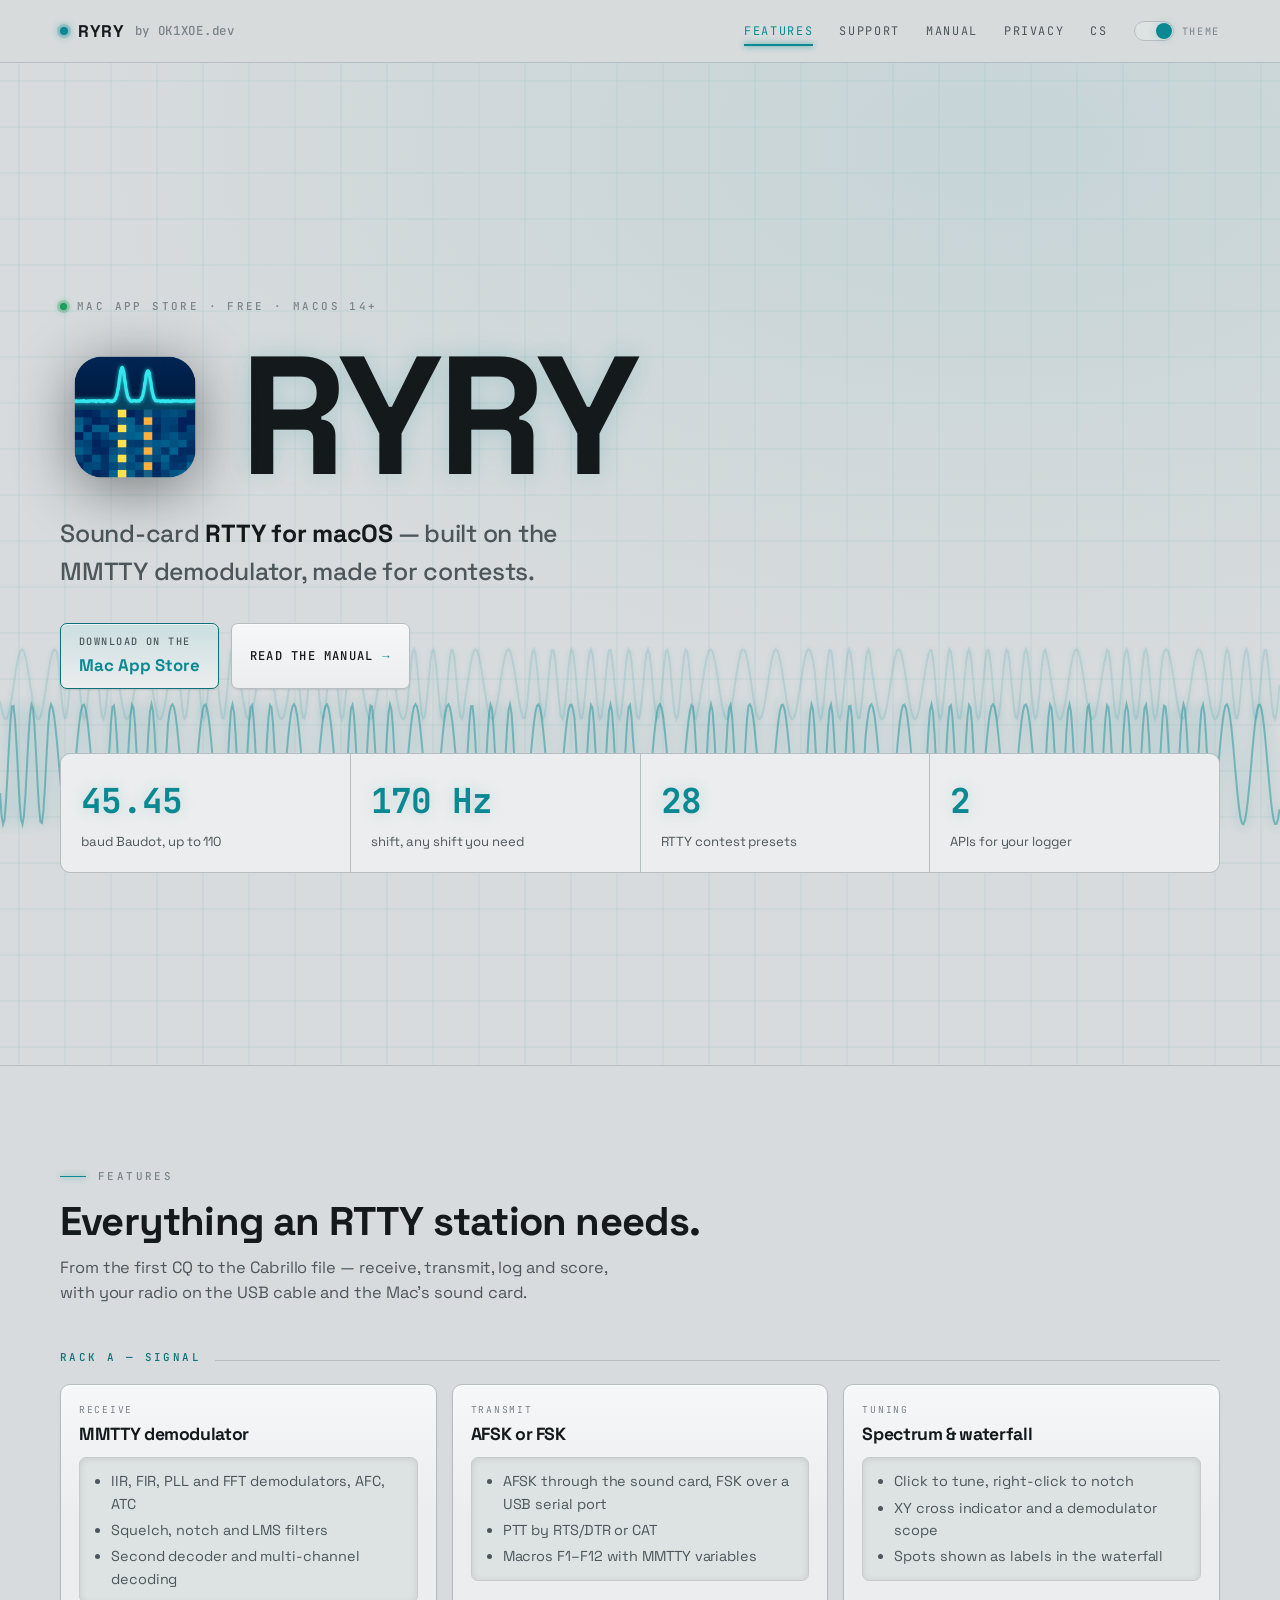
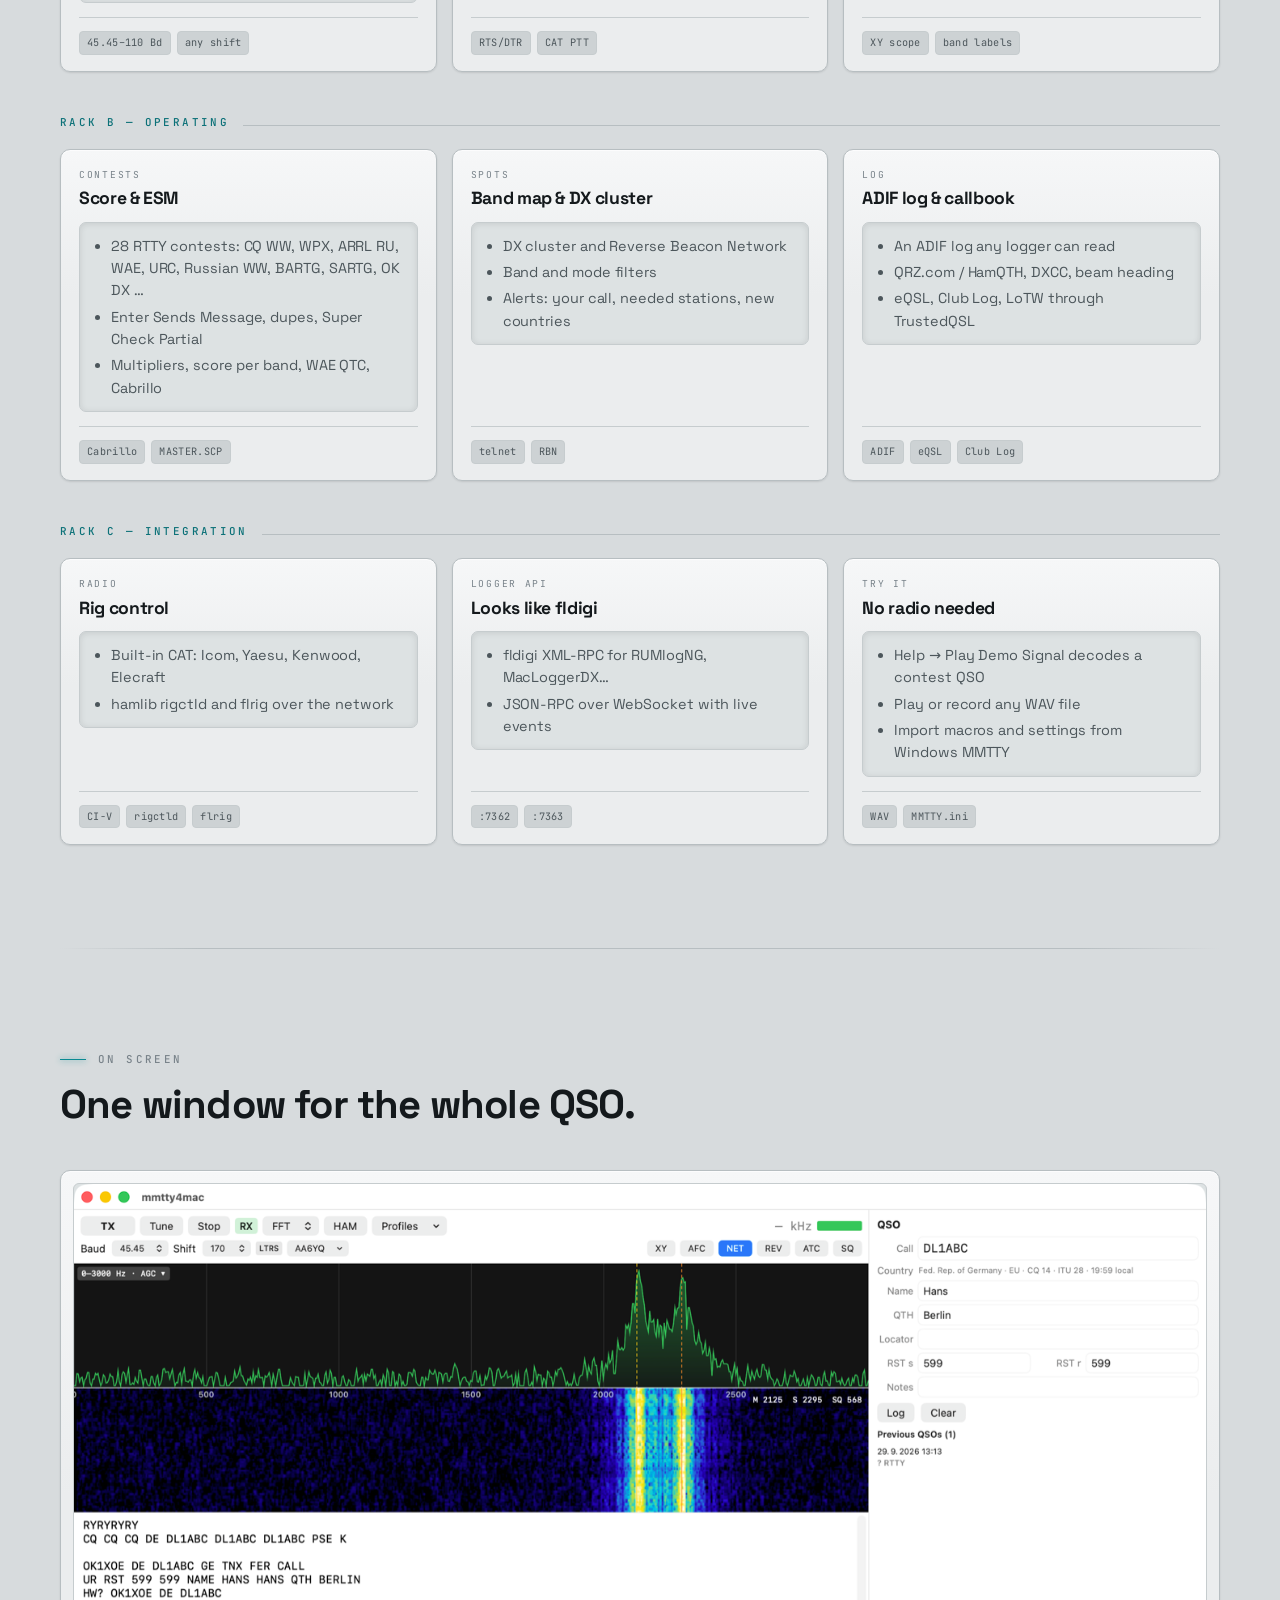
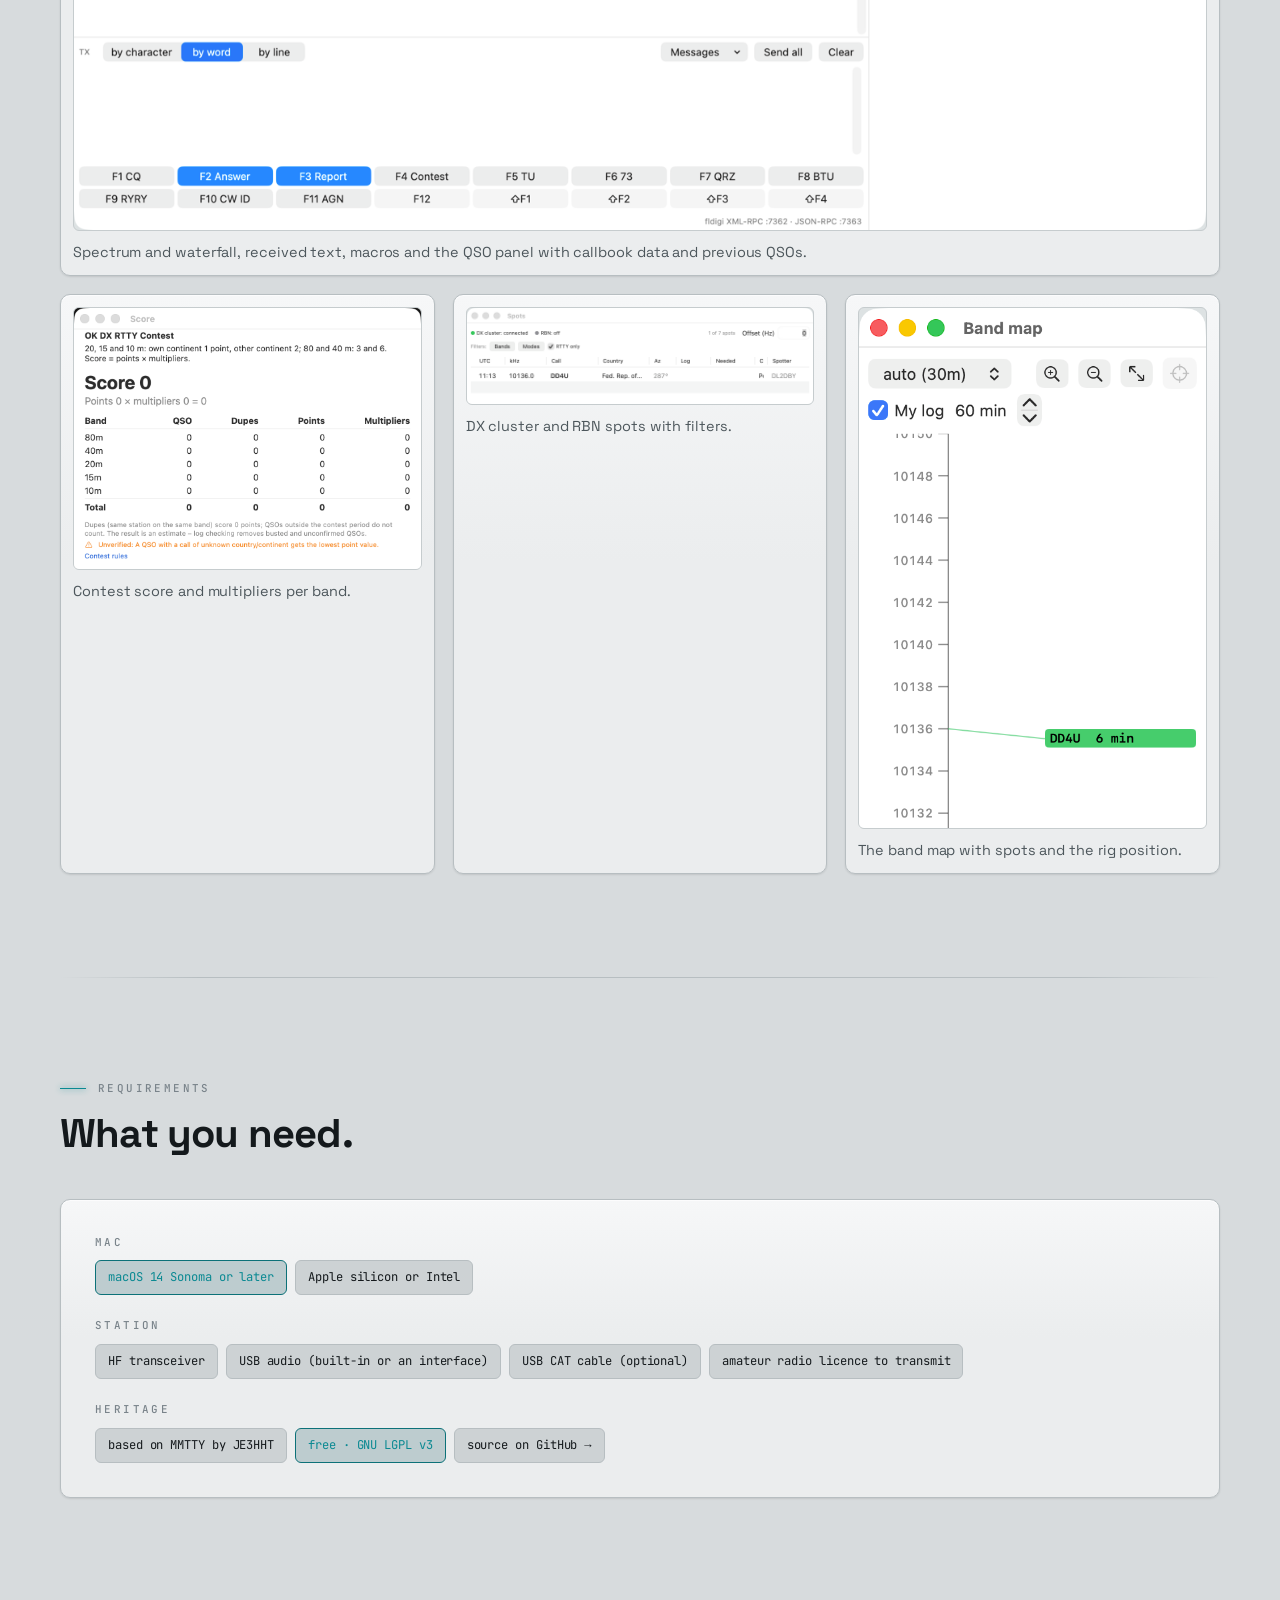
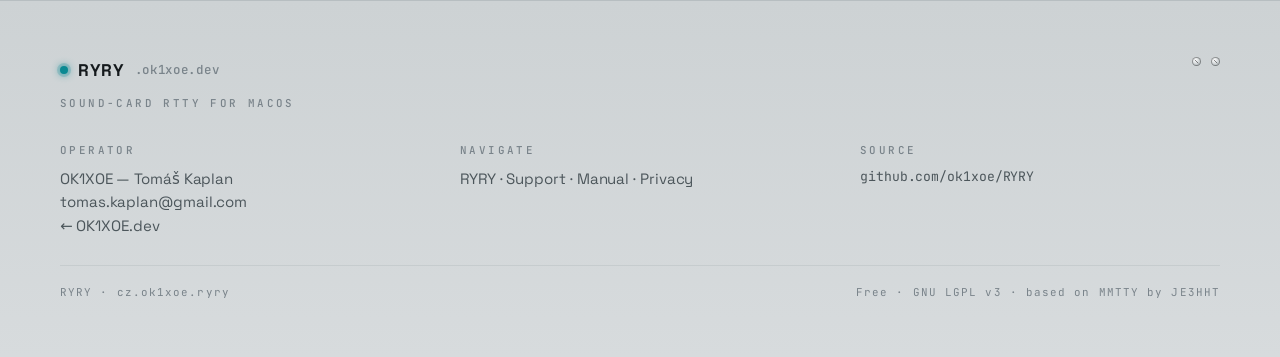
<file: site/index.html>
<!doctype html>
<html lang="en">
<head>
<meta charset="utf-8">
<meta name="viewport" content="width=device-width, initial-scale=1">
<title>RYRY — sound-card RTTY for macOS</title>
<meta name="description" content="RYRY decodes and sends RTTY with your Mac's sound card: MMTTY's demodulator, contest scoring, band map, DX cluster and an fldigi-compatible API. Free on the Mac App Store.">
<meta name="theme-color" content="#0A0C0E">
<link rel="icon" href="img/icon-64.png">
<link rel="alternate" hreflang="cs" href="https://ryry.ok1xoe.dev/cs/">
<link rel="stylesheet" href="css/site.css">
<link rel="stylesheet" href="css/ryry.css">
</head>
<body data-page="index" data-lang="en" data-root=".">
<div id="site-head"></div>

<section class="hero">
  <canvas id="scope" aria-hidden="true"></canvas>
  <div class="shell">
    <div class="kick"><span class="led" aria-hidden="true"></span><span class="silk">Mac App Store · Free · macOS 14+</span></div>
    <div class="brand">
      <img src="img/icon-512.png" alt="RYRY app icon" width="150" height="150">
      <h1 class="wordmark">RYRY</h1>
    </div>
    <p class="claim">Sound-card <b>RTTY for macOS</b> — built on the MMTTY demodulator, made for contests.</p>
    <div class="ctas">
      <!-- replace #appstore with https://apps.apple.com/app/id<number> once the app is approved (site/README.md) -->
      <a class="btn btn-accent btn-store" href="#appstore" id="appstore"><span class="small">Download on the</span><span class="big">Mac App Store</span></a>
      <a class="btn" href="manual/en/index.html">Read the manual <span class="arw" aria-hidden="true">→</span></a>
    </div>
    <div class="readout">
      <div class="cell"><div class="n">45.45</div><div class="k">baud Baudot, up to 110</div></div>
      <div class="cell"><div class="n">170 Hz</div><div class="k">shift, any shift you need</div></div>
      <div class="cell"><div class="n">28</div><div class="k">RTTY contest presets</div></div>
      <div class="cell"><div class="n">2</div><div class="k">APIs for your logger</div></div>
    </div>
  </div>
</section>

<section id="features">
  <div class="shell">
    <div class="sec-head">
      <div class="eyebrow"><span class="silk">Features</span></div>
      <h2>Everything an RTTY station needs.</h2>
      <p class="sub">From the first CQ to the Cabrillo file — receive, transmit, log and score, with your radio on the USB cable and the Mac's sound card.</p>
    </div>
    <div class="rack-label"><span class="silk silk-sig">Rack A — Signal</span><span class="ln"></span></div>
    <div class="rack">
      <div class="module static"><div><div class="cat">Receive</div><div class="head"><h3>MMTTY demodulator</h3></div></div>
        <div class="screen"><ul><li>IIR, FIR, PLL and FFT demodulators, AFC, ATC</li><li>Squelch, notch and LMS filters</li><li>Second decoder and multi-channel decoding</li></ul></div>
        <div class="foot"><span class="connectors"><span class="conn">45.45–110 Bd</span><span class="conn">any shift</span></span></div></div>
      <div class="module static"><div><div class="cat">Transmit</div><div class="head"><h3>AFSK or FSK</h3></div></div>
        <div class="screen"><ul><li>AFSK through the sound card, FSK over a USB serial port</li><li>PTT by RTS/DTR or CAT</li><li>Macros F1–F12 with MMTTY variables</li></ul></div>
        <div class="foot"><span class="connectors"><span class="conn">RTS/DTR</span><span class="conn">CAT PTT</span></span></div></div>
      <div class="module static"><div><div class="cat">Tuning</div><div class="head"><h3>Spectrum &amp; waterfall</h3></div></div>
        <div class="screen"><ul><li>Click to tune, right-click to notch</li><li>XY cross indicator and a demodulator scope</li><li>Spots shown as labels in the waterfall</li></ul></div>
        <div class="foot"><span class="connectors"><span class="conn">XY scope</span><span class="conn">band labels</span></span></div></div>
    </div>
    <div class="rack-label"><span class="silk silk-sig">Rack B — Operating</span><span class="ln"></span></div>
    <div class="rack">
      <div class="module static"><div><div class="cat">Contests</div><div class="head"><h3>Score &amp; ESM</h3></div></div>
        <div class="screen"><ul><li>28 RTTY contests: CQ WW, WPX, ARRL RU, WAE, URC, Russian WW, BARTG, SARTG, OK DX …</li><li>Enter Sends Message, dupes, Super Check Partial</li><li>Multipliers, score per band, WAE QTC, Cabrillo</li></ul></div>
        <div class="foot"><span class="connectors"><span class="conn">Cabrillo</span><span class="conn">MASTER.SCP</span></span></div></div>
      <div class="module static"><div><div class="cat">Spots</div><div class="head"><h3>Band map &amp; DX cluster</h3></div></div>
        <div class="screen"><ul><li>DX cluster and Reverse Beacon Network</li><li>Band and mode filters</li><li>Alerts: your call, needed stations, new countries</li></ul></div>
        <div class="foot"><span class="connectors"><span class="conn">telnet</span><span class="conn">RBN</span></span></div></div>
      <div class="module static"><div><div class="cat">Log</div><div class="head"><h3>ADIF log &amp; callbook</h3></div></div>
        <div class="screen"><ul><li>An ADIF log any logger can read</li><li>QRZ.com / HamQTH, DXCC, beam heading</li><li>eQSL, Club Log, LoTW through TrustedQSL</li></ul></div>
        <div class="foot"><span class="connectors"><span class="conn">ADIF</span><span class="conn">eQSL</span><span class="conn">Club Log</span></span></div></div>
    </div>
    <div class="rack-label"><span class="silk silk-sig">Rack C — Integration</span><span class="ln"></span></div>
    <div class="rack">
      <div class="module static"><div><div class="cat">Radio</div><div class="head"><h3>Rig control</h3></div></div>
        <div class="screen"><ul><li>Built-in CAT: Icom, Yaesu, Kenwood, Elecraft</li><li>hamlib rigctld and flrig over the network</li></ul></div>
        <div class="foot"><span class="connectors"><span class="conn">CI-V</span><span class="conn">rigctld</span><span class="conn">flrig</span></span></div></div>
      <div class="module static"><div><div class="cat">Logger API</div><div class="head"><h3>Looks like fldigi</h3></div></div>
        <div class="screen"><ul><li>fldigi XML-RPC for RUMlogNG, MacLoggerDX…</li><li>JSON-RPC over WebSocket with live events</li></ul></div>
        <div class="foot"><span class="connectors"><span class="conn">:7362</span><span class="conn">:7363</span></span></div></div>
      <div class="module static"><div><div class="cat">Try it</div><div class="head"><h3>No radio needed</h3></div></div>
        <div class="screen"><ul><li>Help → Play Demo Signal decodes a contest QSO</li><li>Play or record any WAV file</li><li>Import macros and settings from Windows MMTTY</li></ul></div>
        <div class="foot"><span class="connectors"><span class="conn">WAV</span><span class="conn">MMTTY.ini</span></span></div></div>
    </div>
  </div>
</section>

<div class="shell"><hr class="divider"></div>

<section id="screens">
  <div class="shell">
    <div class="sec-head">
      <div class="eyebrow"><span class="silk">On screen</span></div>
      <h2>One window for the whole QSO.</h2>
    </div>
    <div class="screens">
      <figure class="faceplate shot"><img src="manual/img/en-main.png" alt="RYRY main window: spectrum, waterfall, received text, macros and the QSO panel" loading="lazy">
        <figcaption>Spectrum and waterfall, received text, macros and the QSO panel with callbook data and previous QSOs.</figcaption></figure>
      <div class="row3">
        <figure class="faceplate shot"><img src="manual/img/en-score.png" alt="Contest score window" loading="lazy"><figcaption>Contest score and multipliers per band.</figcaption></figure>
        <figure class="faceplate shot"><img src="manual/img/en-spots.png" alt="DX cluster spots window" loading="lazy"><figcaption>DX cluster and RBN spots with filters.</figcaption></figure>
        <figure class="faceplate shot"><img src="manual/img/en-bandmap.png" alt="Band map window" loading="lazy"><figcaption>The band map with spots and the rig position.</figcaption></figure>
      </div>
    </div>
  </div>
</section>

<div class="shell"><hr class="divider"></div>

<section id="requirements">
  <div class="shell">
    <div class="sec-head">
      <div class="eyebrow"><span class="silk">Requirements</span></div>
      <h2>What you need.</h2>
    </div>
    <div class="faceplate patchbay">
      <div class="grp"><div class="silk">Mac</div><div class="chips"><span class="chip key">macOS 14 Sonoma or later</span><span class="chip">Apple silicon or Intel</span></div></div>
      <div class="grp"><div class="silk">Station</div><div class="chips"><span class="chip">HF transceiver</span><span class="chip">USB audio (built-in or an interface)</span><span class="chip">USB CAT cable (optional)</span><span class="chip">amateur radio licence to transmit</span></div></div>
      <div class="grp"><div class="silk">Heritage</div><div class="chips"><span class="chip">based on MMTTY by JE3HHT</span><span class="chip key">free · GNU LGPL v3</span><a class="chip" href="https://github.com/ok1xoe/RYRY">source on GitHub →</a></div></div>
    </div>
  </div>
</section>

<div id="site-foot"></div>
<script src="js/site.js"></script>
</body>
</html>
</file>
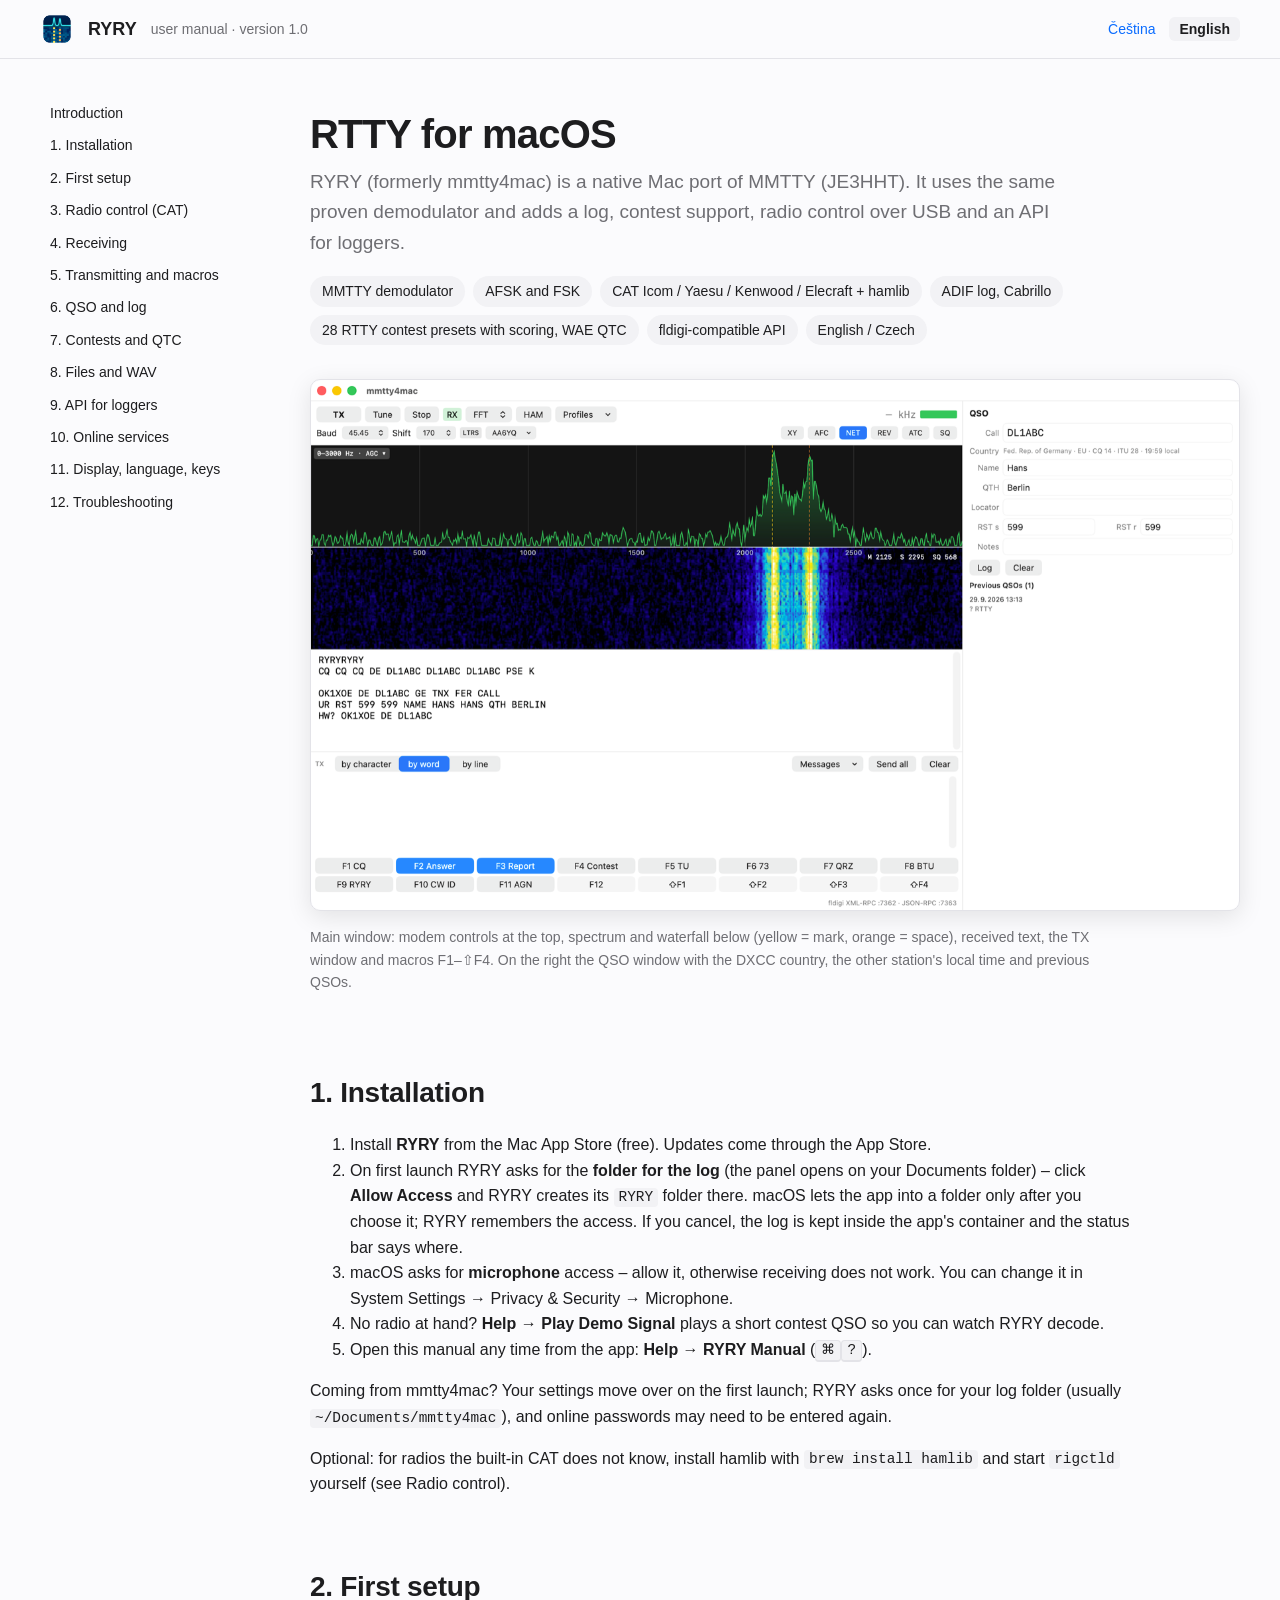
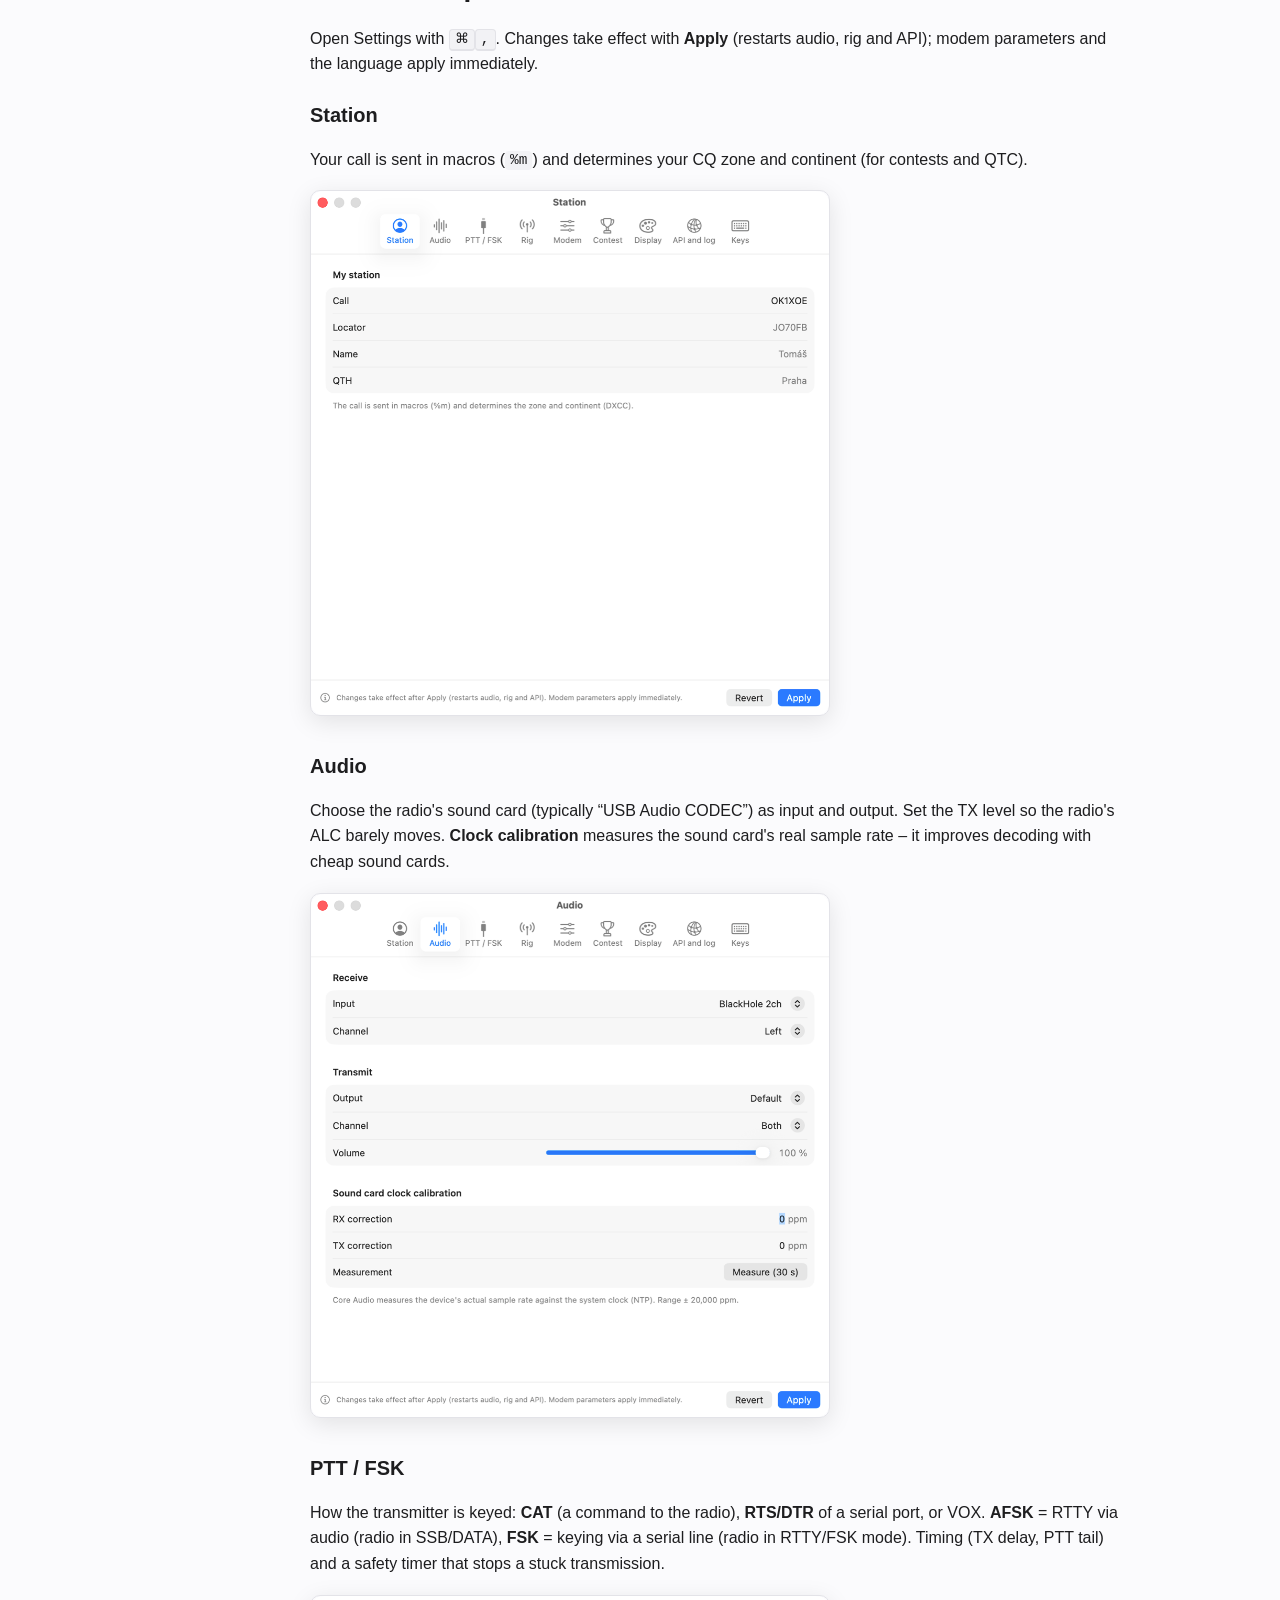
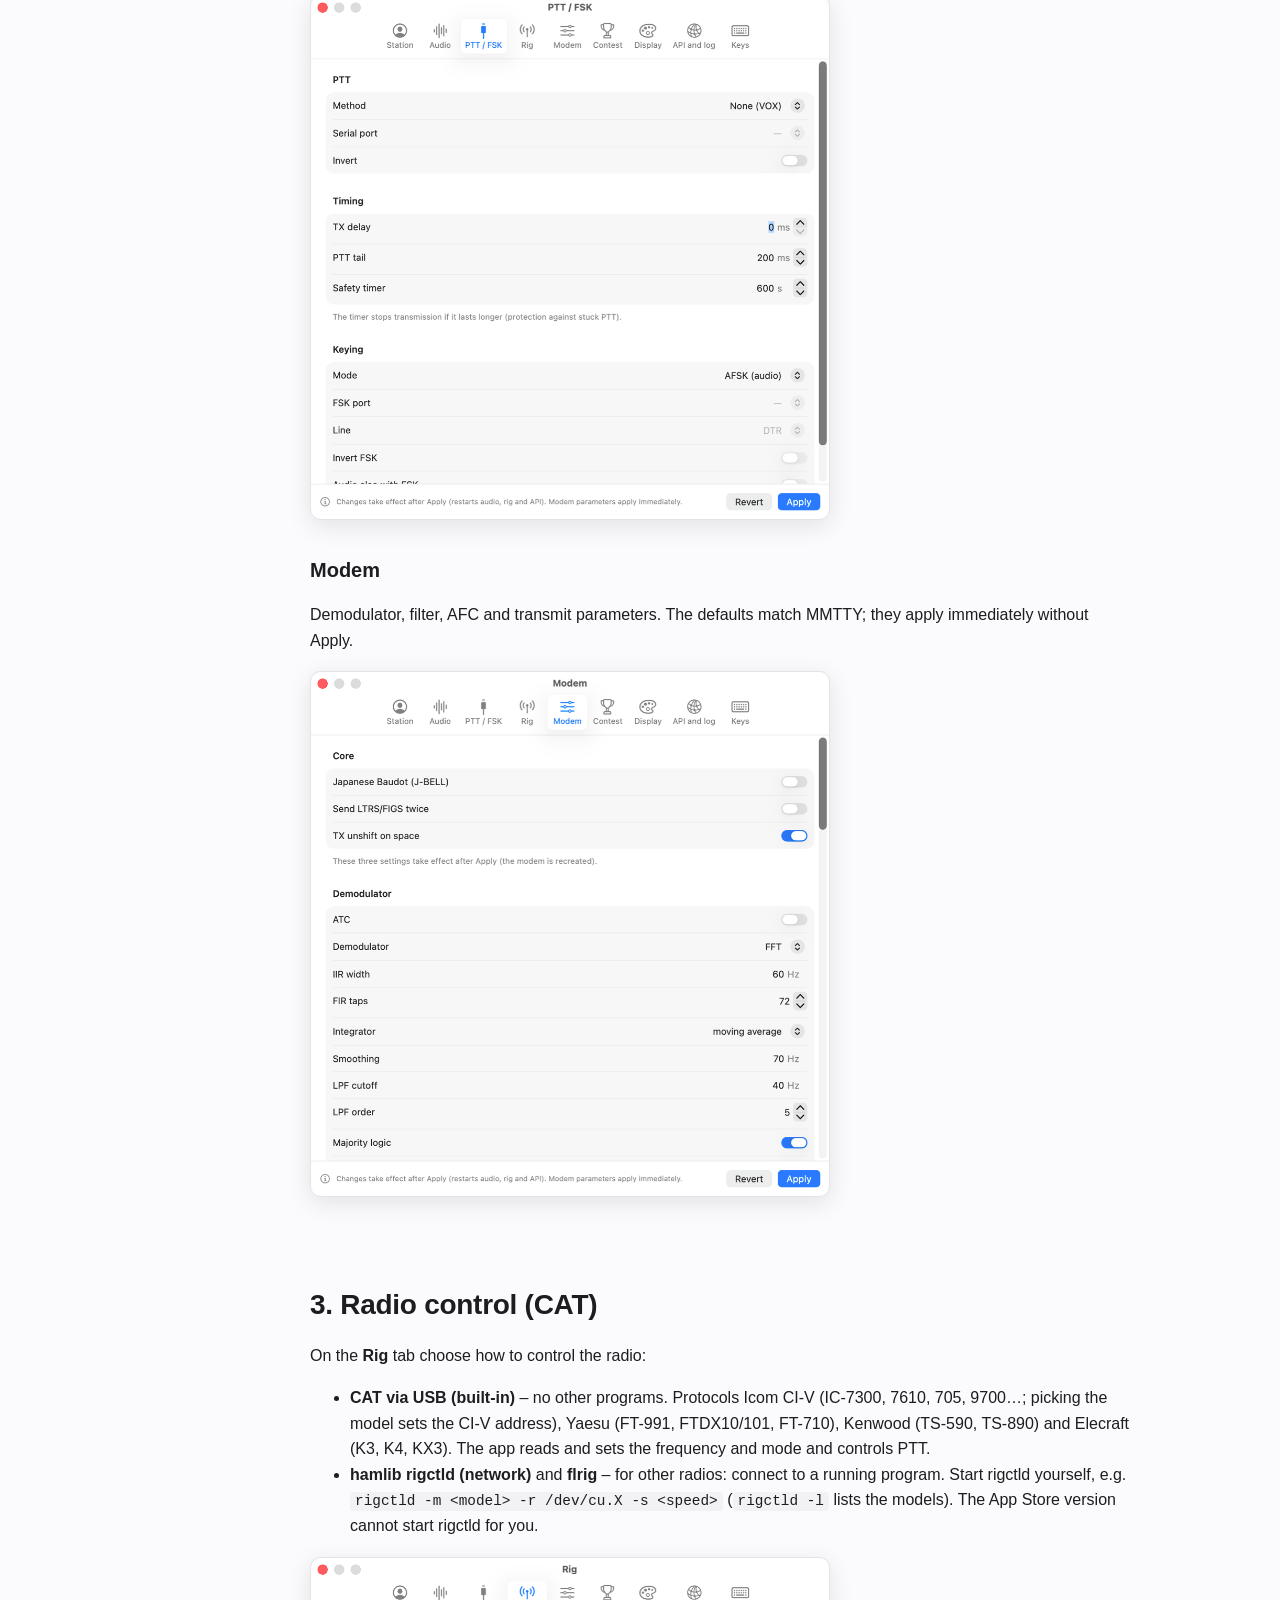
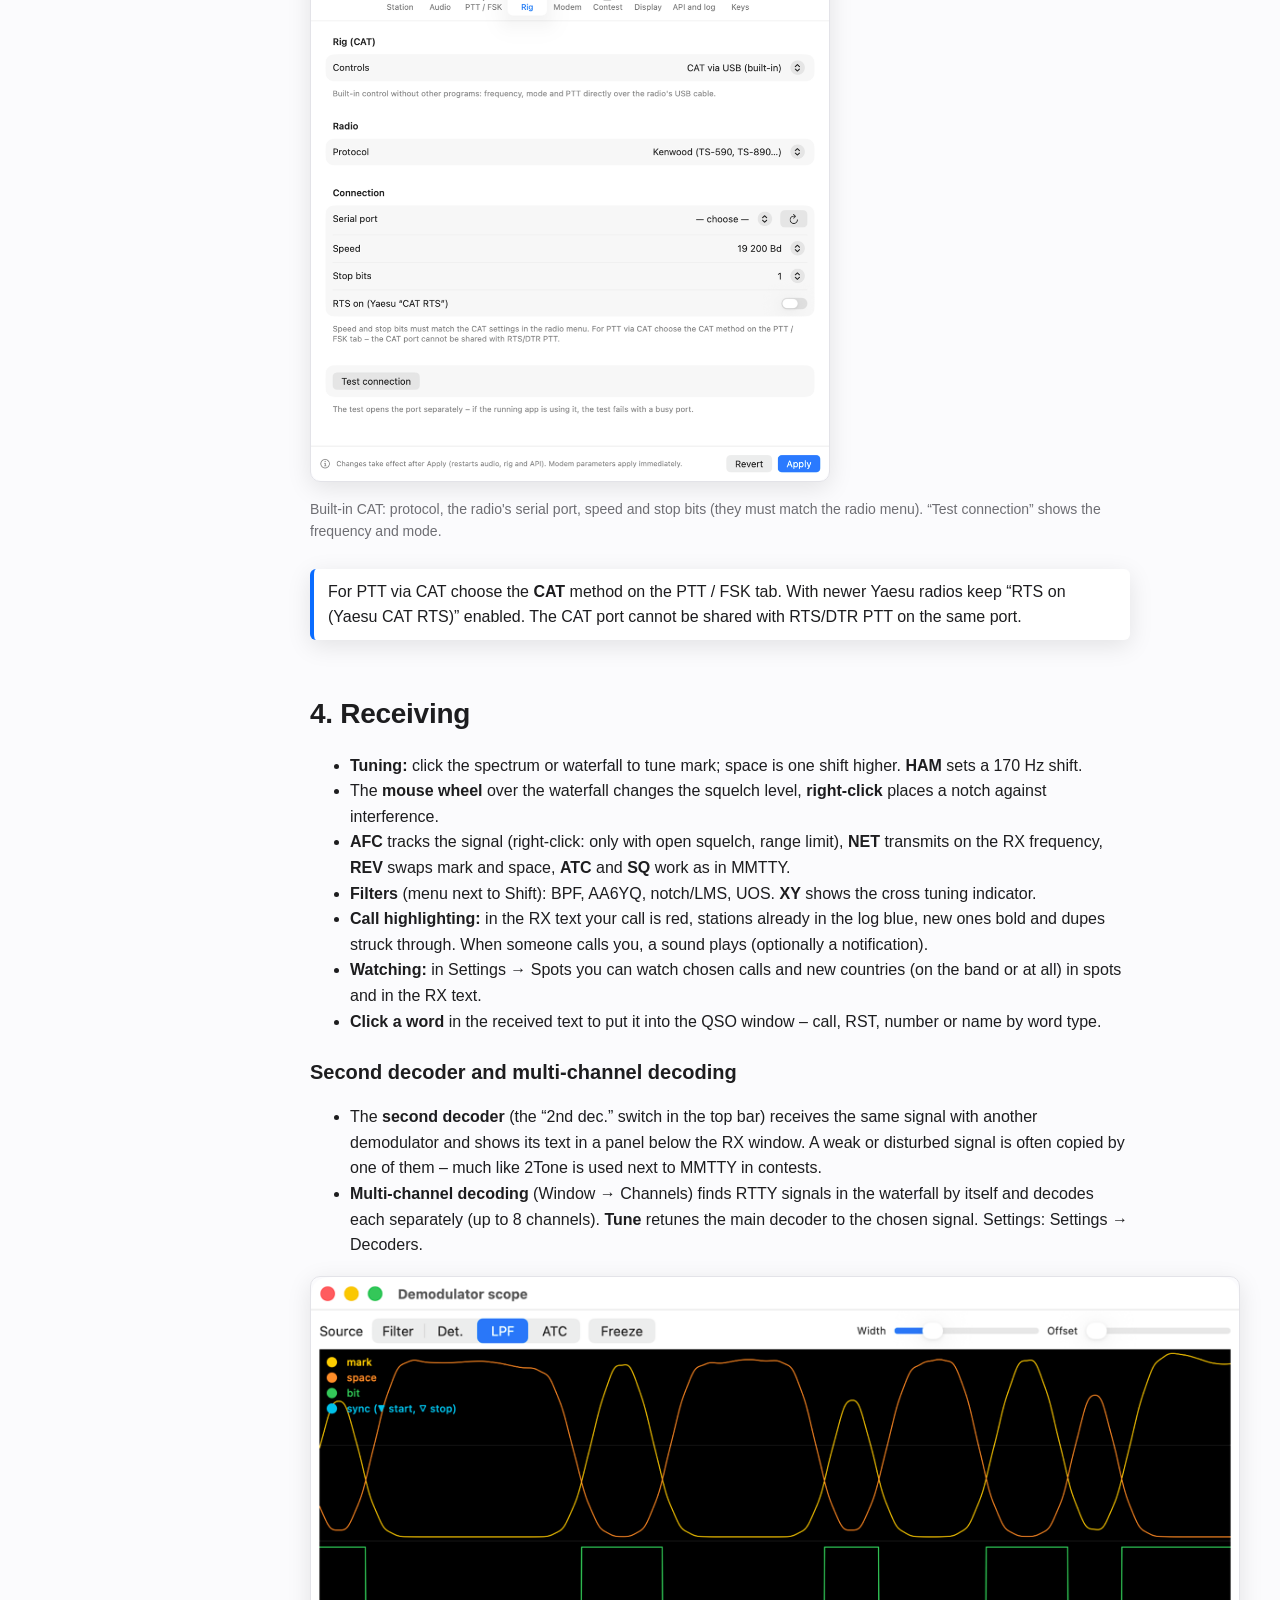
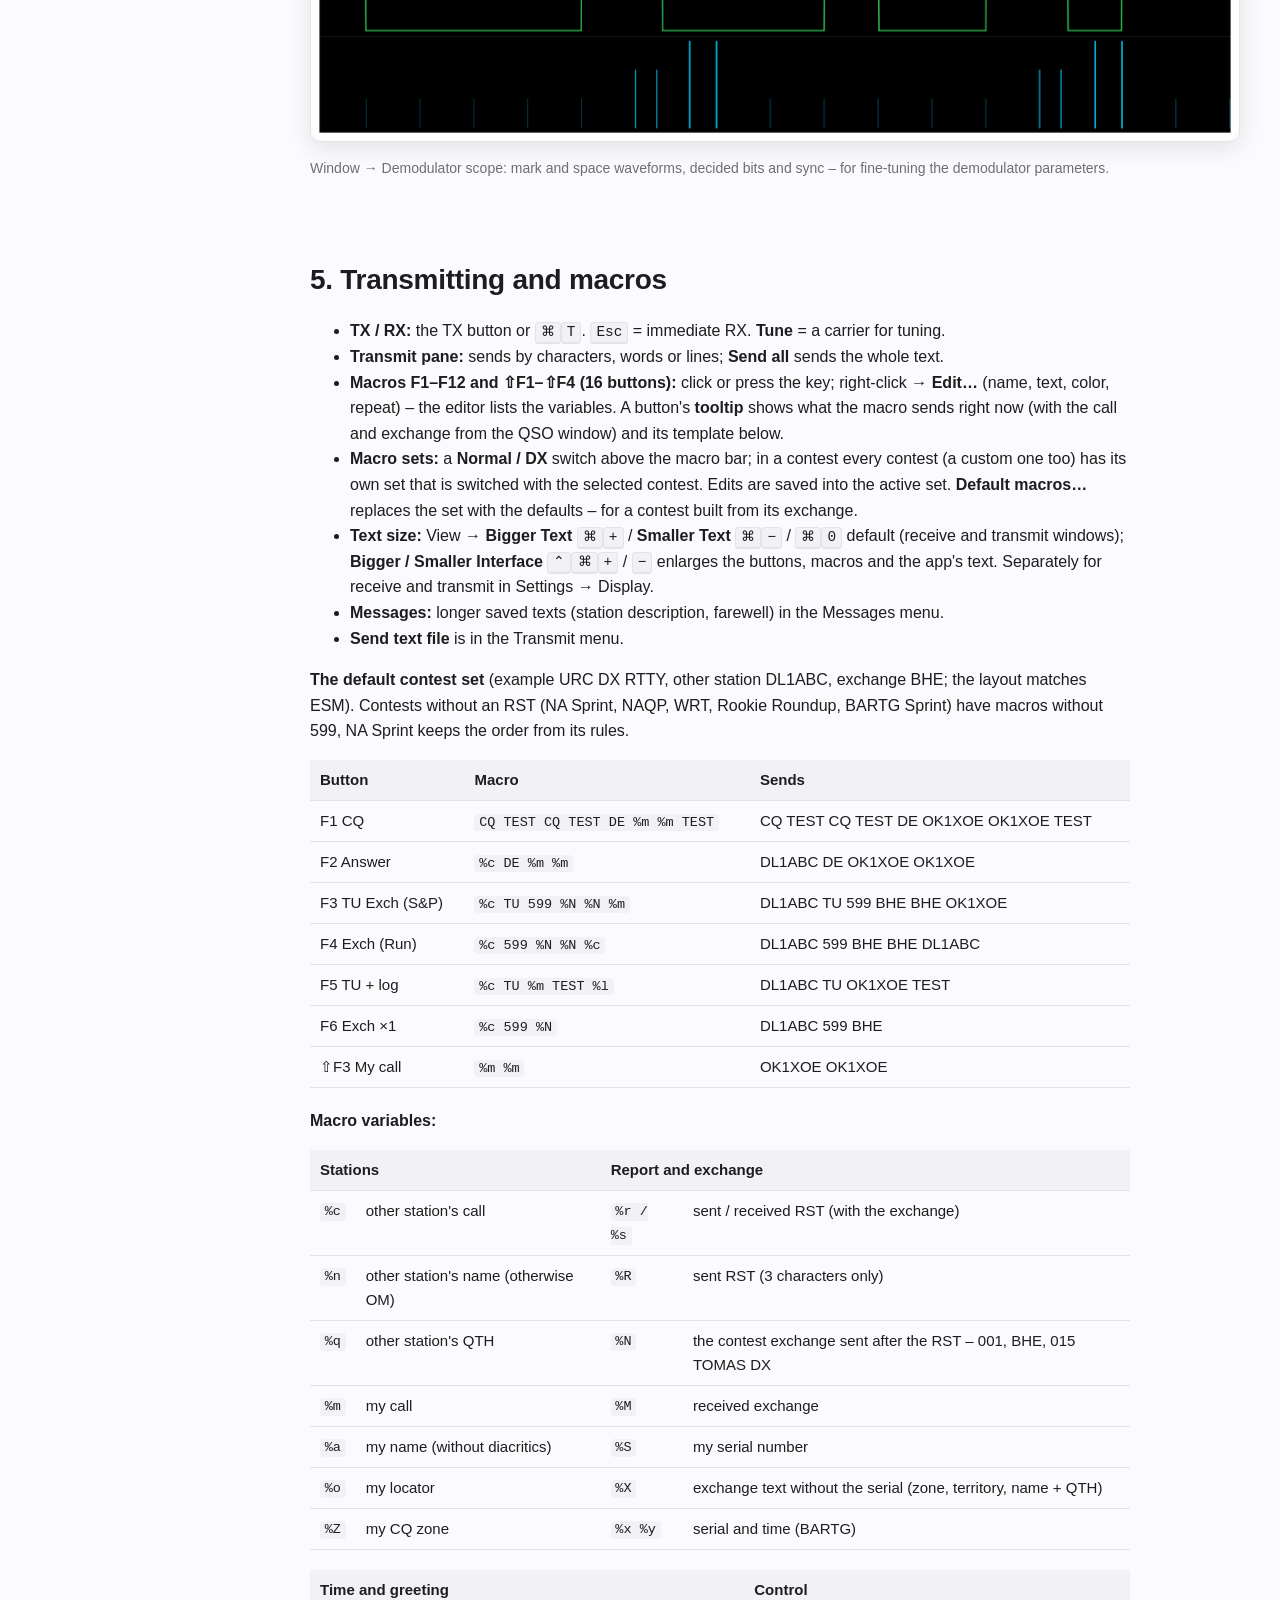
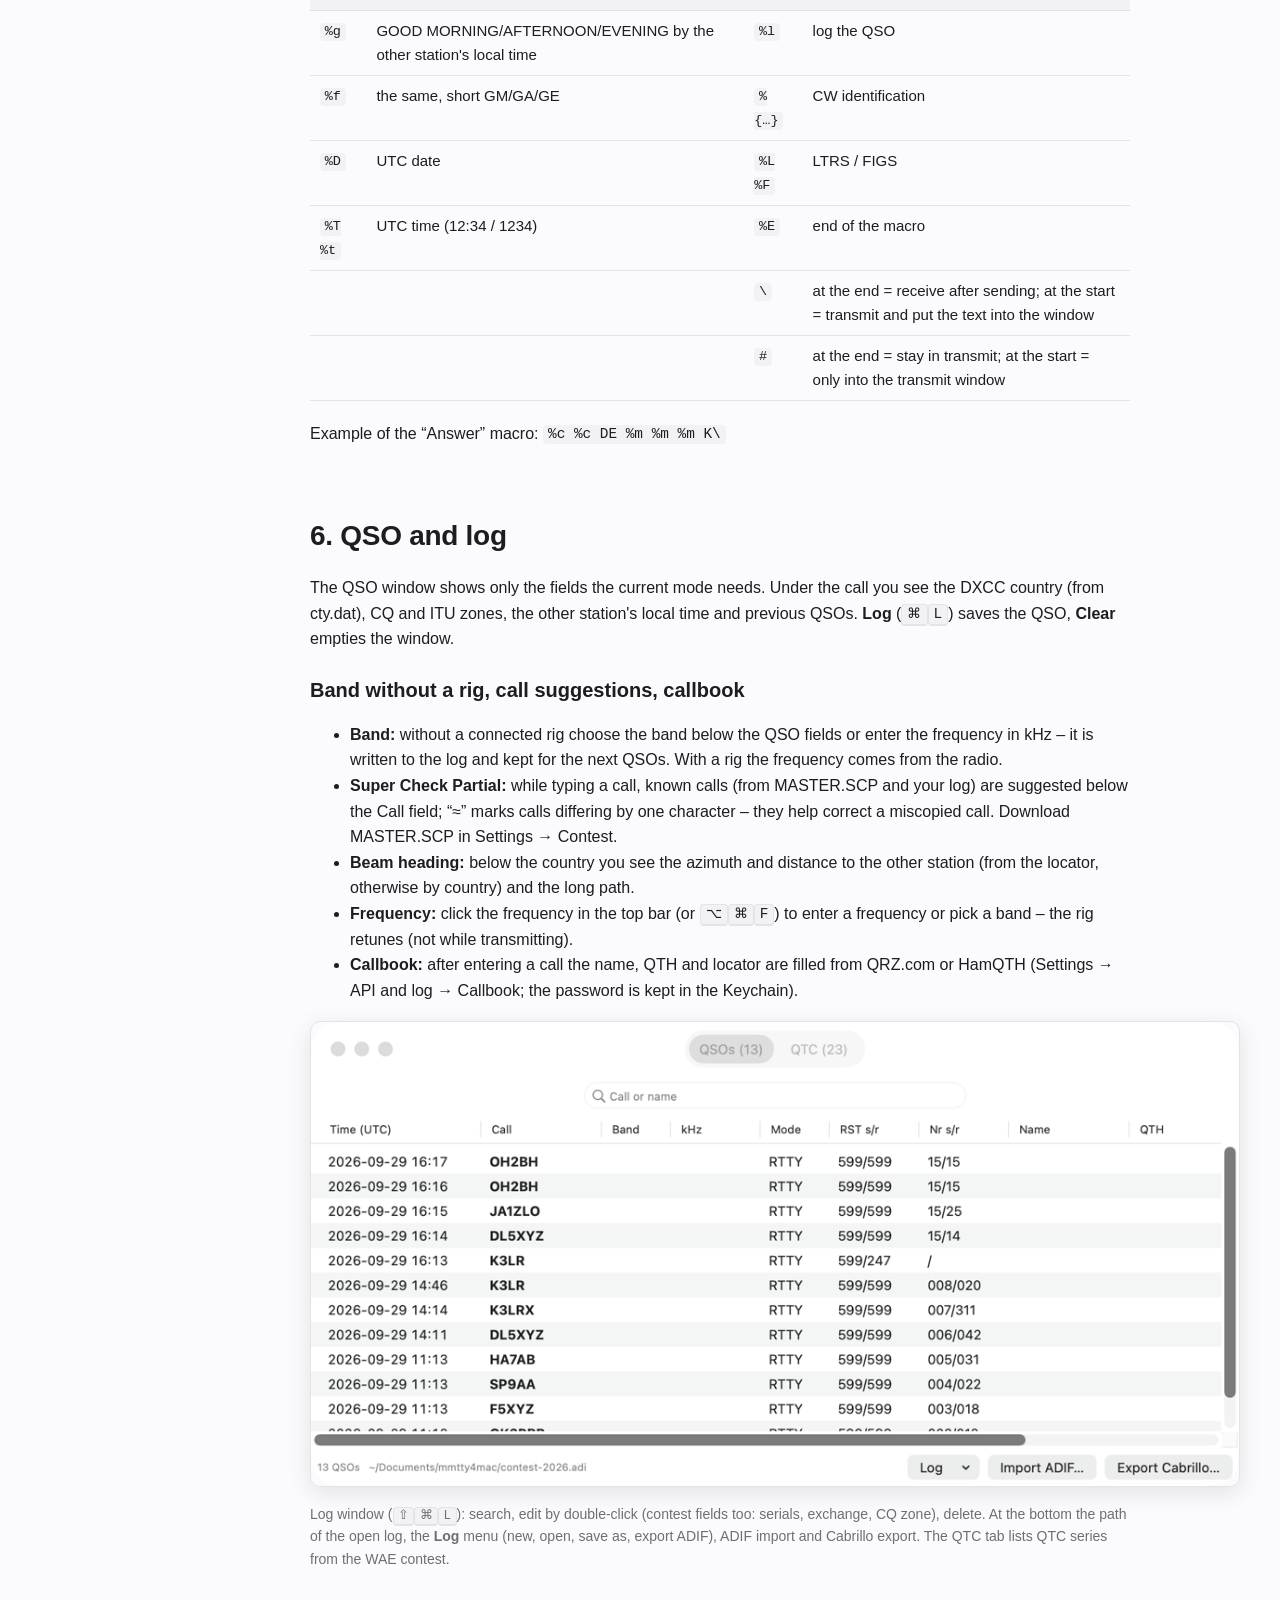
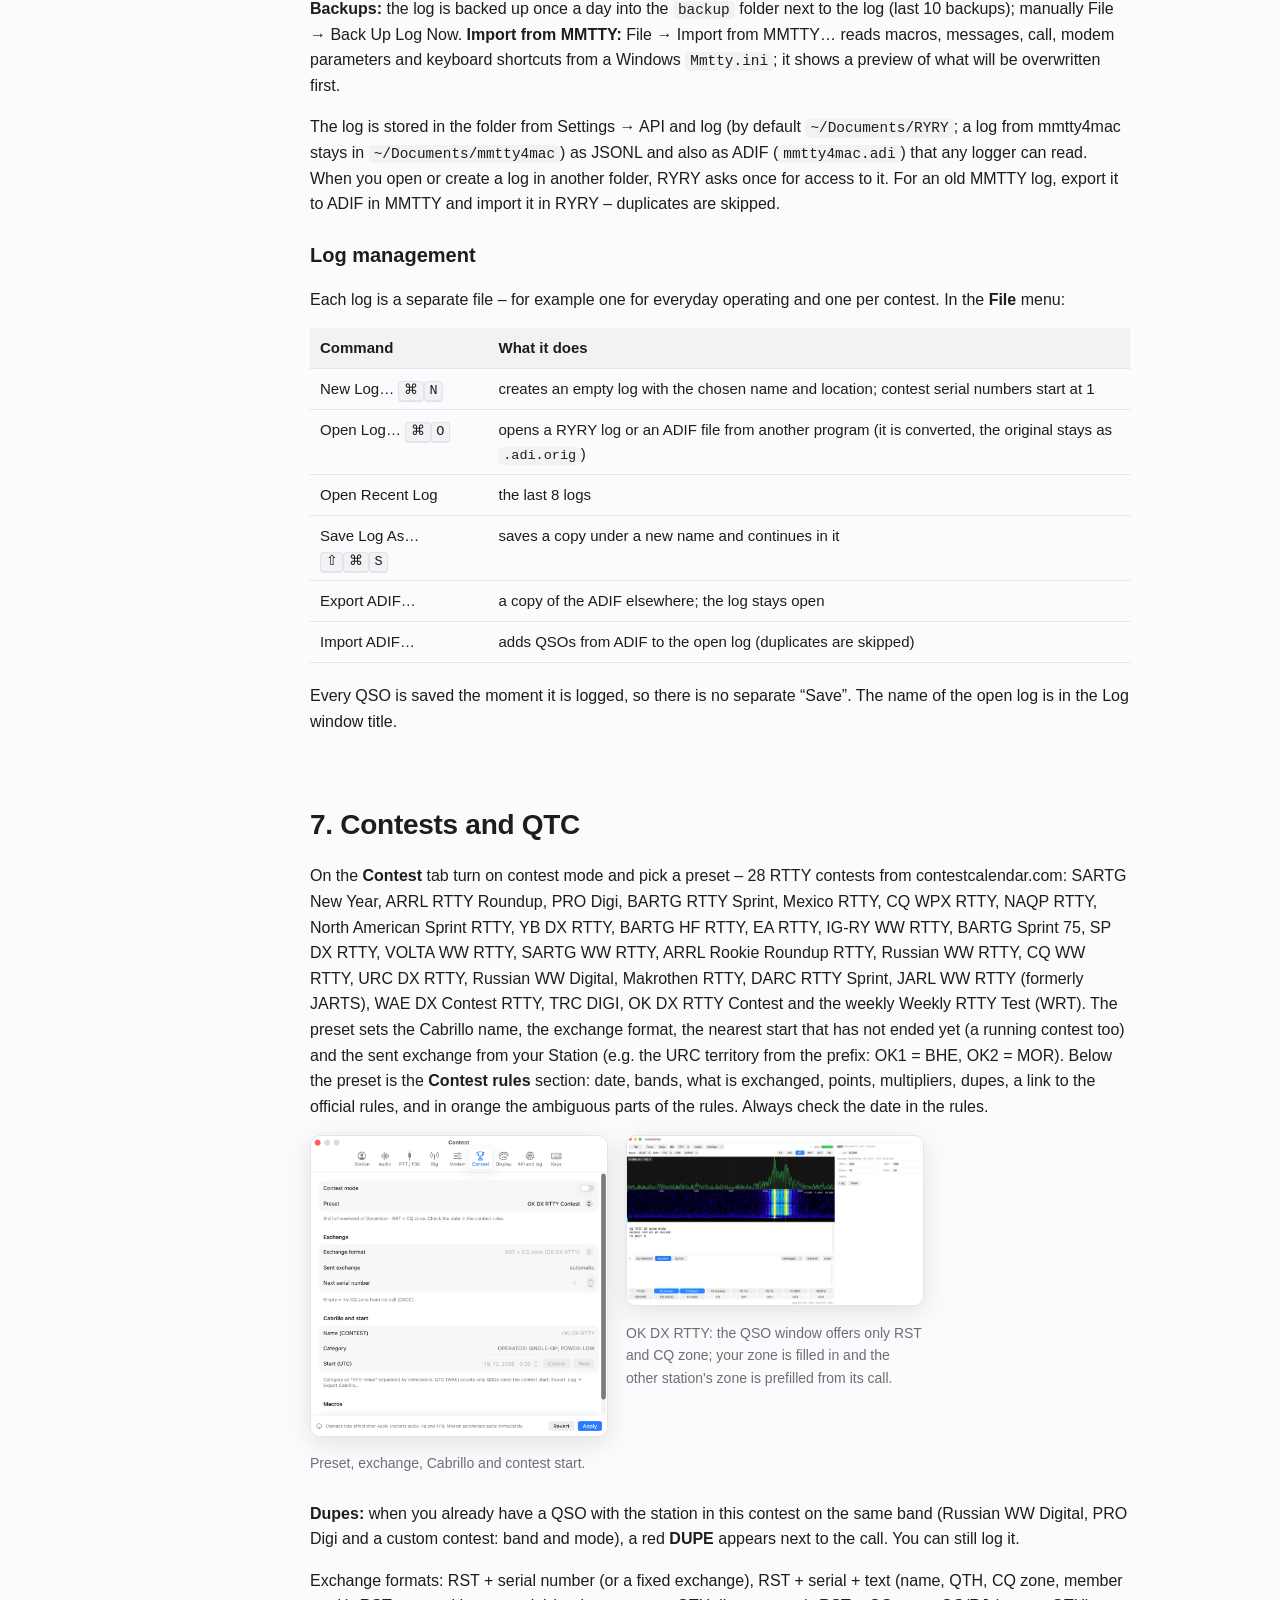
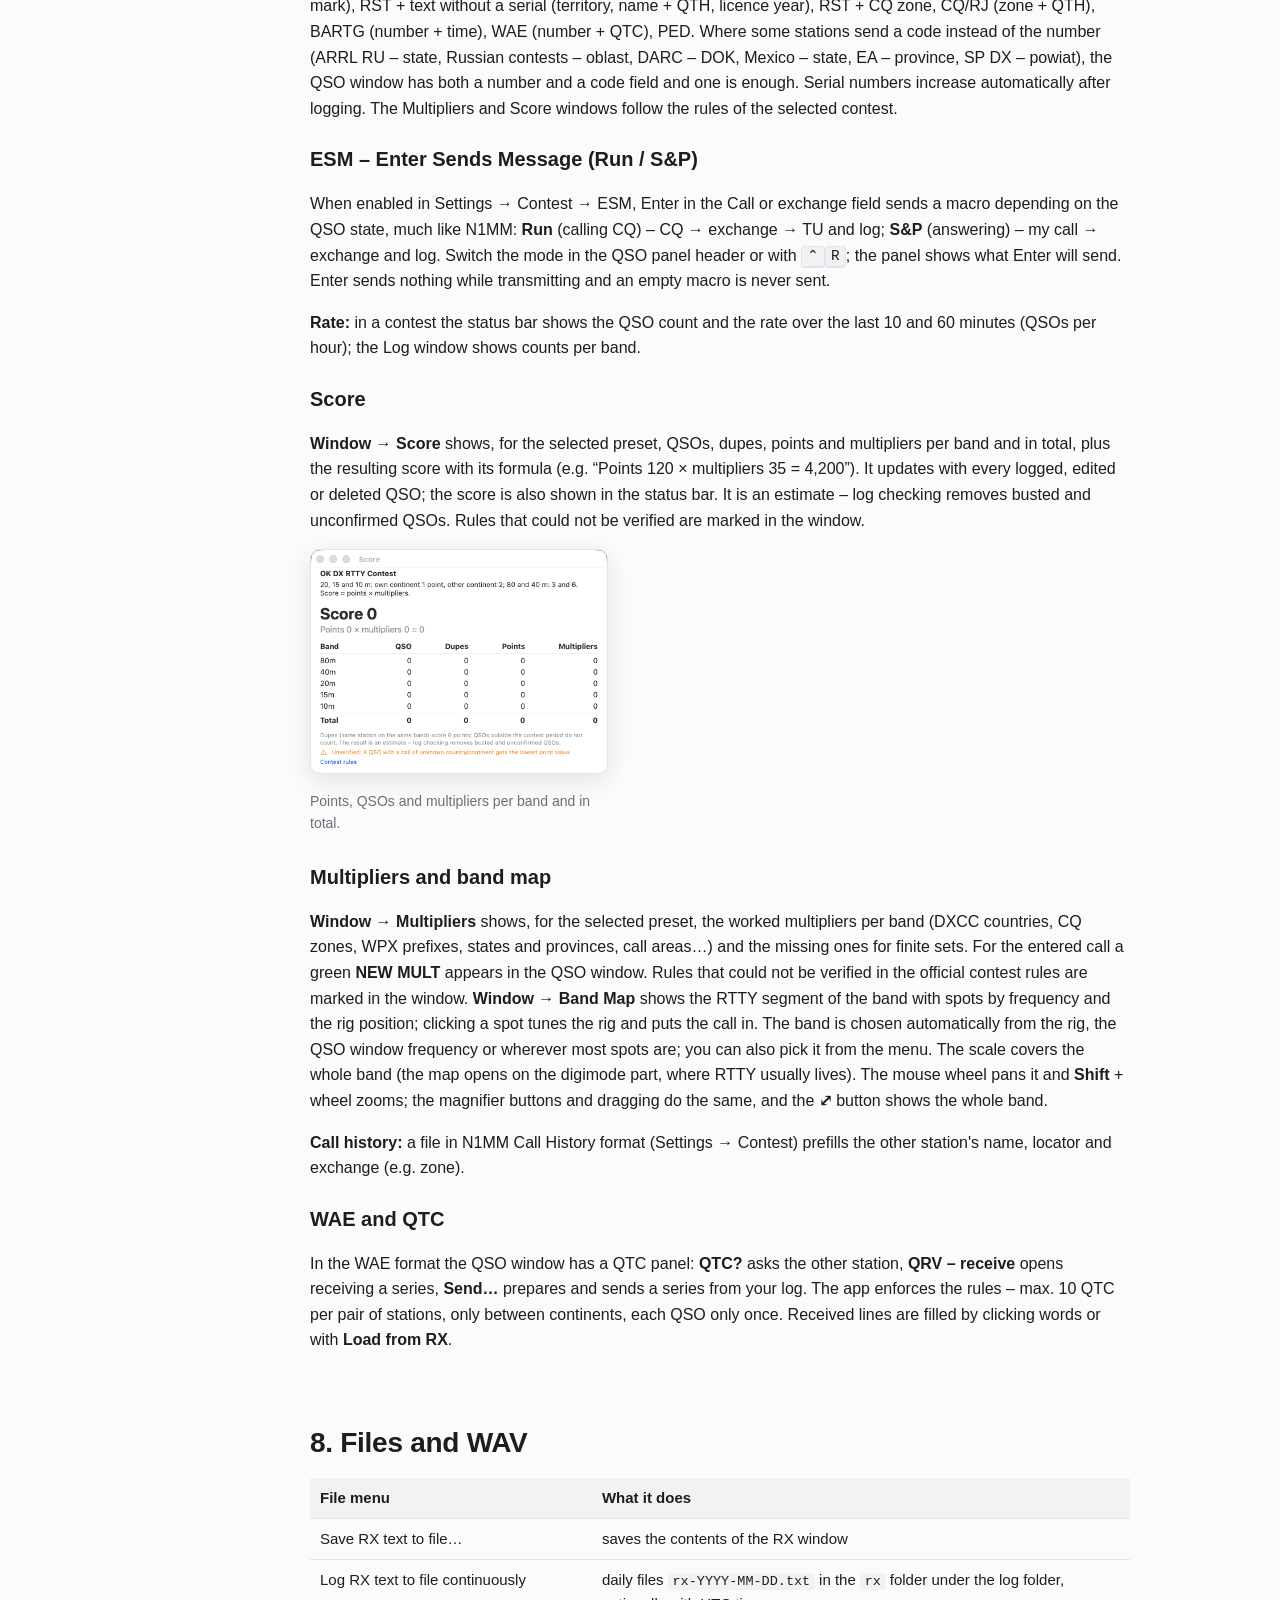
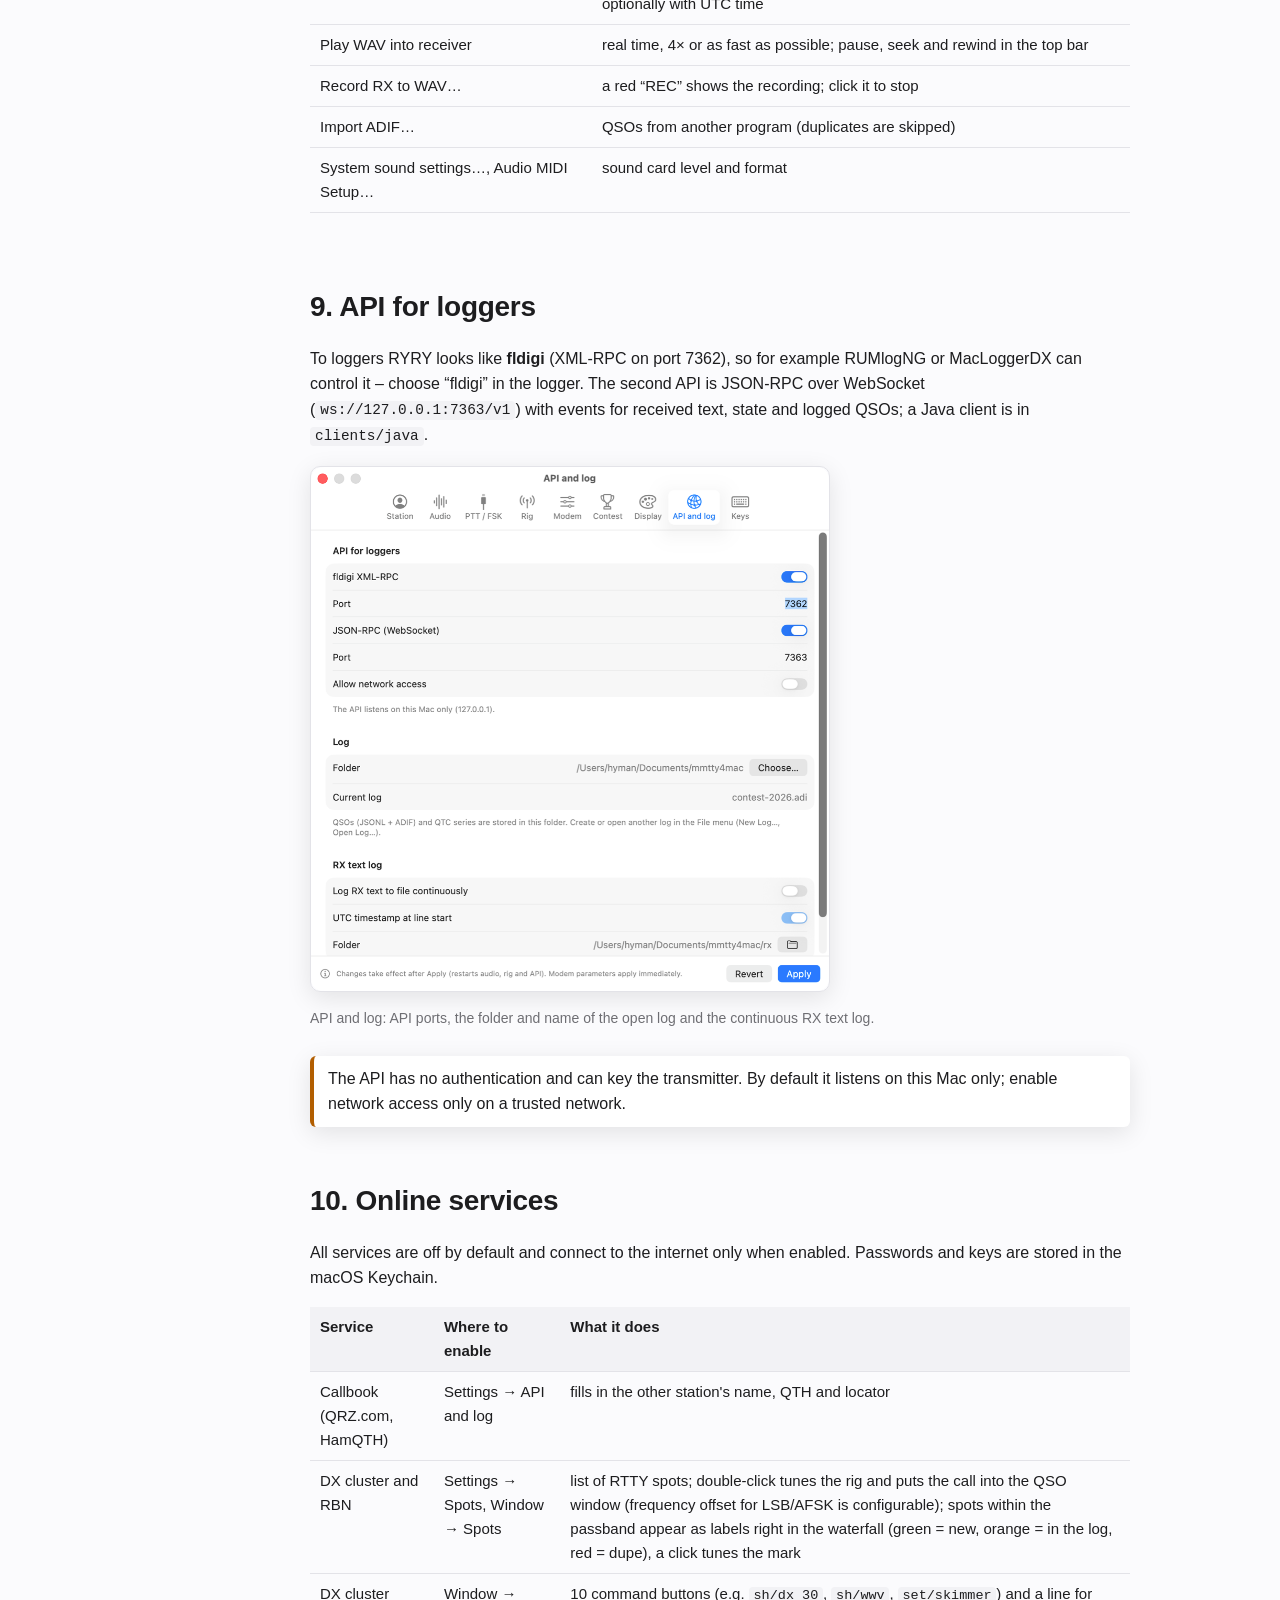
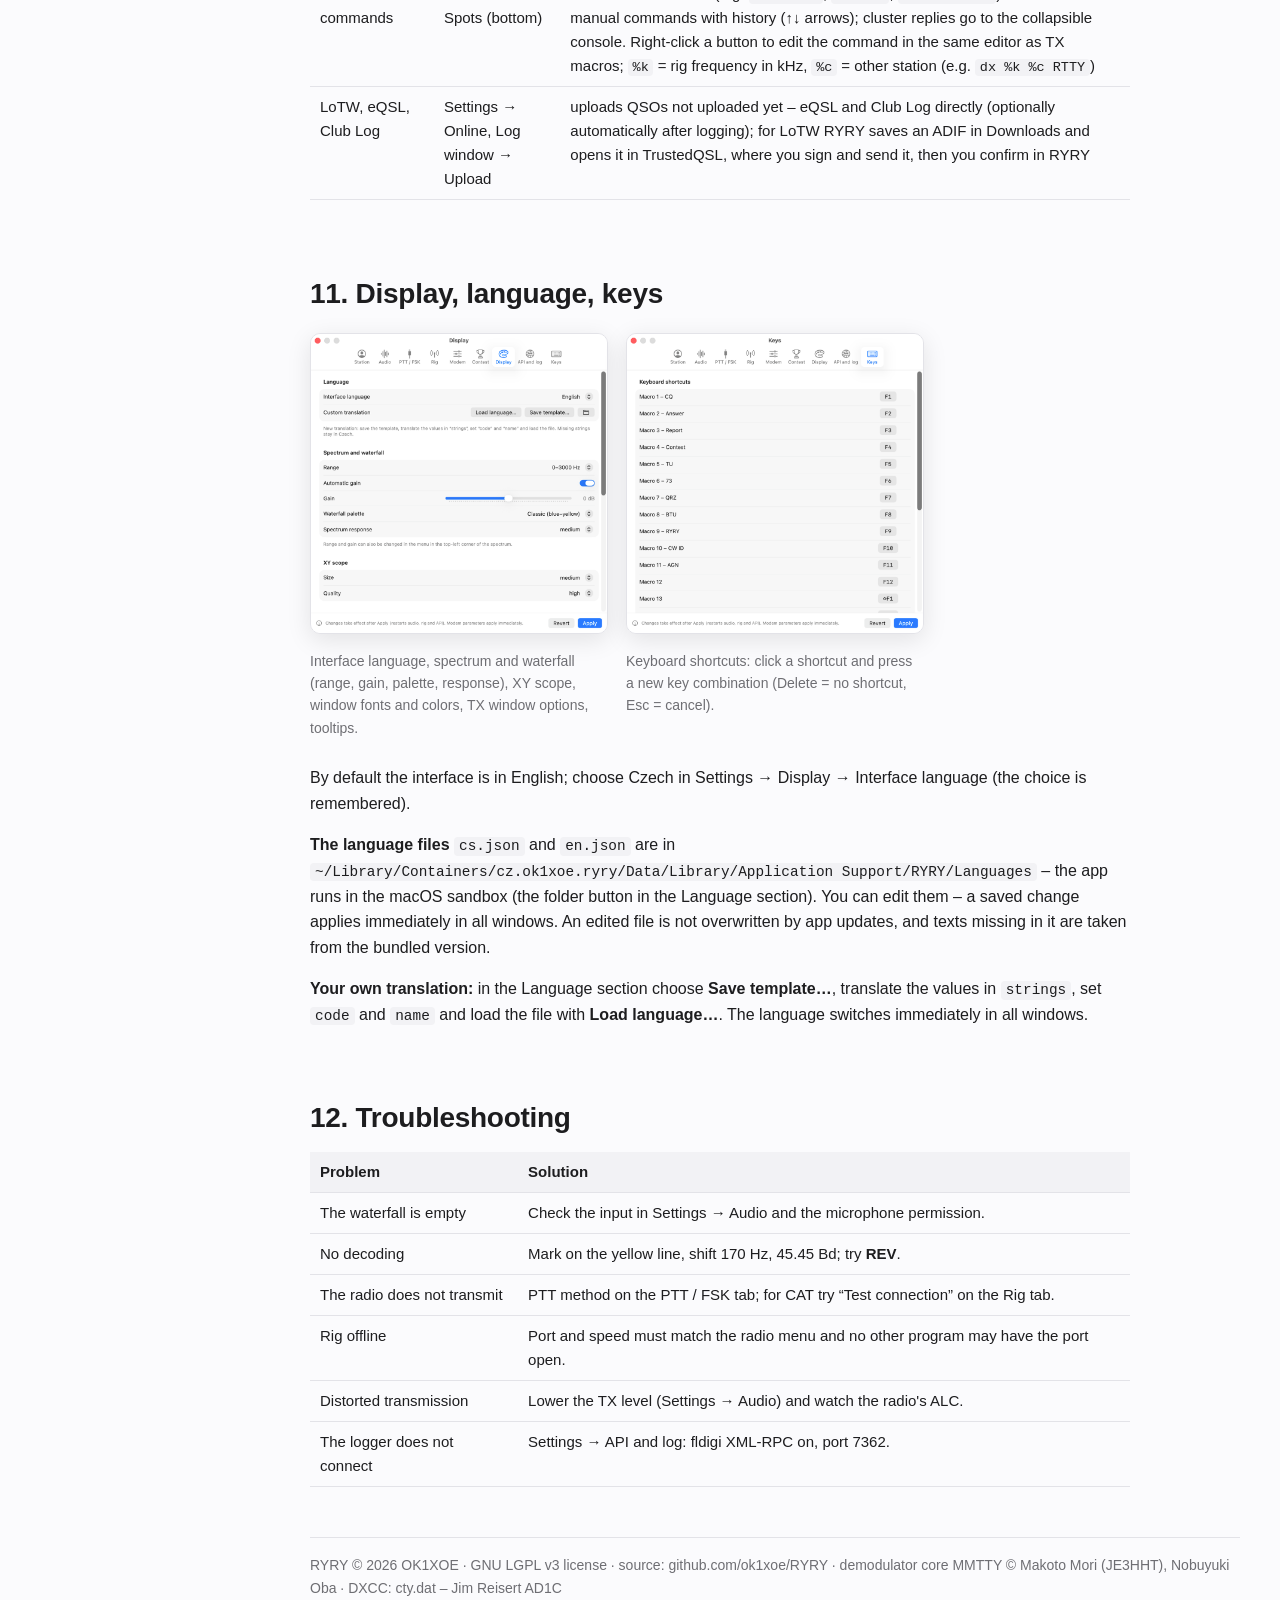
<file: docs/html/index.html>
<!doctype html>
<html lang="en">
<head>
<meta charset="utf-8">
<meta name="viewport" content="width=device-width, initial-scale=1">
<title>RYRY – documentation / dokumentace</title>
<link rel="stylesheet" href="style.css">
<link rel="icon" href="img/icon.png">
<script>
  // English by default; Czech and Slovak browsers get the Czech manual / angličtina výchozí, česky pro cs a sk
  var cs = (navigator.languages || [navigator.language]).some(function (l) { return /^(cs|sk)/i.test(l); });
  location.replace(cs ? "cs/index.html" : "en/index.html");
</script>
</head>
<body>
<main style="max-width:600px;margin:80px auto;padding:0 20px;text-align:center">
  <img src="img/icon.png" alt="" width="96" height="96">
  <h1>RYRY</h1>
  <p><a href="en/index.html">User manual in English</a> · <a href="cs/index.html">Příručka česky</a></p>
</main>
</body>
</html>
</file>
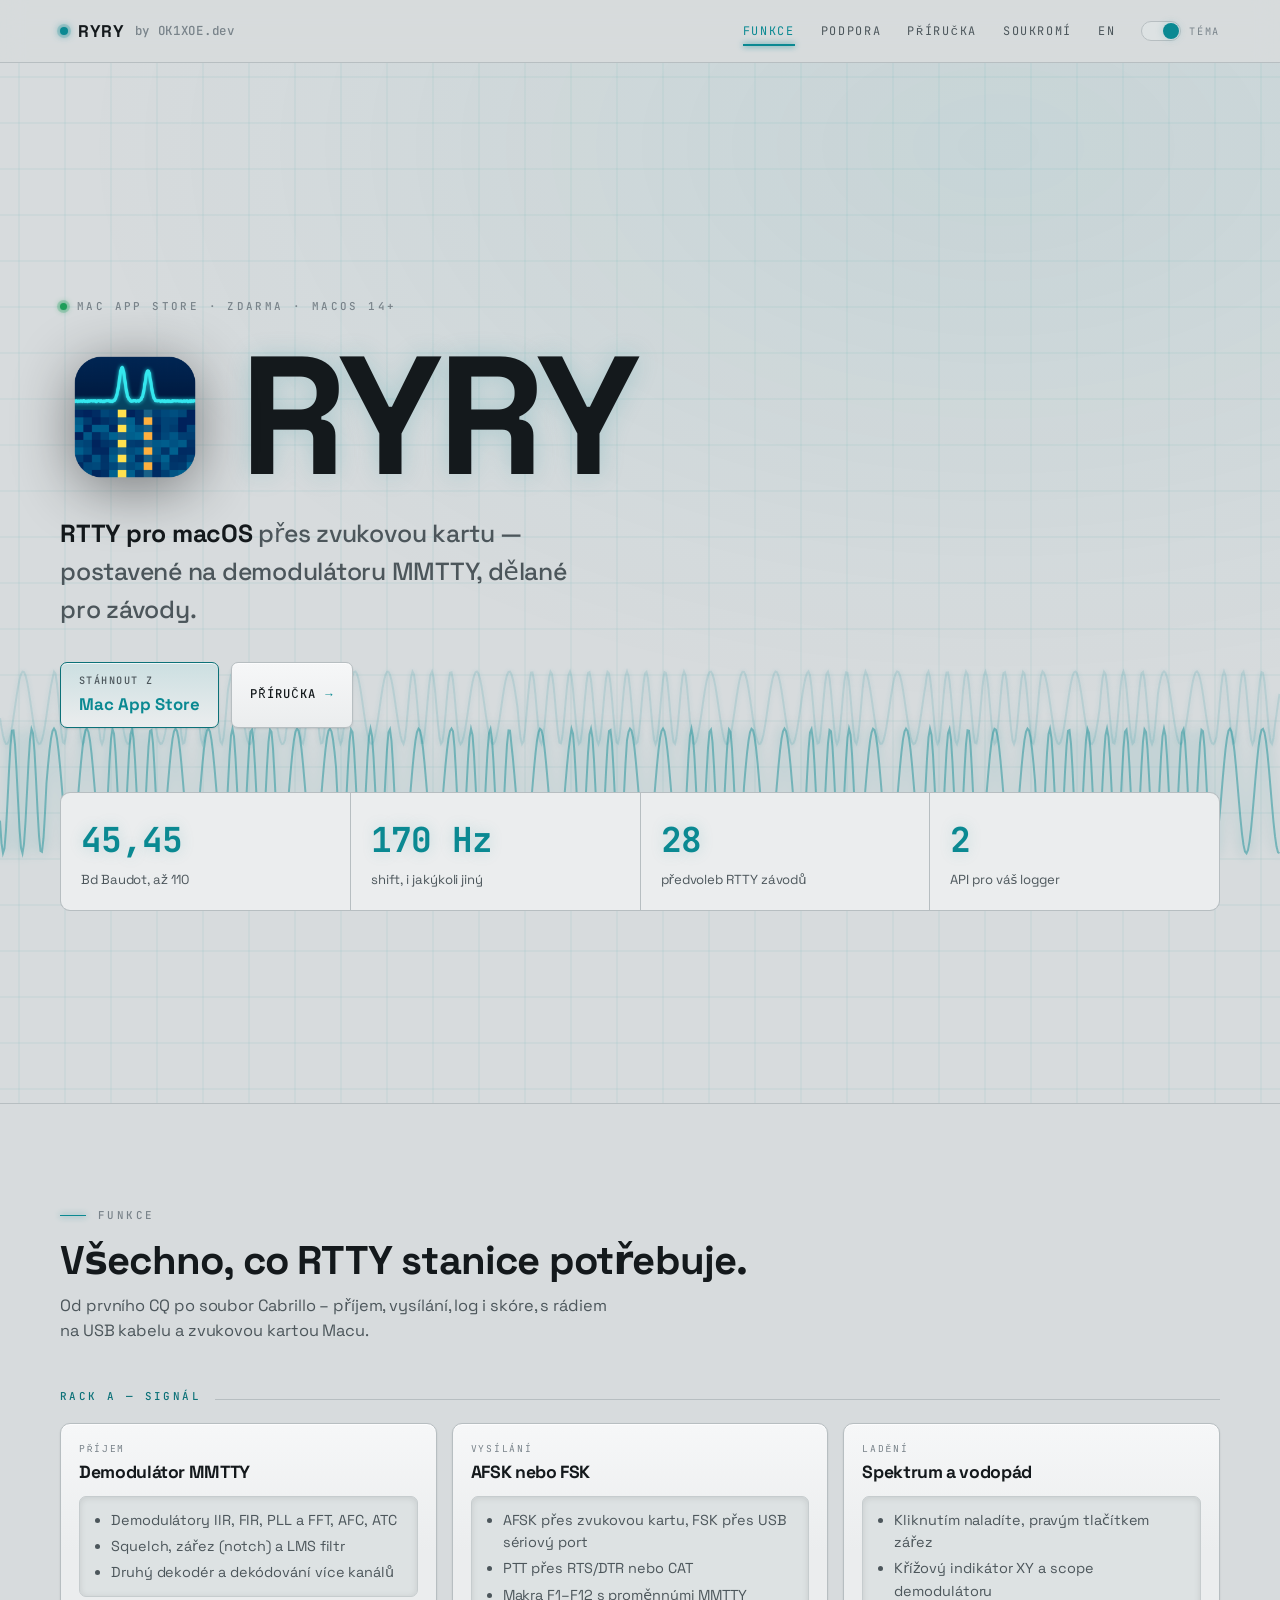
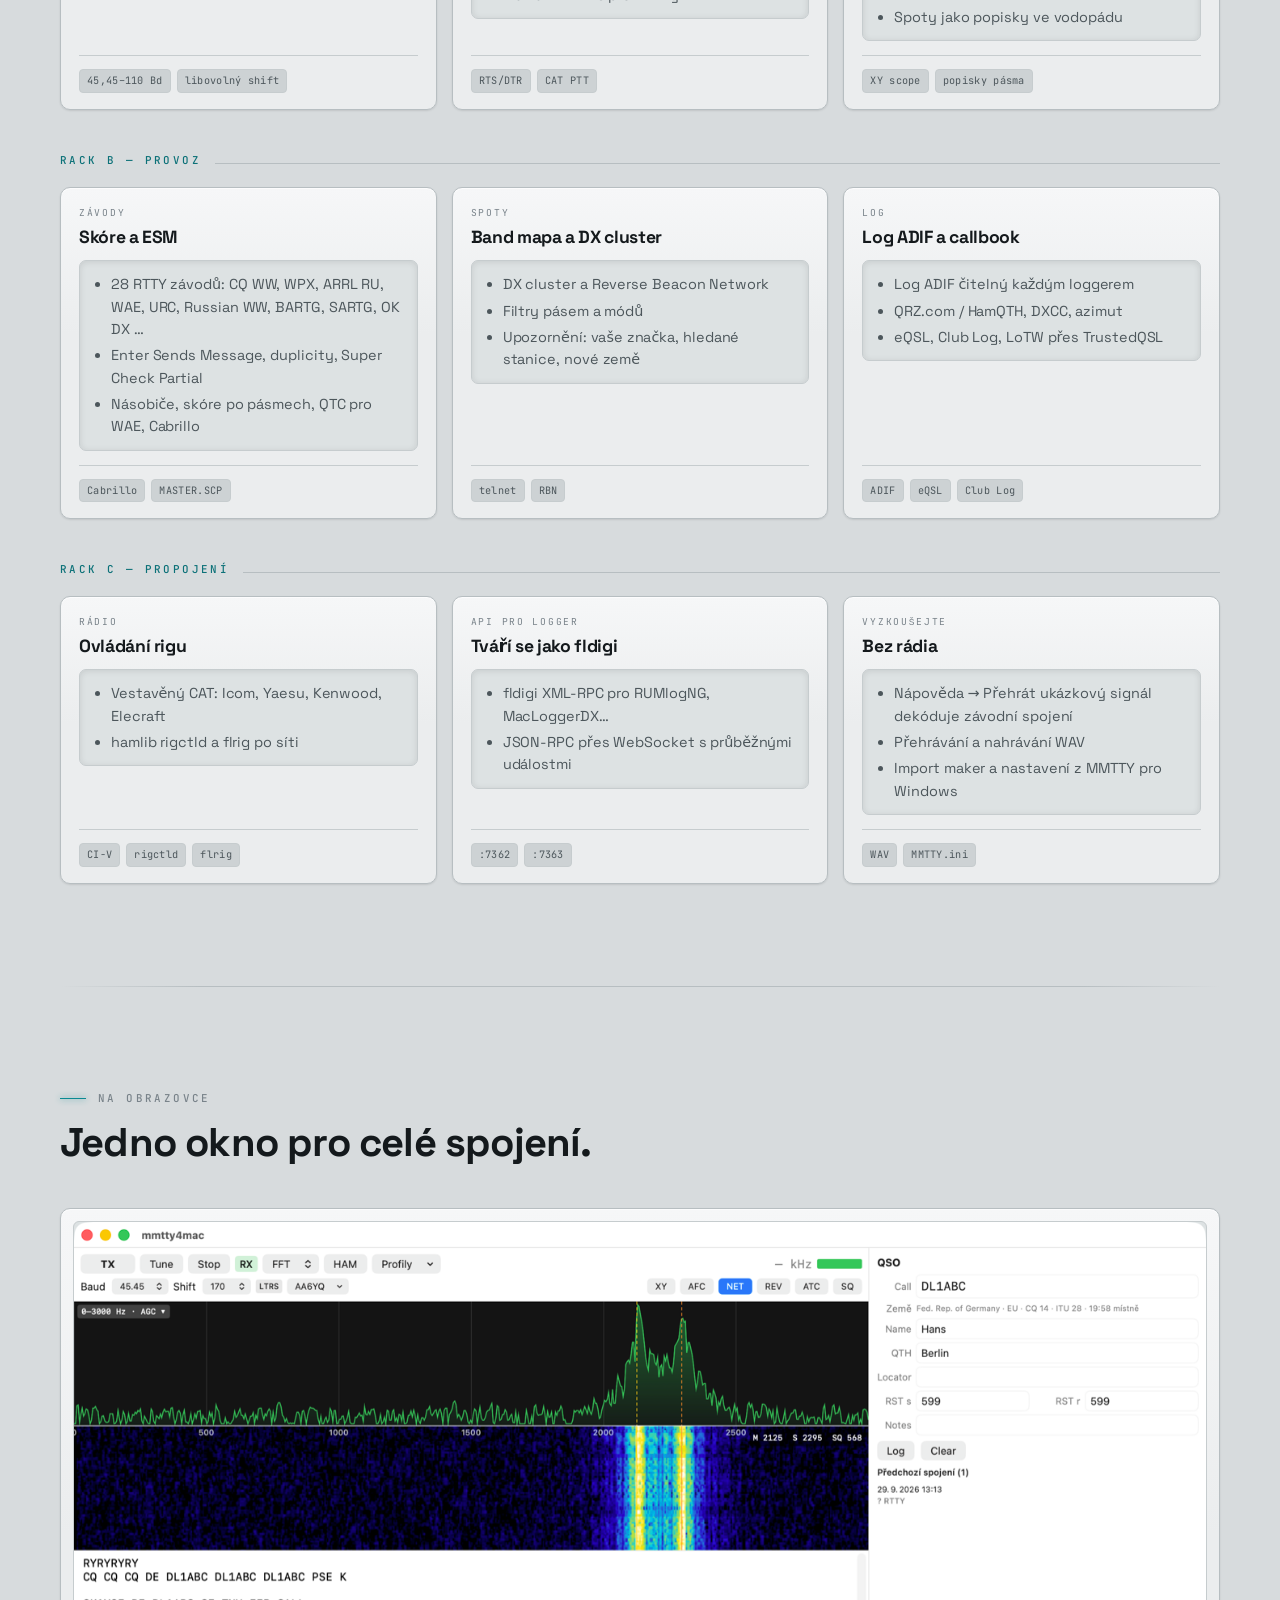
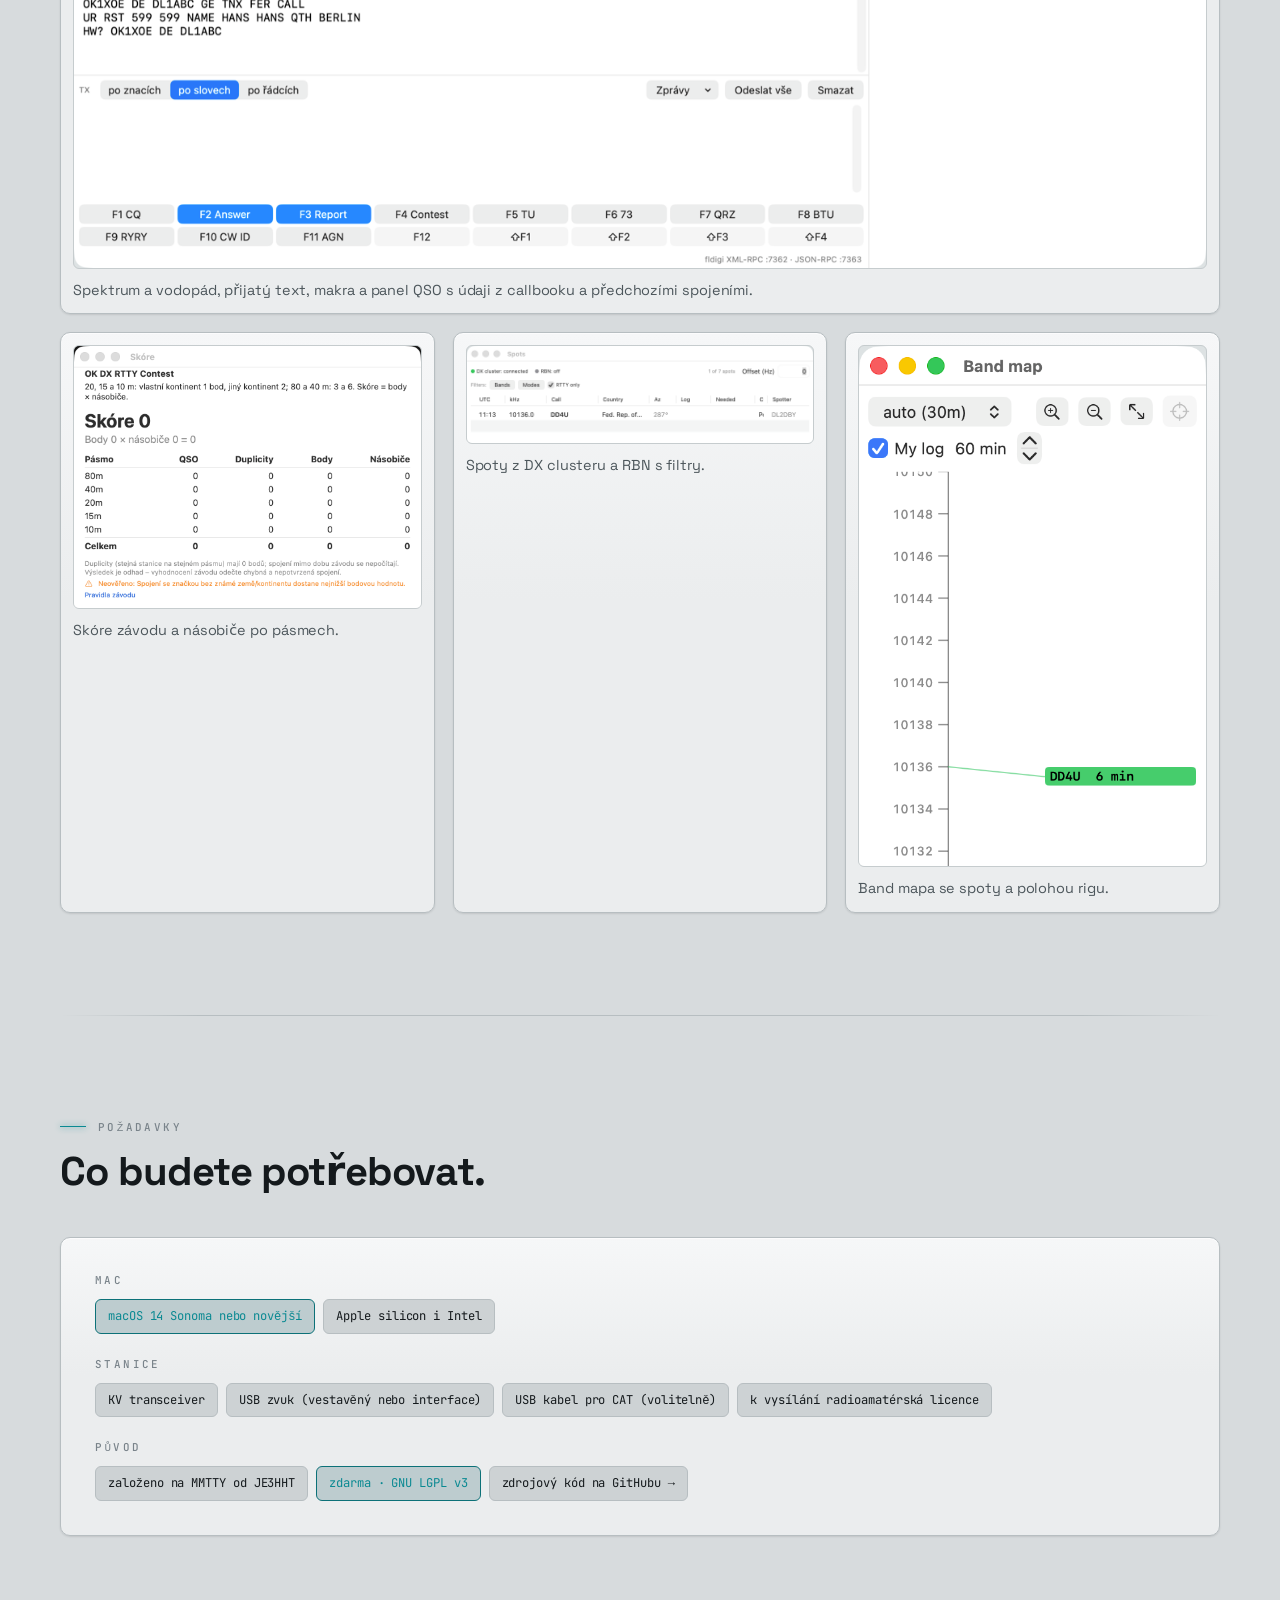
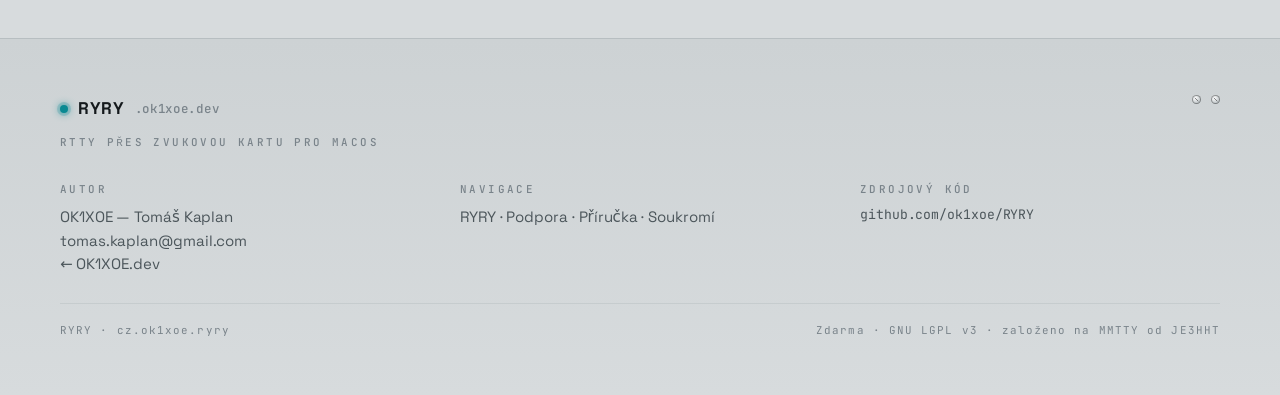
<file: site/cs/index.html>
<!doctype html>
<html lang="cs">
<head>
<meta charset="utf-8">
<meta name="viewport" content="width=device-width, initial-scale=1">
<title>RYRY — RTTY přes zvukovou kartu pro macOS</title>
<meta name="description" content="RYRY přijímá a vysílá RTTY přes zvukovou kartu Macu: demodulátor MMTTY, bodování závodů, band mapa, DX cluster a API kompatibilní s fldigi. Zdarma v Mac App Store.">
<meta name="theme-color" content="#0A0C0E">
<link rel="icon" href="../img/icon-64.png">
<link rel="alternate" hreflang="en" href="https://ryry.ok1xoe.dev/">
<link rel="stylesheet" href="../css/site.css">
<link rel="stylesheet" href="../css/ryry.css">
</head>
<body data-page="index" data-lang="cs" data-root="..">
<div id="site-head"></div>

<section class="hero">
  <canvas id="scope" aria-hidden="true"></canvas>
  <div class="shell">
    <div class="kick"><span class="led" aria-hidden="true"></span><span class="silk">Mac App Store · Zdarma · macOS 14+</span></div>
    <div class="brand">
      <img src="../img/icon-512.png" alt="Ikona aplikace RYRY" width="150" height="150">
      <h1 class="wordmark">RYRY</h1>
    </div>
    <p class="claim"><b>RTTY pro macOS</b> přes zvukovou kartu — postavené na demodulátoru MMTTY, dělané pro závody.</p>
    <div class="ctas">
      <!-- po schválení nahraď #appstore adresou https://apps.apple.com/app/id<číslo> (site/README.md) -->
      <a class="btn btn-accent btn-store" href="#appstore" id="appstore"><span class="small">Stáhnout z</span><span class="big">Mac App Store</span></a>
      <a class="btn" href="../manual/cs/index.html">Příručka <span class="arw" aria-hidden="true">→</span></a>
    </div>
    <div class="readout">
      <div class="cell"><div class="n">45,45</div><div class="k">Bd Baudot, až 110</div></div>
      <div class="cell"><div class="n">170 Hz</div><div class="k">shift, i jakýkoli jiný</div></div>
      <div class="cell"><div class="n">28</div><div class="k">předvoleb RTTY závodů</div></div>
      <div class="cell"><div class="n">2</div><div class="k">API pro váš logger</div></div>
    </div>
  </div>
</section>

<section id="features">
  <div class="shell">
    <div class="sec-head">
      <div class="eyebrow"><span class="silk">Funkce</span></div>
      <h2>Všechno, co RTTY stanice potřebuje.</h2>
      <p class="sub">Od prvního CQ po soubor Cabrillo – příjem, vysílání, log i skóre, s rádiem na USB kabelu a zvukovou kartou Macu.</p>
    </div>
    <div class="rack-label"><span class="silk silk-sig">Rack A — Signál</span><span class="ln"></span></div>
    <div class="rack">
      <div class="module static"><div><div class="cat">Příjem</div><div class="head"><h3>Demodulátor MMTTY</h3></div></div>
        <div class="screen"><ul><li>Demodulátory IIR, FIR, PLL a FFT, AFC, ATC</li><li>Squelch, zářez (notch) a LMS filtr</li><li>Druhý dekodér a dekódování více kanálů</li></ul></div>
        <div class="foot"><span class="connectors"><span class="conn">45,45–110 Bd</span><span class="conn">libovolný shift</span></span></div></div>
      <div class="module static"><div><div class="cat">Vysílání</div><div class="head"><h3>AFSK nebo FSK</h3></div></div>
        <div class="screen"><ul><li>AFSK přes zvukovou kartu, FSK přes USB sériový port</li><li>PTT přes RTS/DTR nebo CAT</li><li>Makra F1–F12 s proměnnými MMTTY</li></ul></div>
        <div class="foot"><span class="connectors"><span class="conn">RTS/DTR</span><span class="conn">CAT PTT</span></span></div></div>
      <div class="module static"><div><div class="cat">Ladění</div><div class="head"><h3>Spektrum a vodopád</h3></div></div>
        <div class="screen"><ul><li>Kliknutím naladíte, pravým tlačítkem zářez</li><li>Křížový indikátor XY a scope demodulátoru</li><li>Spoty jako popisky ve vodopádu</li></ul></div>
        <div class="foot"><span class="connectors"><span class="conn">XY scope</span><span class="conn">popisky pásma</span></span></div></div>
    </div>
    <div class="rack-label"><span class="silk silk-sig">Rack B — Provoz</span><span class="ln"></span></div>
    <div class="rack">
      <div class="module static"><div><div class="cat">Závody</div><div class="head"><h3>Skóre a ESM</h3></div></div>
        <div class="screen"><ul><li>28 RTTY závodů: CQ WW, WPX, ARRL RU, WAE, URC, Russian WW, BARTG, SARTG, OK DX …</li><li>Enter Sends Message, duplicity, Super Check Partial</li><li>Násobiče, skóre po pásmech, QTC pro WAE, Cabrillo</li></ul></div>
        <div class="foot"><span class="connectors"><span class="conn">Cabrillo</span><span class="conn">MASTER.SCP</span></span></div></div>
      <div class="module static"><div><div class="cat">Spoty</div><div class="head"><h3>Band mapa a DX cluster</h3></div></div>
        <div class="screen"><ul><li>DX cluster a Reverse Beacon Network</li><li>Filtry pásem a módů</li><li>Upozornění: vaše značka, hledané stanice, nové země</li></ul></div>
        <div class="foot"><span class="connectors"><span class="conn">telnet</span><span class="conn">RBN</span></span></div></div>
      <div class="module static"><div><div class="cat">Log</div><div class="head"><h3>Log ADIF a callbook</h3></div></div>
        <div class="screen"><ul><li>Log ADIF čitelný každým loggerem</li><li>QRZ.com / HamQTH, DXCC, azimut</li><li>eQSL, Club Log, LoTW přes TrustedQSL</li></ul></div>
        <div class="foot"><span class="connectors"><span class="conn">ADIF</span><span class="conn">eQSL</span><span class="conn">Club Log</span></span></div></div>
    </div>
    <div class="rack-label"><span class="silk silk-sig">Rack C — Propojení</span><span class="ln"></span></div>
    <div class="rack">
      <div class="module static"><div><div class="cat">Rádio</div><div class="head"><h3>Ovládání rigu</h3></div></div>
        <div class="screen"><ul><li>Vestavěný CAT: Icom, Yaesu, Kenwood, Elecraft</li><li>hamlib rigctld a flrig po síti</li></ul></div>
        <div class="foot"><span class="connectors"><span class="conn">CI-V</span><span class="conn">rigctld</span><span class="conn">flrig</span></span></div></div>
      <div class="module static"><div><div class="cat">API pro logger</div><div class="head"><h3>Tváří se jako fldigi</h3></div></div>
        <div class="screen"><ul><li>fldigi XML-RPC pro RUMlogNG, MacLoggerDX…</li><li>JSON-RPC přes WebSocket s průběžnými událostmi</li></ul></div>
        <div class="foot"><span class="connectors"><span class="conn">:7362</span><span class="conn">:7363</span></span></div></div>
      <div class="module static"><div><div class="cat">Vyzkoušejte</div><div class="head"><h3>Bez rádia</h3></div></div>
        <div class="screen"><ul><li>Nápověda → Přehrát ukázkový signál dekóduje závodní spojení</li><li>Přehrávání a nahrávání WAV</li><li>Import maker a nastavení z MMTTY pro Windows</li></ul></div>
        <div class="foot"><span class="connectors"><span class="conn">WAV</span><span class="conn">MMTTY.ini</span></span></div></div>
    </div>
  </div>
</section>

<div class="shell"><hr class="divider"></div>

<section id="screens">
  <div class="shell">
    <div class="sec-head">
      <div class="eyebrow"><span class="silk">Na obrazovce</span></div>
      <h2>Jedno okno pro celé spojení.</h2>
    </div>
    <div class="screens">
      <figure class="faceplate shot"><img src="../manual/img/cs-main.png" alt="Hlavní okno RYRY: spektrum, vodopád, příjem, makra a panel QSO" loading="lazy">
        <figcaption>Spektrum a vodopád, přijatý text, makra a panel QSO s údaji z callbooku a předchozími spojeními.</figcaption></figure>
      <div class="row3">
        <figure class="faceplate shot"><img src="../manual/img/cs-score.png" alt="Okno skóre závodu" loading="lazy"><figcaption>Skóre závodu a násobiče po pásmech.</figcaption></figure>
        <figure class="faceplate shot"><img src="../manual/img/en-spots.png" alt="Okno spotů z DX clusteru" loading="lazy"><figcaption>Spoty z DX clusteru a RBN s filtry.</figcaption></figure>
        <figure class="faceplate shot"><img src="../manual/img/en-bandmap.png" alt="Band mapa" loading="lazy"><figcaption>Band mapa se spoty a polohou rigu.</figcaption></figure>
      </div>
    </div>
  </div>
</section>

<div class="shell"><hr class="divider"></div>

<section id="requirements">
  <div class="shell">
    <div class="sec-head">
      <div class="eyebrow"><span class="silk">Požadavky</span></div>
      <h2>Co budete potřebovat.</h2>
    </div>
    <div class="faceplate patchbay">
      <div class="grp"><div class="silk">Mac</div><div class="chips"><span class="chip key">macOS 14 Sonoma nebo novější</span><span class="chip">Apple silicon i Intel</span></div></div>
      <div class="grp"><div class="silk">Stanice</div><div class="chips"><span class="chip">KV transceiver</span><span class="chip">USB zvuk (vestavěný nebo interface)</span><span class="chip">USB kabel pro CAT (volitelně)</span><span class="chip">k vysílání radioamatérská licence</span></div></div>
      <div class="grp"><div class="silk">Původ</div><div class="chips"><span class="chip">založeno na MMTTY od JE3HHT</span><span class="chip key">zdarma · GNU LGPL v3</span><a class="chip" href="https://github.com/ok1xoe/RYRY">zdrojový kód na GitHubu →</a></div></div>
    </div>
  </div>
</section>

<div id="site-foot"></div>
<script src="../js/site.js"></script>
</body>
</html>
</file>
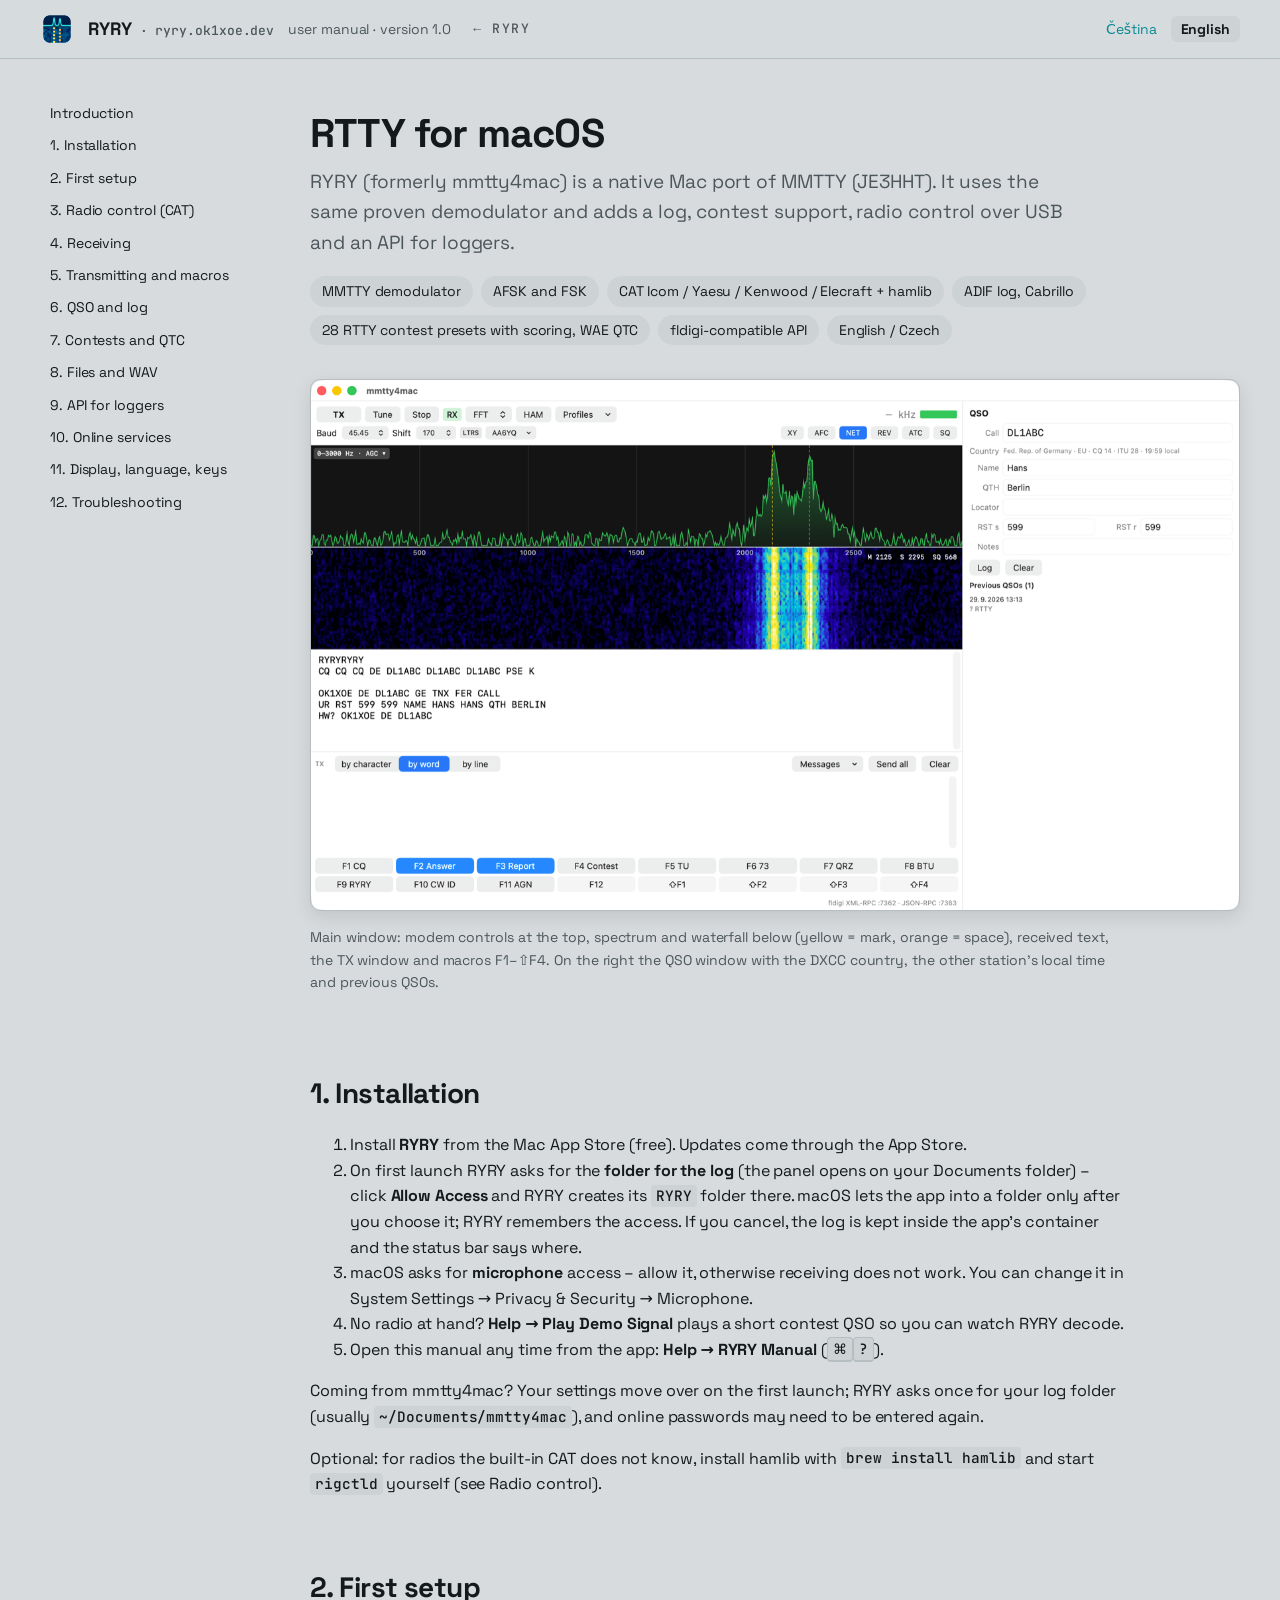
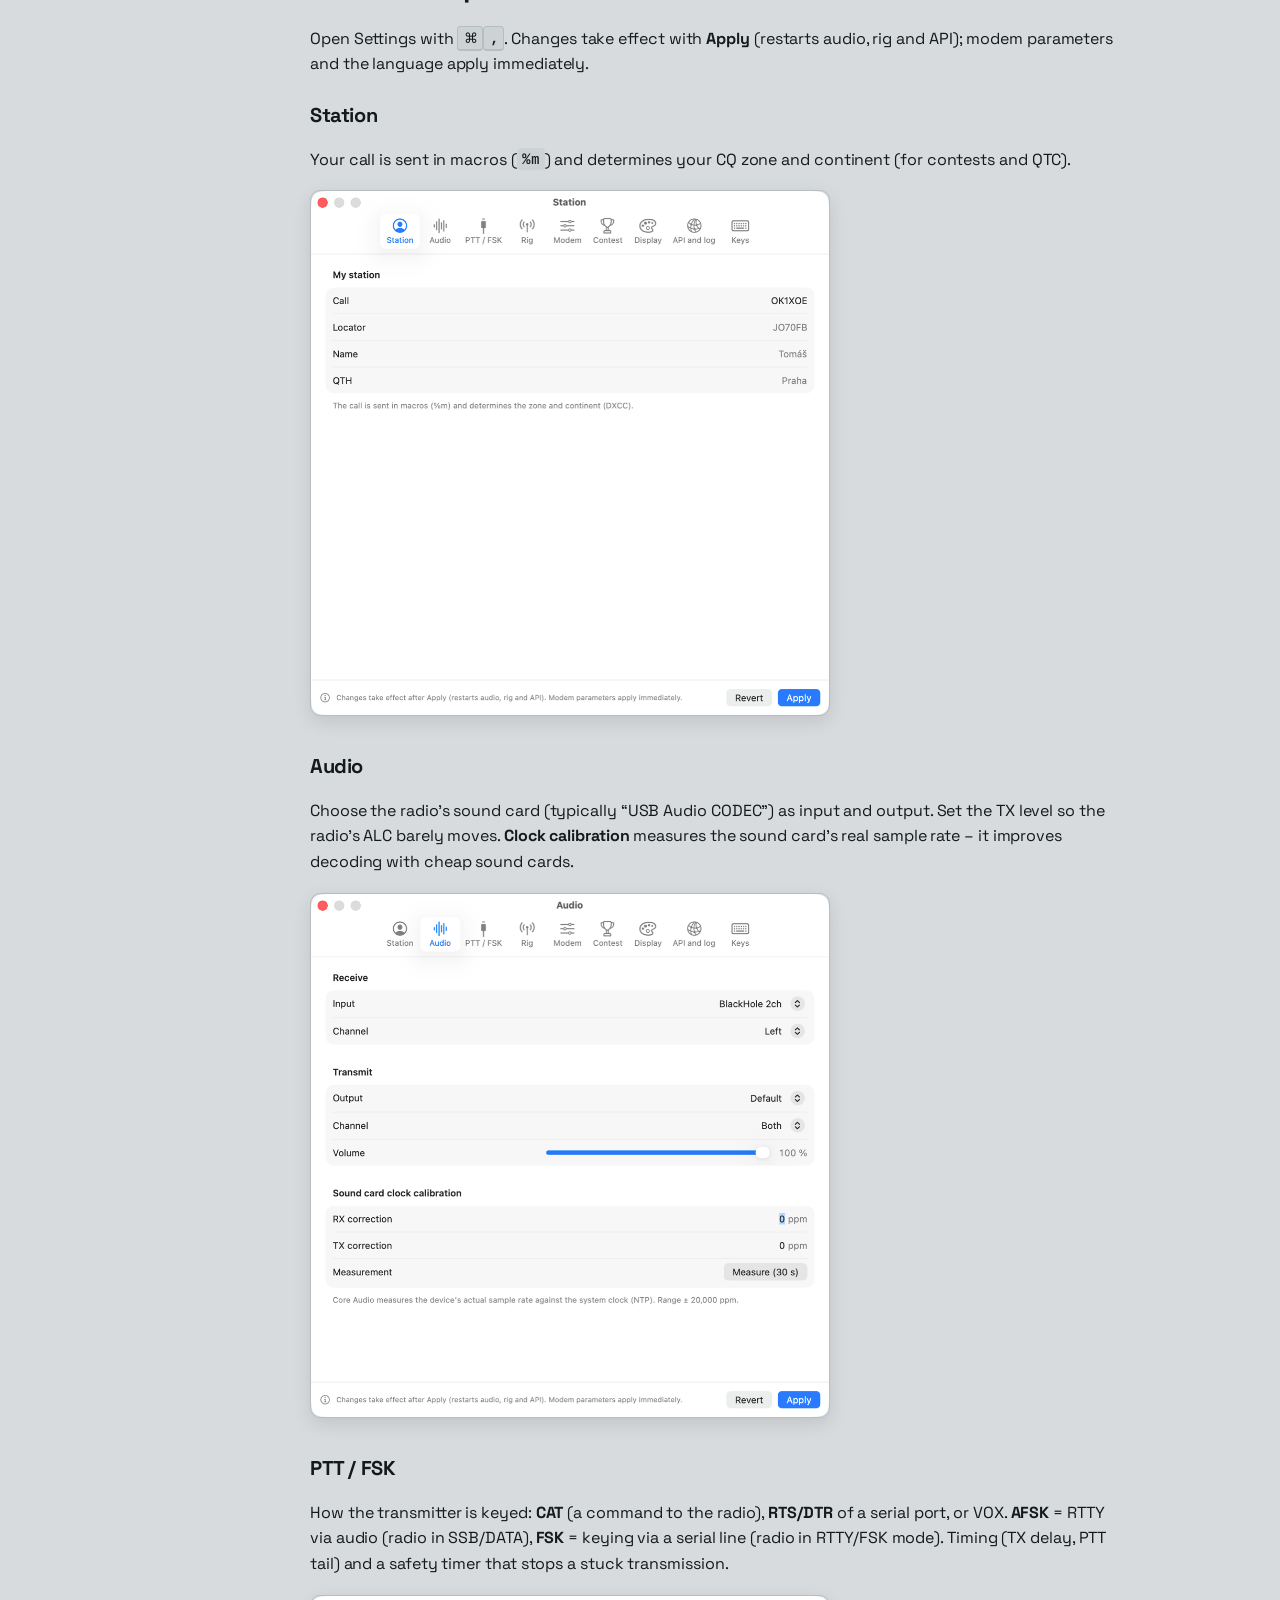
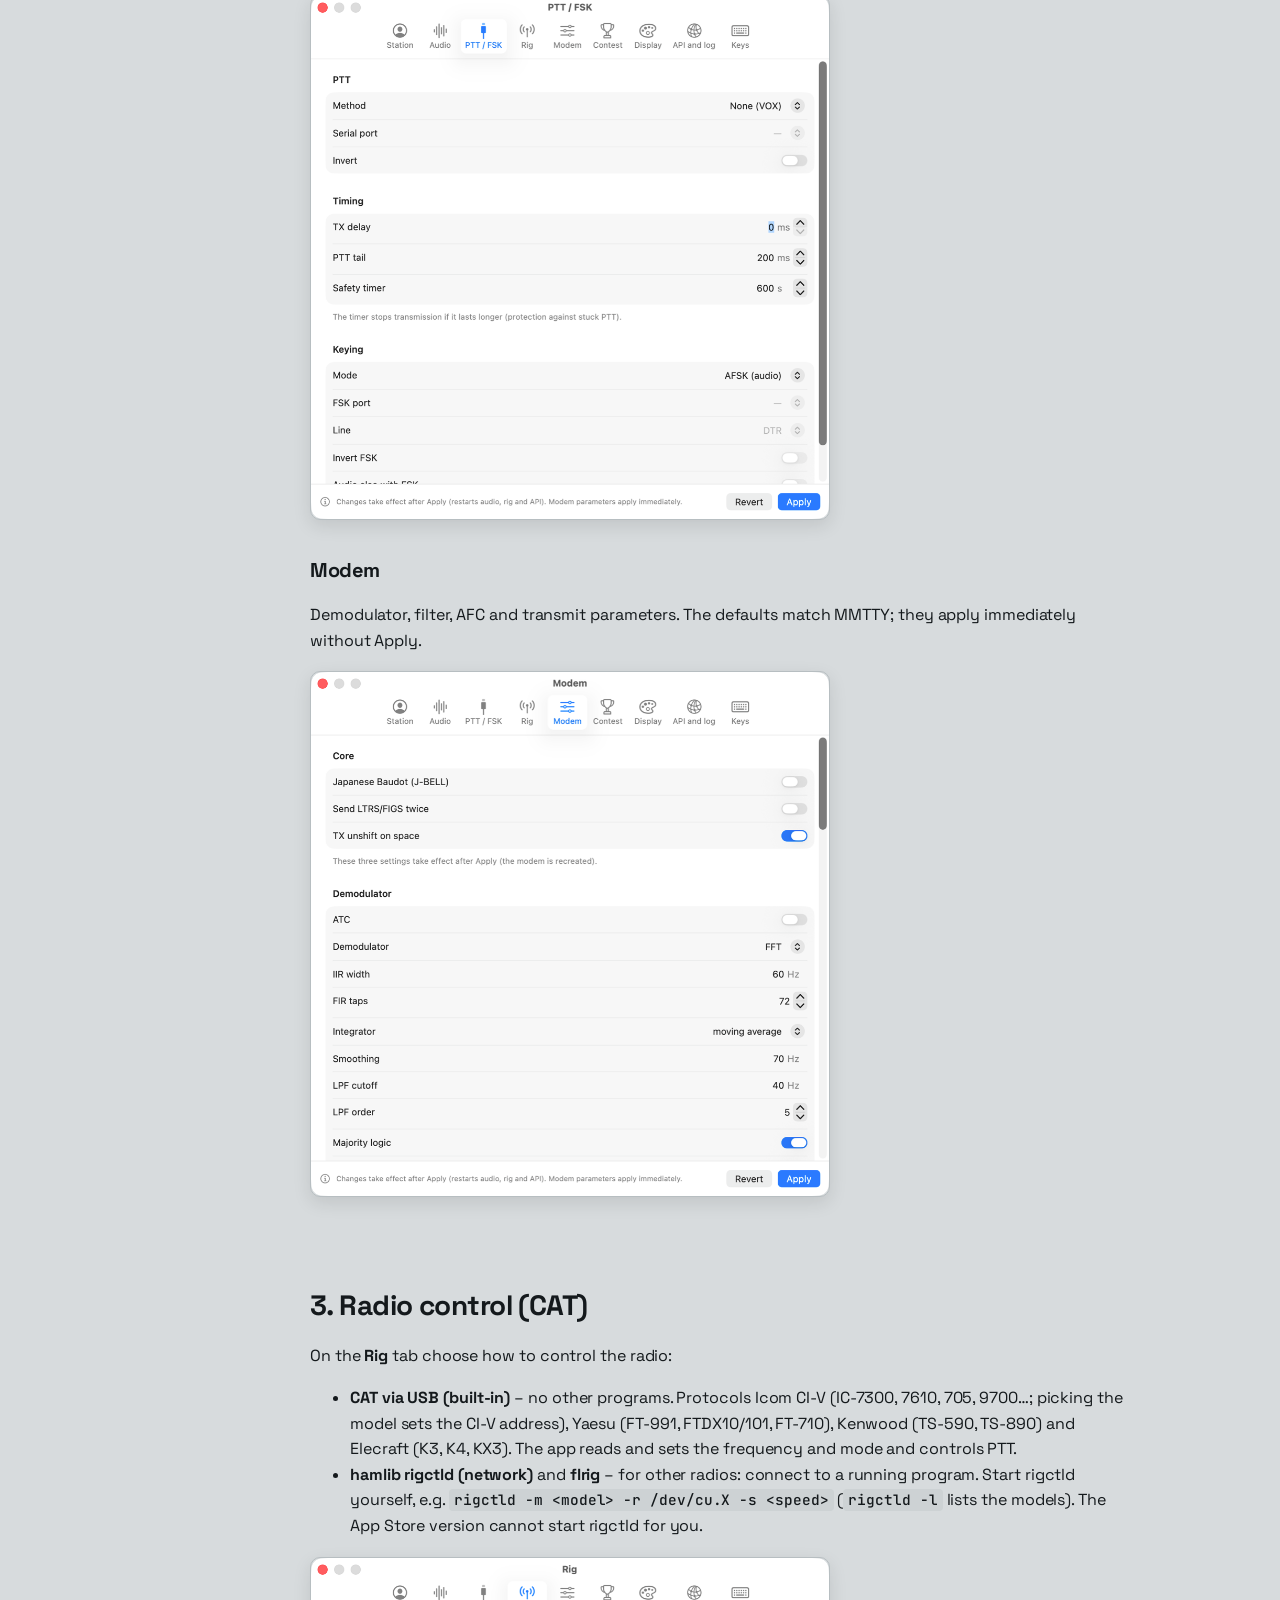
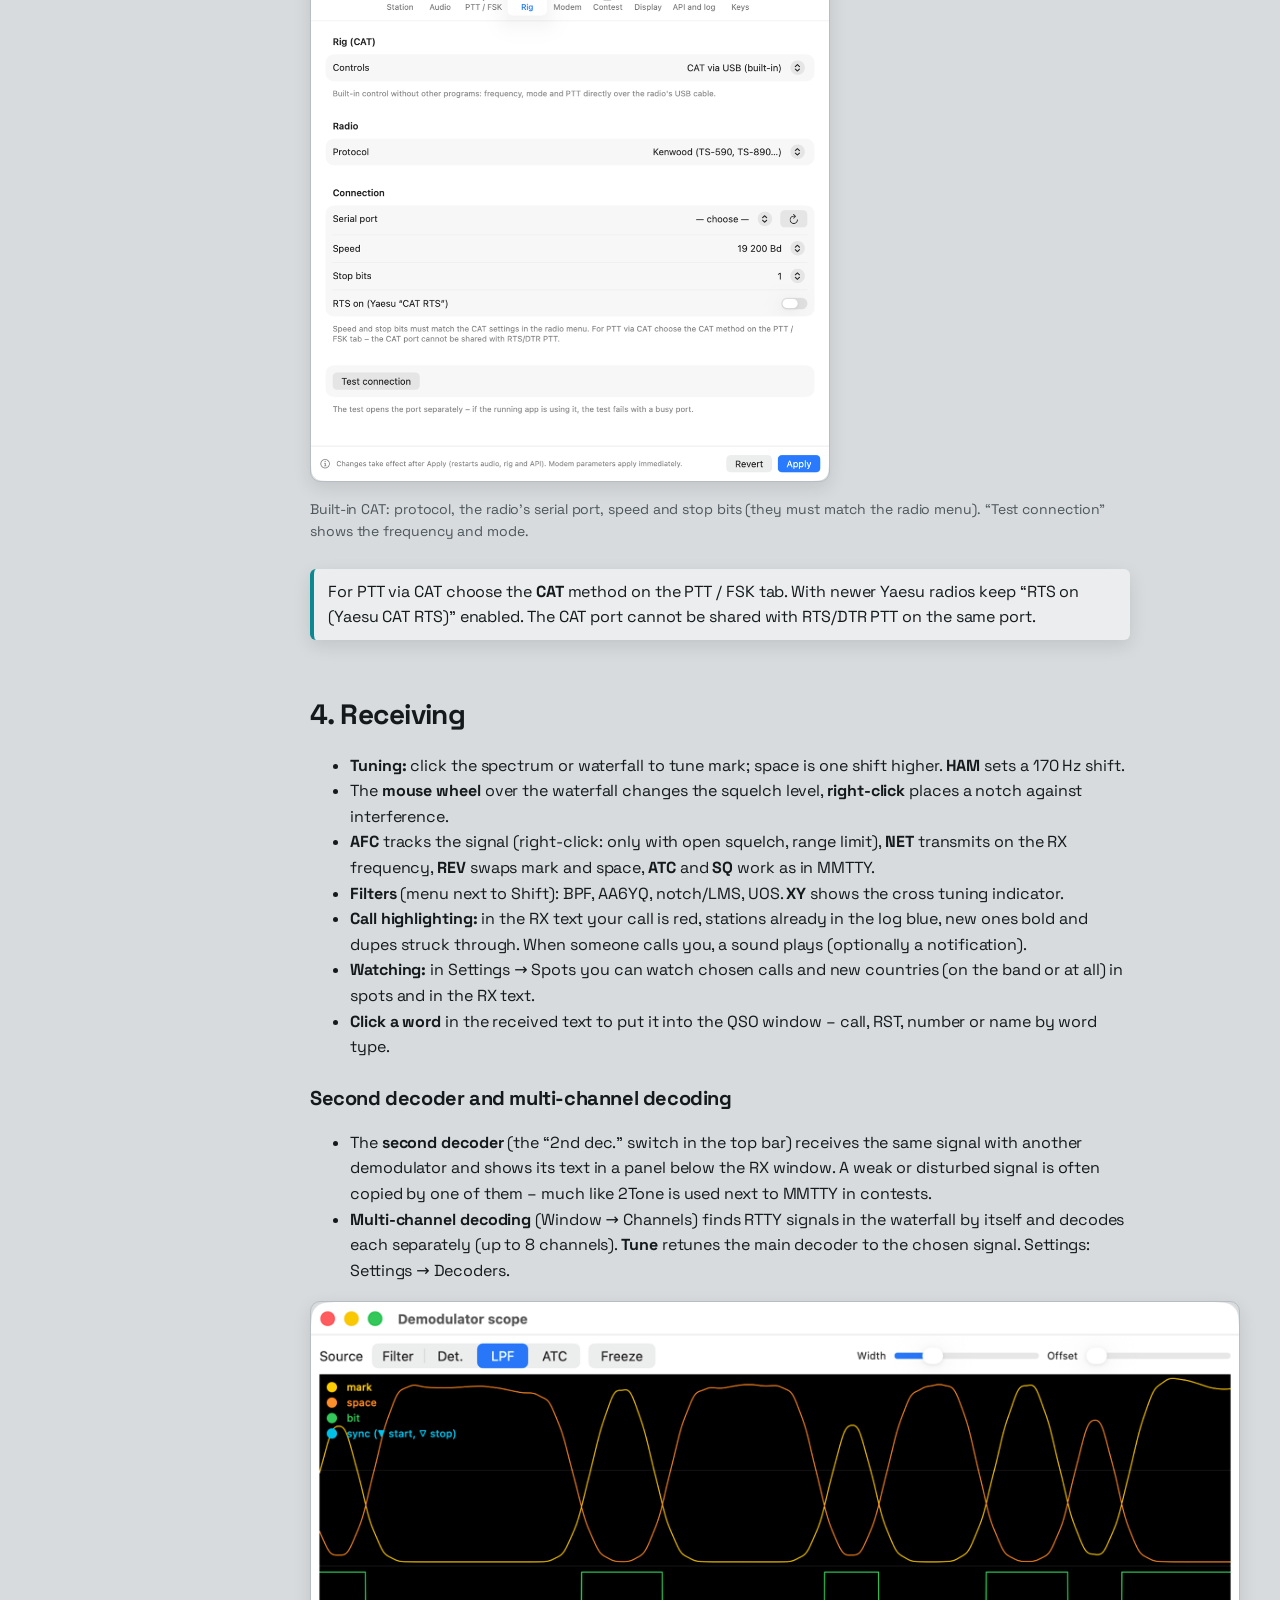
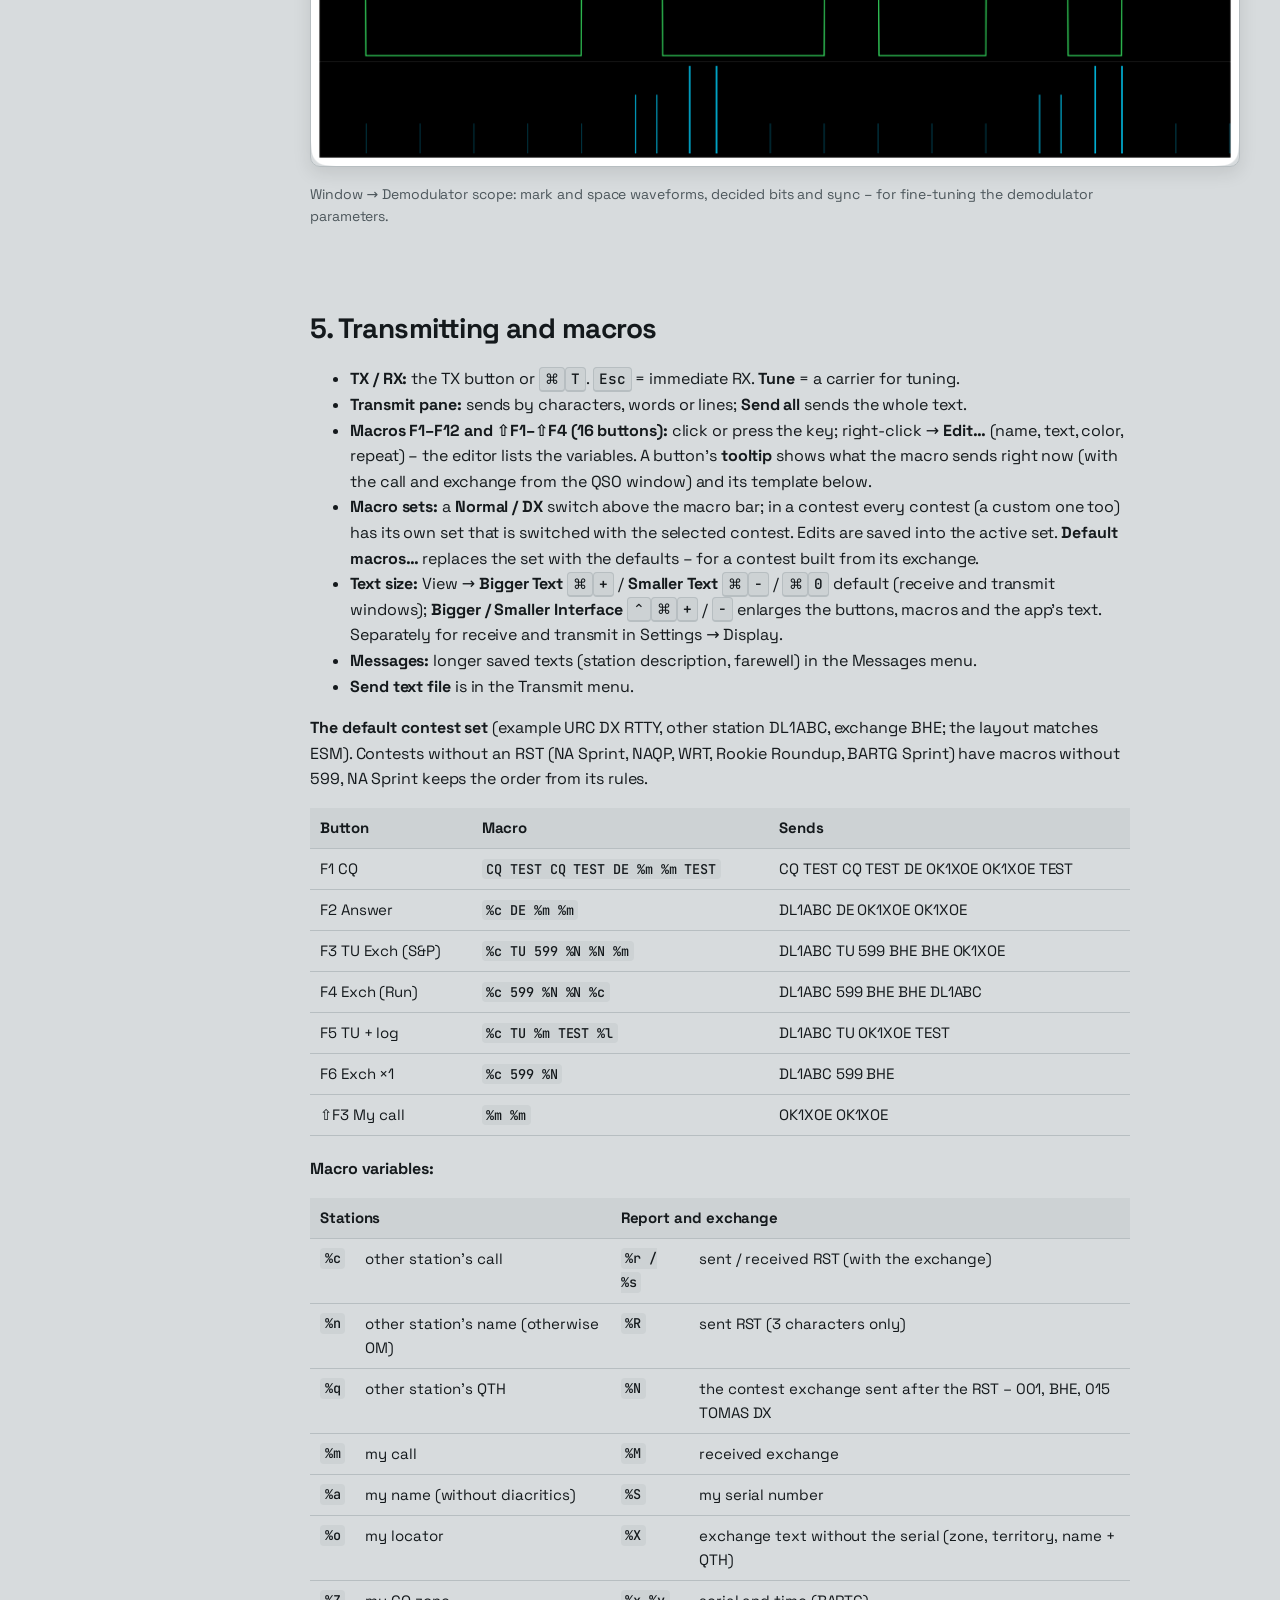
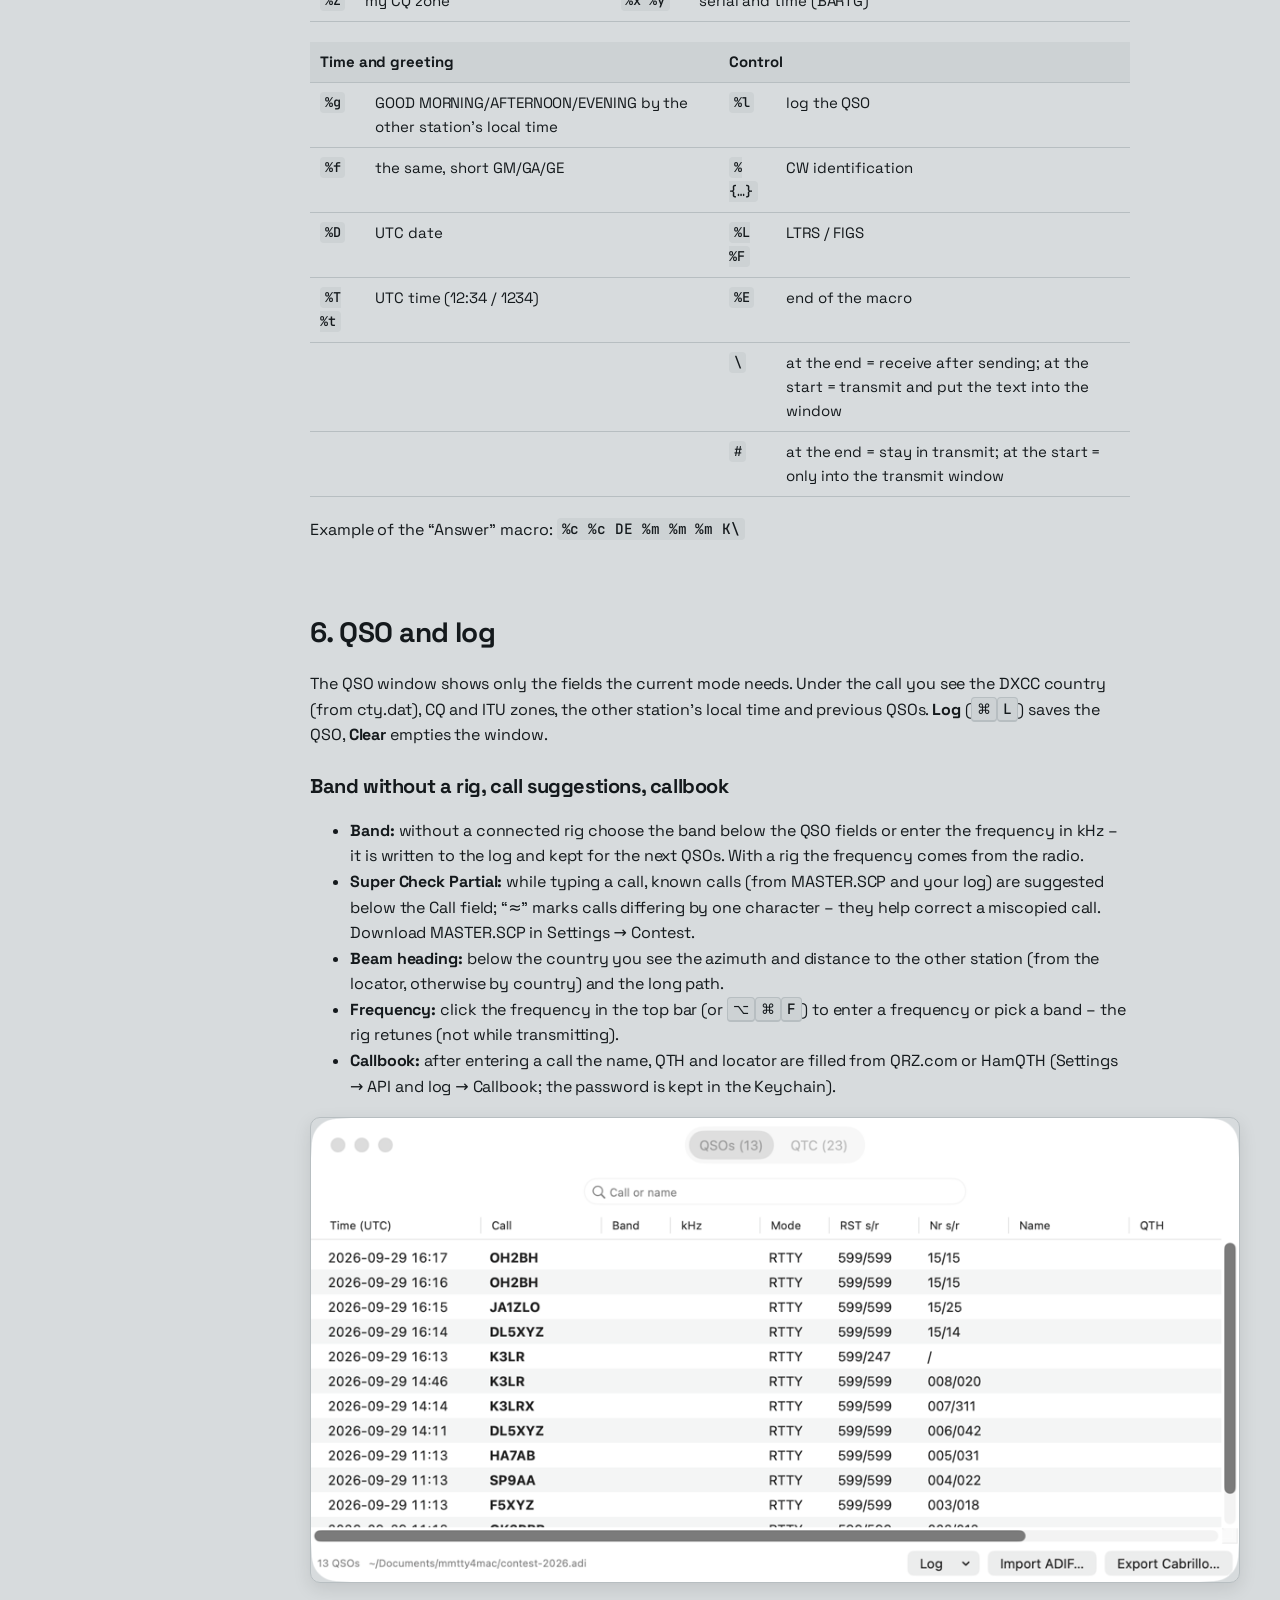
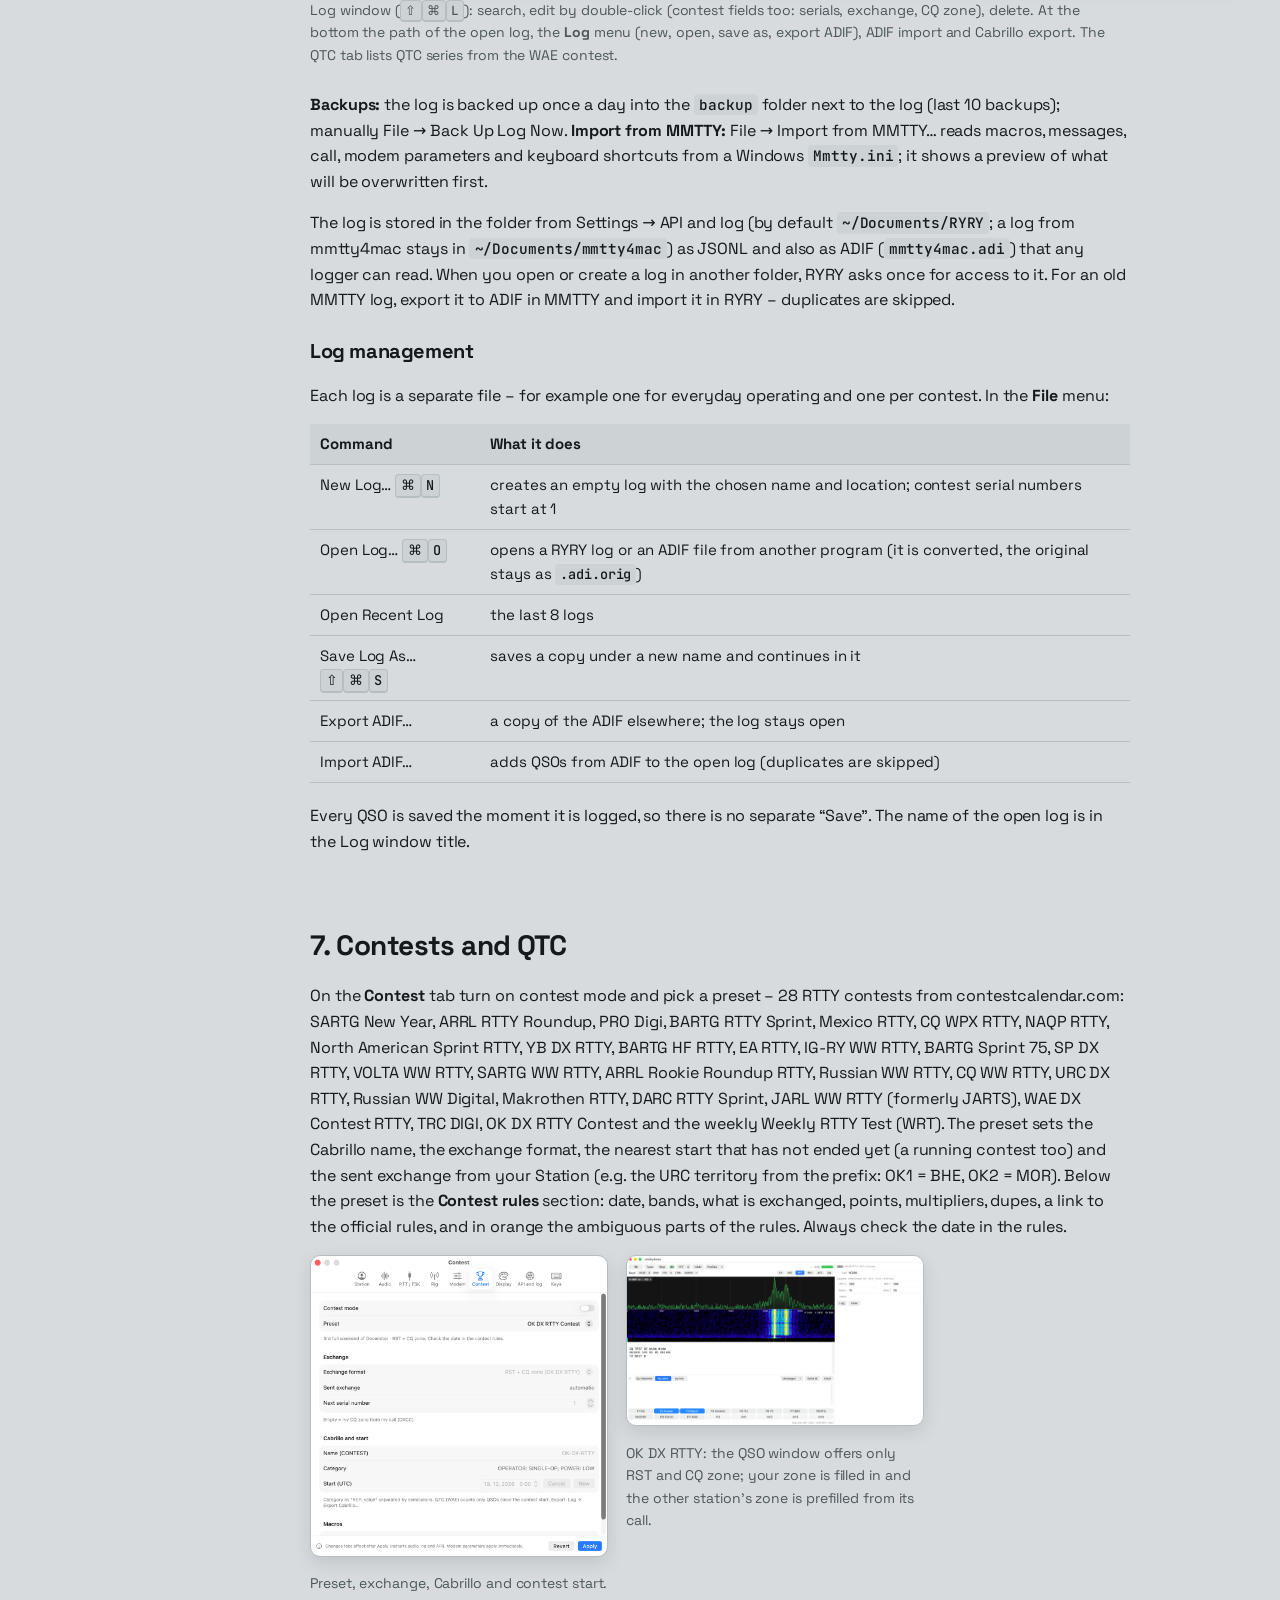
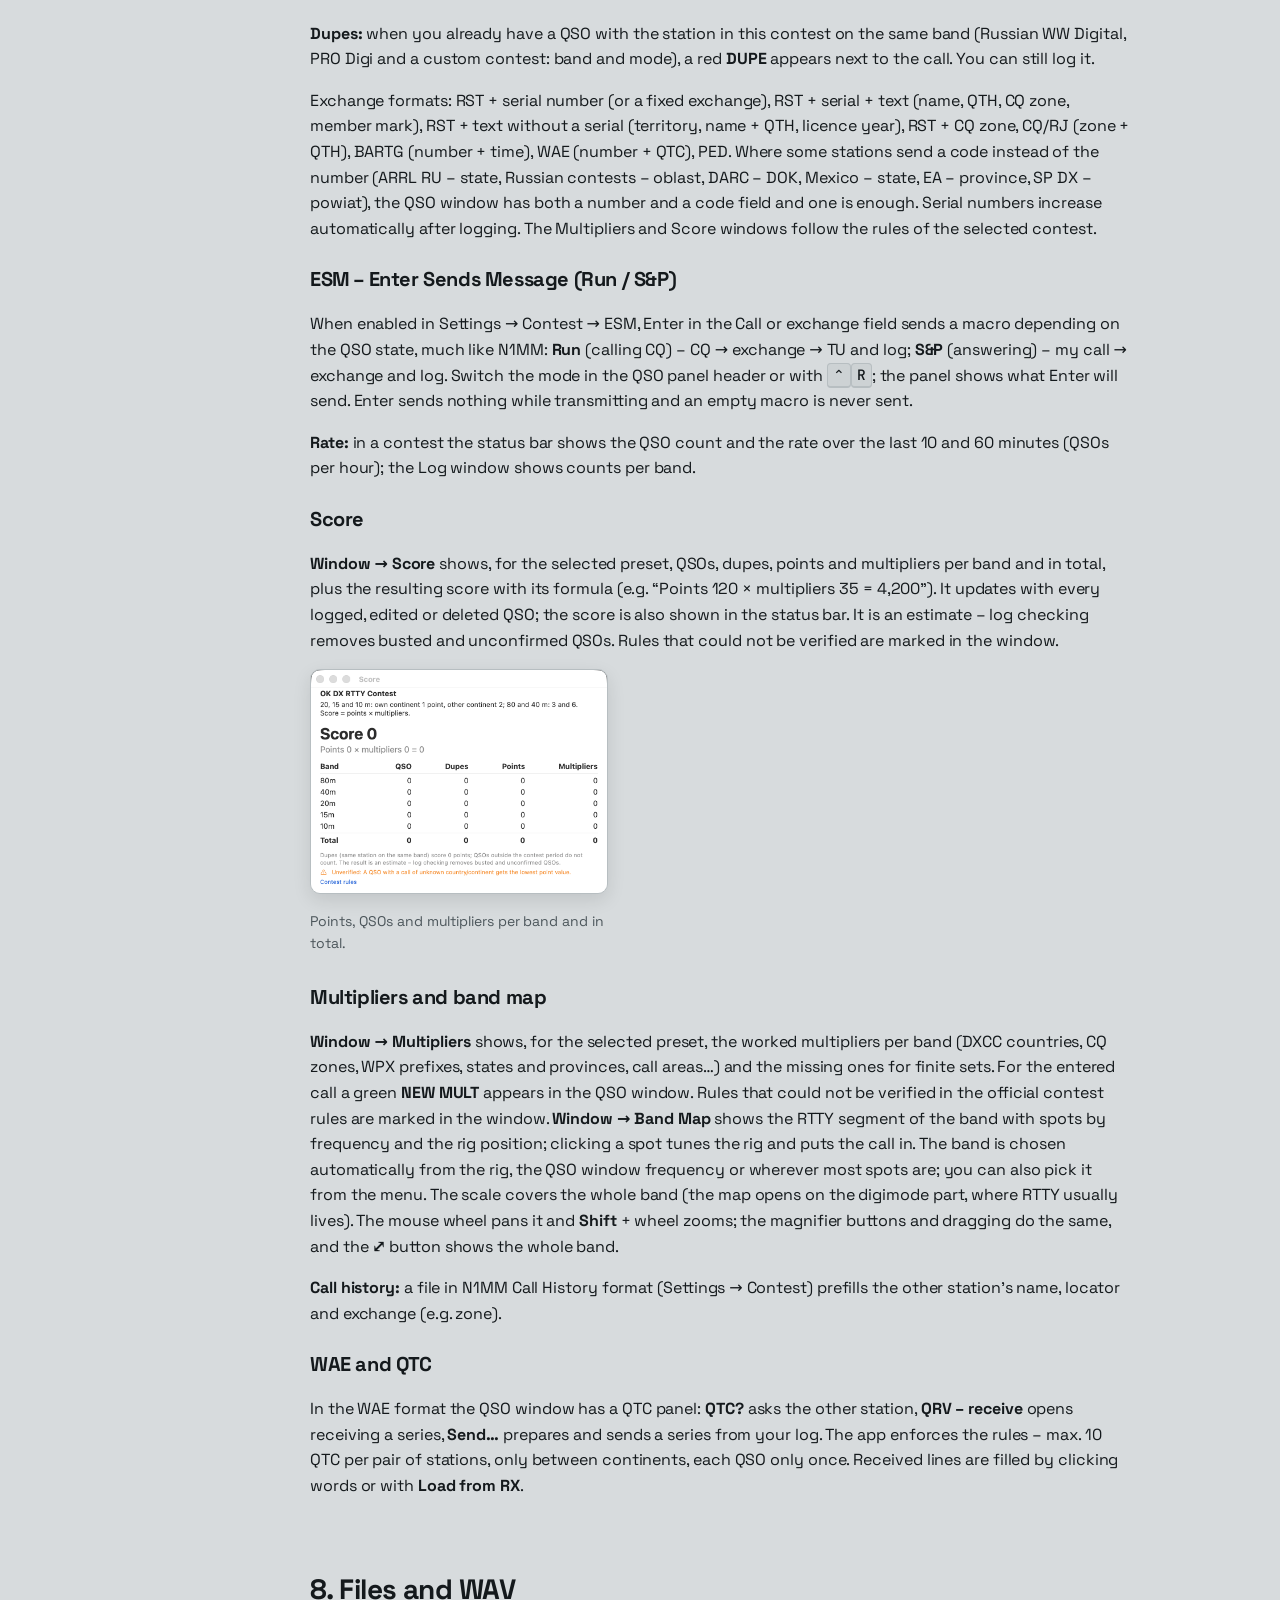
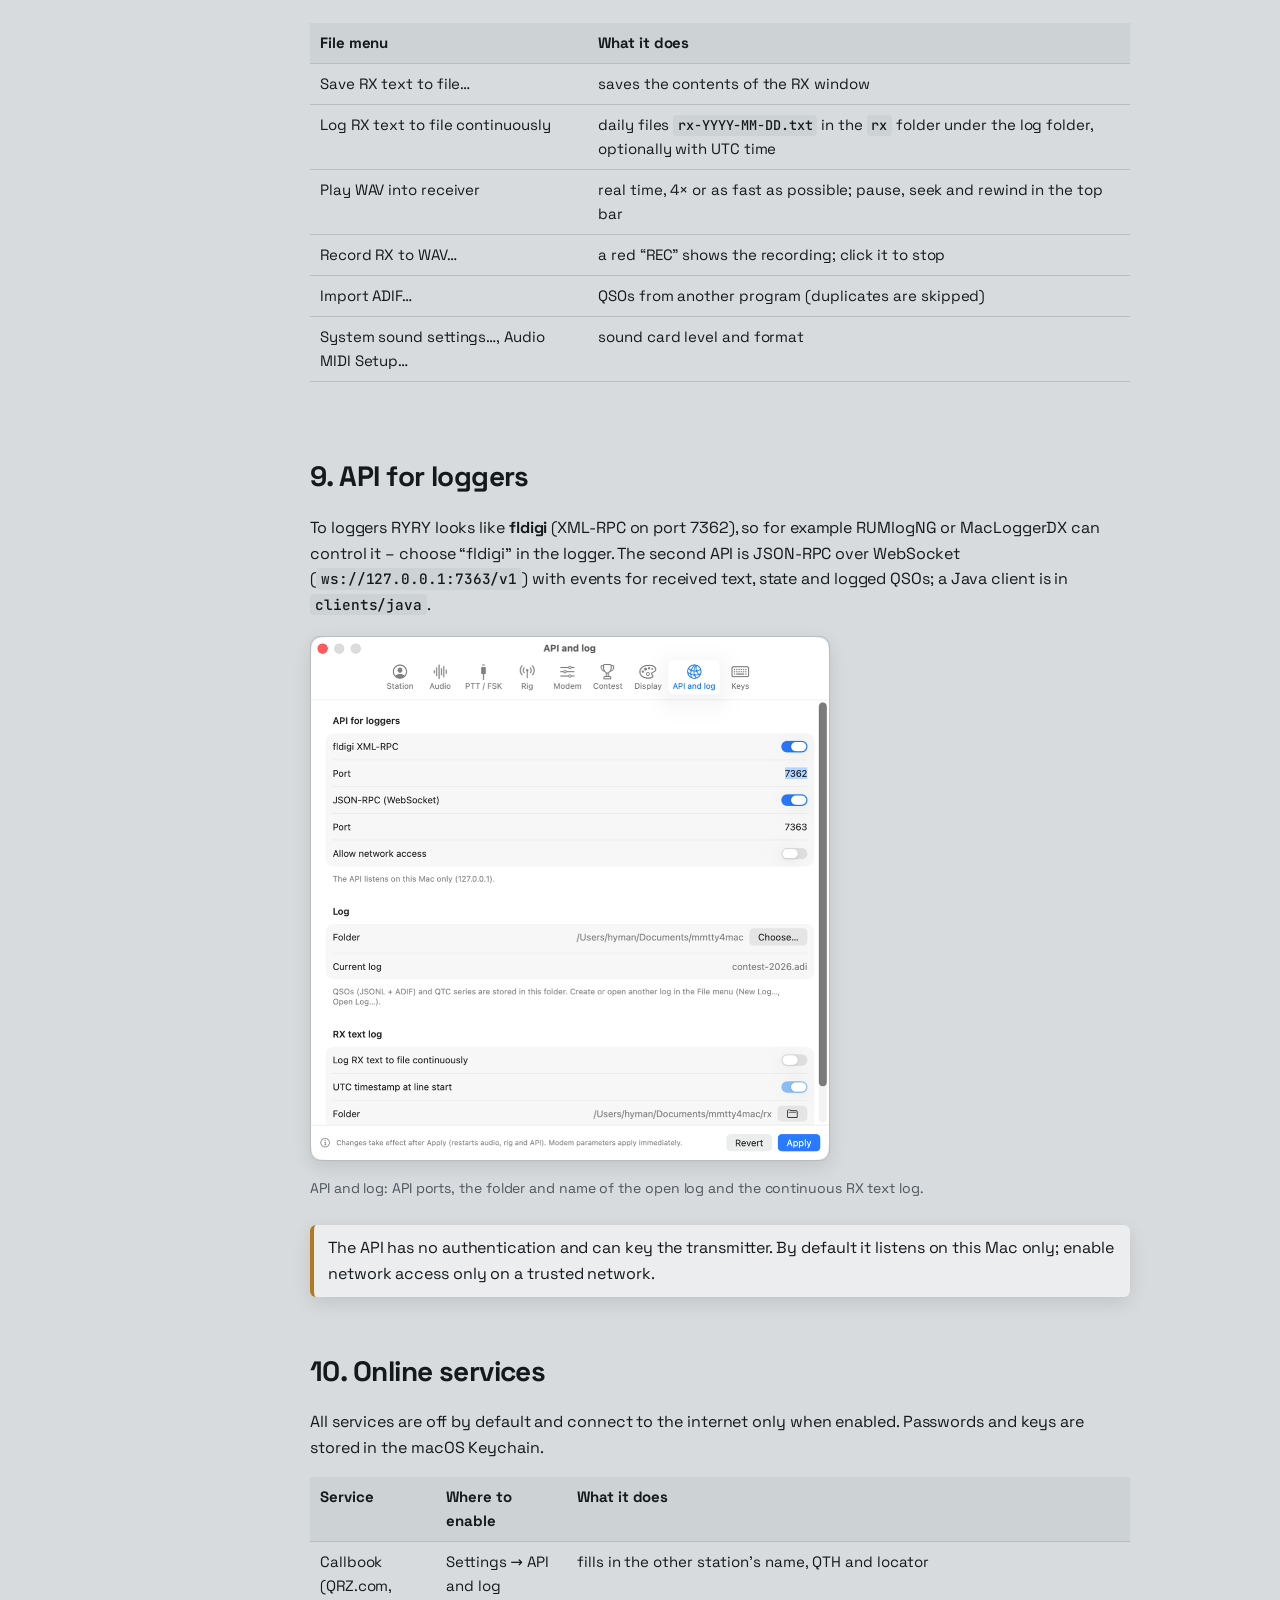
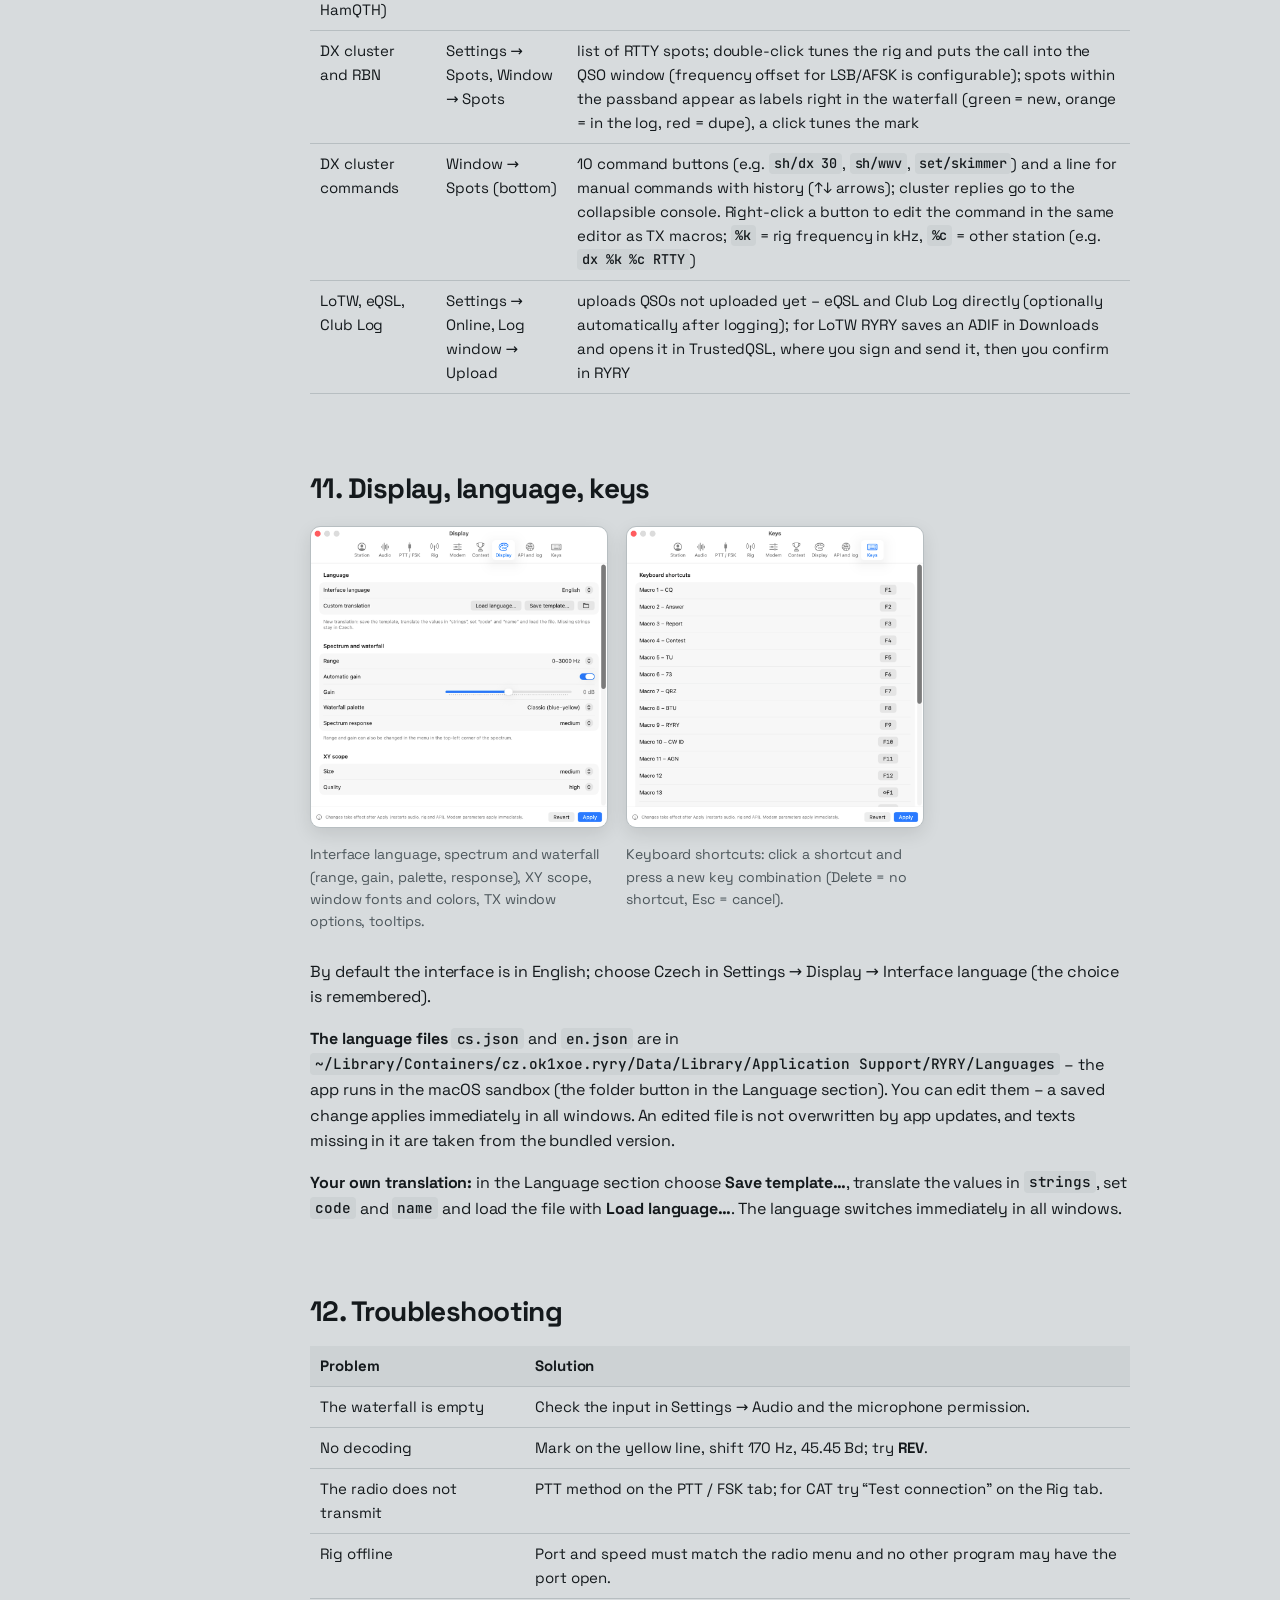
<file: site/manual/index.html>
<!doctype html>
<html lang="en">
<head>
<meta charset="utf-8">
<meta name="viewport" content="width=device-width, initial-scale=1">
<title>RYRY – documentation / dokumentace</title>
<link rel="stylesheet" href="style.css">
<link rel="stylesheet" href="bridge.css">
<link rel="icon" href="img/icon.png">
<script>
  // English by default; Czech and Slovak browsers get the Czech manual / angličtina výchozí, česky pro cs a sk
  var cs = (navigator.languages || [navigator.language]).some(function (l) { return /^(cs|sk)/i.test(l); });
  location.replace(cs ? "cs/index.html" : "en/index.html");
</script>
</head>
<body>
<main style="max-width:600px;margin:80px auto;padding:0 20px;text-align:center">
  <img src="img/icon.png" alt="" width="96" height="96">
  <h1>RYRY</h1>
  <p><a href="en/index.html">User manual in English</a> · <a href="cs/index.html">Příručka česky</a></p>
</main>
</body>
</html>
</file>
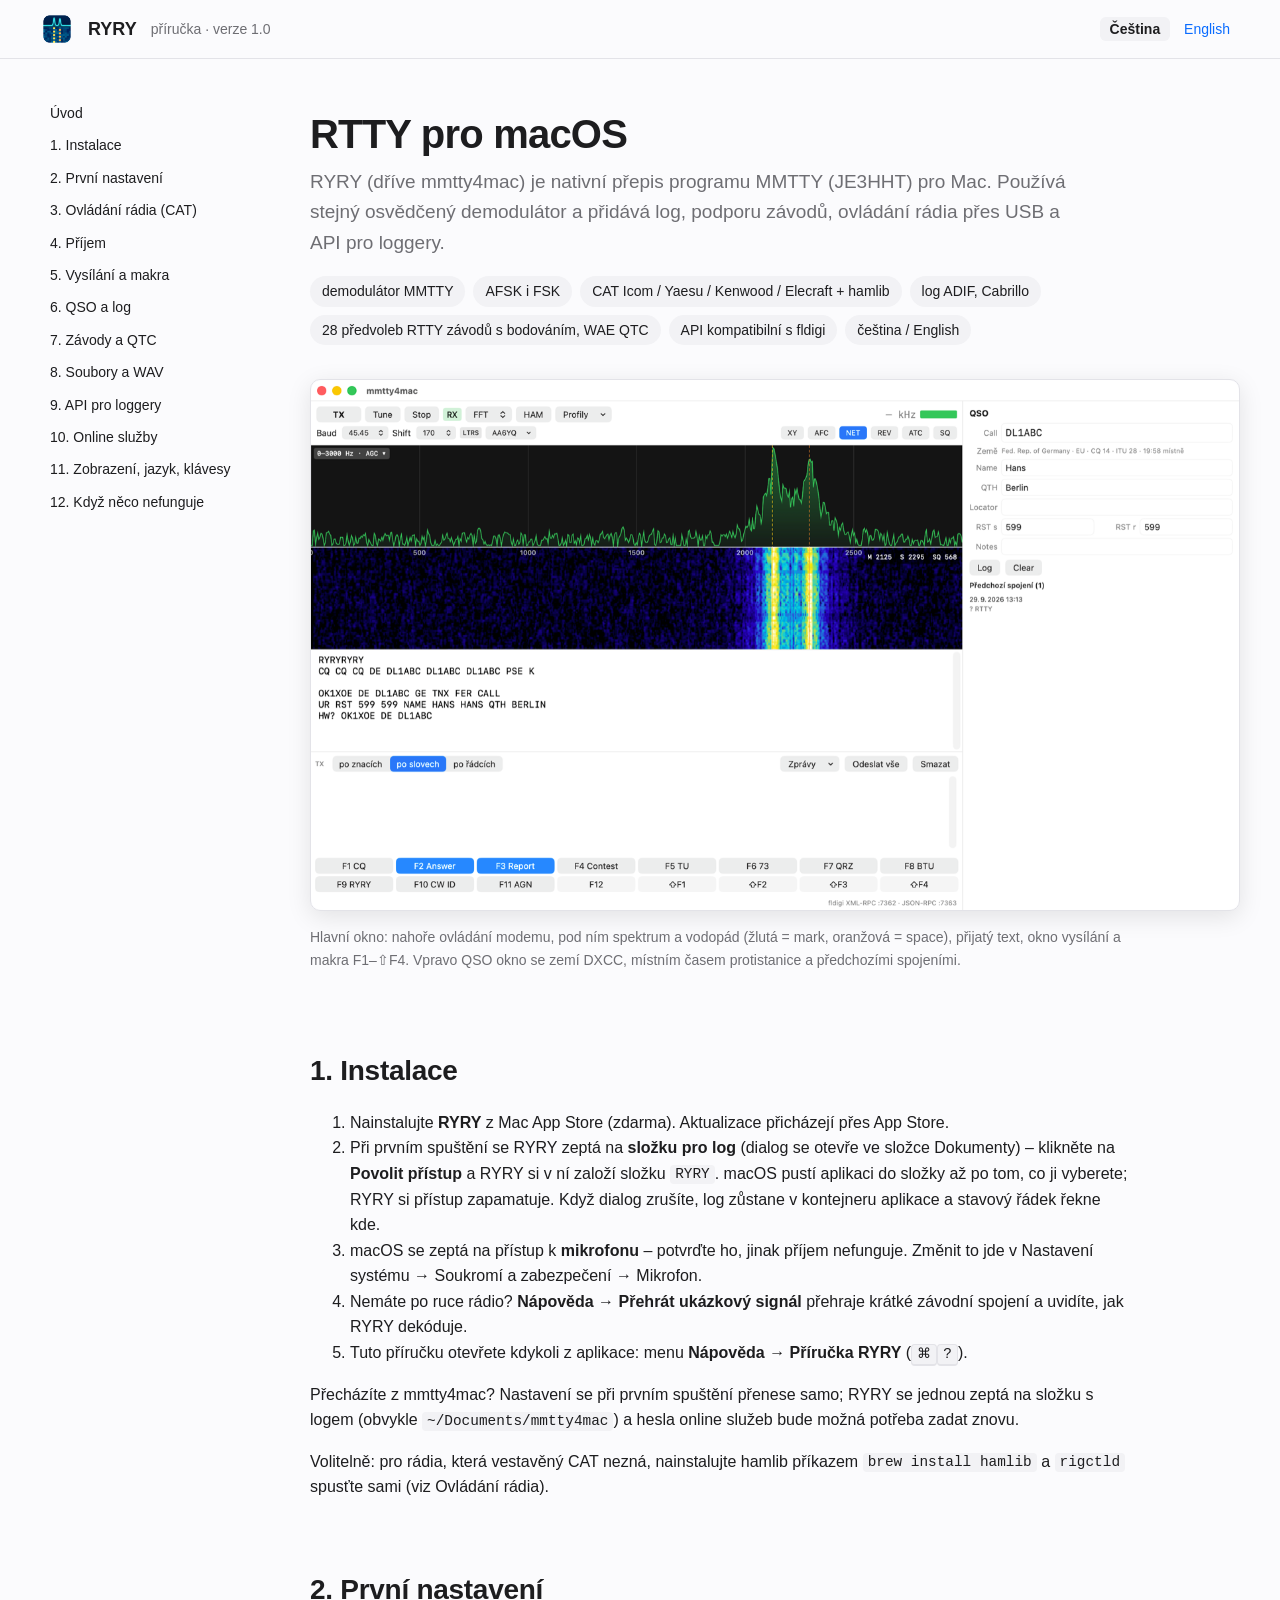
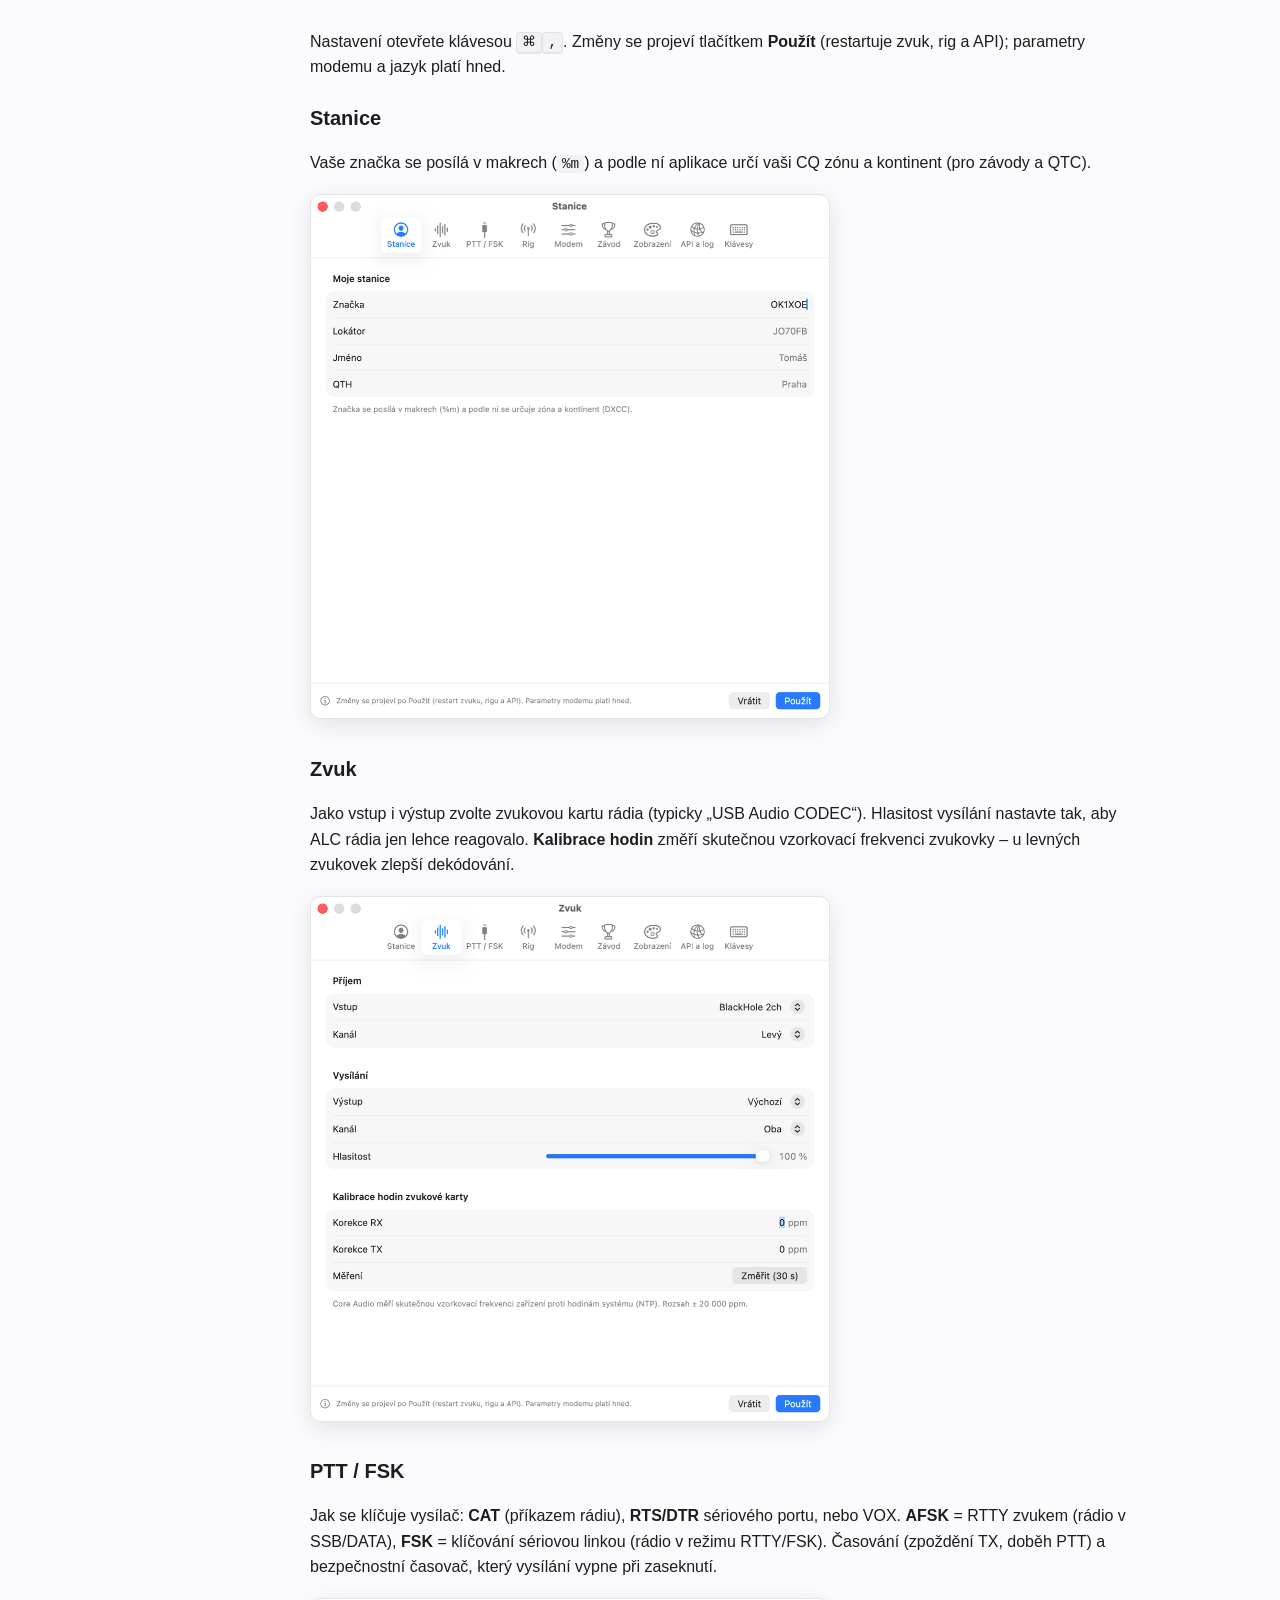
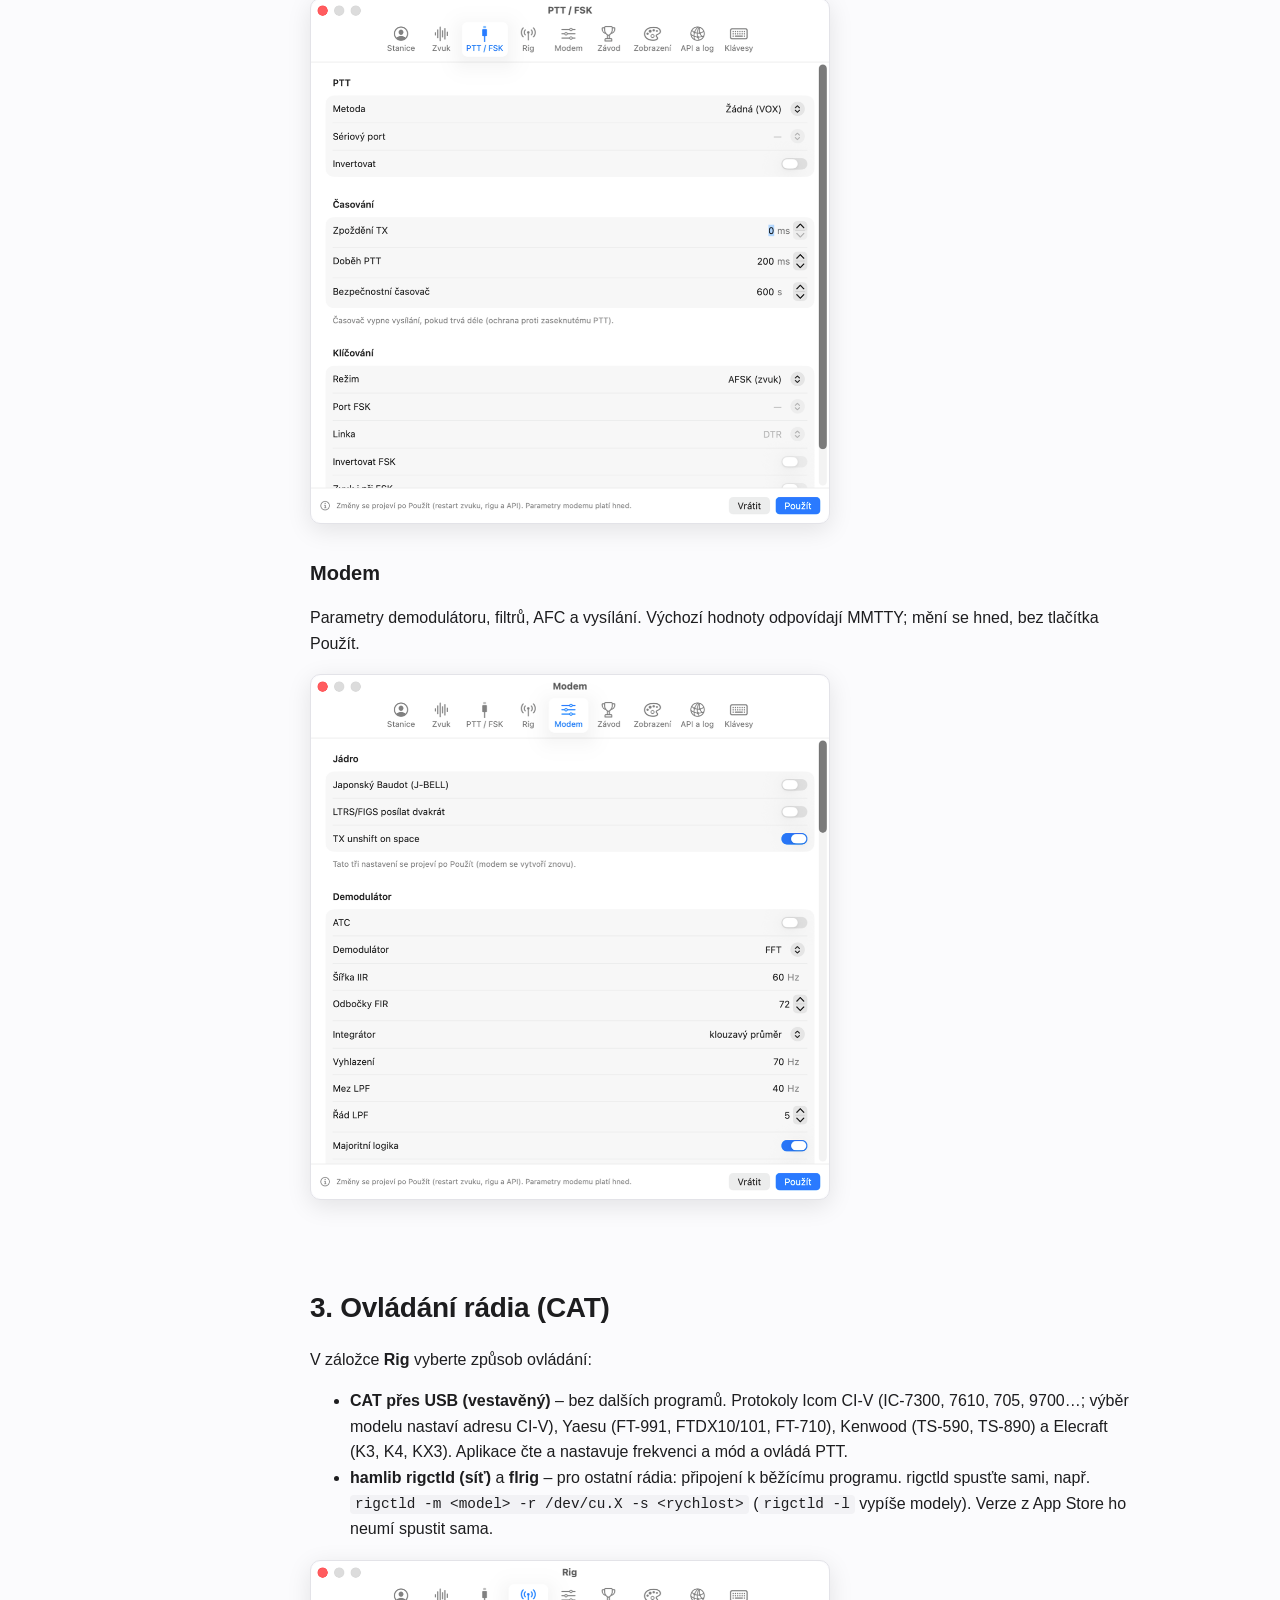
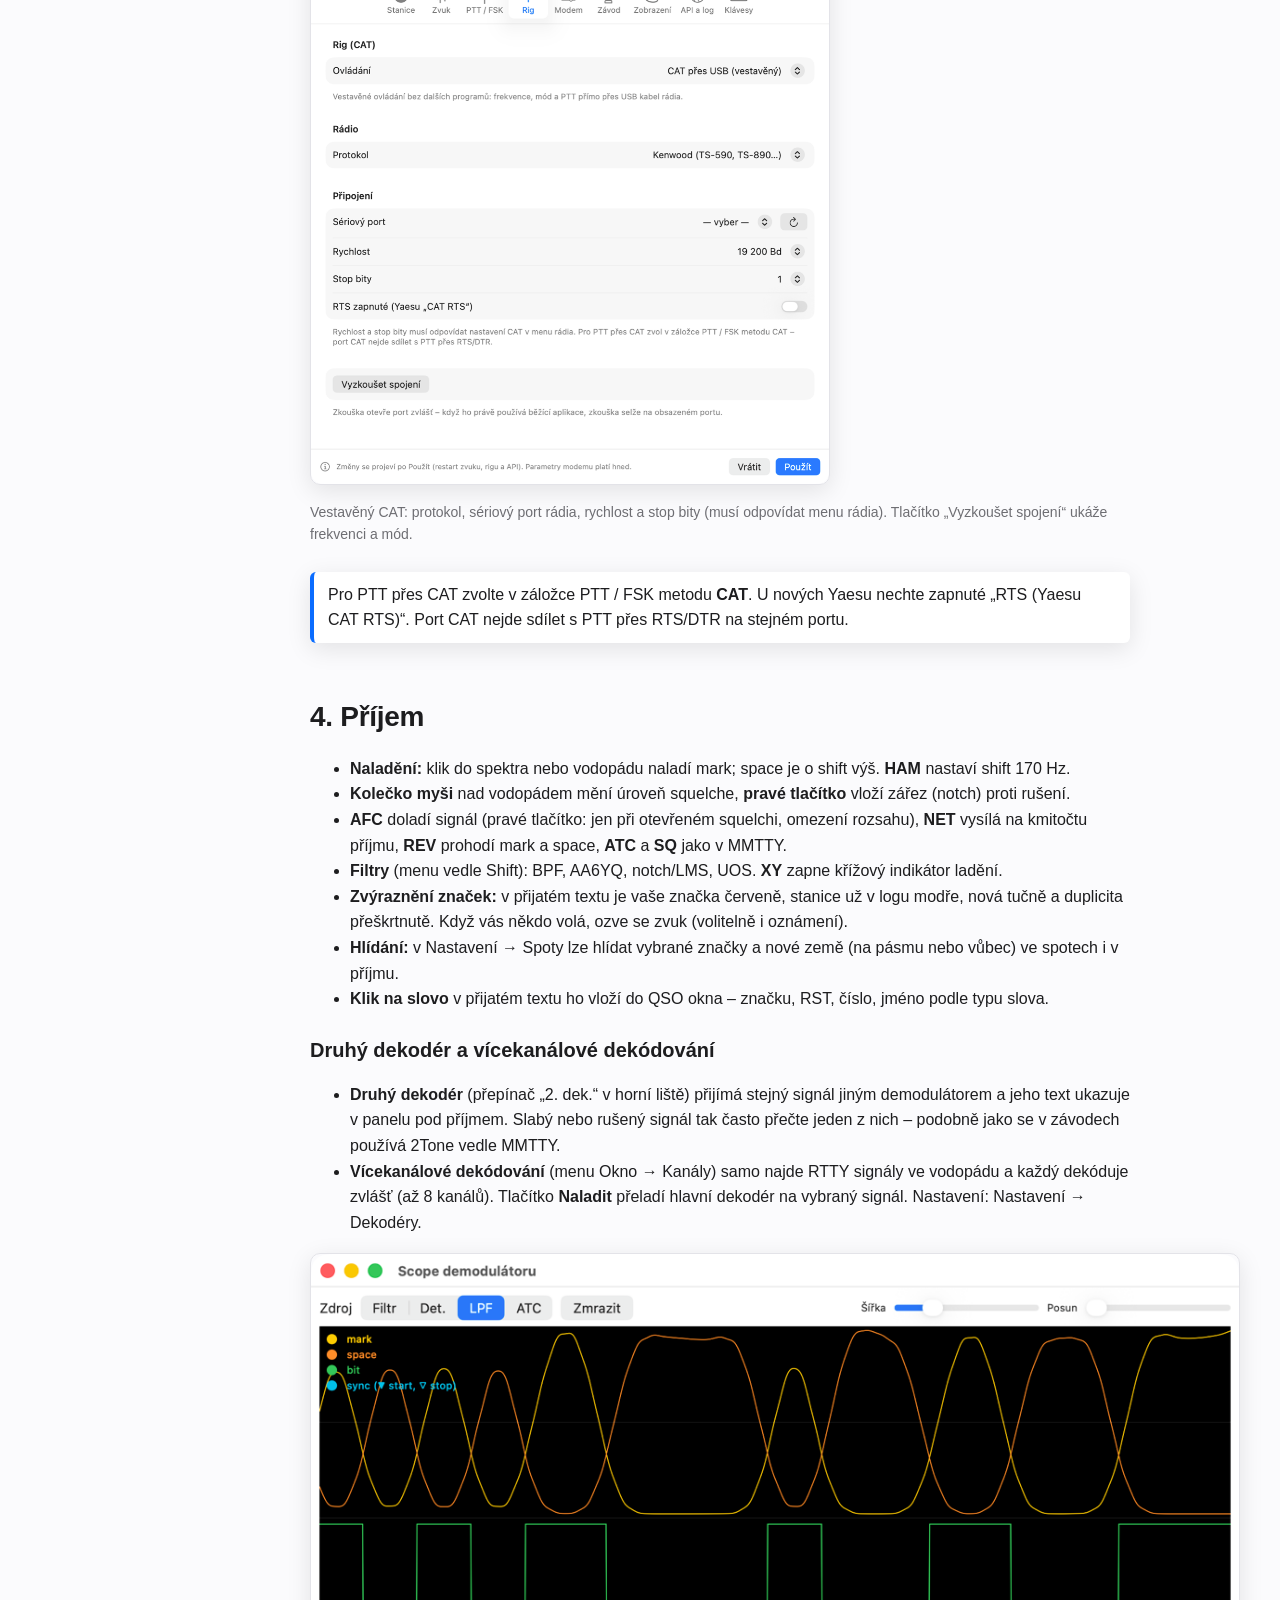
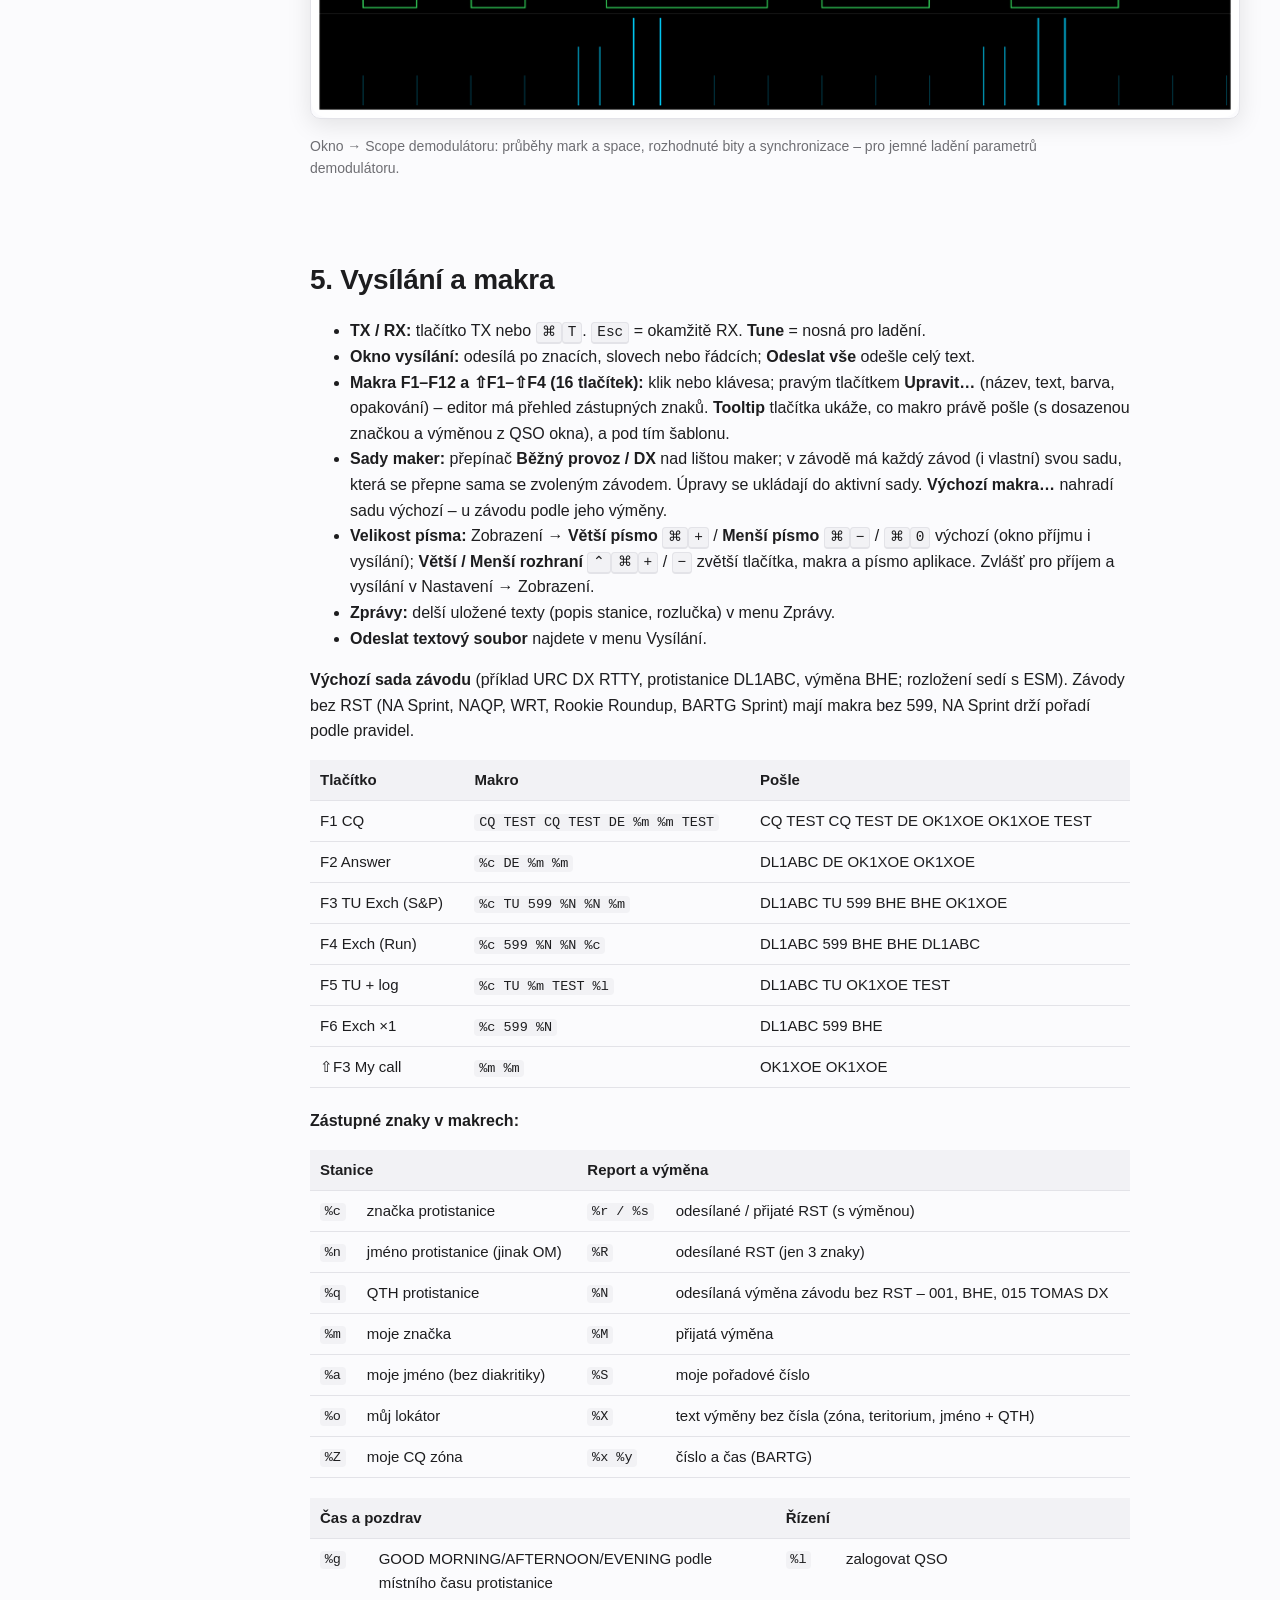
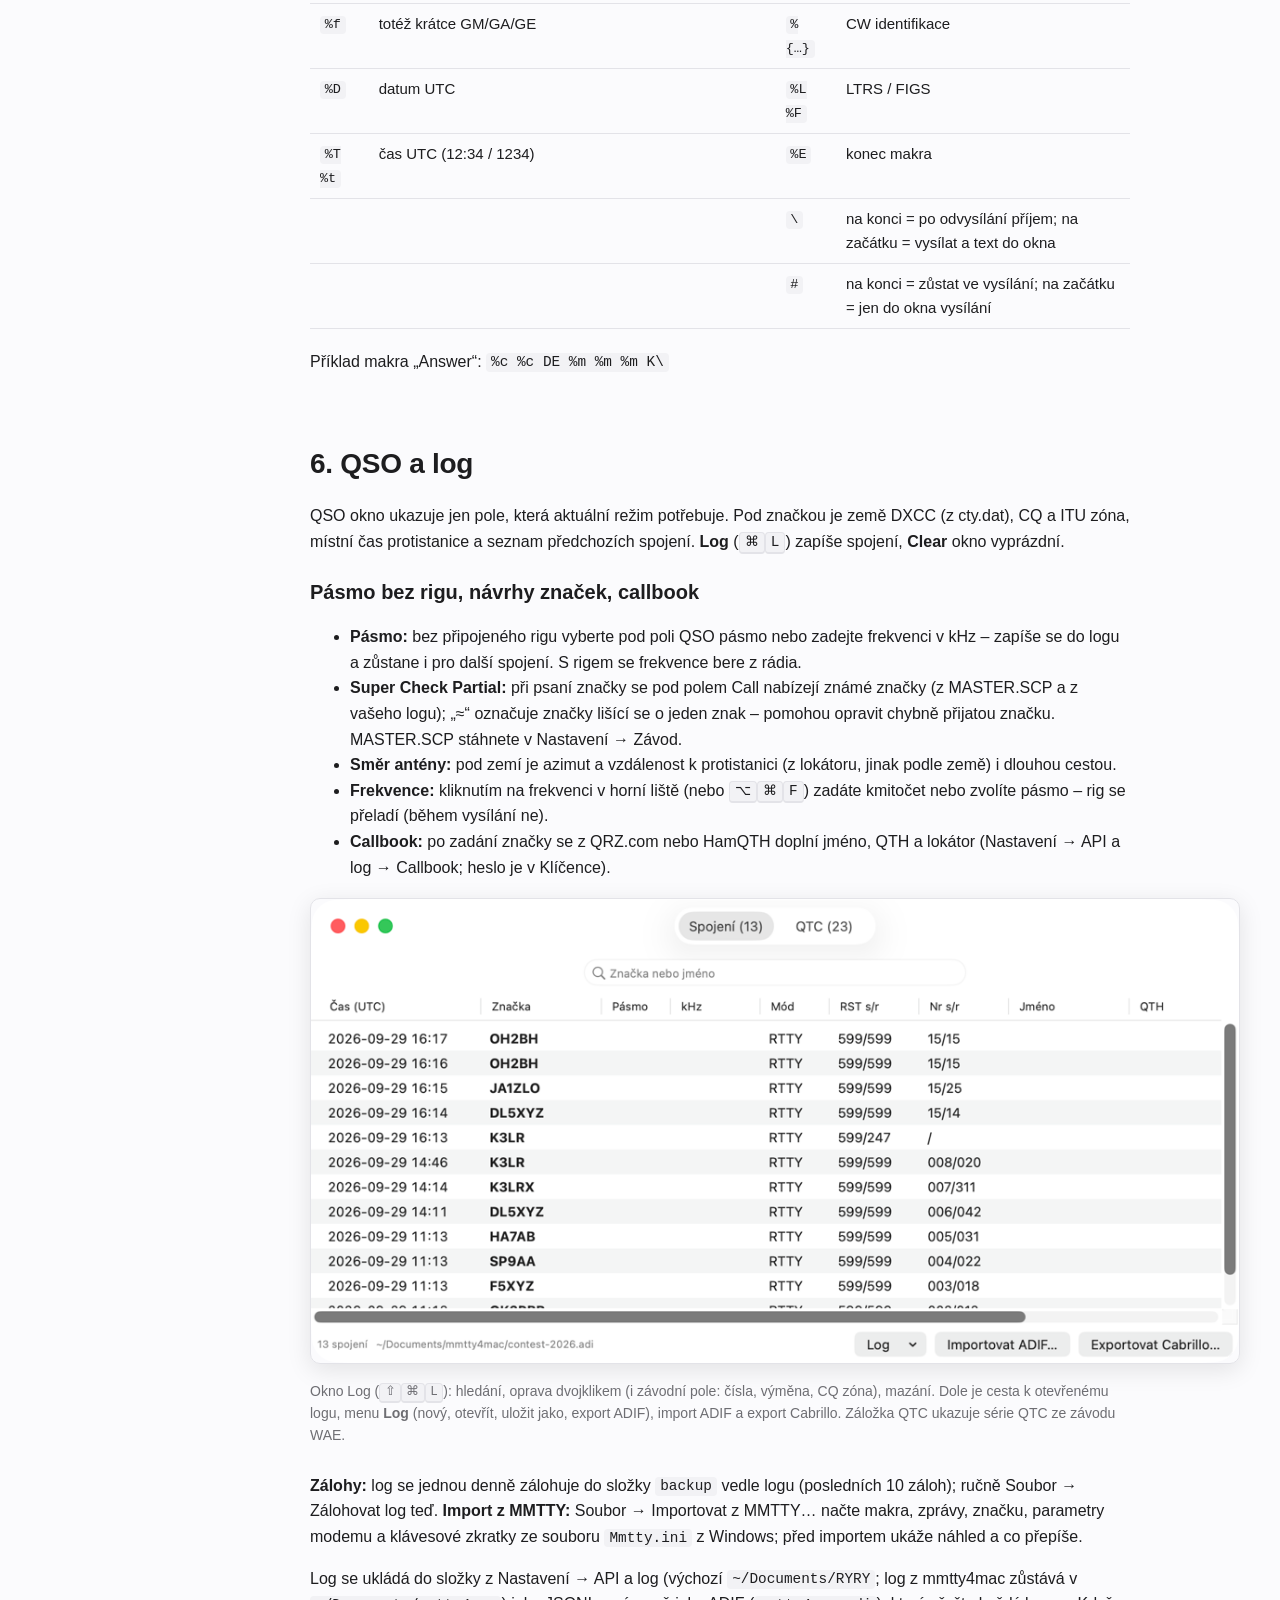
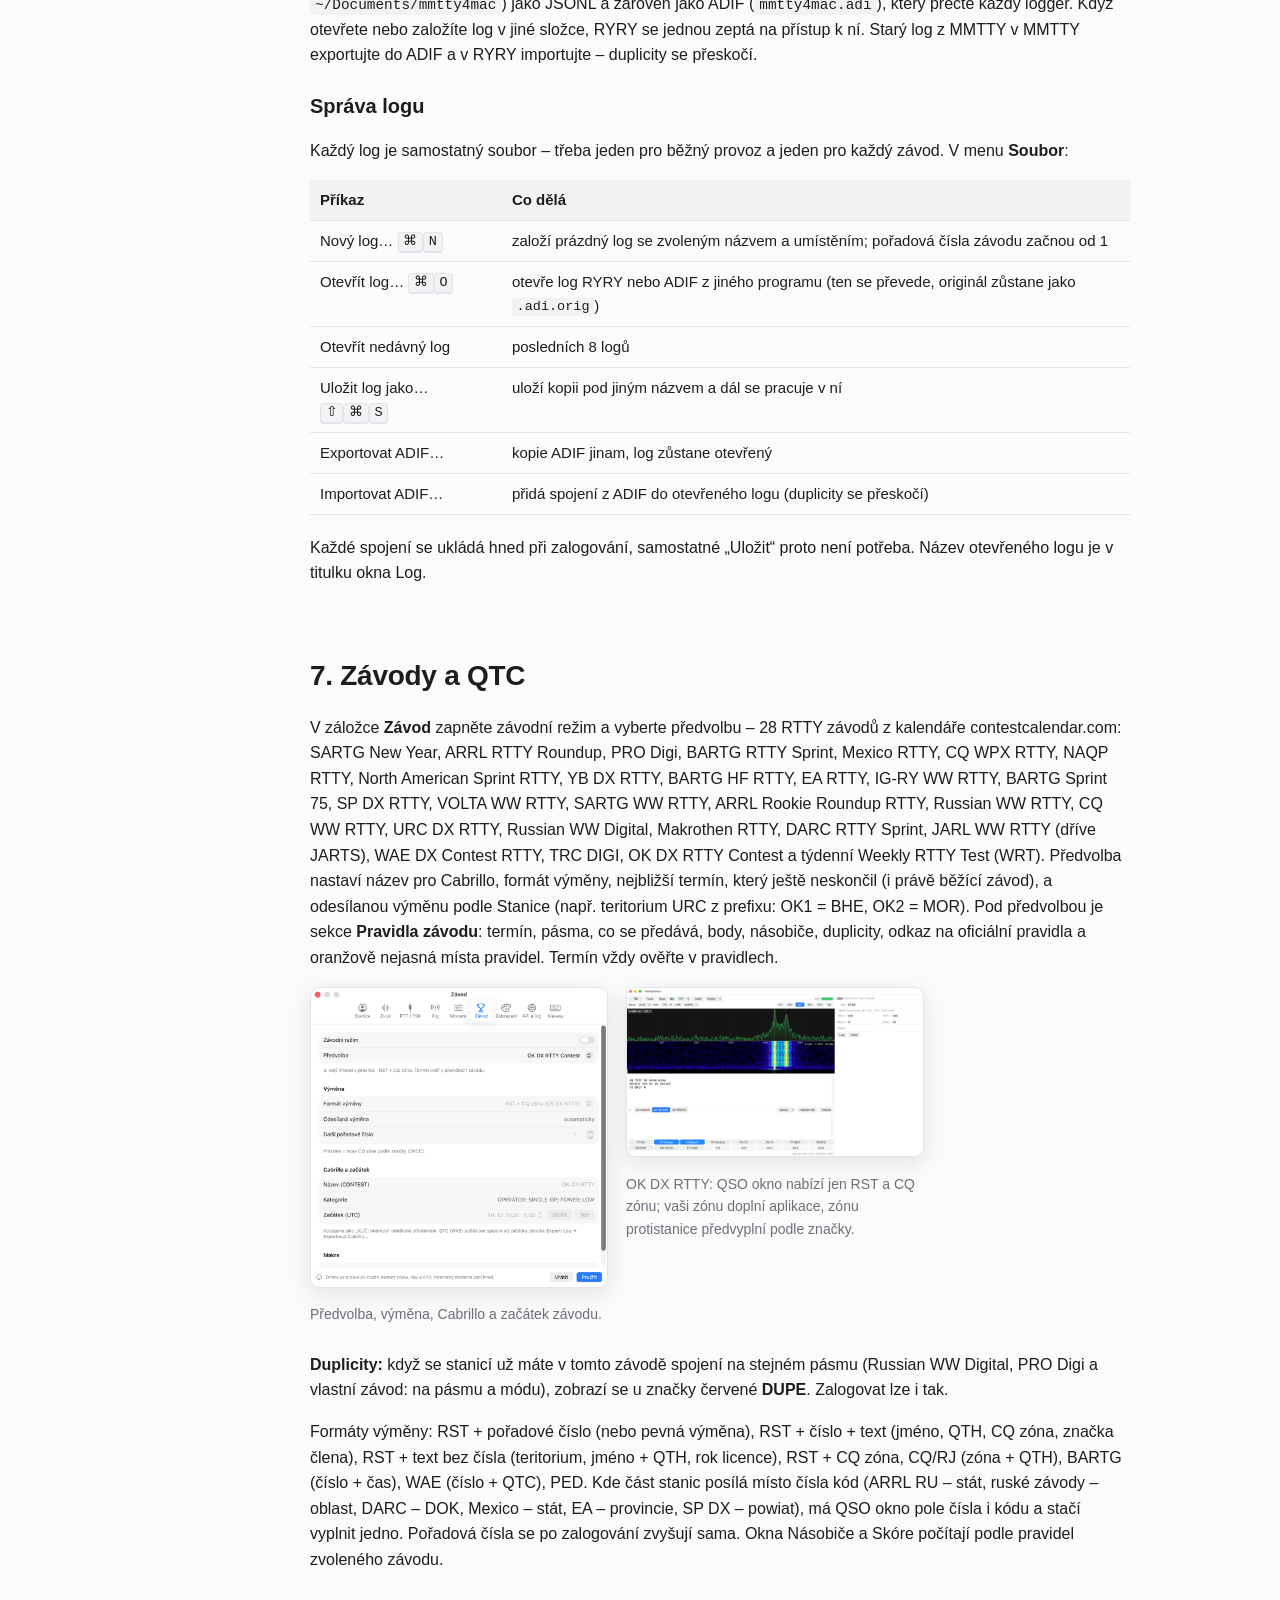
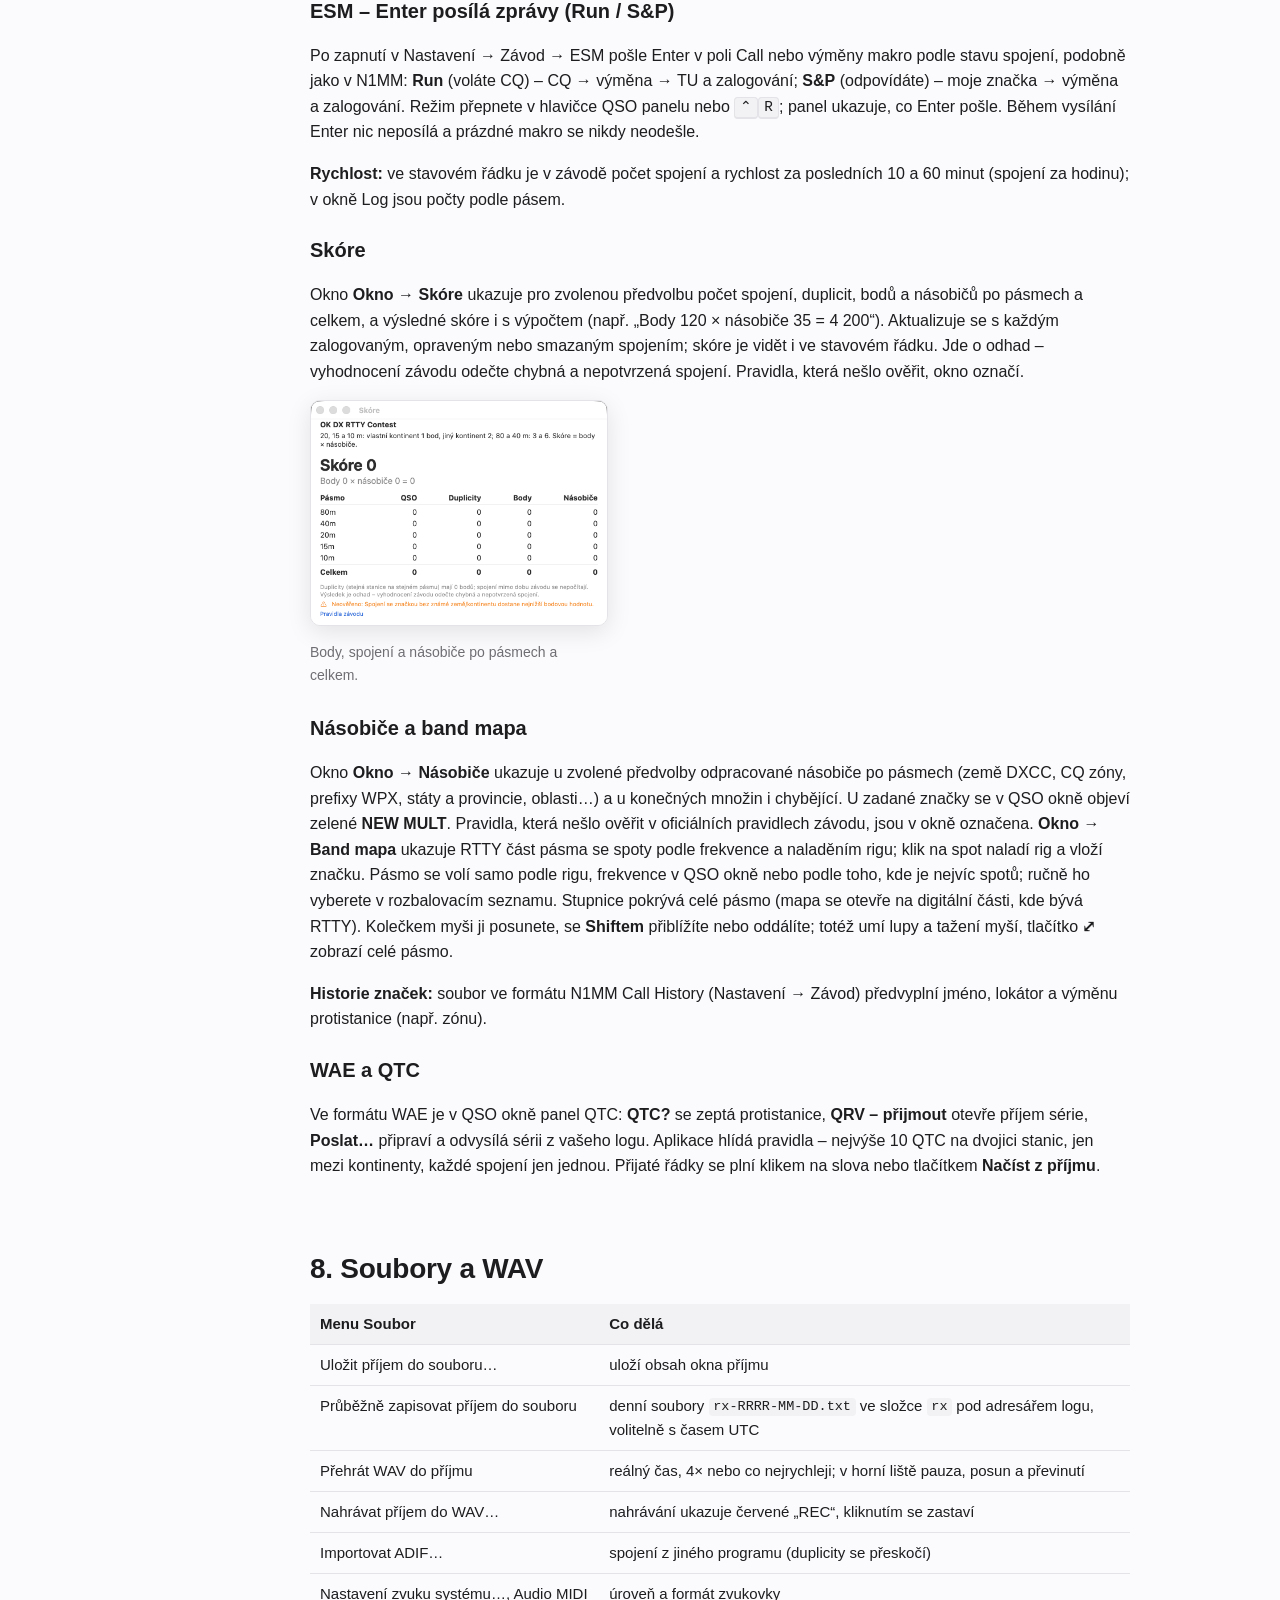
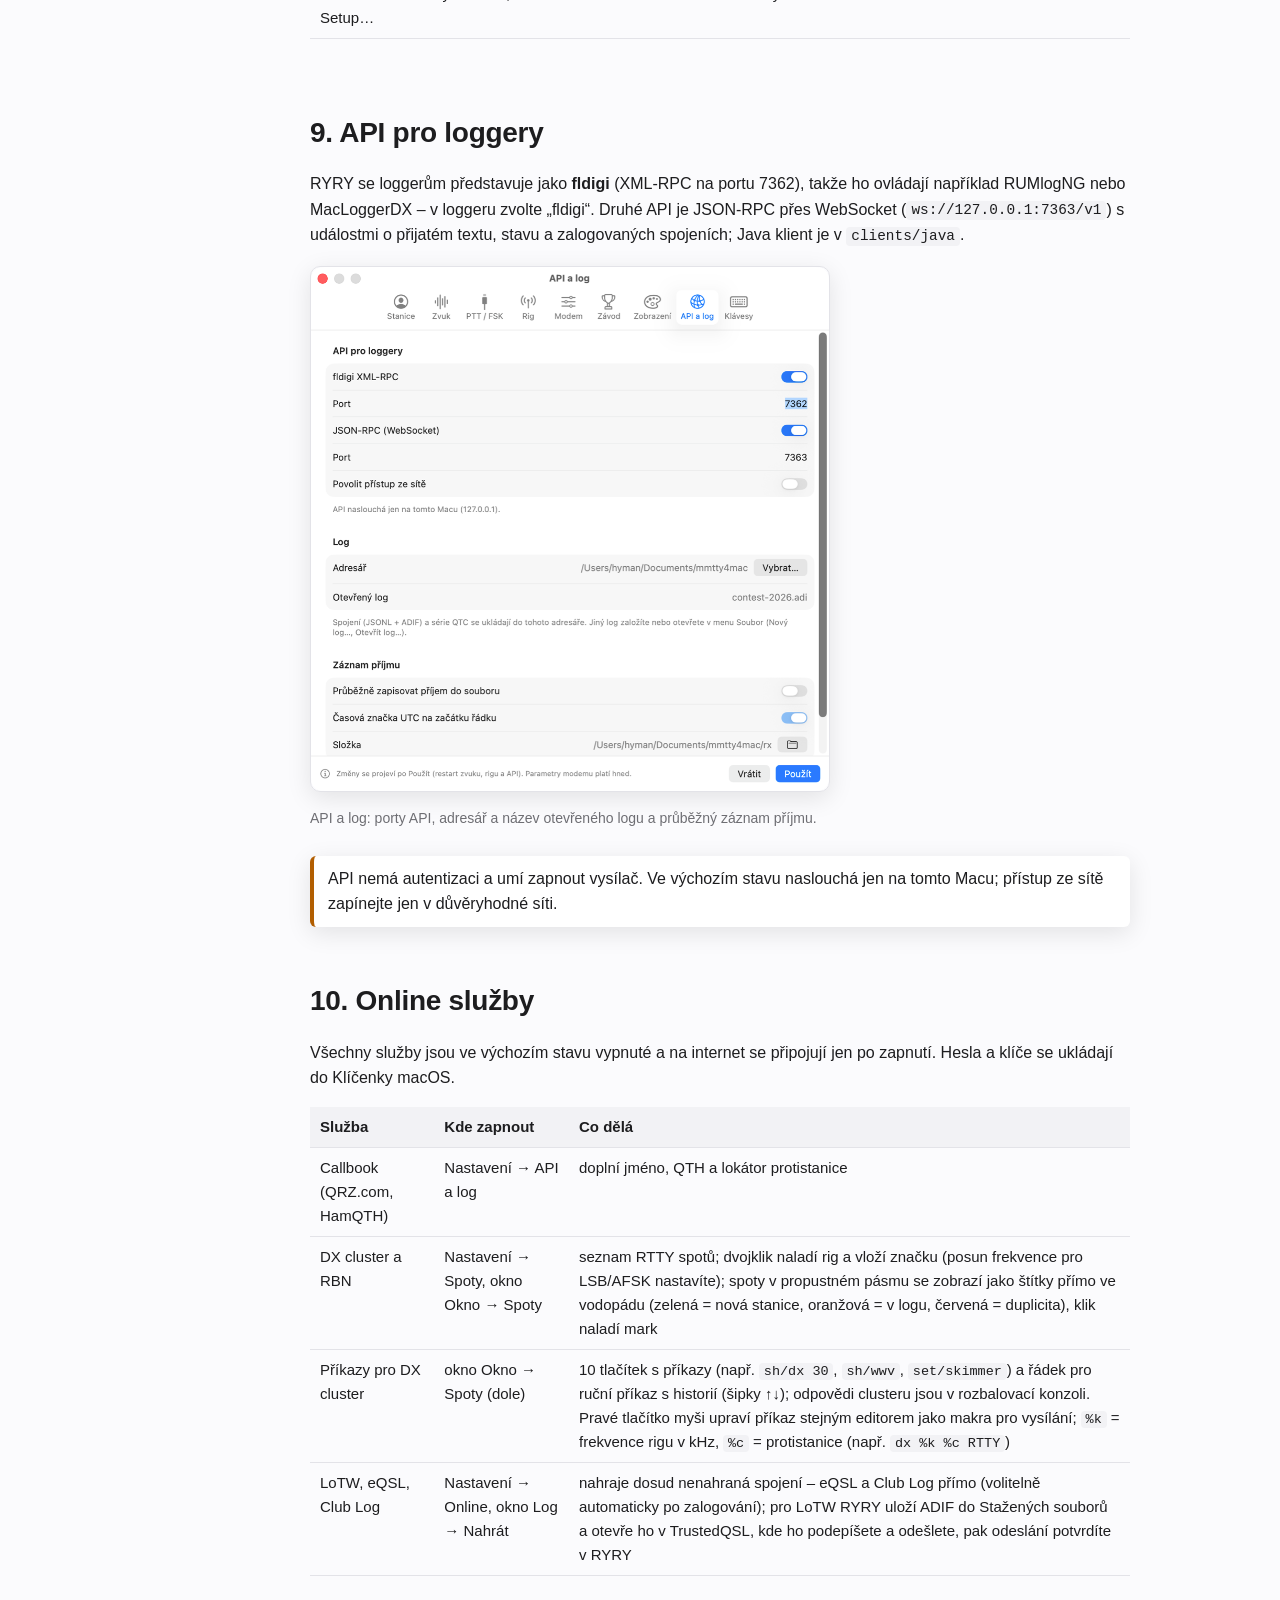
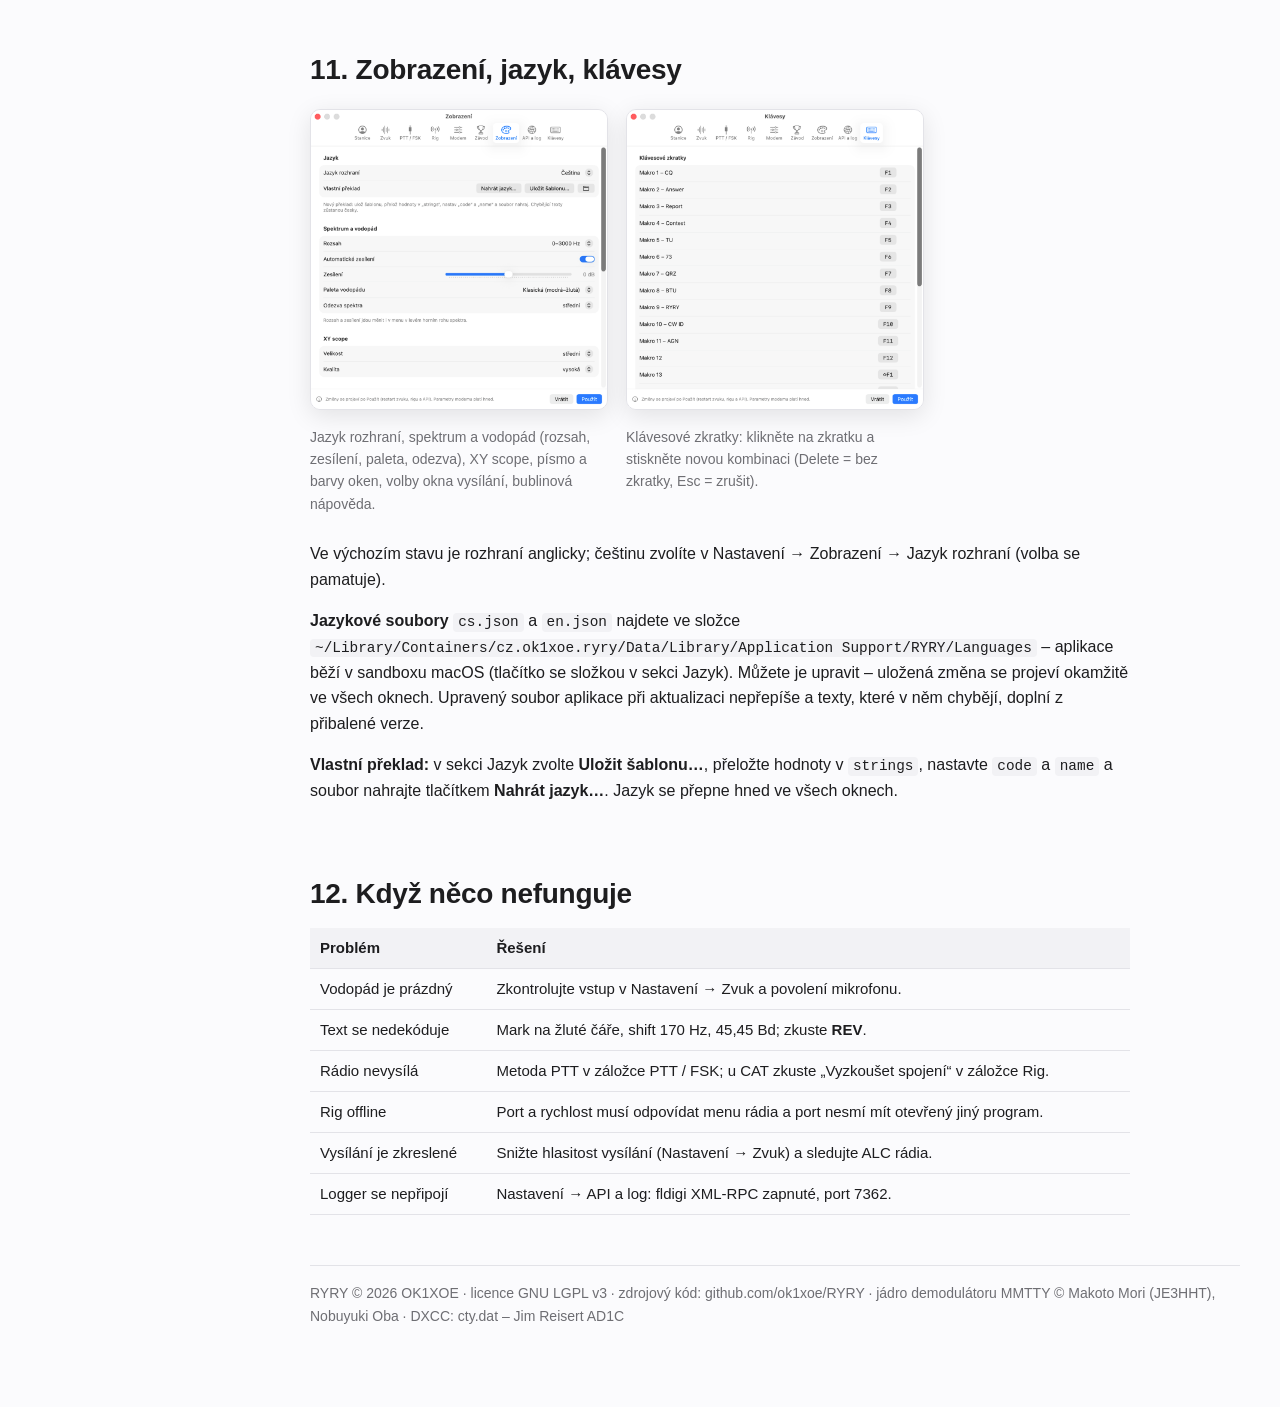
<file: docs/html/cs/index.html>
<!doctype html>
<html lang="cs">
<head>
<meta charset="utf-8">
<meta name="viewport" content="width=device-width, initial-scale=1">
<title>RYRY – příručka</title>
<meta name="description" content="Uživatelská příručka programu RYRY – RTTY pro macOS založené na MMTTY.">
<link rel="stylesheet" href="../style.css">
<link rel="icon" href="../img/icon.png">
</head>
<body>
<header class="top"><div class="in">
  <img class="icon" src="../img/icon.png" alt="">
  <span class="brand">RYRY</span><span class="ver">příručka · verze 1.0</span>
  <span class="lang"><span>Čeština</span> <a href="../en/index.html">English</a></span>
</div></header>

<div class="wrap">
<nav class="toc" aria-label="Obsah">
  <ol>
    <li><a href="#uvod">Úvod</a></li>
    <li><a href="#instalace">1. Instalace</a></li>
    <li><a href="#nastaveni">2. První nastavení</a></li>
    <li><a href="#cat">3. Ovládání rádia (CAT)</a></li>
    <li><a href="#prijem">4. Příjem</a></li>
    <li><a href="#vysilani">5. Vysílání a makra</a></li>
    <li><a href="#log">6. QSO a log</a></li>
    <li><a href="#zavody">7. Závody a QTC</a></li>
    <li><a href="#soubory">8. Soubory a WAV</a></li>
    <li><a href="#api">9. API pro loggery</a></li>
    <li><a href="#online">10. Online služby</a></li>
    <li><a href="#zobrazeni">11. Zobrazení, jazyk, klávesy</a></li>
    <li><a href="#problemy">12. Když něco nefunguje</a></li>
  </ol>
</nav>

<main>
<div class="hero" id="uvod">
  <h1>RTTY pro macOS</h1>
  <p class="lead">RYRY (dříve mmtty4mac) je nativní přepis programu MMTTY (JE3HHT) pro Mac. Používá stejný osvědčený demodulátor a přidává log, podporu závodů, ovládání rádia přes USB a API pro loggery.</p>
  <ul class="pills">
    <li>demodulátor MMTTY</li><li>AFSK i FSK</li><li>CAT Icom / Yaesu / Kenwood / Elecraft + hamlib</li>
    <li>log ADIF, Cabrillo</li><li>28 předvoleb RTTY závodů s bodováním, WAE QTC</li><li>API kompatibilní s fldigi</li><li>čeština / English</li>
  </ul>
</div>
<figure>
  <a href="../img/cs-main.png"><img src="../img/cs-main.png" alt="Hlavní okno RYRY při příjmu" loading="lazy"></a>
  <figcaption>Hlavní okno: nahoře ovládání modemu, pod ním spektrum a vodopád (žlutá = mark, oranžová = space), přijatý text, okno vysílání a makra F1–⇧F4. Vpravo QSO okno se zemí DXCC, místním časem protistanice a předchozími spojeními.</figcaption>
</figure>

<section id="instalace">
<h2>1. Instalace</h2>
<ol>
  <li>Nainstalujte <b>RYRY</b> z Mac App Store (zdarma). Aktualizace přicházejí přes App Store.</li>
  <li>Při prvním spuštění se RYRY zeptá na <b>složku pro log</b> (dialog se otevře ve složce Dokumenty) – klikněte na <b>Povolit přístup</b> a RYRY si v ní založí složku <code>RYRY</code>. macOS pustí aplikaci do složky až po tom, co ji vyberete; RYRY si přístup zapamatuje. Když dialog zrušíte, log zůstane v kontejneru aplikace a stavový řádek řekne kde.</li>
  <li>macOS se zeptá na přístup k <b>mikrofonu</b> – potvrďte ho, jinak příjem nefunguje. Změnit to jde v Nastavení systému → Soukromí a zabezpečení → Mikrofon.</li>
  <li>Nemáte po ruce rádio? <b>Nápověda → Přehrát ukázkový signál</b> přehraje krátké závodní spojení a uvidíte, jak RYRY dekóduje.</li>
  <li>Tuto příručku otevřete kdykoli z aplikace: menu <b>Nápověda → Příručka RYRY</b> (<kbd>⌘</kbd><kbd>?</kbd>).</li>
</ol>
<p>Přecházíte z mmtty4mac? Nastavení se při prvním spuštění přenese samo; RYRY se jednou zeptá na složku s logem (obvykle <code>~/Documents/mmtty4mac</code>) a hesla online služeb bude možná potřeba zadat znovu.</p>
<p>Volitelně: pro rádia, která vestavěný CAT nezná, nainstalujte hamlib příkazem <code>brew install hamlib</code> a <code>rigctld</code> spusťte sami (viz Ovládání rádia).</p>
</section>

<section id="nastaveni">
<h2>2. První nastavení</h2>
<p>Nastavení otevřete klávesou <kbd>⌘</kbd><kbd>,</kbd>. Změny se projeví tlačítkem <b>Použít</b> (restartuje zvuk, rig a API); parametry modemu a jazyk platí hned.</p>

<h3>Stanice</h3>
<p>Vaše značka se posílá v makrech (<code>%m</code>) a podle ní aplikace určí vaši CQ zónu a kontinent (pro závody a QTC).</p>
<figure class="half"><a href="../img/cs-settings-0.png"><img src="../img/cs-settings-0.png" alt="Nastavení – Stanice" loading="lazy"></a></figure>

<h3>Zvuk</h3>
<p>Jako vstup i výstup zvolte zvukovou kartu rádia (typicky „USB Audio CODEC“). Hlasitost vysílání nastavte tak, aby ALC rádia jen lehce reagovalo. <b>Kalibrace hodin</b> změří skutečnou vzorkovací frekvenci zvukovky – u levných zvukovek zlepší dekódování.</p>
<figure class="half"><a href="../img/cs-settings-1.png"><img src="../img/cs-settings-1.png" alt="Nastavení – Zvuk" loading="lazy"></a></figure>

<h3>PTT / FSK</h3>
<p>Jak se klíčuje vysílač: <b>CAT</b> (příkazem rádiu), <b>RTS/DTR</b> sériového portu, nebo VOX. <b>AFSK</b> = RTTY zvukem (rádio v SSB/DATA), <b>FSK</b> = klíčování sériovou linkou (rádio v režimu RTTY/FSK). Časování (zpoždění TX, doběh PTT) a bezpečnostní časovač, který vysílání vypne při zaseknutí.</p>
<figure class="half"><a href="../img/cs-settings-2.png"><img src="../img/cs-settings-2.png" alt="Nastavení – PTT / FSK" loading="lazy"></a></figure>

<h3>Modem</h3>
<p>Parametry demodulátoru, filtrů, AFC a vysílání. Výchozí hodnoty odpovídají MMTTY; mění se hned, bez tlačítka Použít.</p>
<figure class="half"><a href="../img/cs-settings-4.png"><img src="../img/cs-settings-4.png" alt="Nastavení – Modem" loading="lazy"></a></figure>
</section>

<section id="cat">
<h2>3. Ovládání rádia (CAT)</h2>
<p>V záložce <b>Rig</b> vyberte způsob ovládání:</p>
<ul>
  <li><b>CAT přes USB (vestavěný)</b> – bez dalších programů. Protokoly Icom CI-V (IC-7300, 7610, 705, 9700…; výběr modelu nastaví adresu CI-V), Yaesu (FT-991, FTDX10/101, FT-710), Kenwood (TS-590, TS-890) a Elecraft (K3, K4, KX3). Aplikace čte a nastavuje frekvenci a mód a ovládá PTT.</li>
  <li><b>hamlib rigctld (síť)</b> a <b>flrig</b> – pro ostatní rádia: připojení k běžícímu programu. rigctld spusťte sami, např. <code>rigctld -m &lt;model&gt; -r /dev/cu.X -s &lt;rychlost&gt;</code> (<code>rigctld -l</code> vypíše modely). Verze z App Store ho neumí spustit sama.</li>
</ul>
<figure class="half"><a href="../img/cs-settings-3.png"><img src="../img/cs-settings-3.png" alt="Nastavení – Rig" loading="lazy"></a>
  <figcaption>Vestavěný CAT: protokol, sériový port rádia, rychlost a stop bity (musí odpovídat menu rádia). Tlačítko „Vyzkoušet spojení“ ukáže frekvenci a mód.</figcaption></figure>
<div class="note">Pro PTT přes CAT zvolte v záložce PTT / FSK metodu <b>CAT</b>. U nových Yaesu nechte zapnuté „RTS (Yaesu CAT RTS)“. Port CAT nejde sdílet s PTT přes RTS/DTR na stejném portu.</div>
</section>

<section id="prijem">
<h2>4. Příjem</h2>
<ul>
  <li><b>Naladění:</b> klik do spektra nebo vodopádu naladí mark; space je o shift výš. <b>HAM</b> nastaví shift 170 Hz.</li>
  <li><b>Kolečko myši</b> nad vodopádem mění úroveň squelche, <b>pravé tlačítko</b> vloží zářez (notch) proti rušení.</li>
  <li><b>AFC</b> doladí signál (pravé tlačítko: jen při otevřeném squelchi, omezení rozsahu), <b>NET</b> vysílá na kmitočtu příjmu, <b>REV</b> prohodí mark a space, <b>ATC</b> a <b>SQ</b> jako v MMTTY.</li>
  <li><b>Filtry</b> (menu vedle Shift): BPF, AA6YQ, notch/LMS, UOS. <b>XY</b> zapne křížový indikátor ladění.</li>
  <li><b>Zvýraznění značek:</b> v přijatém textu je vaše značka červeně, stanice už v logu modře, nová tučně a duplicita přeškrtnutě. Když vás někdo volá, ozve se zvuk (volitelně i oznámení).</li>
  <li><b>Hlídání:</b> v Nastavení → Spoty lze hlídat vybrané značky a nové země (na pásmu nebo vůbec) ve spotech i v příjmu.</li>
  <li><b>Klik na slovo</b> v přijatém textu ho vloží do QSO okna – značku, RST, číslo, jméno podle typu slova.</li>
</ul>
<h3>Druhý dekodér a vícekanálové dekódování</h3>
<ul>
  <li><b>Druhý dekodér</b> (přepínač „2. dek.“ v horní liště) přijímá stejný signál jiným demodulátorem a jeho text ukazuje v panelu pod příjmem. Slabý nebo rušený signál tak často přečte jeden z nich – podobně jako se v závodech používá 2Tone vedle MMTTY.</li>
  <li><b>Vícekanálové dekódování</b> (menu Okno → Kanály) samo najde RTTY signály ve vodopádu a každý dekóduje zvlášť (až 8 kanálů). Tlačítko <b>Naladit</b> přeladí hlavní dekodér na vybraný signál. Nastavení: Nastavení → Dekodéry.</li>
</ul>
<figure><a href="../img/cs-scope.png"><img src="../img/cs-scope.png" alt="Scope demodulátoru" loading="lazy"></a>
  <figcaption>Okno → Scope demodulátoru: průběhy mark a space, rozhodnuté bity a synchronizace – pro jemné ladění parametrů demodulátoru.</figcaption></figure>
</section>

<section id="vysilani">
<h2>5. Vysílání a makra</h2>
<ul>
  <li><b>TX / RX:</b> tlačítko TX nebo <kbd>⌘</kbd><kbd>T</kbd>. <kbd>Esc</kbd> = okamžitě RX. <b>Tune</b> = nosná pro ladění.</li>
  <li><b>Okno vysílání:</b> odesílá po znacích, slovech nebo řádcích; <b>Odeslat vše</b> odešle celý text.</li>
  <li><b>Makra F1–F12 a ⇧F1–⇧F4 (16 tlačítek):</b> klik nebo klávesa; pravým tlačítkem <b>Upravit…</b> (název, text, barva, opakování) – editor má přehled zástupných znaků. <b>Tooltip</b> tlačítka ukáže, co makro právě pošle (s dosazenou značkou a výměnou z QSO okna), a pod tím šablonu.</li>
  <li><b>Sady maker:</b> přepínač <b>Běžný provoz / DX</b> nad lištou maker; v závodě má každý závod (i vlastní) svou sadu, která se přepne sama se zvoleným závodem. Úpravy se ukládají do aktivní sady. <b>Výchozí makra…</b> nahradí sadu výchozí – u závodu podle jeho výměny.</li>
  <li><b>Velikost písma:</b> Zobrazení → <b>Větší písmo</b> <kbd>⌘</kbd><kbd>+</kbd> / <b>Menší písmo</b> <kbd>⌘</kbd><kbd>−</kbd> / <kbd>⌘</kbd><kbd>0</kbd> výchozí (okno příjmu i vysílání); <b>Větší / Menší rozhraní</b> <kbd>⌃</kbd><kbd>⌘</kbd><kbd>+</kbd> / <kbd>−</kbd> zvětší tlačítka, makra a písmo aplikace. Zvlášť pro příjem a vysílání v Nastavení → Zobrazení.</li>
  <li><b>Zprávy:</b> delší uložené texty (popis stanice, rozlučka) v menu Zprávy.</li>
  <li><b>Odeslat textový soubor</b> najdete v menu Vysílání.</li>
</ul>
<p><b>Výchozí sada závodu</b> (příklad URC DX RTTY, protistanice DL1ABC, výměna BHE; rozložení sedí s ESM). Závody bez RST (NA Sprint, NAQP, WRT, Rookie Roundup, BARTG Sprint) mají makra bez 599, NA Sprint drží pořadí podle pravidel.</p>
<table>
  <tr><th>Tlačítko</th><th>Makro</th><th>Pošle</th></tr>
  <tr><td>F1 CQ</td><td><code>CQ TEST CQ TEST DE %m %m TEST</code></td><td>CQ TEST CQ TEST DE OK1XOE OK1XOE TEST</td></tr>
  <tr><td>F2 Answer</td><td><code>%c DE %m %m</code></td><td>DL1ABC DE OK1XOE OK1XOE</td></tr>
  <tr><td>F3 TU Exch (S&amp;P)</td><td><code>%c TU 599 %N %N %m</code></td><td>DL1ABC TU 599 BHE BHE OK1XOE</td></tr>
  <tr><td>F4 Exch (Run)</td><td><code>%c 599 %N %N %c</code></td><td>DL1ABC 599 BHE BHE DL1ABC</td></tr>
  <tr><td>F5 TU + log</td><td><code>%c TU %m TEST %l</code></td><td>DL1ABC TU OK1XOE TEST</td></tr>
  <tr><td>F6 Exch ×1</td><td><code>%c 599 %N</code></td><td>DL1ABC 599 BHE</td></tr>
  <tr><td>⇧F3 My call</td><td><code>%m %m</code></td><td>OK1XOE OK1XOE</td></tr>
</table>
<p><b>Zástupné znaky v makrech:</b></p>
<table class="vars">
  <tr><th colspan="2">Stanice</th><th colspan="2">Report a výměna</th></tr>
  <tr><td><code>%c</code></td><td>značka protistanice</td><td><code>%r / %s</code></td><td>odesílané / přijaté RST (s výměnou)</td></tr>
  <tr><td><code>%n</code></td><td>jméno protistanice (jinak OM)</td><td><code>%R</code></td><td>odesílané RST (jen 3 znaky)</td></tr>
  <tr><td><code>%q</code></td><td>QTH protistanice</td><td><code>%N</code></td><td>odesílaná výměna závodu bez RST – 001, BHE, 015 TOMAS DX</td></tr>
  <tr><td><code>%m</code></td><td>moje značka</td><td><code>%M</code></td><td>přijatá výměna</td></tr>
  <tr><td><code>%a</code></td><td>moje jméno (bez diakritiky)</td><td><code>%S</code></td><td>moje pořadové číslo</td></tr>
  <tr><td><code>%o</code></td><td>můj lokátor</td><td><code>%X</code></td><td>text výměny bez čísla (zóna, teritorium, jméno + QTH)</td></tr>
  <tr><td><code>%Z</code></td><td>moje CQ zóna</td><td><code>%x %y</code></td><td>číslo a čas (BARTG)</td></tr>
</table>
<table class="vars">
  <tr><th colspan="2">Čas a pozdrav</th><th colspan="2">Řízení</th></tr>
  <tr><td><code>%g</code></td><td>GOOD MORNING/AFTERNOON/EVENING podle místního času protistanice</td><td><code>%l</code></td><td>zalogovat QSO</td></tr>
  <tr><td><code>%f</code></td><td>totéž krátce GM/GA/GE</td><td><code>%{…}</code></td><td>CW identifikace</td></tr>
  <tr><td><code>%D</code></td><td>datum UTC</td><td><code>%L %F</code></td><td>LTRS / FIGS</td></tr>
  <tr><td><code>%T %t</code></td><td>čas UTC (12:34 / 1234)</td><td><code>%E</code></td><td>konec makra</td></tr>
  <tr><td></td><td></td><td><code>\</code></td><td>na konci = po odvysílání příjem; na začátku = vysílat a text do okna</td></tr>
  <tr><td></td><td></td><td><code>#</code></td><td>na konci = zůstat ve vysílání; na začátku = jen do okna vysílání</td></tr>
</table>
<p>Příklad makra „Answer“: <code>%c %c DE %m %m %m K\</code></p>
</section>

<section id="log">
<h2>6. QSO a log</h2>
<p>QSO okno ukazuje jen pole, která aktuální režim potřebuje. Pod značkou je země DXCC (z cty.dat), CQ a ITU zóna, místní čas protistanice a seznam předchozích spojení. <b>Log</b> (<kbd>⌘</kbd><kbd>L</kbd>) zapíše spojení, <b>Clear</b> okno vyprázdní.</p>
<h3>Pásmo bez rigu, návrhy značek, callbook</h3>
<ul>
  <li><b>Pásmo:</b> bez připojeného rigu vyberte pod poli QSO pásmo nebo zadejte frekvenci v kHz – zapíše se do logu a zůstane i pro další spojení. S rigem se frekvence bere z rádia.</li>
  <li><b>Super Check Partial:</b> při psaní značky se pod polem Call nabízejí známé značky (z MASTER.SCP a z vašeho logu); „≈“ označuje značky lišící se o jeden znak – pomohou opravit chybně přijatou značku. MASTER.SCP stáhnete v Nastavení → Závod.</li>
  <li><b>Směr antény:</b> pod zemí je azimut a vzdálenost k protistanici (z lokátoru, jinak podle země) i dlouhou cestou.</li>
  <li><b>Frekvence:</b> kliknutím na frekvenci v horní liště (nebo <kbd>⌥</kbd><kbd>⌘</kbd><kbd>F</kbd>) zadáte kmitočet nebo zvolíte pásmo – rig se přeladí (během vysílání ne).</li>
  <li><b>Callbook:</b> po zadání značky se z QRZ.com nebo HamQTH doplní jméno, QTH a lokátor (Nastavení → API a log → Callbook; heslo je v Klíčence).</li>
</ul>
<figure><a href="../img/cs-log.png"><img src="../img/cs-log.png" alt="Okno Log" loading="lazy"></a>
  <figcaption>Okno Log (<kbd>⇧</kbd><kbd>⌘</kbd><kbd>L</kbd>): hledání, oprava dvojklikem (i závodní pole: čísla, výměna, CQ zóna), mazání. Dole je cesta k otevřenému logu, menu <b>Log</b> (nový, otevřít, uložit jako, export ADIF), import ADIF a export Cabrillo. Záložka QTC ukazuje série QTC ze závodu WAE.</figcaption></figure>
<p><b>Zálohy:</b> log se jednou denně zálohuje do složky <code>backup</code> vedle logu (posledních 10 záloh); ručně Soubor → Zálohovat log teď. <b>Import z MMTTY:</b> Soubor → Importovat z MMTTY… načte makra, zprávy, značku, parametry modemu a klávesové zkratky ze souboru <code>Mmtty.ini</code> z Windows; před importem ukáže náhled a co přepíše.</p>
<p>Log se ukládá do složky z Nastavení → API a log (výchozí <code>~/Documents/RYRY</code>; log z mmtty4mac zůstává v <code>~/Documents/mmtty4mac</code>) jako JSONL a zároveň jako ADIF (<code>mmtty4mac.adi</code>), který přečte každý logger. Když otevřete nebo založíte log v jiné složce, RYRY se jednou zeptá na přístup k ní. Starý log z MMTTY v MMTTY exportujte do ADIF a v RYRY importujte – duplicity se přeskočí.</p>
<h3>Správa logu</h3>
<p>Každý log je samostatný soubor – třeba jeden pro běžný provoz a jeden pro každý závod. V menu <b>Soubor</b>:</p>
<table>
  <tr><th>Příkaz</th><th>Co dělá</th></tr>
  <tr><td>Nový log… <kbd>⌘</kbd><kbd>N</kbd></td><td>založí prázdný log se zvoleným názvem a umístěním; pořadová čísla závodu začnou od 1</td></tr>
  <tr><td>Otevřít log… <kbd>⌘</kbd><kbd>O</kbd></td><td>otevře log RYRY nebo ADIF z jiného programu (ten se převede, originál zůstane jako <code>.adi.orig</code>)</td></tr>
  <tr><td>Otevřít nedávný log</td><td>posledních 8 logů</td></tr>
  <tr><td>Uložit log jako… <kbd>⇧</kbd><kbd>⌘</kbd><kbd>S</kbd></td><td>uloží kopii pod jiným názvem a dál se pracuje v ní</td></tr>
  <tr><td>Exportovat ADIF…</td><td>kopie ADIF jinam, log zůstane otevřený</td></tr>
  <tr><td>Importovat ADIF…</td><td>přidá spojení z ADIF do otevřeného logu (duplicity se přeskočí)</td></tr>
</table>
<p>Každé spojení se ukládá hned při zalogování, samostatné „Uložit“ proto není potřeba. Název otevřeného logu je v titulku okna Log.</p>
</section>

<section id="zavody">
<h2>7. Závody a QTC</h2>
<p>V záložce <b>Závod</b> zapněte závodní režim a vyberte předvolbu – 28 RTTY závodů z kalendáře contestcalendar.com: SARTG New Year, ARRL RTTY Roundup, PRO Digi, BARTG RTTY Sprint, Mexico RTTY, CQ WPX RTTY, NAQP RTTY, North American Sprint RTTY, YB DX RTTY, BARTG HF RTTY, EA RTTY, IG-RY WW RTTY, BARTG Sprint 75, SP DX RTTY, VOLTA WW RTTY, SARTG WW RTTY, ARRL Rookie Roundup RTTY, Russian WW RTTY, CQ WW RTTY, URC DX RTTY, Russian WW Digital, Makrothen RTTY, DARC RTTY Sprint, JARL WW RTTY (dříve JARTS), WAE DX Contest RTTY, TRC DIGI, OK DX RTTY Contest a týdenní Weekly RTTY Test (WRT). Předvolba nastaví název pro Cabrillo, formát výměny, nejbližší termín, který ještě neskončil (i právě běžící závod), a odesílanou výměnu podle Stanice (např. teritorium URC z prefixu: OK1 = BHE, OK2 = MOR). Pod předvolbou je sekce <b>Pravidla závodu</b>: termín, pásma, co se předává, body, násobiče, duplicity, odkaz na oficiální pravidla a oranžově nejasná místa pravidel. Termín vždy ověřte v pravidlech.</p>
<div class="gallery">
  <figure><a href="../img/cs-settings-5.png"><img src="../img/cs-settings-5.png" alt="Nastavení – Závod" loading="lazy"></a><figcaption>Předvolba, výměna, Cabrillo a začátek závodu.</figcaption></figure>
  <figure><a href="../img/cs-contest.png"><img src="../img/cs-contest.png" alt="OK DX RTTY Contest v hlavním okně" loading="lazy"></a><figcaption>OK DX RTTY: QSO okno nabízí jen RST a CQ zónu; vaši zónu doplní aplikace, zónu protistanice předvyplní podle značky.</figcaption></figure>
</div>
<p><b>Duplicity:</b> když se stanicí už máte v tomto závodě spojení na stejném pásmu (Russian WW Digital, PRO Digi a vlastní závod: na pásmu a módu), zobrazí se u značky červené <b>DUPE</b>. Zalogovat lze i tak.</p>
<p>Formáty výměny: RST + pořadové číslo (nebo pevná výměna), RST + číslo + text (jméno, QTH, CQ zóna, značka člena), RST + text bez čísla (teritorium, jméno + QTH, rok licence), RST + CQ zóna, CQ/RJ (zóna + QTH), BARTG (číslo + čas), WAE (číslo + QTC), PED. Kde část stanic posílá místo čísla kód (ARRL RU – stát, ruské závody – oblast, DARC – DOK, Mexico – stát, EA – provincie, SP DX – powiat), má QSO okno pole čísla i kódu a stačí vyplnit jedno. Pořadová čísla se po zalogování zvyšují sama. Okna Násobiče a Skóre počítají podle pravidel zvoleného závodu.</p>
<h3>ESM – Enter posílá zprávy (Run / S&amp;P)</h3>
<p>Po zapnutí v Nastavení → Závod → ESM pošle Enter v poli Call nebo výměny makro podle stavu spojení, podobně jako v N1MM: <b>Run</b> (voláte CQ) – CQ → výměna → TU a zalogování; <b>S&amp;P</b> (odpovídáte) – moje značka → výměna a zalogování. Režim přepnete v hlavičce QSO panelu nebo <kbd>⌃</kbd><kbd>R</kbd>; panel ukazuje, co Enter pošle. Během vysílání Enter nic neposílá a prázdné makro se nikdy neodešle.</p>
<p><b>Rychlost:</b> ve stavovém řádku je v závodě počet spojení a rychlost za posledních 10 a 60 minut (spojení za hodinu); v okně Log jsou počty podle pásem.</p>
<h3>Skóre</h3>
<p>Okno <b>Okno → Skóre</b> ukazuje pro zvolenou předvolbu počet spojení, duplicit, bodů a násobičů po pásmech a celkem, a výsledné skóre i s výpočtem (např. „Body 120 × násobiče 35 = 4 200“). Aktualizuje se s každým zalogovaným, opraveným nebo smazaným spojením; skóre je vidět i ve stavovém řádku. Jde o odhad – vyhodnocení závodu odečte chybná a nepotvrzená spojení. Pravidla, která nešlo ověřit, okno označí.</p>
<div class="gallery">
  <figure><a href="../img/cs-score.png"><img src="../img/cs-score.png" alt="Okno Skóre" loading="lazy"></a><figcaption>Body, spojení a násobiče po pásmech a celkem.</figcaption></figure>
</div>
<h3>Násobiče a band mapa</h3>
<p>Okno <b>Okno → Násobiče</b> ukazuje u zvolené předvolby odpracované násobiče po pásmech (země DXCC, CQ zóny, prefixy WPX, státy a provincie, oblasti…) a u konečných množin i chybějící. U zadané značky se v QSO okně objeví zelené <b>NEW MULT</b>. Pravidla, která nešlo ověřit v oficiálních pravidlech závodu, jsou v okně označena. <b>Okno → Band mapa</b> ukazuje RTTY část pásma se spoty podle frekvence a naladěním rigu; klik na spot naladí rig a vloží značku. Pásmo se volí samo podle rigu, frekvence v QSO okně nebo podle toho, kde je nejvíc spotů; ručně ho vyberete v rozbalovacím seznamu. Stupnice pokrývá celé pásmo (mapa se otevře na digitální části, kde bývá RTTY). Kolečkem myši ji posunete, se <b>Shiftem</b> přiblížíte nebo oddálíte; totéž umí lupy a tažení myší, tlačítko <b>⤢</b> zobrazí celé pásmo.</p>
<p><b>Historie značek:</b> soubor ve formátu N1MM Call History (Nastavení → Závod) předvyplní jméno, lokátor a výměnu protistanice (např. zónu).</p>
<h3>WAE a QTC</h3>
<p>Ve formátu WAE je v QSO okně panel QTC: <b>QTC?</b> se zeptá protistanice, <b>QRV – přijmout</b> otevře příjem série, <b>Poslat…</b> připraví a odvysílá sérii z vašeho logu. Aplikace hlídá pravidla – nejvýše 10 QTC na dvojici stanic, jen mezi kontinenty, každé spojení jen jednou. Přijaté řádky se plní klikem na slova nebo tlačítkem <b>Načíst z příjmu</b>.</p>
</section>

<section id="soubory">
<h2>8. Soubory a WAV</h2>
<table>
  <tr><th>Menu Soubor</th><th>Co dělá</th></tr>
  <tr><td>Uložit příjem do souboru…</td><td>uloží obsah okna příjmu</td></tr>
  <tr><td>Průběžně zapisovat příjem do souboru</td><td>denní soubory <code>rx-RRRR-MM-DD.txt</code> ve složce <code>rx</code> pod adresářem logu, volitelně s časem UTC</td></tr>
  <tr><td>Přehrát WAV do příjmu</td><td>reálný čas, 4× nebo co nejrychleji; v horní liště pauza, posun a převinutí</td></tr>
  <tr><td>Nahrávat příjem do WAV…</td><td>nahrávání ukazuje červené „REC“, kliknutím se zastaví</td></tr>
  <tr><td>Importovat ADIF…</td><td>spojení z jiného programu (duplicity se přeskočí)</td></tr>
  <tr><td>Nastavení zvuku systému…, Audio MIDI Setup…</td><td>úroveň a formát zvukovky</td></tr>
</table>
</section>

<section id="api">
<h2>9. API pro loggery</h2>
<p>RYRY se loggerům představuje jako <b>fldigi</b> (XML-RPC na portu 7362), takže ho ovládají například RUMlogNG nebo MacLoggerDX – v loggeru zvolte „fldigi“. Druhé API je JSON-RPC přes WebSocket (<code>ws://127.0.0.1:7363/v1</code>) s událostmi o přijatém textu, stavu a zalogovaných spojeních; Java klient je v <code>clients/java</code>.</p>
<figure class="half"><a href="../img/cs-settings-7.png"><img src="../img/cs-settings-7.png" alt="Nastavení – API a log" loading="lazy"></a>
  <figcaption>API a log: porty API, adresář a název otevřeného logu a průběžný záznam příjmu.</figcaption></figure>
<div class="note warn">API nemá autentizaci a umí zapnout vysílač. Ve výchozím stavu naslouchá jen na tomto Macu; přístup ze sítě zapínejte jen v důvěryhodné síti.</div>
</section>

<section id="online">
<h2>10. Online služby</h2>
<p>Všechny služby jsou ve výchozím stavu vypnuté a na internet se připojují jen po zapnutí. Hesla a klíče se ukládají do Klíčenky macOS.</p>
<table>
  <tr><th>Služba</th><th>Kde zapnout</th><th>Co dělá</th></tr>
  <tr><td>Callbook (QRZ.com, HamQTH)</td><td>Nastavení → API a log</td><td>doplní jméno, QTH a lokátor protistanice</td></tr>
  <tr><td>DX cluster a RBN</td><td>Nastavení → Spoty, okno Okno → Spoty</td><td>seznam RTTY spotů; dvojklik naladí rig a vloží značku (posun frekvence pro LSB/AFSK nastavíte); spoty v propustném pásmu se zobrazí jako štítky přímo ve vodopádu (zelená = nová stanice, oranžová = v logu, červená = duplicita), klik naladí mark</td></tr>
  <tr><td>Příkazy pro DX cluster</td><td>okno Okno → Spoty (dole)</td><td>10 tlačítek s příkazy (např. <code>sh/dx 30</code>, <code>sh/wwv</code>, <code>set/skimmer</code>) a řádek pro ruční příkaz s historií (šipky ↑↓); odpovědi clusteru jsou v rozbalovací konzoli. Pravé tlačítko myši upraví příkaz stejným editorem jako makra pro vysílání; <code>%k</code> = frekvence rigu v kHz, <code>%c</code> = protistanice (např. <code>dx %k %c RTTY</code>)</td></tr>
  <tr><td>LoTW, eQSL, Club Log</td><td>Nastavení → Online, okno Log → Nahrát</td><td>nahraje dosud nenahraná spojení – eQSL a Club Log přímo (volitelně automaticky po zalogování); pro LoTW RYRY uloží ADIF do Stažených souborů a otevře ho v TrustedQSL, kde ho podepíšete a odešlete, pak odeslání potvrdíte v RYRY</td></tr>
</table>
</section>

<section id="zobrazeni">
<h2>11. Zobrazení, jazyk, klávesy</h2>
<div class="gallery">
  <figure><a href="../img/cs-settings-6.png"><img src="../img/cs-settings-6.png" alt="Nastavení – Zobrazení" loading="lazy"></a>
    <figcaption>Jazyk rozhraní, spektrum a vodopád (rozsah, zesílení, paleta, odezva), XY scope, písmo a barvy oken, volby okna vysílání, bublinová nápověda.</figcaption></figure>
  <figure><a href="../img/cs-settings-8.png"><img src="../img/cs-settings-8.png" alt="Nastavení – Klávesy" loading="lazy"></a>
    <figcaption>Klávesové zkratky: klikněte na zkratku a stiskněte novou kombinaci (Delete = bez zkratky, Esc = zrušit).</figcaption></figure>
</div>
<p>Ve výchozím stavu je rozhraní anglicky; češtinu zvolíte v Nastavení → Zobrazení → Jazyk rozhraní (volba se pamatuje).</p>
<p><b>Jazykové soubory</b> <code>cs.json</code> a <code>en.json</code> najdete ve složce <code>~/Library/Containers/cz.ok1xoe.ryry/Data/Library/Application Support/RYRY/Languages</code> – aplikace běží v sandboxu macOS (tlačítko se složkou v sekci Jazyk). Můžete je upravit – uložená změna se projeví okamžitě ve všech oknech. Upravený soubor aplikace při aktualizaci nepřepíše a texty, které v něm chybějí, doplní z přibalené verze.</p>
<p><b>Vlastní překlad:</b> v sekci Jazyk zvolte <b>Uložit šablonu…</b>, přeložte hodnoty v <code>strings</code>, nastavte <code>code</code> a <code>name</code> a soubor nahrajte tlačítkem <b>Nahrát jazyk…</b>. Jazyk se přepne hned ve všech oknech.</p>
</section>

<section id="problemy">
<h2>12. Když něco nefunguje</h2>
<table>
  <tr><th>Problém</th><th>Řešení</th></tr>
  <tr><td>Vodopád je prázdný</td><td>Zkontrolujte vstup v Nastavení → Zvuk a povolení mikrofonu.</td></tr>
  <tr><td>Text se nedekóduje</td><td>Mark na žluté čáře, shift 170 Hz, 45,45 Bd; zkuste <b>REV</b>.</td></tr>
  <tr><td>Rádio nevysílá</td><td>Metoda PTT v záložce PTT / FSK; u CAT zkuste „Vyzkoušet spojení“ v záložce Rig.</td></tr>
  <tr><td>Rig offline</td><td>Port a rychlost musí odpovídat menu rádia a port nesmí mít otevřený jiný program.</td></tr>
  <tr><td>Vysílání je zkreslené</td><td>Snižte hlasitost vysílání (Nastavení → Zvuk) a sledujte ALC rádia.</td></tr>
  <tr><td>Logger se nepřipojí</td><td>Nastavení → API a log: fldigi XML-RPC zapnuté, port 7362.</td></tr>
</table>
</section>

<footer>RYRY © 2026 OK1XOE · licence GNU LGPL v3 · zdrojový kód: github.com/ok1xoe/RYRY · jádro demodulátoru MMTTY © Makoto Mori (JE3HHT), Nobuyuki Oba · DXCC: cty.dat – Jim Reisert AD1C</footer>
</main>
</div>
</body>
</html>
</file>
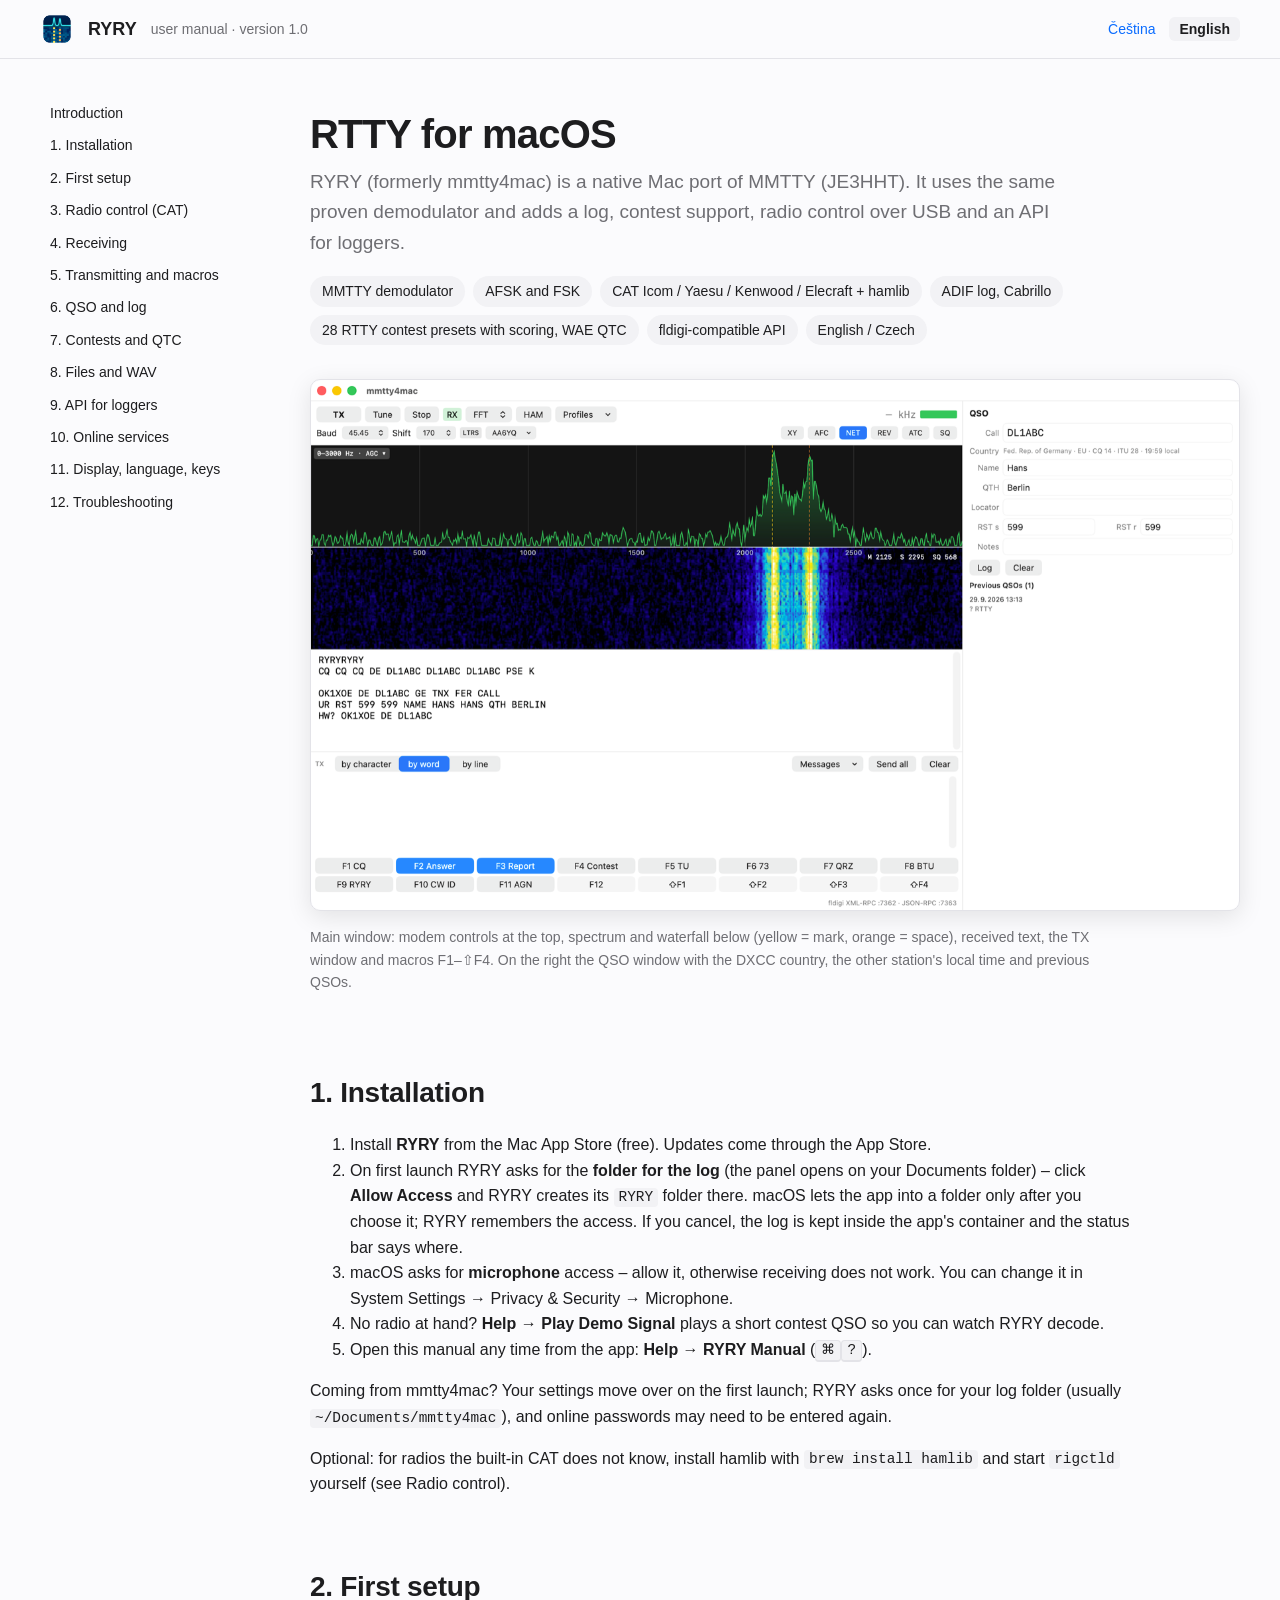
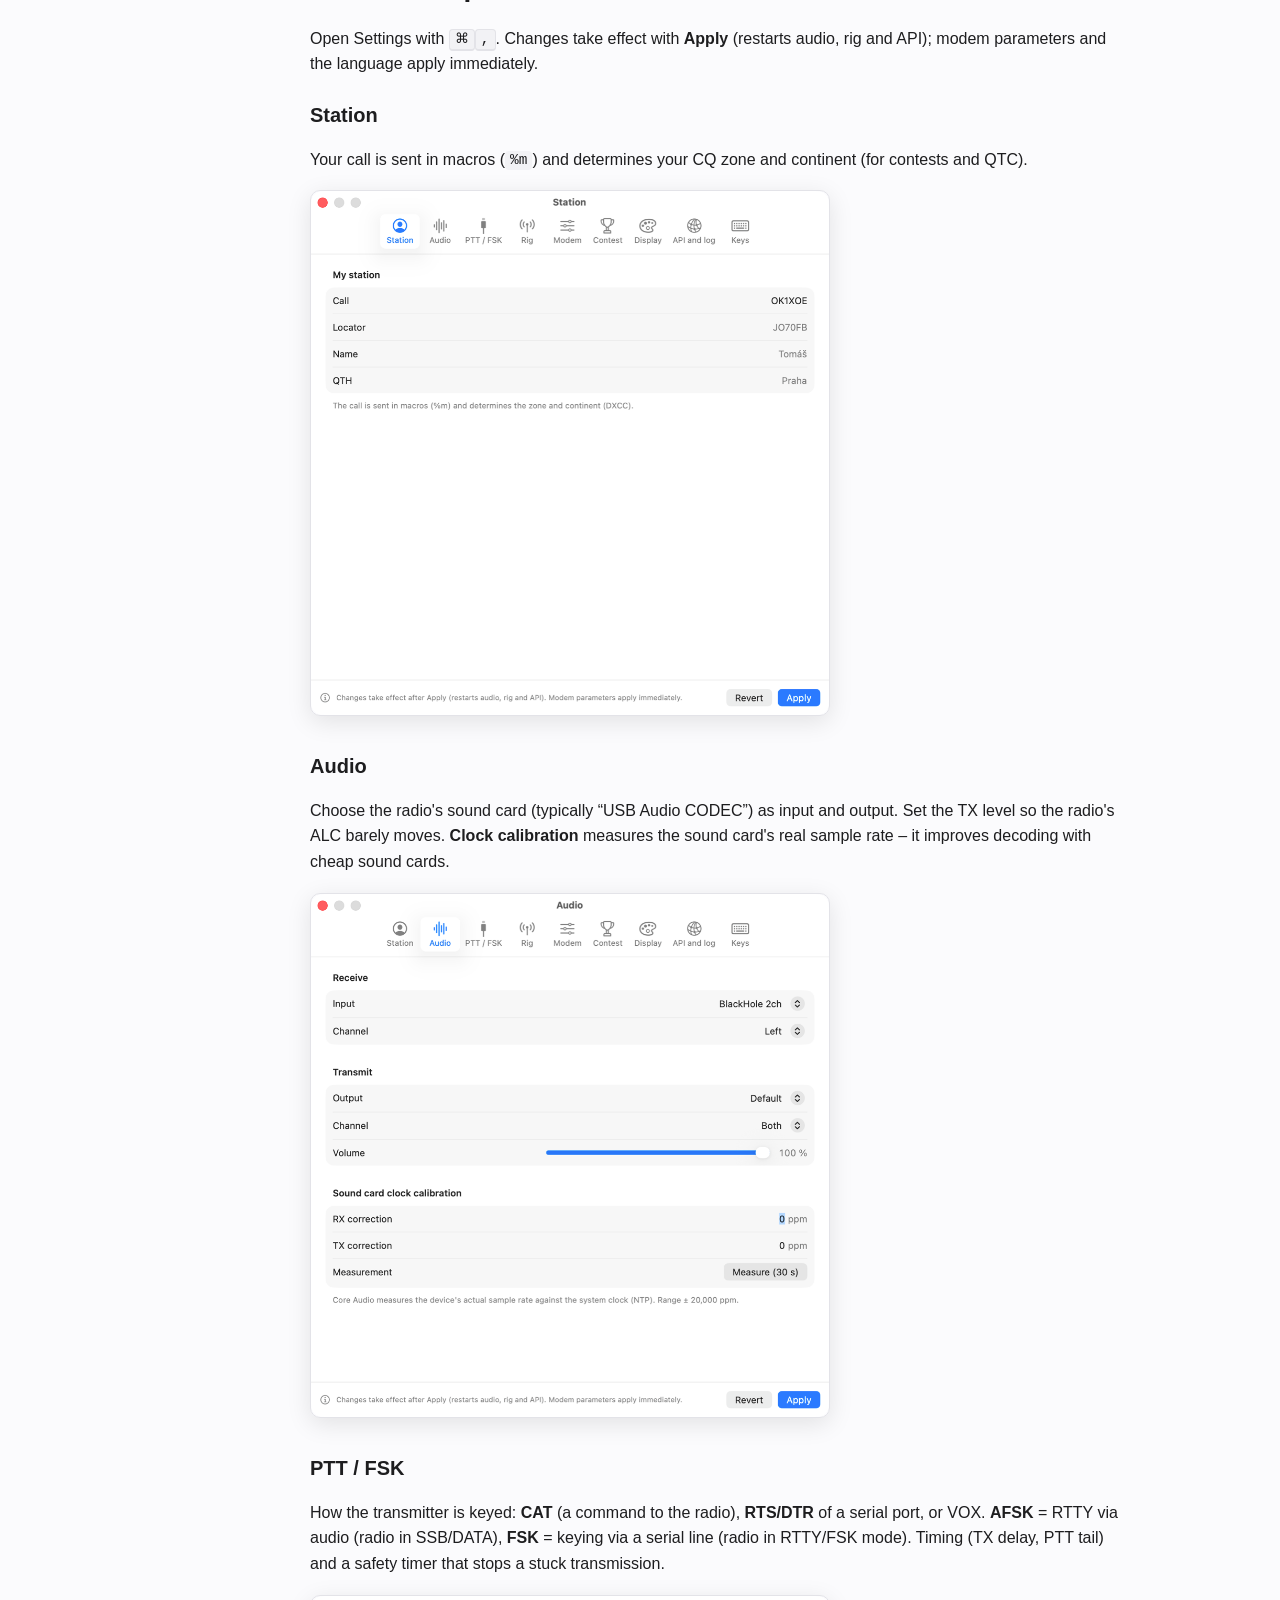
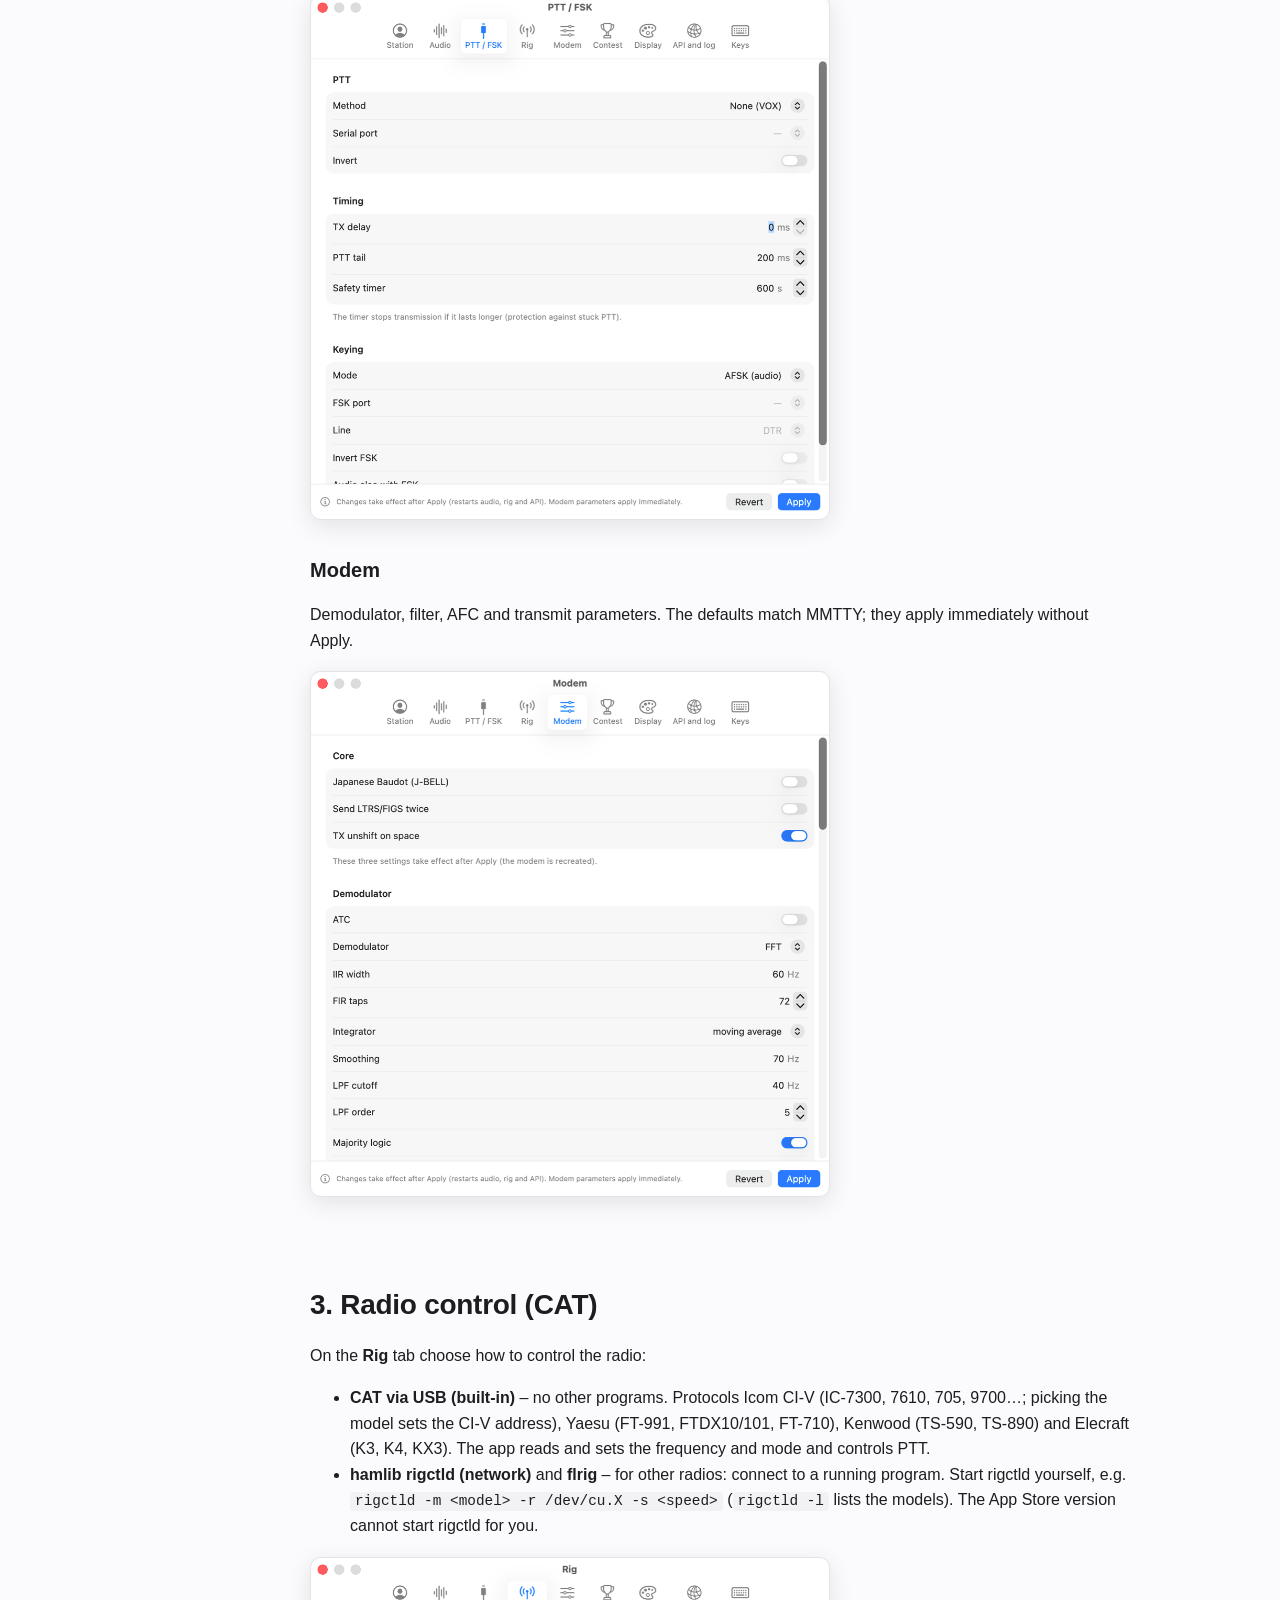
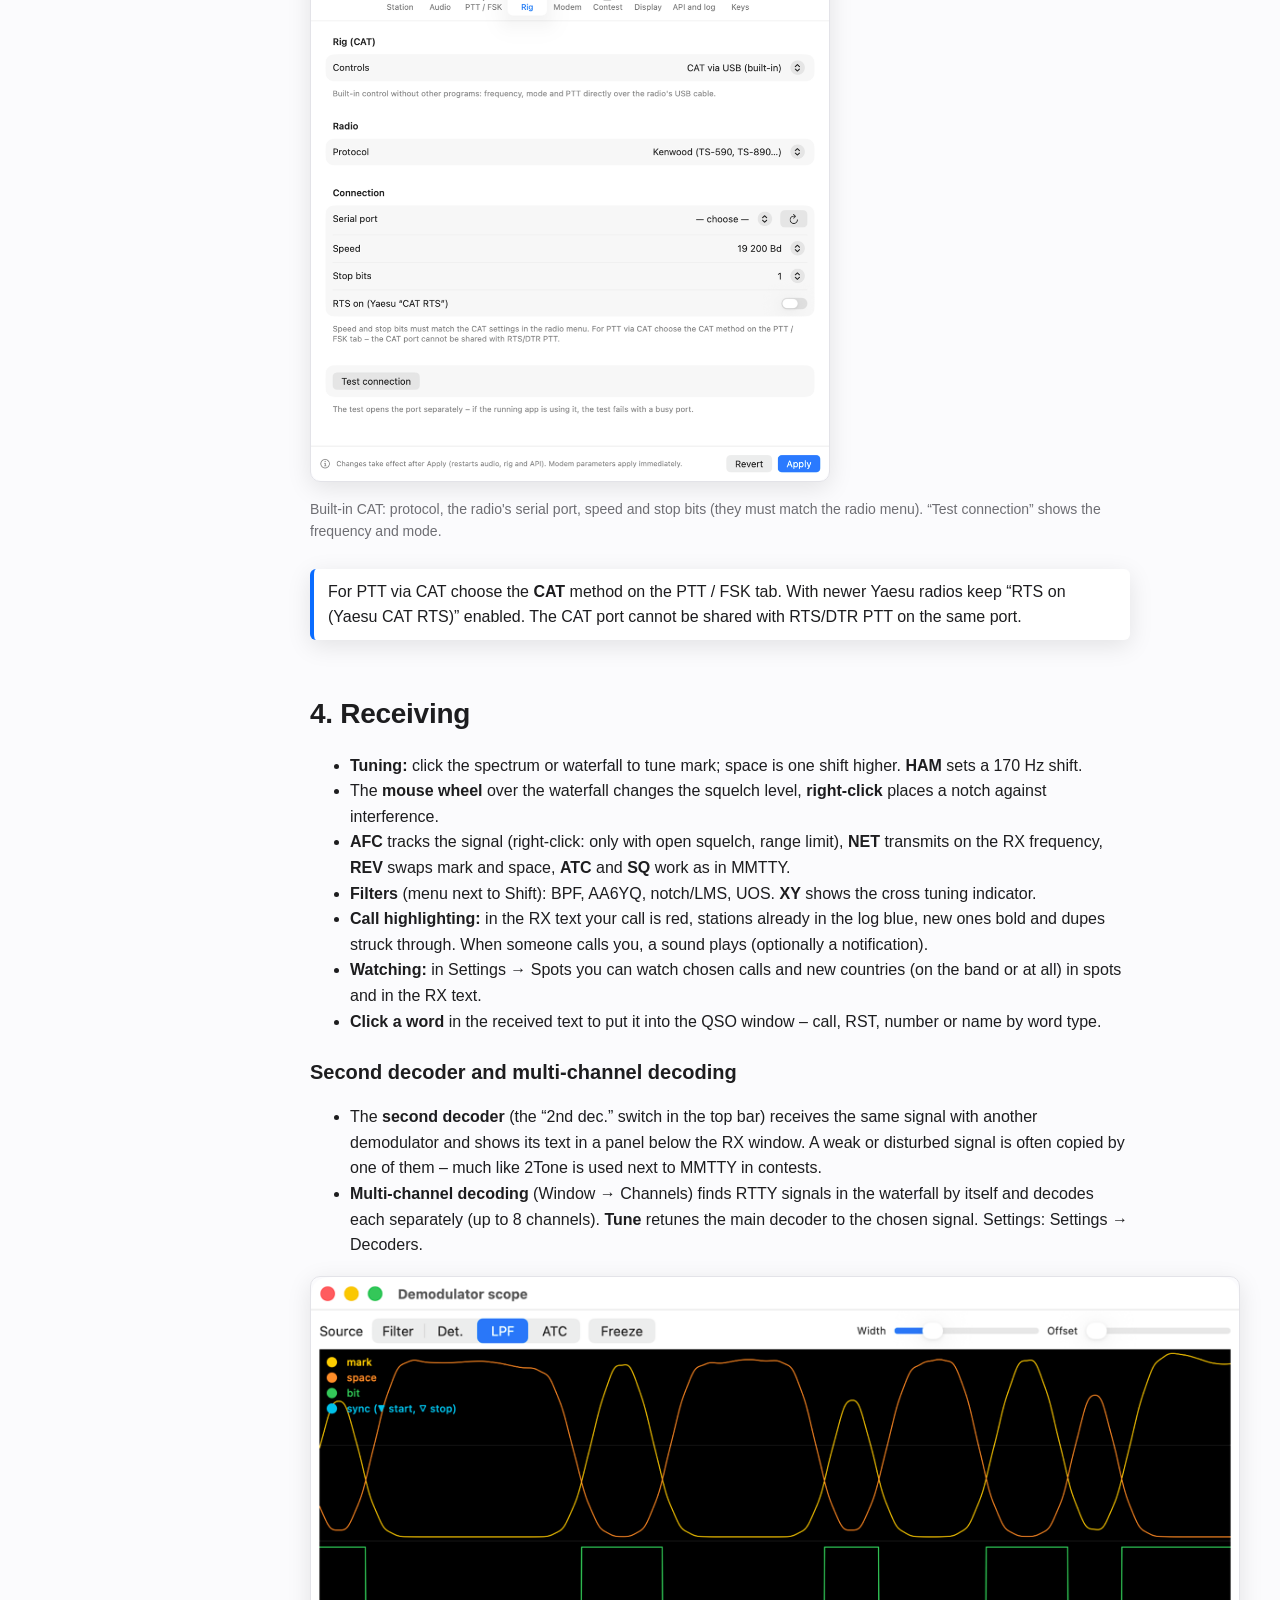
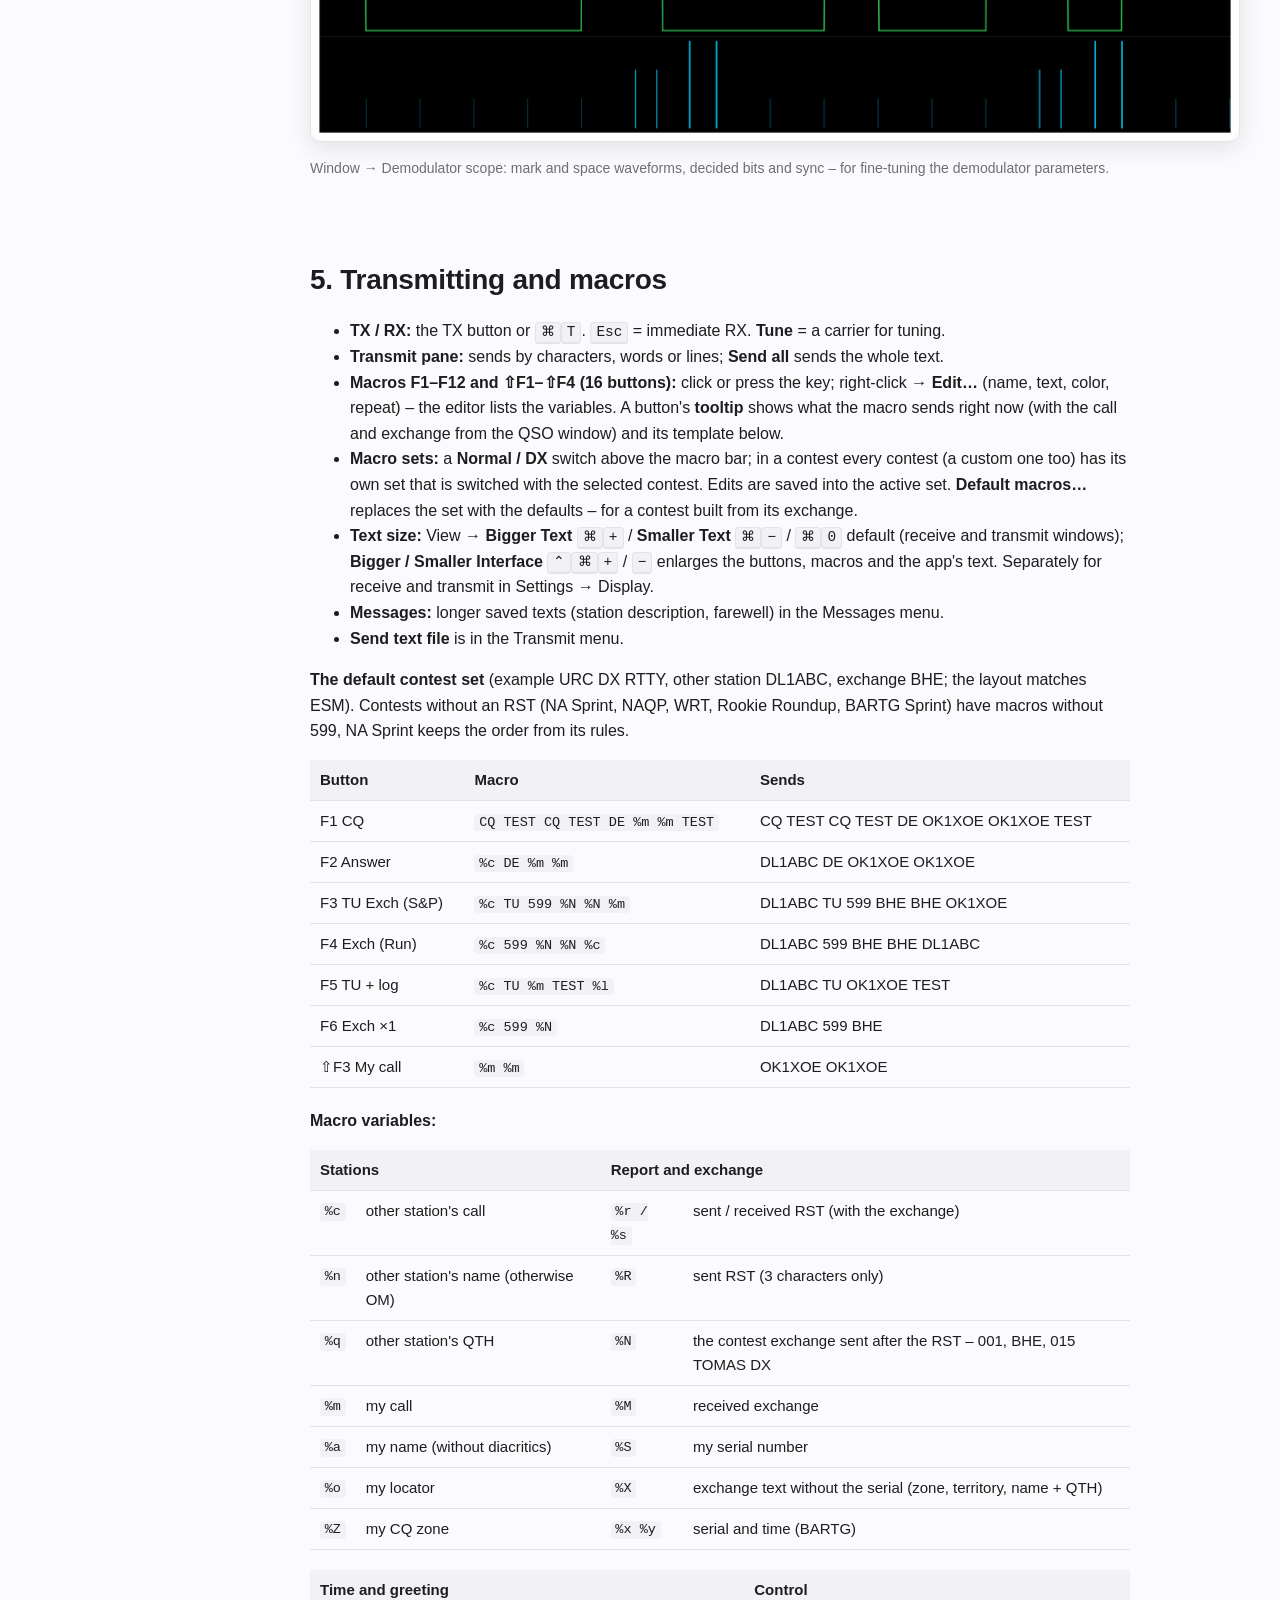
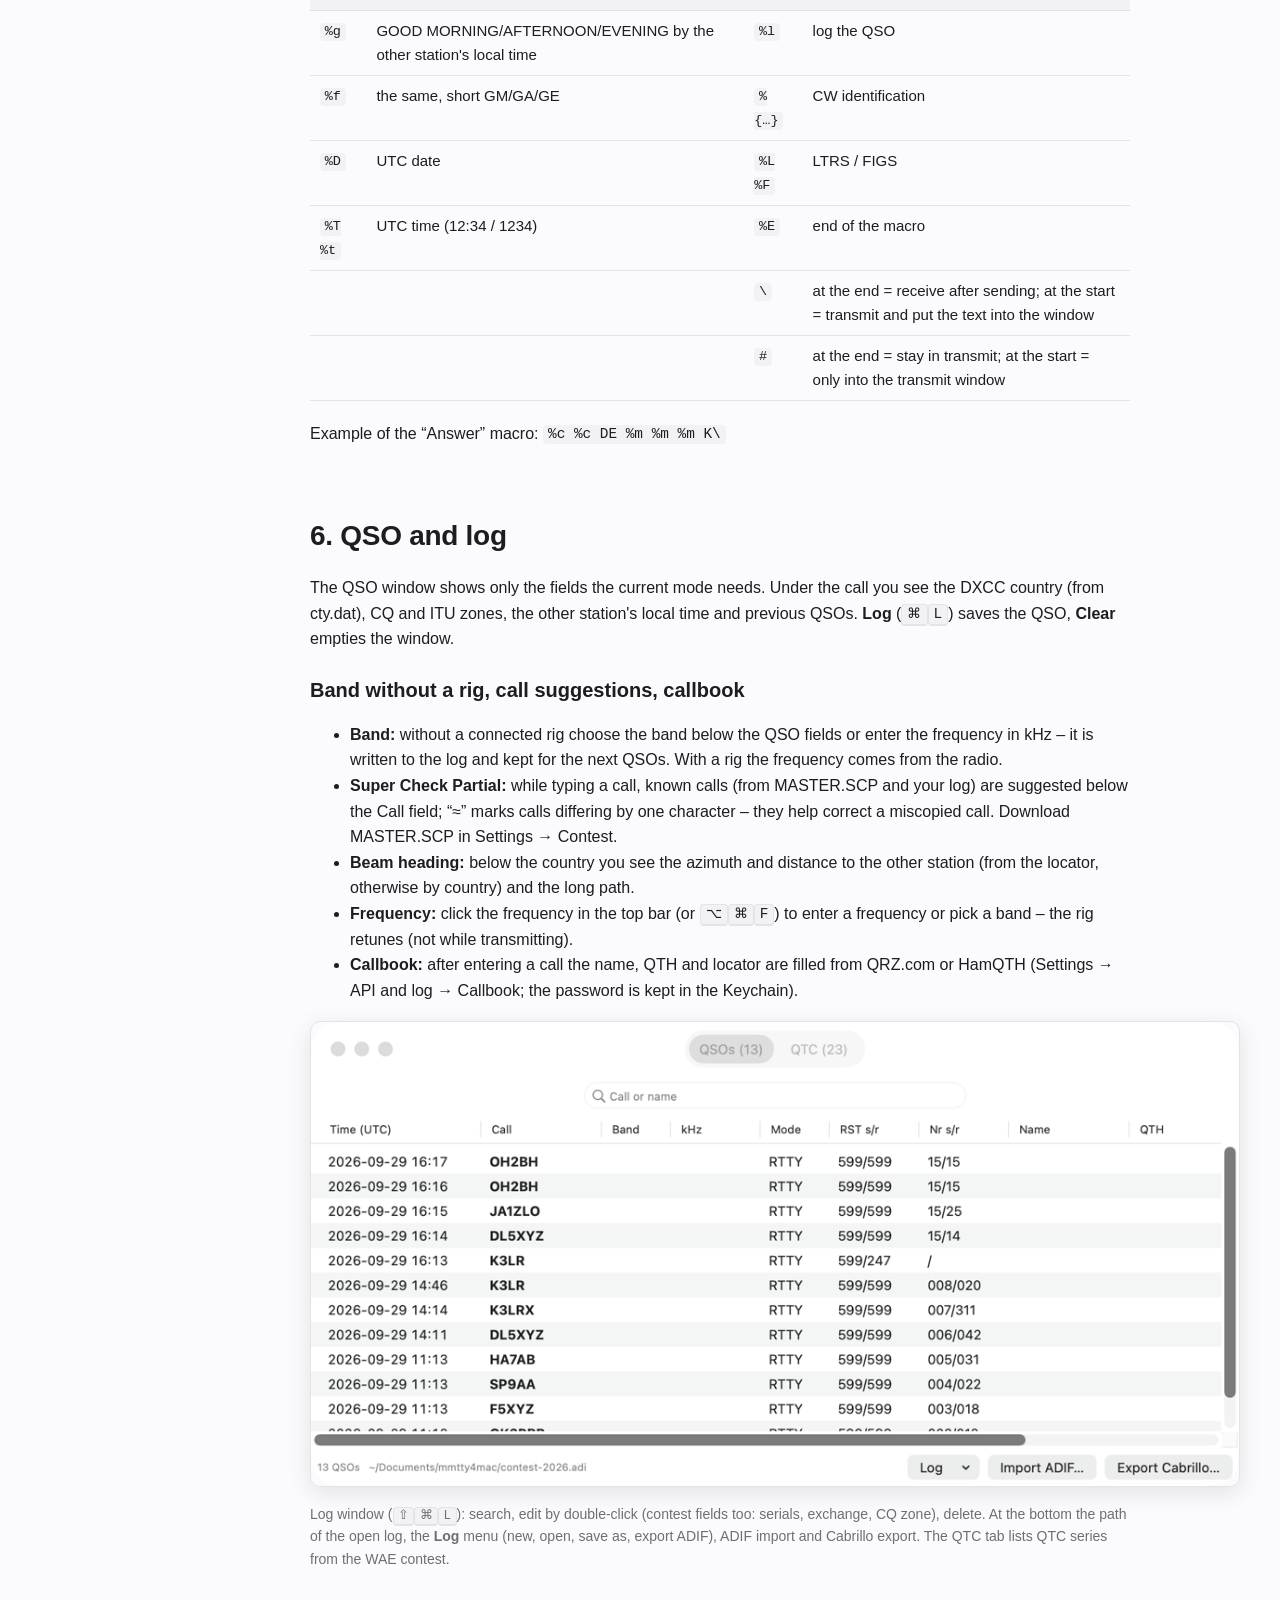
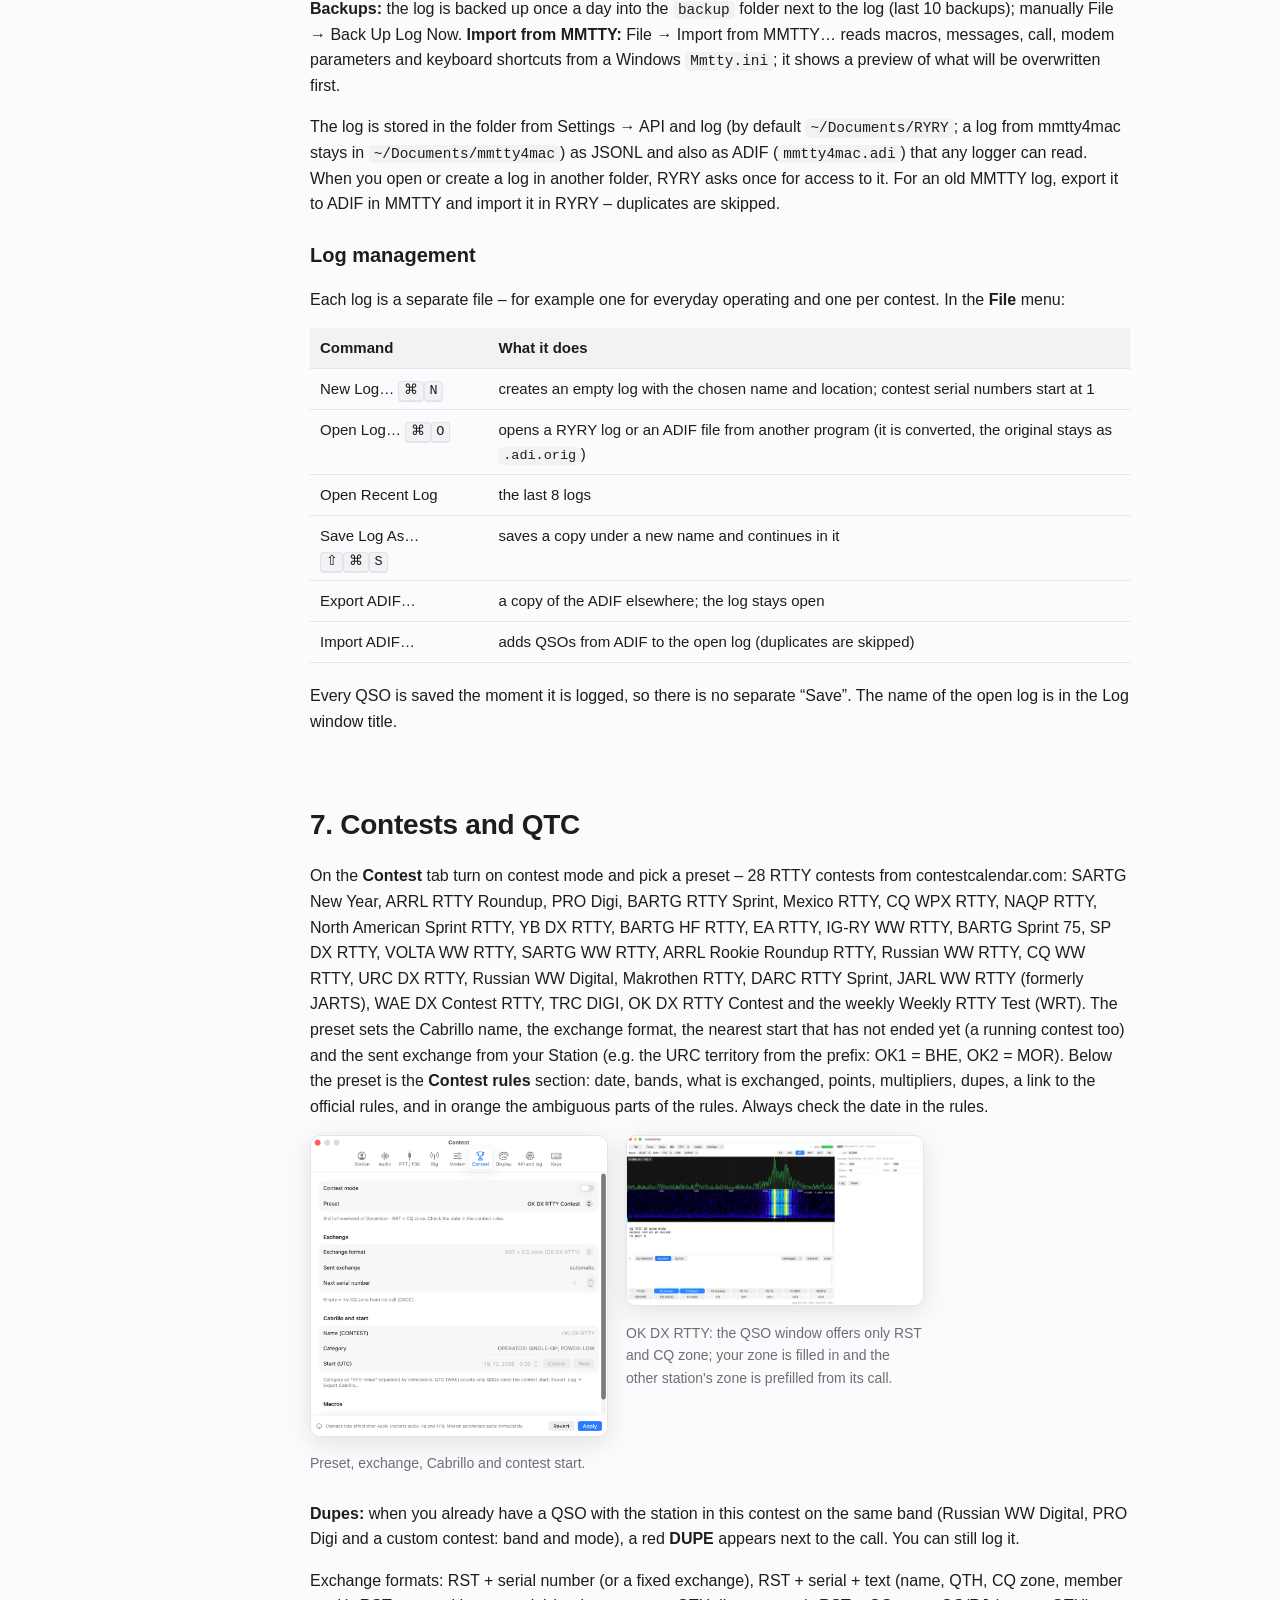
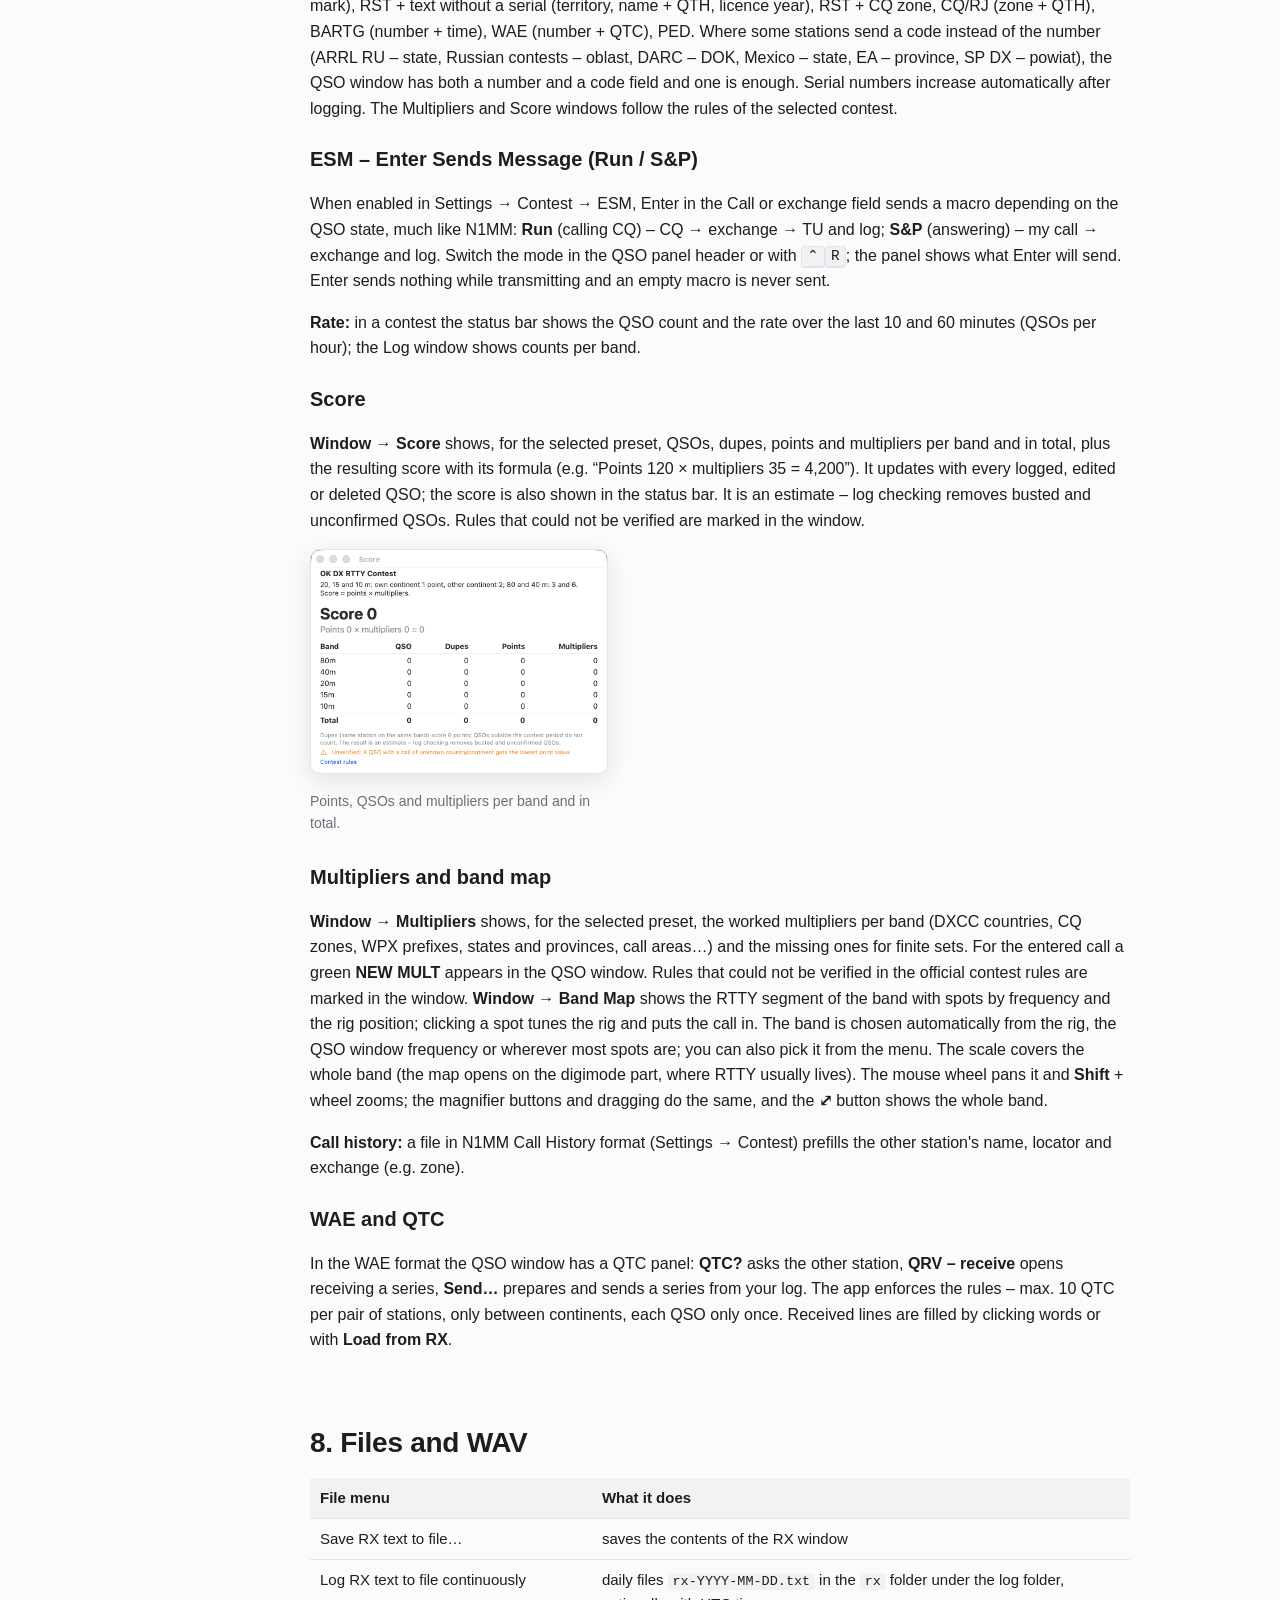
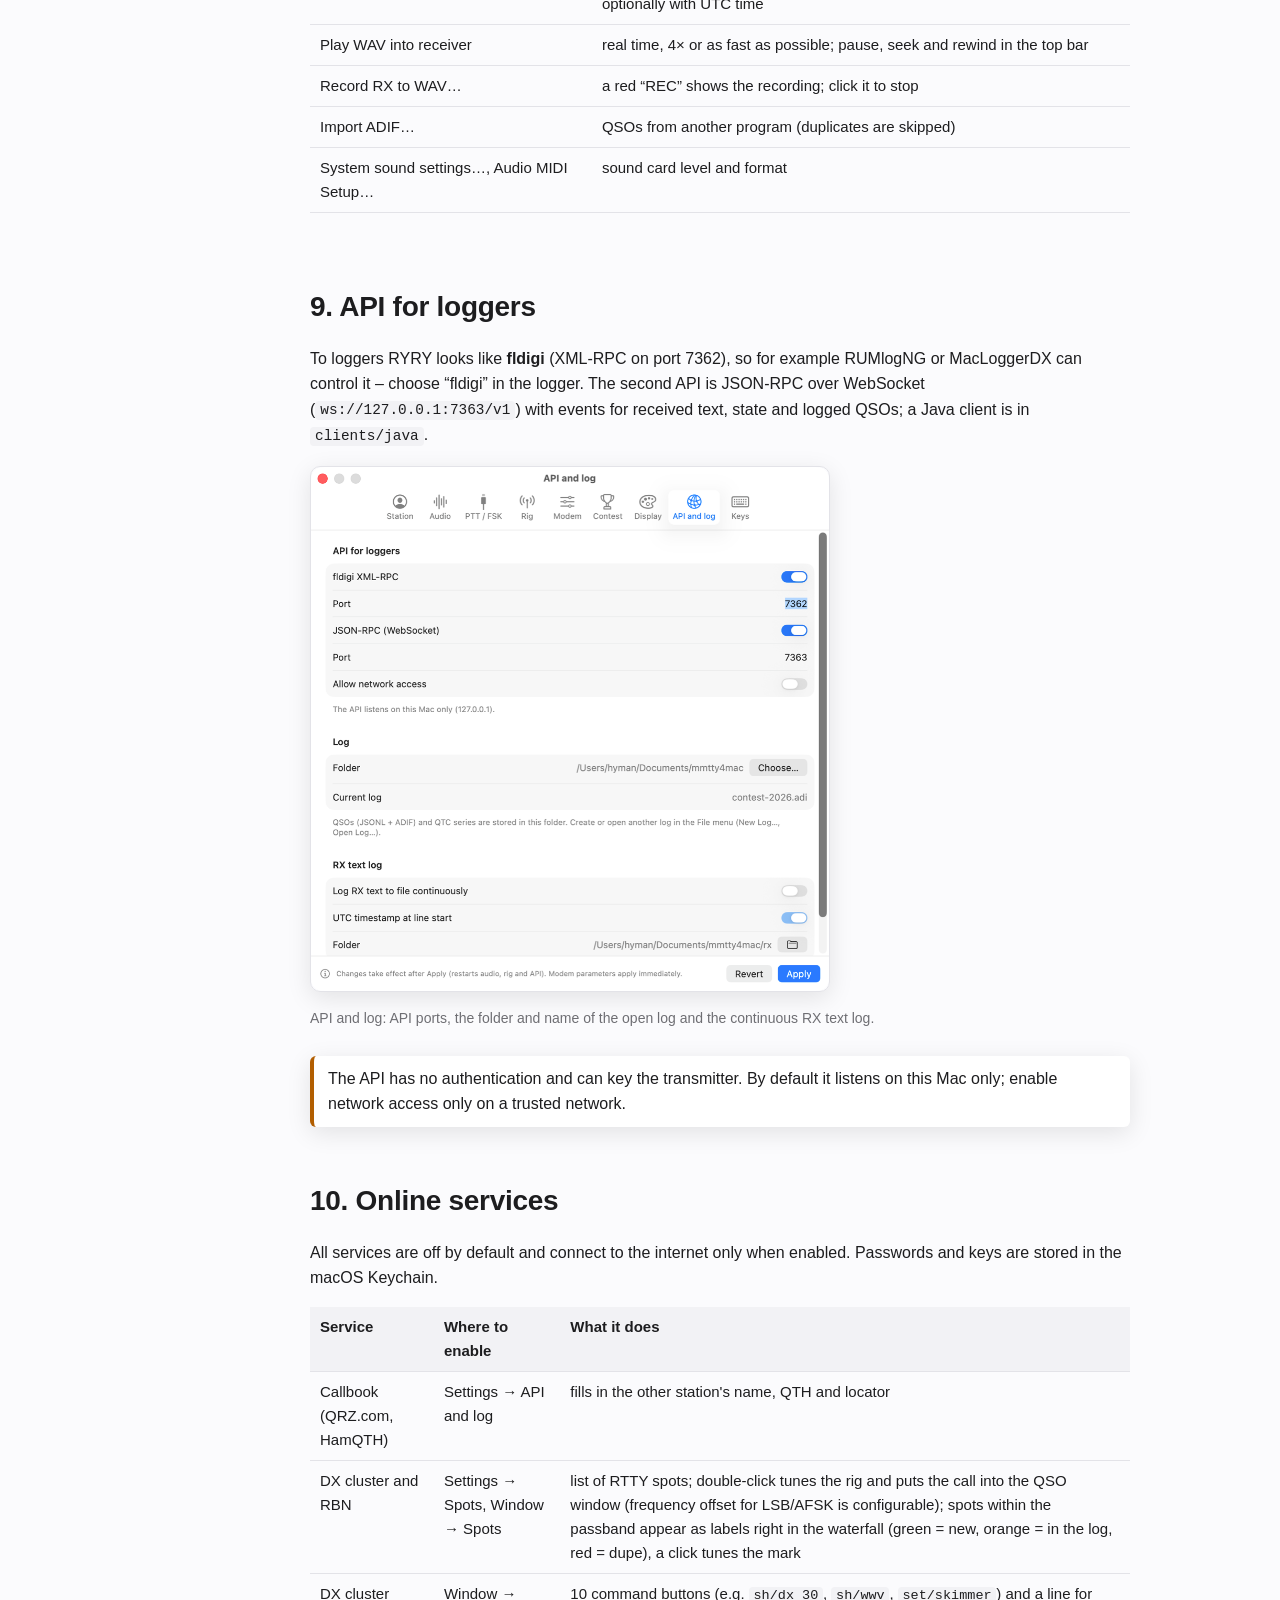
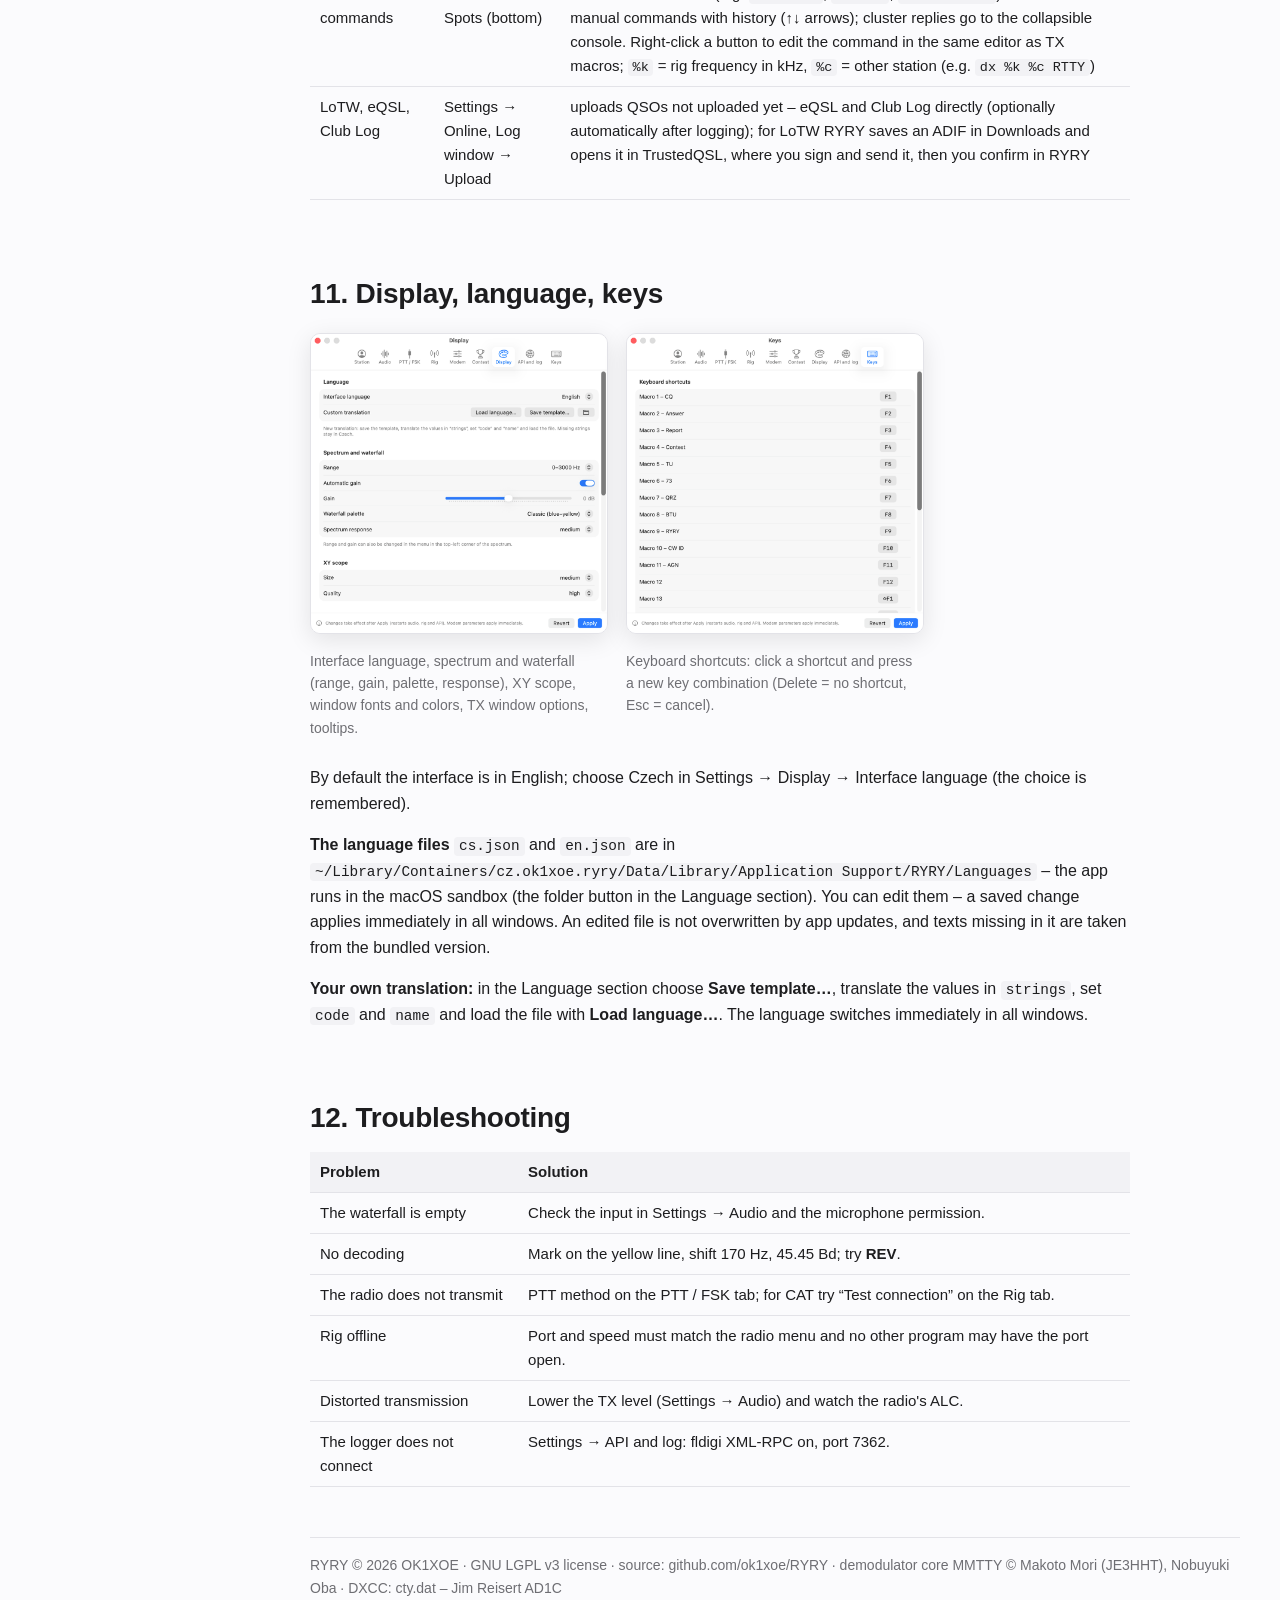
<file: docs/html/en/index.html>
<!doctype html>
<html lang="en">
<head>
<meta charset="utf-8">
<meta name="viewport" content="width=device-width, initial-scale=1">
<title>RYRY – user manual</title>
<meta name="description" content="User manual for RYRY – RTTY for macOS based on MMTTY.">
<link rel="stylesheet" href="../style.css">
<link rel="icon" href="../img/icon.png">
</head>
<body>
<header class="top"><div class="in">
  <img class="icon" src="../img/icon.png" alt="">
  <span class="brand">RYRY</span><span class="ver">user manual · version 1.0</span>
  <span class="lang"><a href="../cs/index.html">Čeština</a> <span>English</span></span>
</div></header>

<div class="wrap">
<nav class="toc" aria-label="Contents">
  <ol>
    <li><a href="#intro">Introduction</a></li>
    <li><a href="#install">1. Installation</a></li>
    <li><a href="#setup">2. First setup</a></li>
    <li><a href="#cat">3. Radio control (CAT)</a></li>
    <li><a href="#rx">4. Receiving</a></li>
    <li><a href="#tx">5. Transmitting and macros</a></li>
    <li><a href="#log">6. QSO and log</a></li>
    <li><a href="#contests">7. Contests and QTC</a></li>
    <li><a href="#files">8. Files and WAV</a></li>
    <li><a href="#api">9. API for loggers</a></li>
    <li><a href="#online">10. Online services</a></li>
    <li><a href="#display">11. Display, language, keys</a></li>
    <li><a href="#trouble">12. Troubleshooting</a></li>
  </ol>
</nav>

<main>
<div class="hero" id="intro">
  <h1>RTTY for macOS</h1>
  <p class="lead">RYRY (formerly mmtty4mac) is a native Mac port of MMTTY (JE3HHT). It uses the same proven demodulator and adds a log, contest support, radio control over USB and an API for loggers.</p>
  <ul class="pills">
    <li>MMTTY demodulator</li><li>AFSK and FSK</li><li>CAT Icom / Yaesu / Kenwood / Elecraft + hamlib</li>
    <li>ADIF log, Cabrillo</li><li>28 RTTY contest presets with scoring, WAE QTC</li><li>fldigi-compatible API</li><li>English / Czech</li>
  </ul>
</div>
<figure>
  <a href="../img/en-main.png"><img src="../img/en-main.png" alt="RYRY main window while receiving" loading="lazy"></a>
  <figcaption>Main window: modem controls at the top, spectrum and waterfall below (yellow = mark, orange = space), received text, the TX window and macros F1–⇧F4. On the right the QSO window with the DXCC country, the other station's local time and previous QSOs.</figcaption>
</figure>

<section id="install">
<h2>1. Installation</h2>
<ol>
  <li>Install <b>RYRY</b> from the Mac App Store (free). Updates come through the App Store.</li>
  <li>On first launch RYRY asks for the <b>folder for the log</b> (the panel opens on your Documents folder) – click <b>Allow Access</b> and RYRY creates its <code>RYRY</code> folder there. macOS lets the app into a folder only after you choose it; RYRY remembers the access. If you cancel, the log is kept inside the app's container and the status bar says where.</li>
  <li>macOS asks for <b>microphone</b> access – allow it, otherwise receiving does not work. You can change it in System Settings → Privacy &amp; Security → Microphone.</li>
  <li>No radio at hand? <b>Help → Play Demo Signal</b> plays a short contest QSO so you can watch RYRY decode.</li>
  <li>Open this manual any time from the app: <b>Help → RYRY Manual</b> (<kbd>⌘</kbd><kbd>?</kbd>).</li>
</ol>
<p>Coming from mmtty4mac? Your settings move over on the first launch; RYRY asks once for your log folder (usually <code>~/Documents/mmtty4mac</code>), and online passwords may need to be entered again.</p>
<p>Optional: for radios the built-in CAT does not know, install hamlib with <code>brew install hamlib</code> and start <code>rigctld</code> yourself (see Radio control).</p>
</section>

<section id="setup">
<h2>2. First setup</h2>
<p>Open Settings with <kbd>⌘</kbd><kbd>,</kbd>. Changes take effect with <b>Apply</b> (restarts audio, rig and API); modem parameters and the language apply immediately.</p>

<h3>Station</h3>
<p>Your call is sent in macros (<code>%m</code>) and determines your CQ zone and continent (for contests and QTC).</p>
<figure class="half"><a href="../img/en-settings-0.png"><img src="../img/en-settings-0.png" alt="Settings – Station" loading="lazy"></a></figure>

<h3>Audio</h3>
<p>Choose the radio's sound card (typically “USB Audio CODEC”) as input and output. Set the TX level so the radio's ALC barely moves. <b>Clock calibration</b> measures the sound card's real sample rate – it improves decoding with cheap sound cards.</p>
<figure class="half"><a href="../img/en-settings-1.png"><img src="../img/en-settings-1.png" alt="Settings – Audio" loading="lazy"></a></figure>

<h3>PTT / FSK</h3>
<p>How the transmitter is keyed: <b>CAT</b> (a command to the radio), <b>RTS/DTR</b> of a serial port, or VOX. <b>AFSK</b> = RTTY via audio (radio in SSB/DATA), <b>FSK</b> = keying via a serial line (radio in RTTY/FSK mode). Timing (TX delay, PTT tail) and a safety timer that stops a stuck transmission.</p>
<figure class="half"><a href="../img/en-settings-2.png"><img src="../img/en-settings-2.png" alt="Settings – PTT / FSK" loading="lazy"></a></figure>

<h3>Modem</h3>
<p>Demodulator, filter, AFC and transmit parameters. The defaults match MMTTY; they apply immediately without Apply.</p>
<figure class="half"><a href="../img/en-settings-4.png"><img src="../img/en-settings-4.png" alt="Settings – Modem" loading="lazy"></a></figure>
</section>

<section id="cat">
<h2>3. Radio control (CAT)</h2>
<p>On the <b>Rig</b> tab choose how to control the radio:</p>
<ul>
  <li><b>CAT via USB (built-in)</b> – no other programs. Protocols Icom CI-V (IC-7300, 7610, 705, 9700…; picking the model sets the CI-V address), Yaesu (FT-991, FTDX10/101, FT-710), Kenwood (TS-590, TS-890) and Elecraft (K3, K4, KX3). The app reads and sets the frequency and mode and controls PTT.</li>
  <li><b>hamlib rigctld (network)</b> and <b>flrig</b> – for other radios: connect to a running program. Start rigctld yourself, e.g. <code>rigctld -m &lt;model&gt; -r /dev/cu.X -s &lt;speed&gt;</code> (<code>rigctld -l</code> lists the models). The App Store version cannot start rigctld for you.</li>
</ul>
<figure class="half"><a href="../img/en-settings-3.png"><img src="../img/en-settings-3.png" alt="Settings – Rig" loading="lazy"></a>
  <figcaption>Built-in CAT: protocol, the radio's serial port, speed and stop bits (they must match the radio menu). “Test connection” shows the frequency and mode.</figcaption></figure>
<div class="note">For PTT via CAT choose the <b>CAT</b> method on the PTT / FSK tab. With newer Yaesu radios keep “RTS on (Yaesu CAT RTS)” enabled. The CAT port cannot be shared with RTS/DTR PTT on the same port.</div>
</section>

<section id="rx">
<h2>4. Receiving</h2>
<ul>
  <li><b>Tuning:</b> click the spectrum or waterfall to tune mark; space is one shift higher. <b>HAM</b> sets a 170 Hz shift.</li>
  <li>The <b>mouse wheel</b> over the waterfall changes the squelch level, <b>right-click</b> places a notch against interference.</li>
  <li><b>AFC</b> tracks the signal (right-click: only with open squelch, range limit), <b>NET</b> transmits on the RX frequency, <b>REV</b> swaps mark and space, <b>ATC</b> and <b>SQ</b> work as in MMTTY.</li>
  <li><b>Filters</b> (menu next to Shift): BPF, AA6YQ, notch/LMS, UOS. <b>XY</b> shows the cross tuning indicator.</li>
  <li><b>Call highlighting:</b> in the RX text your call is red, stations already in the log blue, new ones bold and dupes struck through. When someone calls you, a sound plays (optionally a notification).</li>
  <li><b>Watching:</b> in Settings → Spots you can watch chosen calls and new countries (on the band or at all) in spots and in the RX text.</li>
  <li><b>Click a word</b> in the received text to put it into the QSO window – call, RST, number or name by word type.</li>
</ul>
<h3>Second decoder and multi-channel decoding</h3>
<ul>
  <li>The <b>second decoder</b> (the “2nd dec.” switch in the top bar) receives the same signal with another demodulator and shows its text in a panel below the RX window. A weak or disturbed signal is often copied by one of them – much like 2Tone is used next to MMTTY in contests.</li>
  <li><b>Multi-channel decoding</b> (Window → Channels) finds RTTY signals in the waterfall by itself and decodes each separately (up to 8 channels). <b>Tune</b> retunes the main decoder to the chosen signal. Settings: Settings → Decoders.</li>
</ul>
<figure><a href="../img/en-scope.png"><img src="../img/en-scope.png" alt="Demodulator scope" loading="lazy"></a>
  <figcaption>Window → Demodulator scope: mark and space waveforms, decided bits and sync – for fine-tuning the demodulator parameters.</figcaption></figure>
</section>

<section id="tx">
<h2>5. Transmitting and macros</h2>
<ul>
  <li><b>TX / RX:</b> the TX button or <kbd>⌘</kbd><kbd>T</kbd>. <kbd>Esc</kbd> = immediate RX. <b>Tune</b> = a carrier for tuning.</li>
  <li><b>Transmit pane:</b> sends by characters, words or lines; <b>Send all</b> sends the whole text.</li>
  <li><b>Macros F1–F12 and ⇧F1–⇧F4 (16 buttons):</b> click or press the key; right-click → <b>Edit…</b> (name, text, color, repeat) – the editor lists the variables. A button's <b>tooltip</b> shows what the macro sends right now (with the call and exchange from the QSO window) and its template below.</li>
  <li><b>Macro sets:</b> a <b>Normal / DX</b> switch above the macro bar; in a contest every contest (a custom one too) has its own set that is switched with the selected contest. Edits are saved into the active set. <b>Default macros…</b> replaces the set with the defaults – for a contest built from its exchange.</li>
  <li><b>Text size:</b> View → <b>Bigger Text</b> <kbd>⌘</kbd><kbd>+</kbd> / <b>Smaller Text</b> <kbd>⌘</kbd><kbd>−</kbd> / <kbd>⌘</kbd><kbd>0</kbd> default (receive and transmit windows); <b>Bigger / Smaller Interface</b> <kbd>⌃</kbd><kbd>⌘</kbd><kbd>+</kbd> / <kbd>−</kbd> enlarges the buttons, macros and the app's text. Separately for receive and transmit in Settings → Display.</li>
  <li><b>Messages:</b> longer saved texts (station description, farewell) in the Messages menu.</li>
  <li><b>Send text file</b> is in the Transmit menu.</li>
</ul>
<p><b>The default contest set</b> (example URC DX RTTY, other station DL1ABC, exchange BHE; the layout matches ESM). Contests without an RST (NA Sprint, NAQP, WRT, Rookie Roundup, BARTG Sprint) have macros without 599, NA Sprint keeps the order from its rules.</p>
<table>
  <tr><th>Button</th><th>Macro</th><th>Sends</th></tr>
  <tr><td>F1 CQ</td><td><code>CQ TEST CQ TEST DE %m %m TEST</code></td><td>CQ TEST CQ TEST DE OK1XOE OK1XOE TEST</td></tr>
  <tr><td>F2 Answer</td><td><code>%c DE %m %m</code></td><td>DL1ABC DE OK1XOE OK1XOE</td></tr>
  <tr><td>F3 TU Exch (S&amp;P)</td><td><code>%c TU 599 %N %N %m</code></td><td>DL1ABC TU 599 BHE BHE OK1XOE</td></tr>
  <tr><td>F4 Exch (Run)</td><td><code>%c 599 %N %N %c</code></td><td>DL1ABC 599 BHE BHE DL1ABC</td></tr>
  <tr><td>F5 TU + log</td><td><code>%c TU %m TEST %l</code></td><td>DL1ABC TU OK1XOE TEST</td></tr>
  <tr><td>F6 Exch ×1</td><td><code>%c 599 %N</code></td><td>DL1ABC 599 BHE</td></tr>
  <tr><td>⇧F3 My call</td><td><code>%m %m</code></td><td>OK1XOE OK1XOE</td></tr>
</table>
<p><b>Macro variables:</b></p>
<table class="vars">
  <tr><th colspan="2">Stations</th><th colspan="2">Report and exchange</th></tr>
  <tr><td><code>%c</code></td><td>other station's call</td><td><code>%r / %s</code></td><td>sent / received RST (with the exchange)</td></tr>
  <tr><td><code>%n</code></td><td>other station's name (otherwise OM)</td><td><code>%R</code></td><td>sent RST (3 characters only)</td></tr>
  <tr><td><code>%q</code></td><td>other station's QTH</td><td><code>%N</code></td><td>the contest exchange sent after the RST – 001, BHE, 015 TOMAS DX</td></tr>
  <tr><td><code>%m</code></td><td>my call</td><td><code>%M</code></td><td>received exchange</td></tr>
  <tr><td><code>%a</code></td><td>my name (without diacritics)</td><td><code>%S</code></td><td>my serial number</td></tr>
  <tr><td><code>%o</code></td><td>my locator</td><td><code>%X</code></td><td>exchange text without the serial (zone, territory, name + QTH)</td></tr>
  <tr><td><code>%Z</code></td><td>my CQ zone</td><td><code>%x %y</code></td><td>serial and time (BARTG)</td></tr>
</table>
<table class="vars">
  <tr><th colspan="2">Time and greeting</th><th colspan="2">Control</th></tr>
  <tr><td><code>%g</code></td><td>GOOD MORNING/AFTERNOON/EVENING by the other station's local time</td><td><code>%l</code></td><td>log the QSO</td></tr>
  <tr><td><code>%f</code></td><td>the same, short GM/GA/GE</td><td><code>%{…}</code></td><td>CW identification</td></tr>
  <tr><td><code>%D</code></td><td>UTC date</td><td><code>%L %F</code></td><td>LTRS / FIGS</td></tr>
  <tr><td><code>%T %t</code></td><td>UTC time (12:34 / 1234)</td><td><code>%E</code></td><td>end of the macro</td></tr>
  <tr><td></td><td></td><td><code>\</code></td><td>at the end = receive after sending; at the start = transmit and put the text into the window</td></tr>
  <tr><td></td><td></td><td><code>#</code></td><td>at the end = stay in transmit; at the start = only into the transmit window</td></tr>
</table>
<p>Example of the “Answer” macro: <code>%c %c DE %m %m %m K\</code></p>
</section>

<section id="log">
<h2>6. QSO and log</h2>
<p>The QSO window shows only the fields the current mode needs. Under the call you see the DXCC country (from cty.dat), CQ and ITU zones, the other station's local time and previous QSOs. <b>Log</b> (<kbd>⌘</kbd><kbd>L</kbd>) saves the QSO, <b>Clear</b> empties the window.</p>
<h3>Band without a rig, call suggestions, callbook</h3>
<ul>
  <li><b>Band:</b> without a connected rig choose the band below the QSO fields or enter the frequency in kHz – it is written to the log and kept for the next QSOs. With a rig the frequency comes from the radio.</li>
  <li><b>Super Check Partial:</b> while typing a call, known calls (from MASTER.SCP and your log) are suggested below the Call field; “≈” marks calls differing by one character – they help correct a miscopied call. Download MASTER.SCP in Settings → Contest.</li>
  <li><b>Beam heading:</b> below the country you see the azimuth and distance to the other station (from the locator, otherwise by country) and the long path.</li>
  <li><b>Frequency:</b> click the frequency in the top bar (or <kbd>⌥</kbd><kbd>⌘</kbd><kbd>F</kbd>) to enter a frequency or pick a band – the rig retunes (not while transmitting).</li>
  <li><b>Callbook:</b> after entering a call the name, QTH and locator are filled from QRZ.com or HamQTH (Settings → API and log → Callbook; the password is kept in the Keychain).</li>
</ul>
<figure><a href="../img/en-log.png"><img src="../img/en-log.png" alt="Log window" loading="lazy"></a>
  <figcaption>Log window (<kbd>⇧</kbd><kbd>⌘</kbd><kbd>L</kbd>): search, edit by double-click (contest fields too: serials, exchange, CQ zone), delete. At the bottom the path of the open log, the <b>Log</b> menu (new, open, save as, export ADIF), ADIF import and Cabrillo export. The QTC tab lists QTC series from the WAE contest.</figcaption></figure>
<p><b>Backups:</b> the log is backed up once a day into the <code>backup</code> folder next to the log (last 10 backups); manually File → Back Up Log Now. <b>Import from MMTTY:</b> File → Import from MMTTY… reads macros, messages, call, modem parameters and keyboard shortcuts from a Windows <code>Mmtty.ini</code>; it shows a preview of what will be overwritten first.</p>
<p>The log is stored in the folder from Settings → API and log (by default <code>~/Documents/RYRY</code>; a log from mmtty4mac stays in <code>~/Documents/mmtty4mac</code>) as JSONL and also as ADIF (<code>mmtty4mac.adi</code>) that any logger can read. When you open or create a log in another folder, RYRY asks once for access to it. For an old MMTTY log, export it to ADIF in MMTTY and import it in RYRY – duplicates are skipped.</p>
<h3>Log management</h3>
<p>Each log is a separate file – for example one for everyday operating and one per contest. In the <b>File</b> menu:</p>
<table>
  <tr><th>Command</th><th>What it does</th></tr>
  <tr><td>New Log… <kbd>⌘</kbd><kbd>N</kbd></td><td>creates an empty log with the chosen name and location; contest serial numbers start at 1</td></tr>
  <tr><td>Open Log… <kbd>⌘</kbd><kbd>O</kbd></td><td>opens a RYRY log or an ADIF file from another program (it is converted, the original stays as <code>.adi.orig</code>)</td></tr>
  <tr><td>Open Recent Log</td><td>the last 8 logs</td></tr>
  <tr><td>Save Log As… <kbd>⇧</kbd><kbd>⌘</kbd><kbd>S</kbd></td><td>saves a copy under a new name and continues in it</td></tr>
  <tr><td>Export ADIF…</td><td>a copy of the ADIF elsewhere; the log stays open</td></tr>
  <tr><td>Import ADIF…</td><td>adds QSOs from ADIF to the open log (duplicates are skipped)</td></tr>
</table>
<p>Every QSO is saved the moment it is logged, so there is no separate “Save”. The name of the open log is in the Log window title.</p>
</section>

<section id="contests">
<h2>7. Contests and QTC</h2>
<p>On the <b>Contest</b> tab turn on contest mode and pick a preset – 28 RTTY contests from contestcalendar.com: SARTG New Year, ARRL RTTY Roundup, PRO Digi, BARTG RTTY Sprint, Mexico RTTY, CQ WPX RTTY, NAQP RTTY, North American Sprint RTTY, YB DX RTTY, BARTG HF RTTY, EA RTTY, IG-RY WW RTTY, BARTG Sprint 75, SP DX RTTY, VOLTA WW RTTY, SARTG WW RTTY, ARRL Rookie Roundup RTTY, Russian WW RTTY, CQ WW RTTY, URC DX RTTY, Russian WW Digital, Makrothen RTTY, DARC RTTY Sprint, JARL WW RTTY (formerly JARTS), WAE DX Contest RTTY, TRC DIGI, OK DX RTTY Contest and the weekly Weekly RTTY Test (WRT). The preset sets the Cabrillo name, the exchange format, the nearest start that has not ended yet (a running contest too) and the sent exchange from your Station (e.g. the URC territory from the prefix: OK1 = BHE, OK2 = MOR). Below the preset is the <b>Contest rules</b> section: date, bands, what is exchanged, points, multipliers, dupes, a link to the official rules, and in orange the ambiguous parts of the rules. Always check the date in the rules.</p>
<div class="gallery">
  <figure><a href="../img/en-settings-5.png"><img src="../img/en-settings-5.png" alt="Settings – Contest" loading="lazy"></a><figcaption>Preset, exchange, Cabrillo and contest start.</figcaption></figure>
  <figure><a href="../img/en-contest.png"><img src="../img/en-contest.png" alt="OK DX RTTY Contest in the main window" loading="lazy"></a><figcaption>OK DX RTTY: the QSO window offers only RST and CQ zone; your zone is filled in and the other station's zone is prefilled from its call.</figcaption></figure>
</div>
<p><b>Dupes:</b> when you already have a QSO with the station in this contest on the same band (Russian WW Digital, PRO Digi and a custom contest: band and mode), a red <b>DUPE</b> appears next to the call. You can still log it.</p>
<p>Exchange formats: RST + serial number (or a fixed exchange), RST + serial + text (name, QTH, CQ zone, member mark), RST + text without a serial (territory, name + QTH, licence year), RST + CQ zone, CQ/RJ (zone + QTH), BARTG (number + time), WAE (number + QTC), PED. Where some stations send a code instead of the number (ARRL RU – state, Russian contests – oblast, DARC – DOK, Mexico – state, EA – province, SP DX – powiat), the QSO window has both a number and a code field and one is enough. Serial numbers increase automatically after logging. The Multipliers and Score windows follow the rules of the selected contest.</p>
<h3>ESM – Enter Sends Message (Run / S&amp;P)</h3>
<p>When enabled in Settings → Contest → ESM, Enter in the Call or exchange field sends a macro depending on the QSO state, much like N1MM: <b>Run</b> (calling CQ) – CQ → exchange → TU and log; <b>S&amp;P</b> (answering) – my call → exchange and log. Switch the mode in the QSO panel header or with <kbd>⌃</kbd><kbd>R</kbd>; the panel shows what Enter will send. Enter sends nothing while transmitting and an empty macro is never sent.</p>
<p><b>Rate:</b> in a contest the status bar shows the QSO count and the rate over the last 10 and 60 minutes (QSOs per hour); the Log window shows counts per band.</p>
<h3>Score</h3>
<p><b>Window → Score</b> shows, for the selected preset, QSOs, dupes, points and multipliers per band and in total, plus the resulting score with its formula (e.g. “Points 120 × multipliers 35 = 4,200”). It updates with every logged, edited or deleted QSO; the score is also shown in the status bar. It is an estimate – log checking removes busted and unconfirmed QSOs. Rules that could not be verified are marked in the window.</p>
<div class="gallery">
  <figure><a href="../img/en-score.png"><img src="../img/en-score.png" alt="Score window" loading="lazy"></a><figcaption>Points, QSOs and multipliers per band and in total.</figcaption></figure>
</div>
<h3>Multipliers and band map</h3>
<p><b>Window → Multipliers</b> shows, for the selected preset, the worked multipliers per band (DXCC countries, CQ zones, WPX prefixes, states and provinces, call areas…) and the missing ones for finite sets. For the entered call a green <b>NEW MULT</b> appears in the QSO window. Rules that could not be verified in the official contest rules are marked in the window. <b>Window → Band Map</b> shows the RTTY segment of the band with spots by frequency and the rig position; clicking a spot tunes the rig and puts the call in. The band is chosen automatically from the rig, the QSO window frequency or wherever most spots are; you can also pick it from the menu. The scale covers the whole band (the map opens on the digimode part, where RTTY usually lives). The mouse wheel pans it and <b>Shift</b> + wheel zooms; the magnifier buttons and dragging do the same, and the <b>⤢</b> button shows the whole band.</p>
<p><b>Call history:</b> a file in N1MM Call History format (Settings → Contest) prefills the other station's name, locator and exchange (e.g. zone).</p>
<h3>WAE and QTC</h3>
<p>In the WAE format the QSO window has a QTC panel: <b>QTC?</b> asks the other station, <b>QRV – receive</b> opens receiving a series, <b>Send…</b> prepares and sends a series from your log. The app enforces the rules – max. 10 QTC per pair of stations, only between continents, each QSO only once. Received lines are filled by clicking words or with <b>Load from RX</b>.</p>
</section>

<section id="files">
<h2>8. Files and WAV</h2>
<table>
  <tr><th>File menu</th><th>What it does</th></tr>
  <tr><td>Save RX text to file…</td><td>saves the contents of the RX window</td></tr>
  <tr><td>Log RX text to file continuously</td><td>daily files <code>rx-YYYY-MM-DD.txt</code> in the <code>rx</code> folder under the log folder, optionally with UTC time</td></tr>
  <tr><td>Play WAV into receiver</td><td>real time, 4× or as fast as possible; pause, seek and rewind in the top bar</td></tr>
  <tr><td>Record RX to WAV…</td><td>a red “REC” shows the recording; click it to stop</td></tr>
  <tr><td>Import ADIF…</td><td>QSOs from another program (duplicates are skipped)</td></tr>
  <tr><td>System sound settings…, Audio MIDI Setup…</td><td>sound card level and format</td></tr>
</table>
</section>

<section id="api">
<h2>9. API for loggers</h2>
<p>To loggers RYRY looks like <b>fldigi</b> (XML-RPC on port 7362), so for example RUMlogNG or MacLoggerDX can control it – choose “fldigi” in the logger. The second API is JSON-RPC over WebSocket (<code>ws://127.0.0.1:7363/v1</code>) with events for received text, state and logged QSOs; a Java client is in <code>clients/java</code>.</p>
<figure class="half"><a href="../img/en-settings-7.png"><img src="../img/en-settings-7.png" alt="Settings – API and log" loading="lazy"></a>
  <figcaption>API and log: API ports, the folder and name of the open log and the continuous RX text log.</figcaption></figure>
<div class="note warn">The API has no authentication and can key the transmitter. By default it listens on this Mac only; enable network access only on a trusted network.</div>
</section>

<section id="online">
<h2>10. Online services</h2>
<p>All services are off by default and connect to the internet only when enabled. Passwords and keys are stored in the macOS Keychain.</p>
<table>
  <tr><th>Service</th><th>Where to enable</th><th>What it does</th></tr>
  <tr><td>Callbook (QRZ.com, HamQTH)</td><td>Settings → API and log</td><td>fills in the other station's name, QTH and locator</td></tr>
  <tr><td>DX cluster and RBN</td><td>Settings → Spots, Window → Spots</td><td>list of RTTY spots; double-click tunes the rig and puts the call into the QSO window (frequency offset for LSB/AFSK is configurable); spots within the passband appear as labels right in the waterfall (green = new, orange = in the log, red = dupe), a click tunes the mark</td></tr>
  <tr><td>DX cluster commands</td><td>Window → Spots (bottom)</td><td>10 command buttons (e.g. <code>sh/dx 30</code>, <code>sh/wwv</code>, <code>set/skimmer</code>) and a line for manual commands with history (↑↓ arrows); cluster replies go to the collapsible console. Right-click a button to edit the command in the same editor as TX macros; <code>%k</code> = rig frequency in kHz, <code>%c</code> = other station (e.g. <code>dx %k %c RTTY</code>)</td></tr>
  <tr><td>LoTW, eQSL, Club Log</td><td>Settings → Online, Log window → Upload</td><td>uploads QSOs not uploaded yet – eQSL and Club Log directly (optionally automatically after logging); for LoTW RYRY saves an ADIF in Downloads and opens it in TrustedQSL, where you sign and send it, then you confirm in RYRY</td></tr>
</table>
</section>

<section id="display">
<h2>11. Display, language, keys</h2>
<div class="gallery">
  <figure><a href="../img/en-settings-6.png"><img src="../img/en-settings-6.png" alt="Settings – Display" loading="lazy"></a>
    <figcaption>Interface language, spectrum and waterfall (range, gain, palette, response), XY scope, window fonts and colors, TX window options, tooltips.</figcaption></figure>
  <figure><a href="../img/en-settings-8.png"><img src="../img/en-settings-8.png" alt="Settings – Keys" loading="lazy"></a>
    <figcaption>Keyboard shortcuts: click a shortcut and press a new key combination (Delete = no shortcut, Esc = cancel).</figcaption></figure>
</div>
<p>By default the interface is in English; choose Czech in Settings → Display → Interface language (the choice is remembered).</p>
<p><b>The language files</b> <code>cs.json</code> and <code>en.json</code> are in <code>~/Library/Containers/cz.ok1xoe.ryry/Data/Library/Application Support/RYRY/Languages</code> – the app runs in the macOS sandbox (the folder button in the Language section). You can edit them – a saved change applies immediately in all windows. An edited file is not overwritten by app updates, and texts missing in it are taken from the bundled version.</p>
<p><b>Your own translation:</b> in the Language section choose <b>Save template…</b>, translate the values in <code>strings</code>, set <code>code</code> and <code>name</code> and load the file with <b>Load language…</b>. The language switches immediately in all windows.</p>
</section>

<section id="trouble">
<h2>12. Troubleshooting</h2>
<table>
  <tr><th>Problem</th><th>Solution</th></tr>
  <tr><td>The waterfall is empty</td><td>Check the input in Settings → Audio and the microphone permission.</td></tr>
  <tr><td>No decoding</td><td>Mark on the yellow line, shift 170 Hz, 45.45 Bd; try <b>REV</b>.</td></tr>
  <tr><td>The radio does not transmit</td><td>PTT method on the PTT / FSK tab; for CAT try “Test connection” on the Rig tab.</td></tr>
  <tr><td>Rig offline</td><td>Port and speed must match the radio menu and no other program may have the port open.</td></tr>
  <tr><td>Distorted transmission</td><td>Lower the TX level (Settings → Audio) and watch the radio's ALC.</td></tr>
  <tr><td>The logger does not connect</td><td>Settings → API and log: fldigi XML-RPC on, port 7362.</td></tr>
</table>
</section>

<footer>RYRY © 2026 OK1XOE · GNU LGPL v3 license · source: github.com/ok1xoe/RYRY · demodulator core MMTTY © Makoto Mori (JE3HHT), Nobuyuki Oba · DXCC: cty.dat – Jim Reisert AD1C</footer>
</main>
</div>
</body>
</html>
</file>
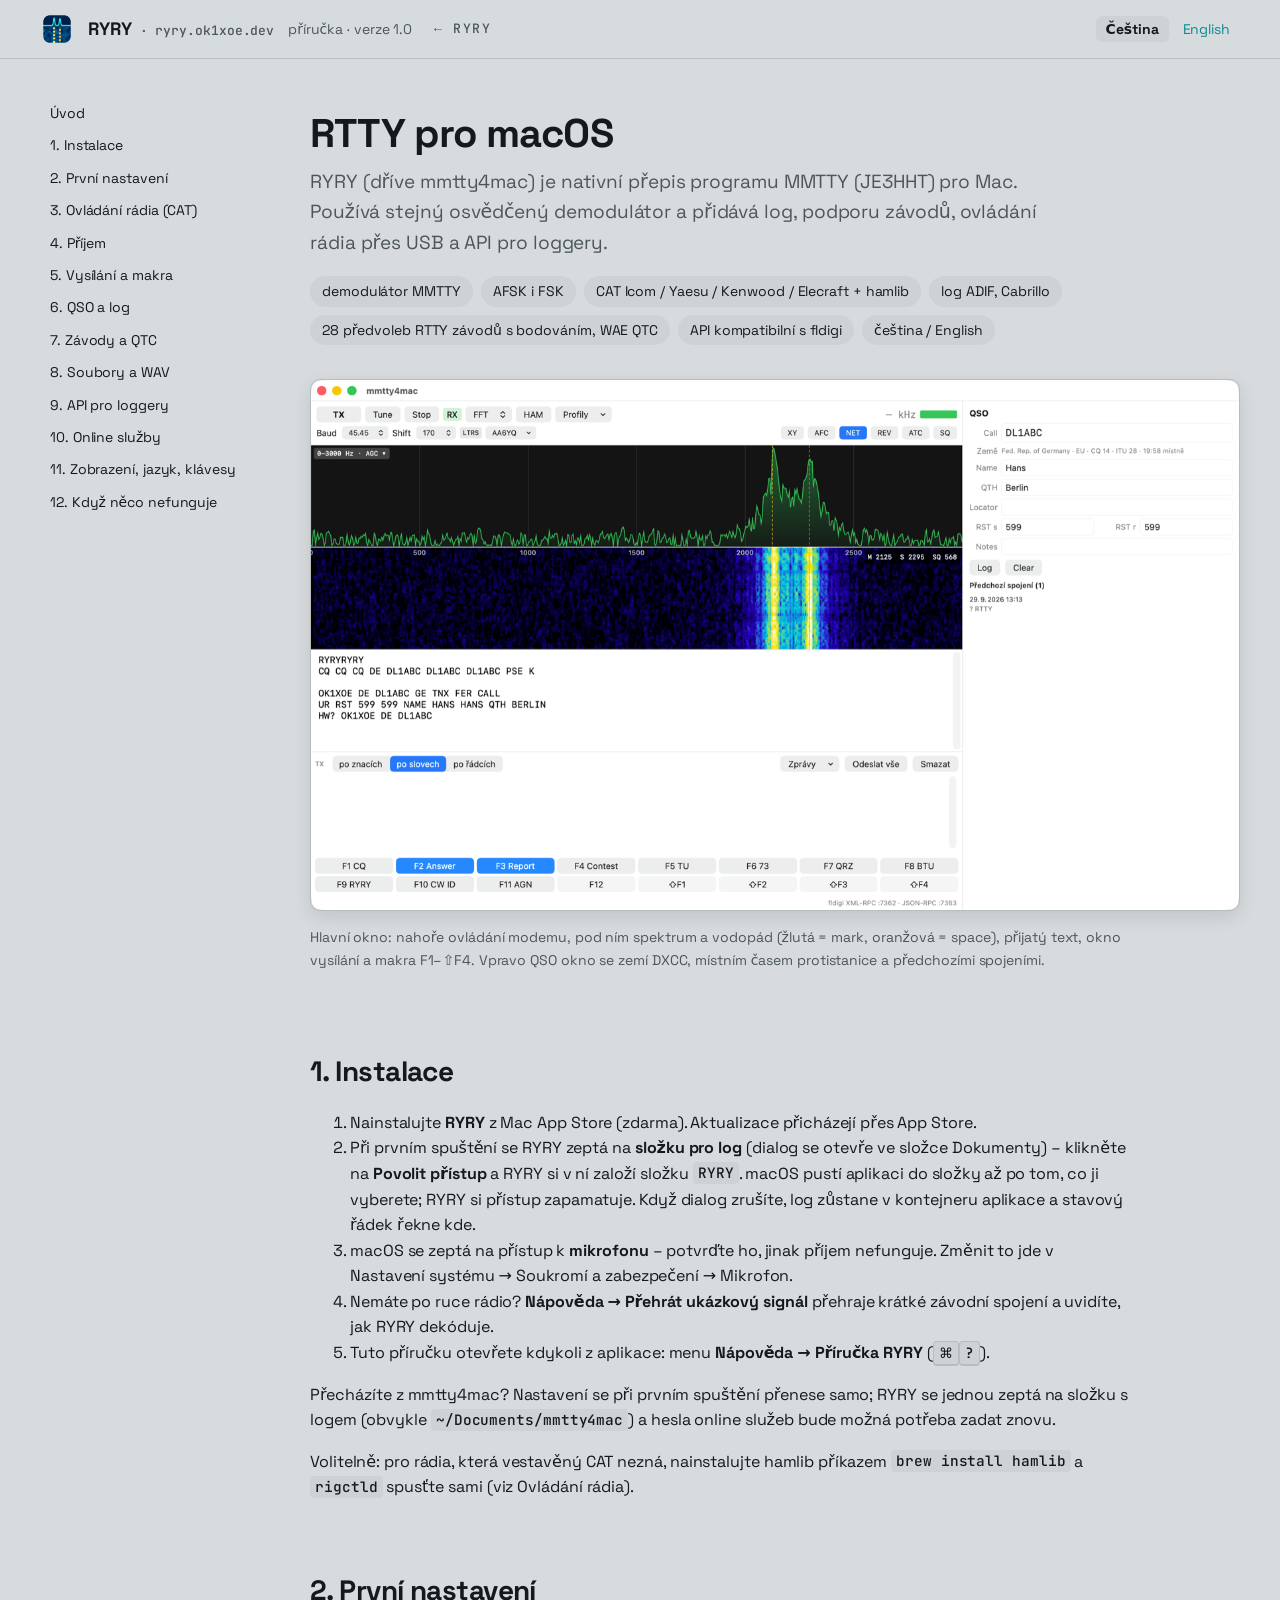
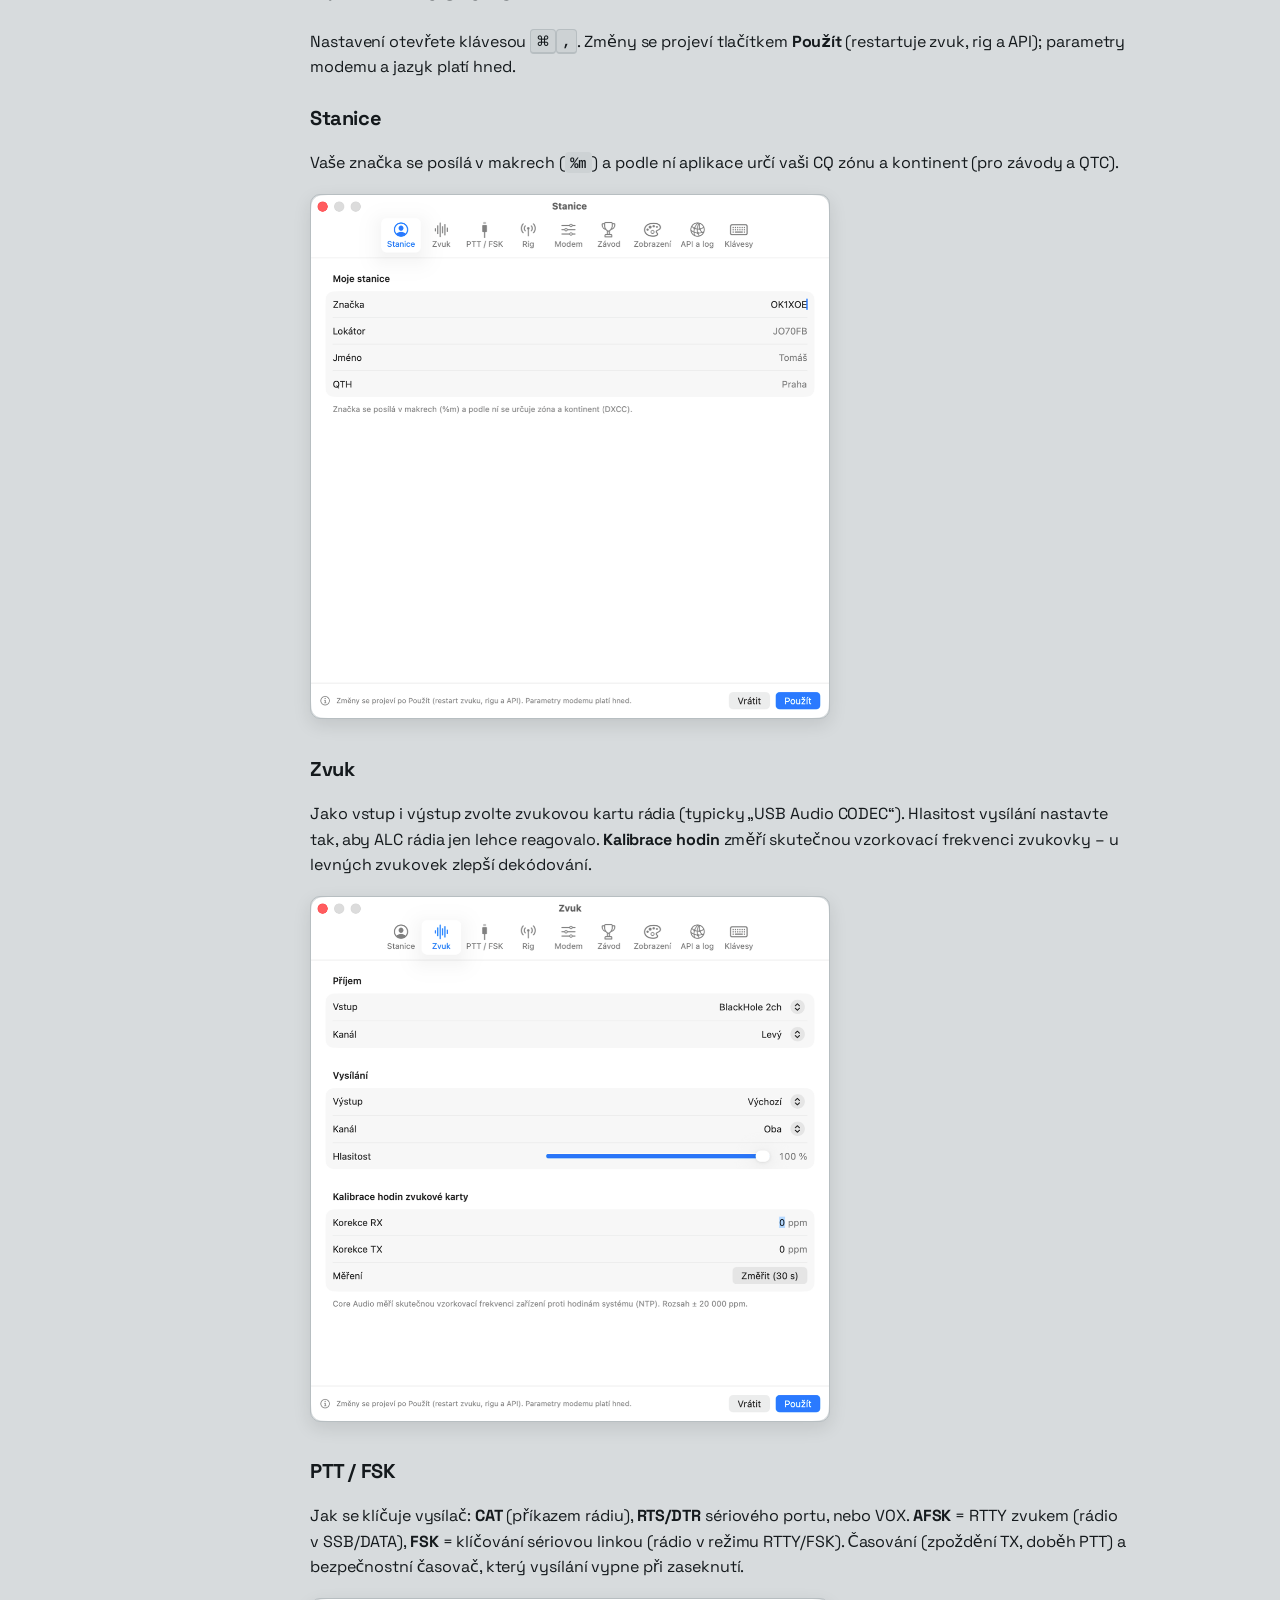
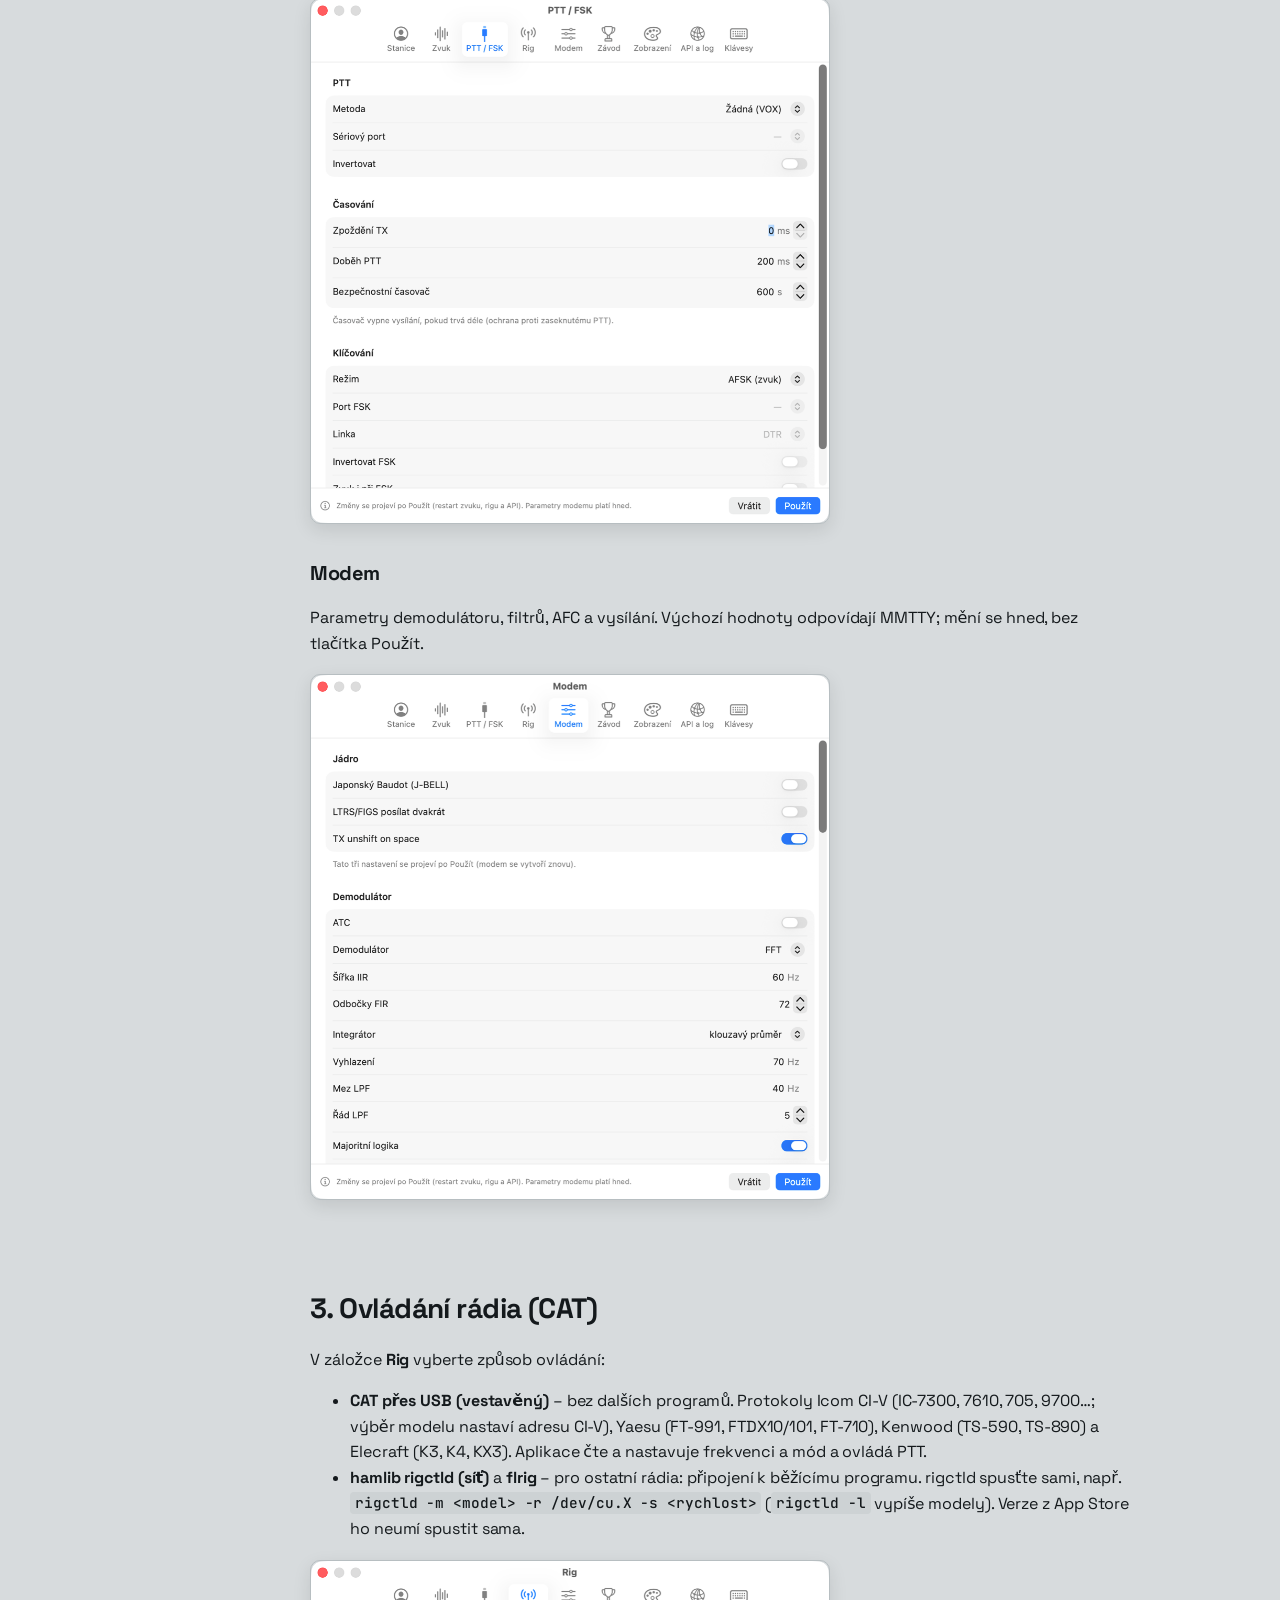
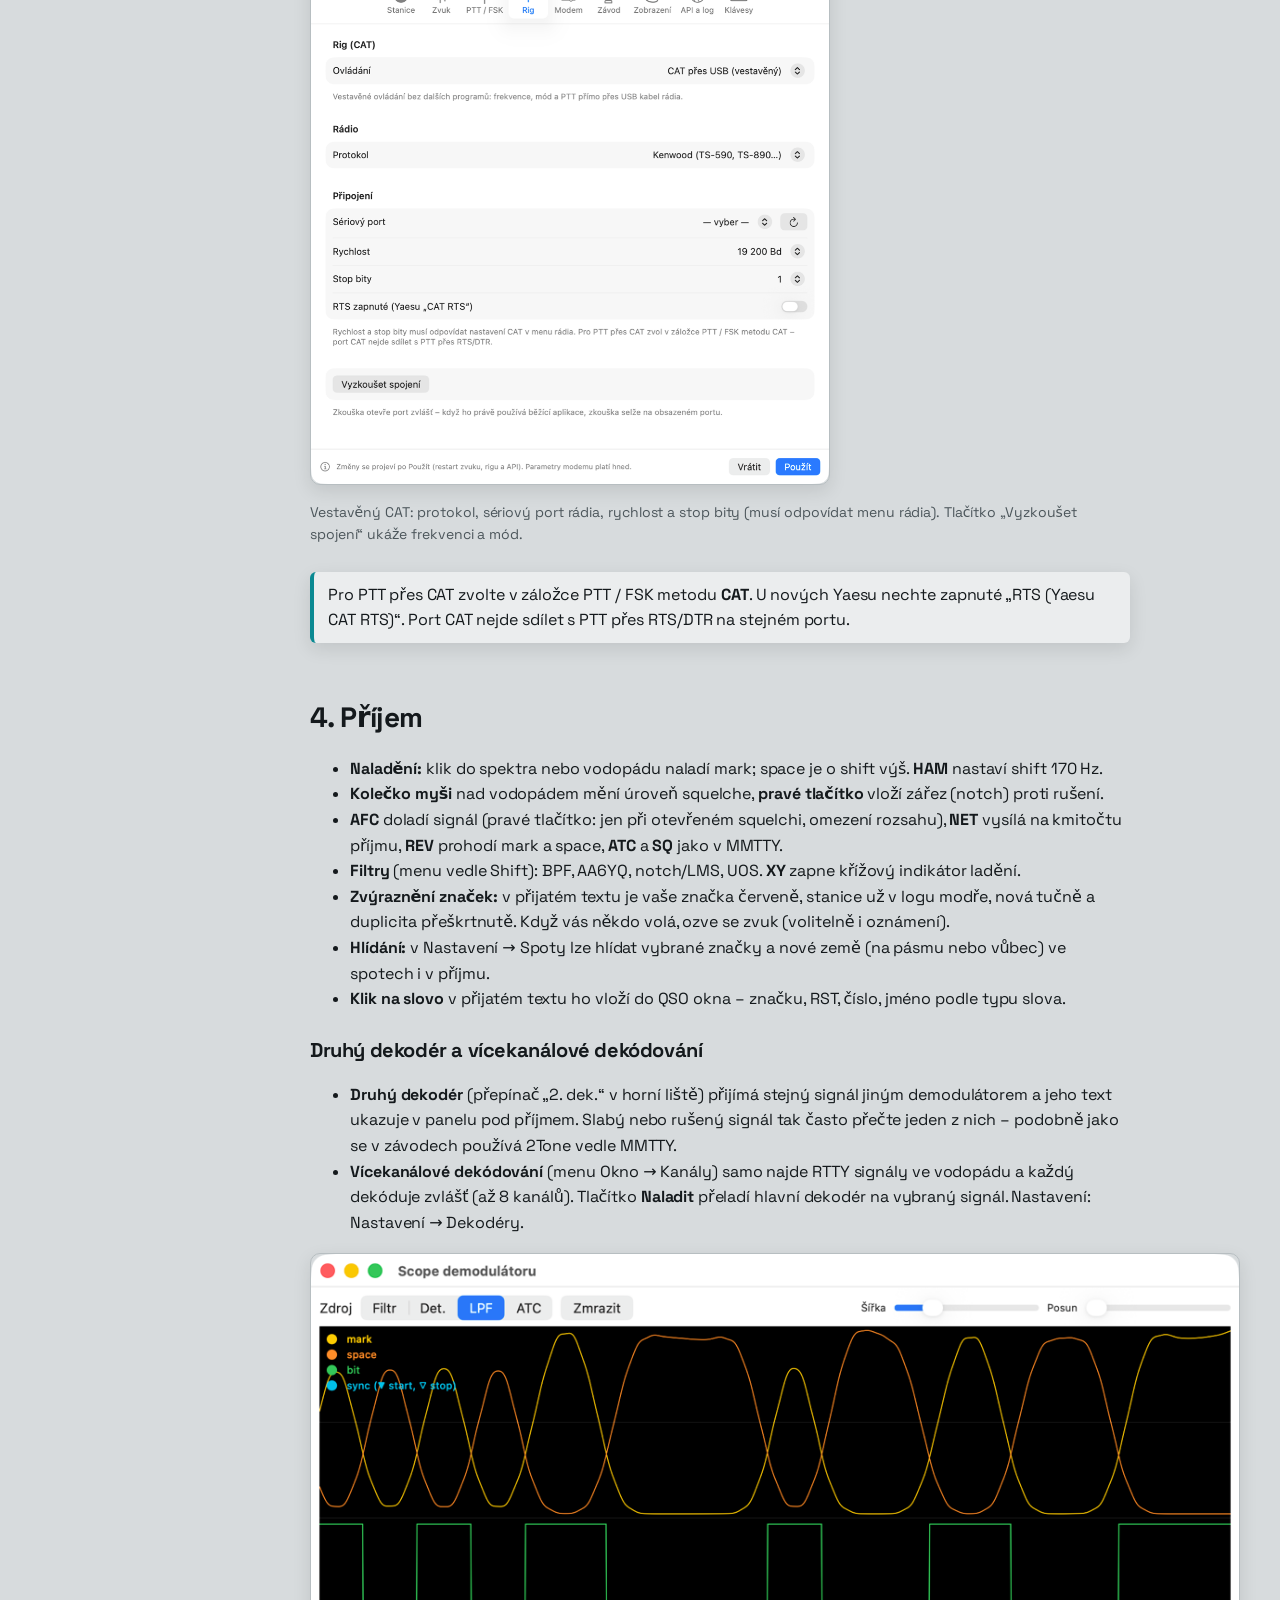
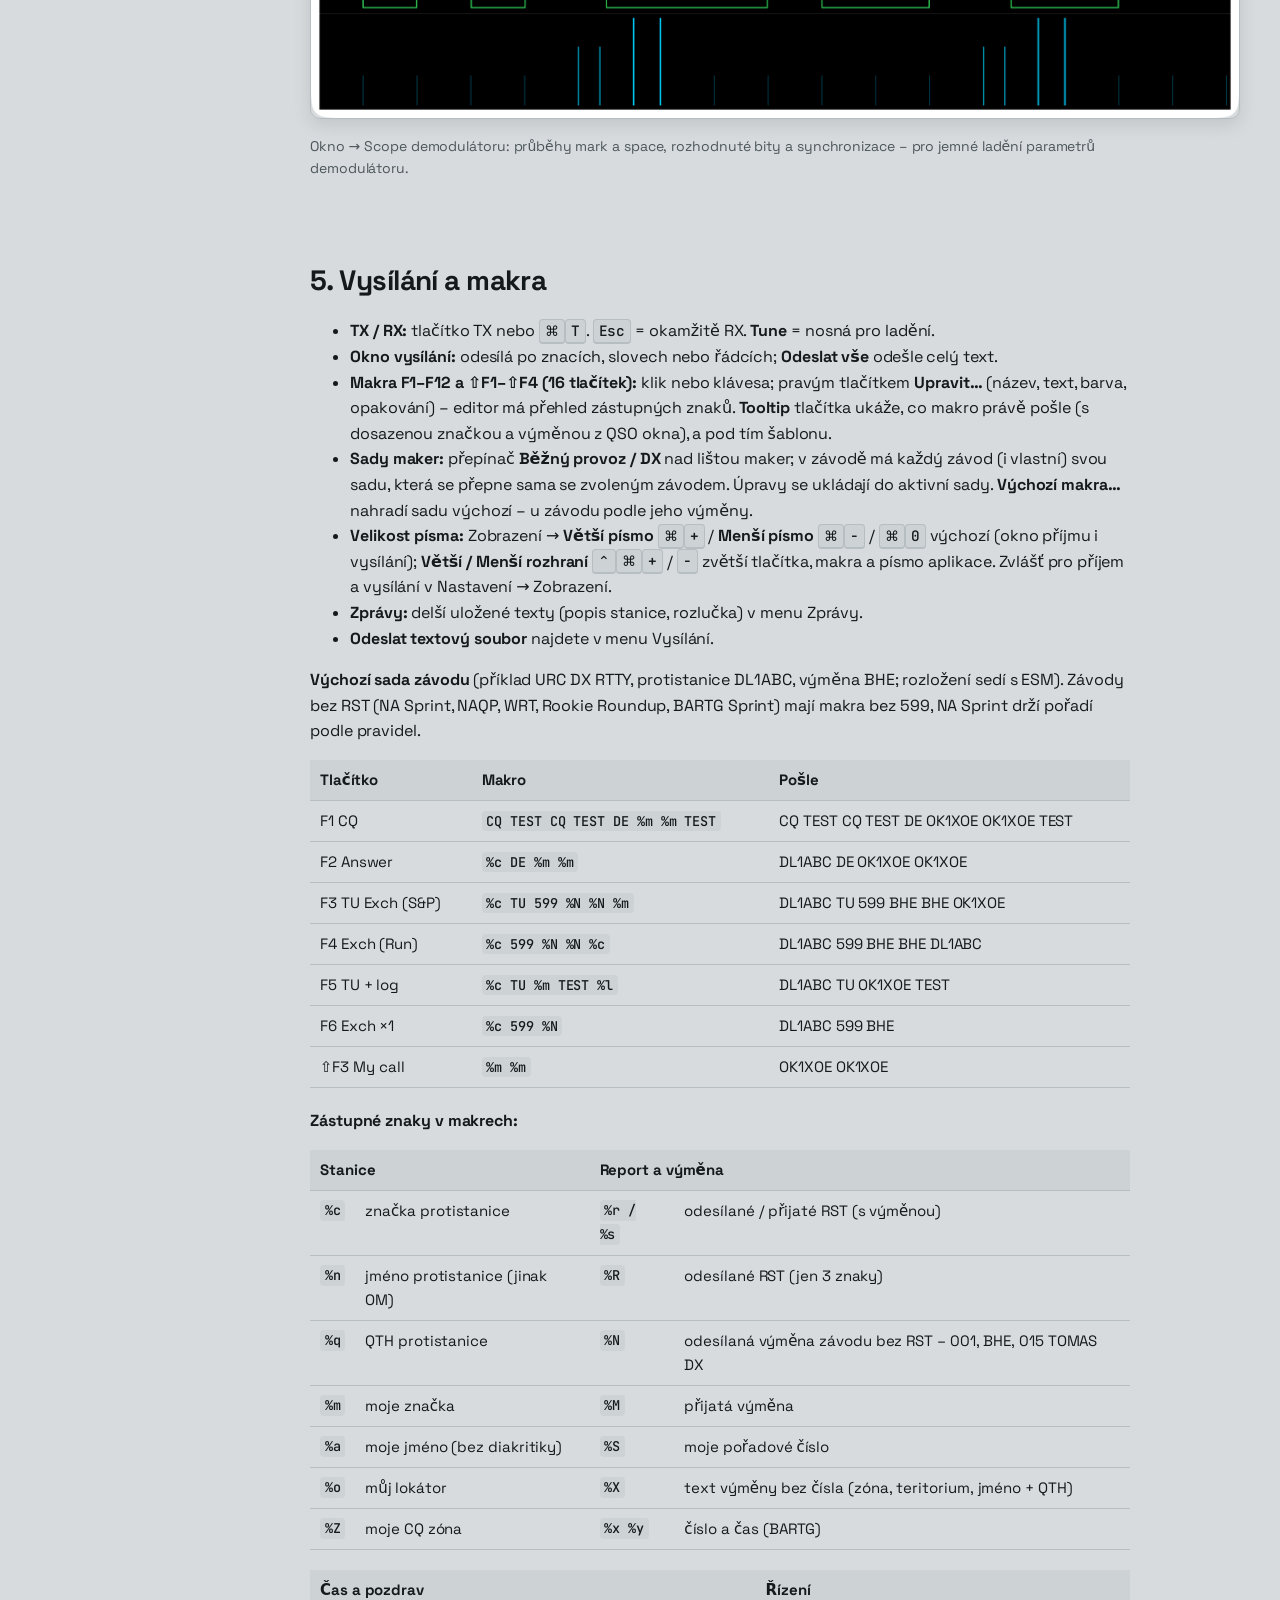
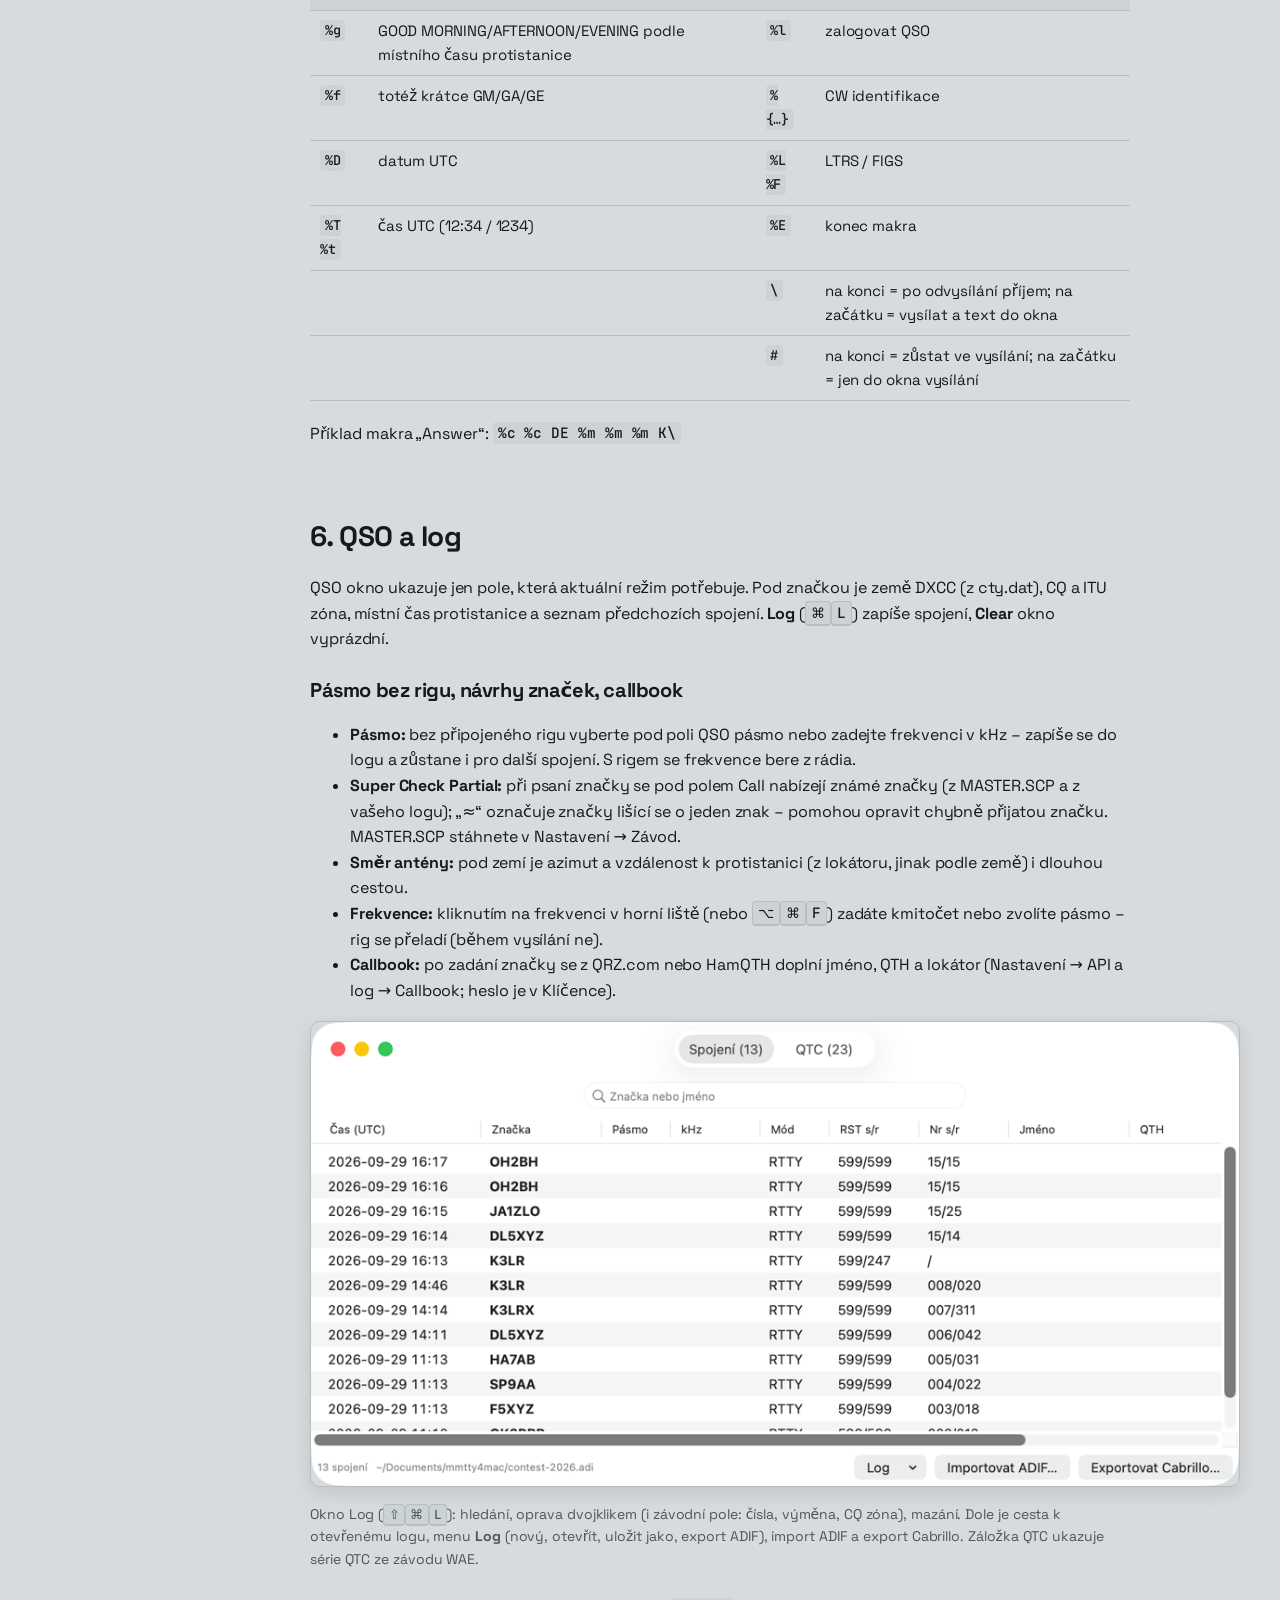
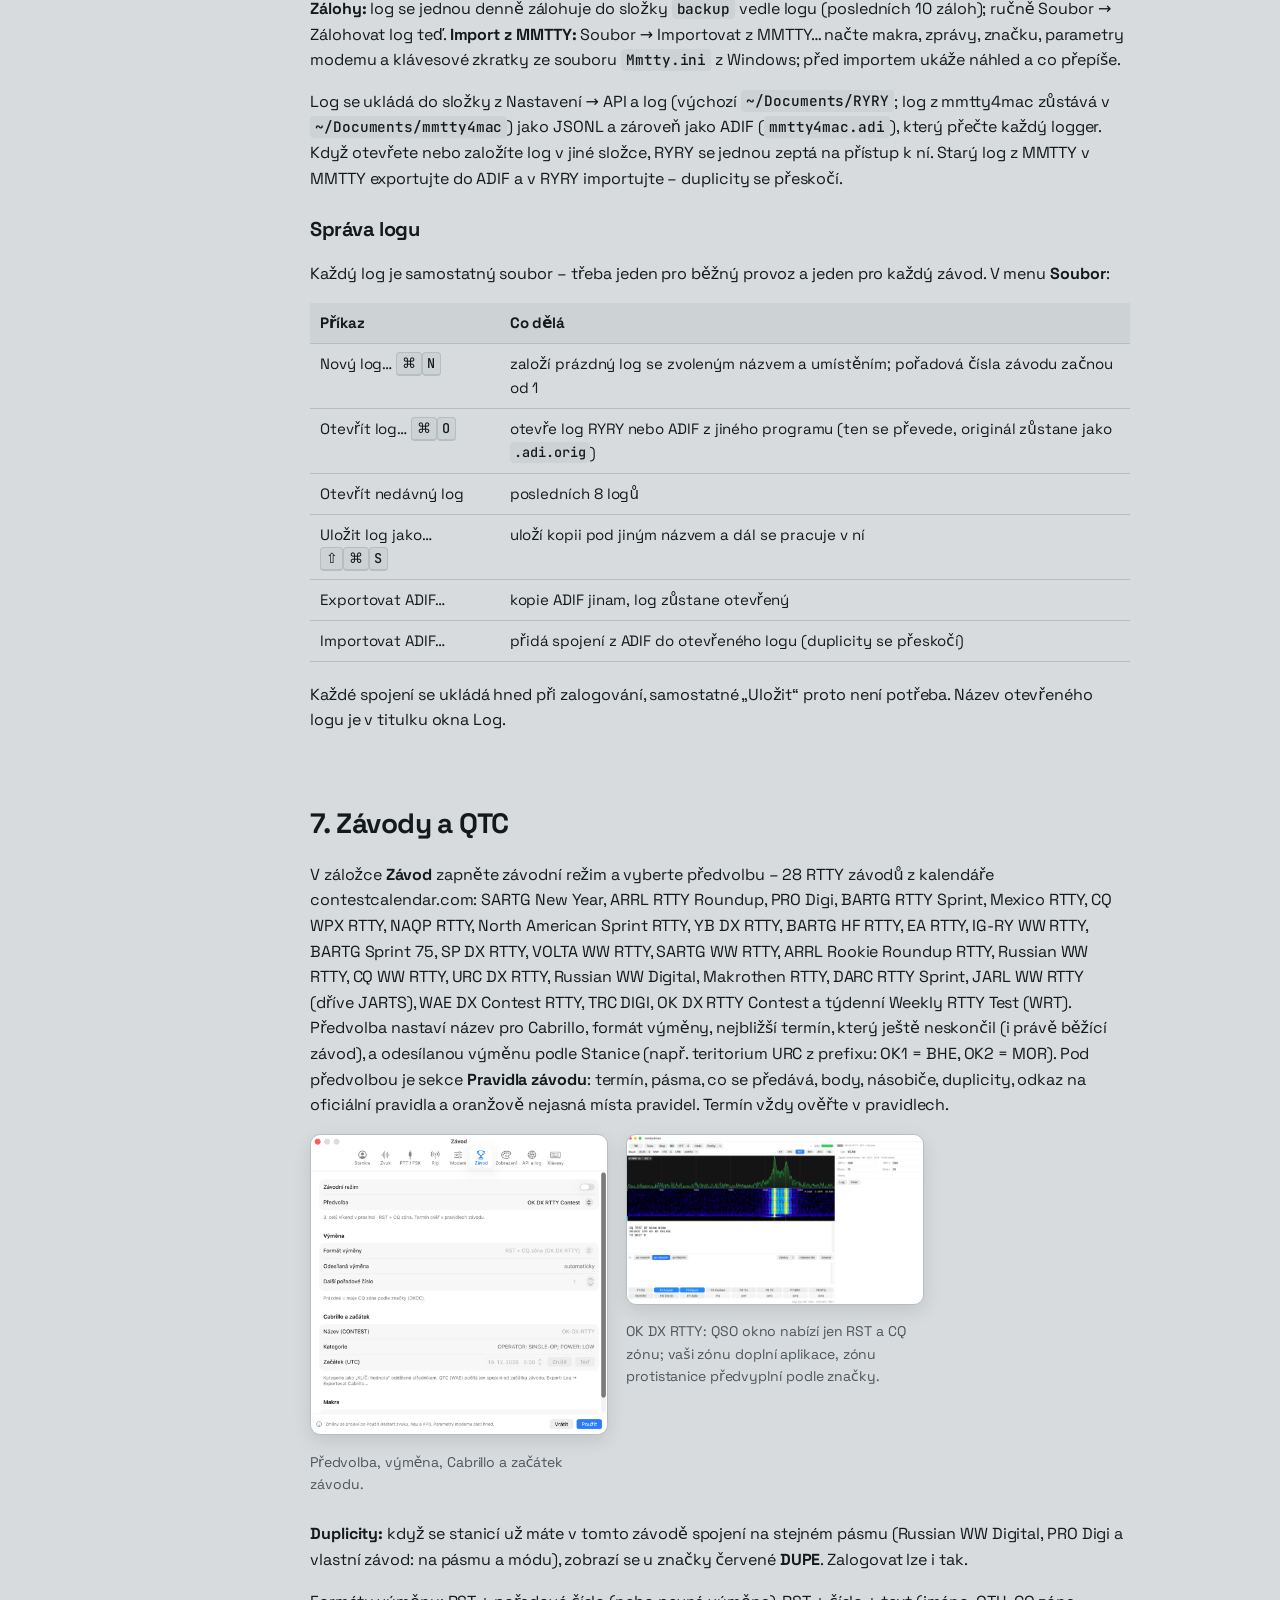
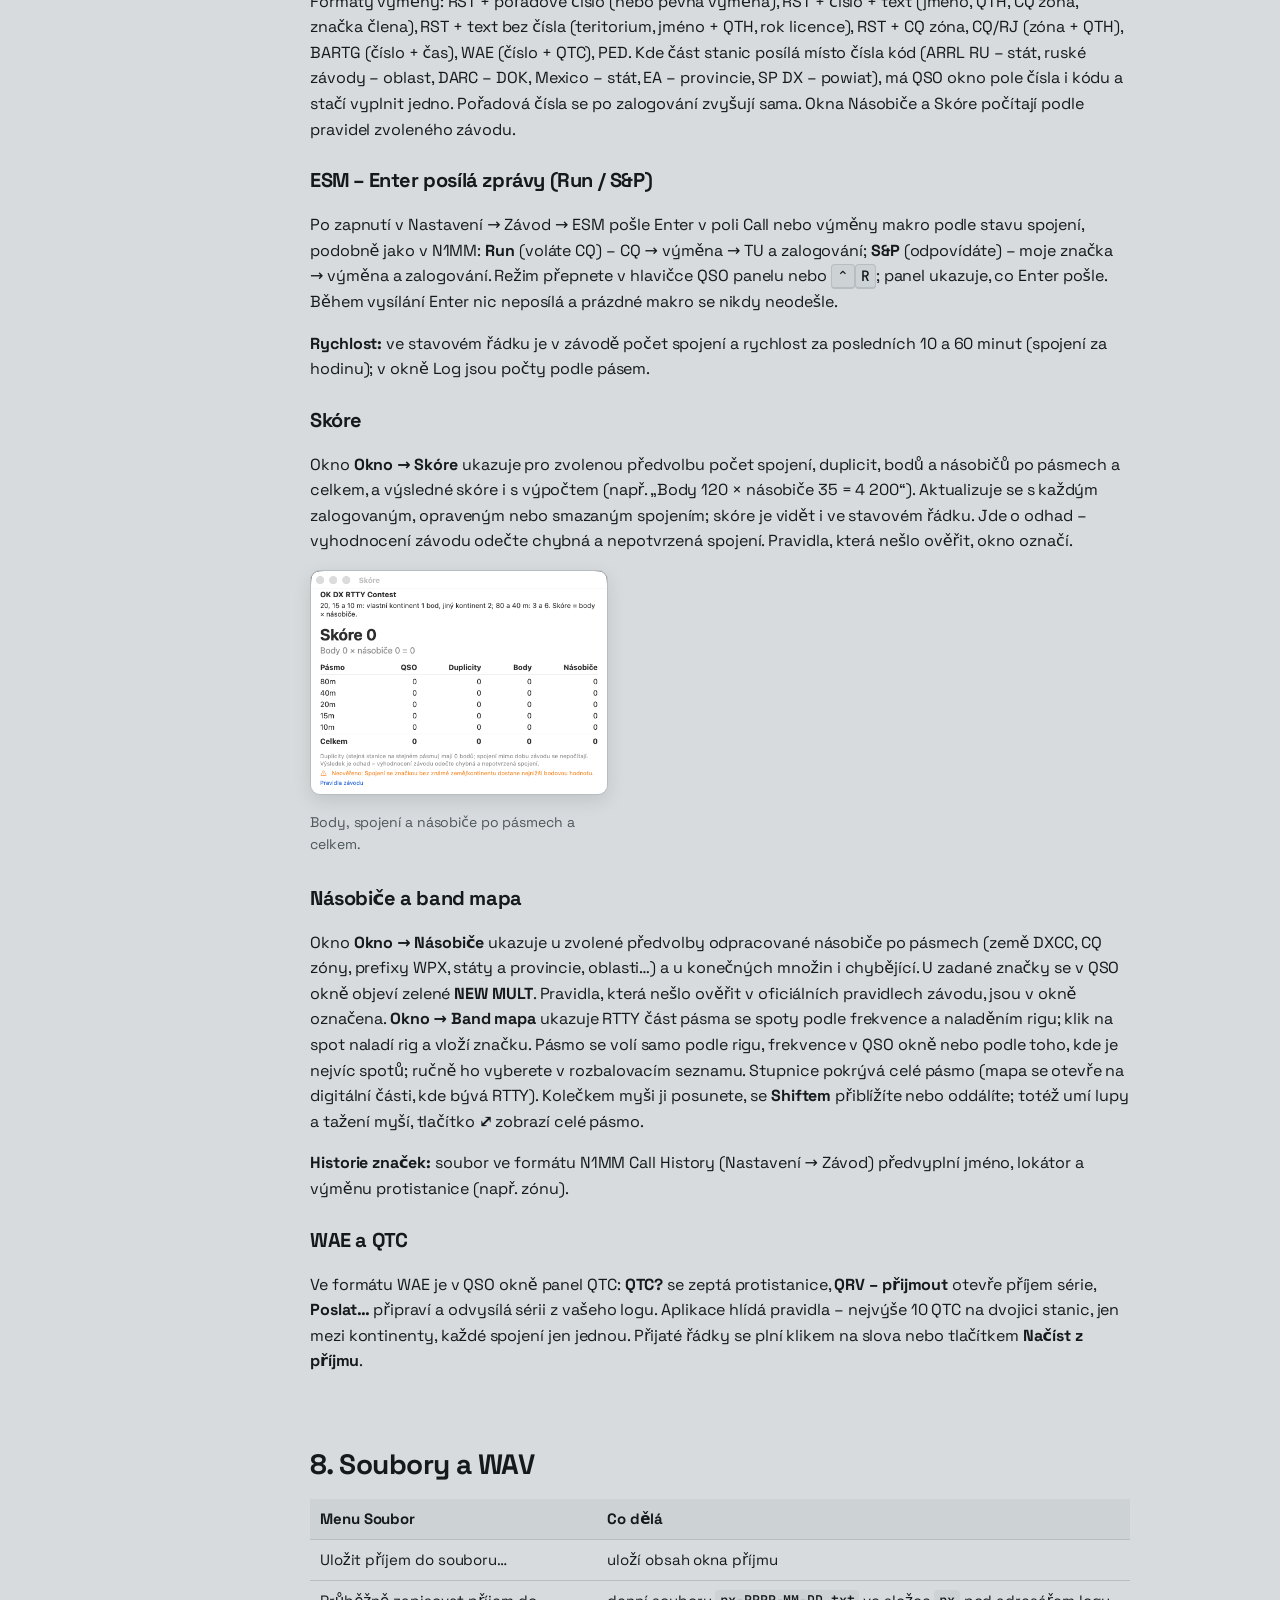
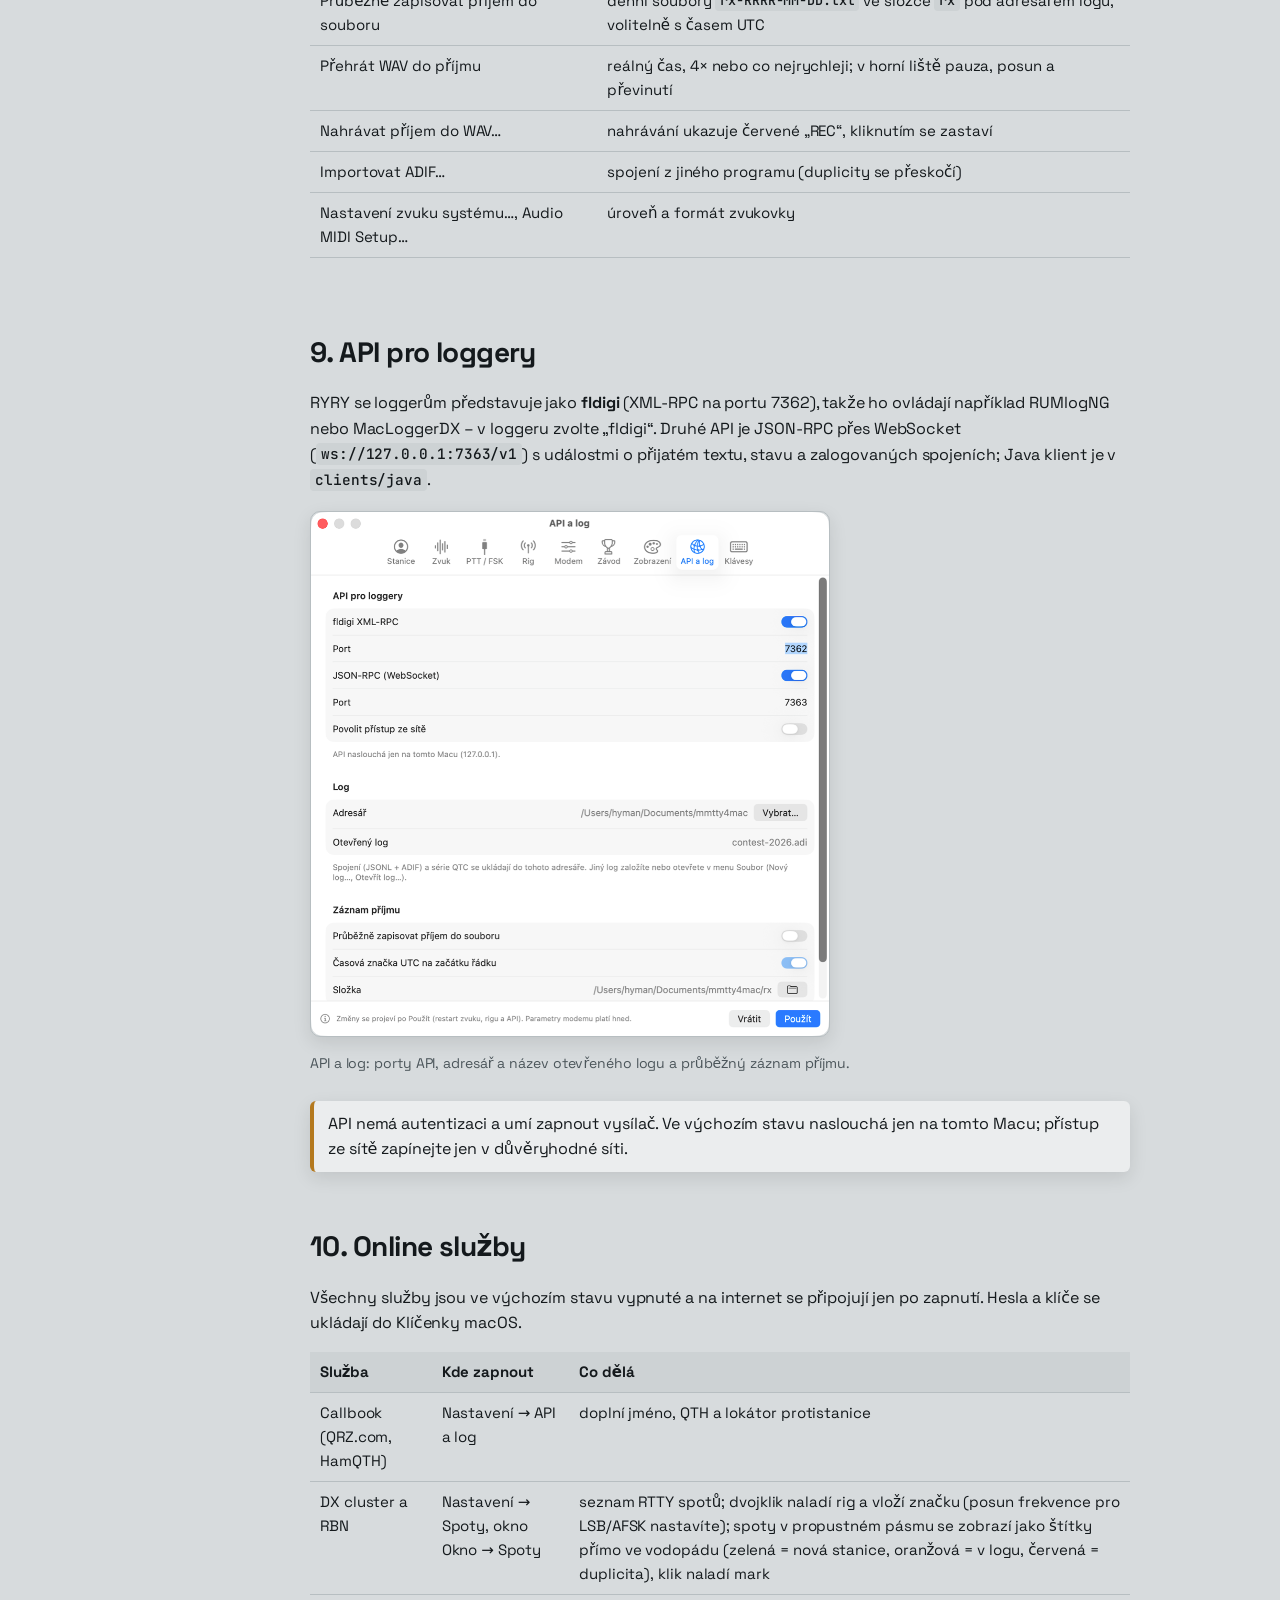
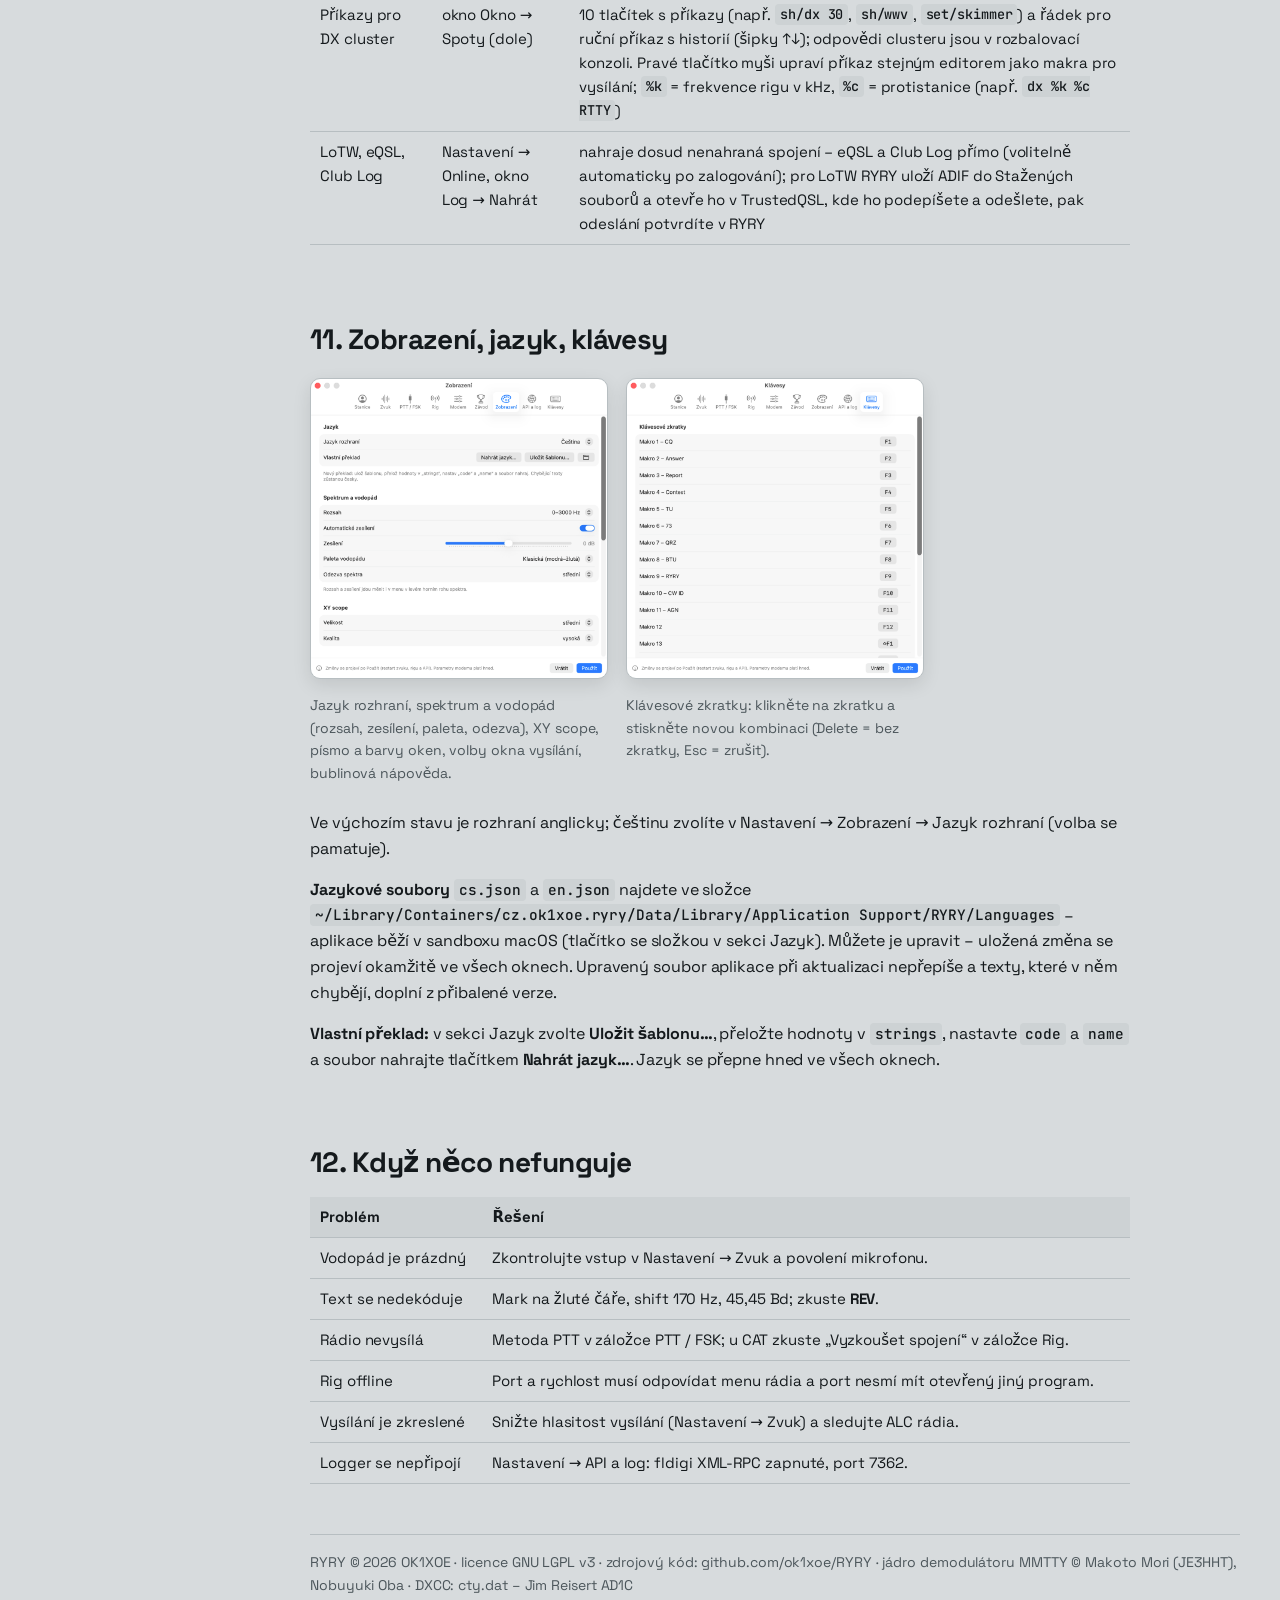
<file: site/manual/cs/index.html>
<!doctype html>
<html lang="cs">
<head>
<meta charset="utf-8">
<meta name="viewport" content="width=device-width, initial-scale=1">
<title>RYRY – příručka</title>
<meta name="description" content="Uživatelská příručka programu RYRY – RTTY pro macOS založené na MMTTY.">
<link rel="stylesheet" href="../style.css">
<link rel="stylesheet" href="../bridge.css">
<link rel="icon" href="../img/icon.png">
</head>
<body>
<header class="top"><div class="in">
  <img class="icon" src="../img/icon.png" alt="">
  <span class="brand">RYRY</span><span class="ver">příručka · verze 1.0</span>
  <a class="home" href="../../cs/index.html">← RYRY</a>
  <span class="lang"><span>Čeština</span> <a href="../en/index.html">English</a></span>
</div></header>

<div class="wrap">
<nav class="toc" aria-label="Obsah">
  <ol>
    <li><a href="#uvod">Úvod</a></li>
    <li><a href="#instalace">1. Instalace</a></li>
    <li><a href="#nastaveni">2. První nastavení</a></li>
    <li><a href="#cat">3. Ovládání rádia (CAT)</a></li>
    <li><a href="#prijem">4. Příjem</a></li>
    <li><a href="#vysilani">5. Vysílání a makra</a></li>
    <li><a href="#log">6. QSO a log</a></li>
    <li><a href="#zavody">7. Závody a QTC</a></li>
    <li><a href="#soubory">8. Soubory a WAV</a></li>
    <li><a href="#api">9. API pro loggery</a></li>
    <li><a href="#online">10. Online služby</a></li>
    <li><a href="#zobrazeni">11. Zobrazení, jazyk, klávesy</a></li>
    <li><a href="#problemy">12. Když něco nefunguje</a></li>
  </ol>
</nav>

<main>
<div class="hero" id="uvod">
  <h1>RTTY pro macOS</h1>
  <p class="lead">RYRY (dříve mmtty4mac) je nativní přepis programu MMTTY (JE3HHT) pro Mac. Používá stejný osvědčený demodulátor a přidává log, podporu závodů, ovládání rádia přes USB a API pro loggery.</p>
  <ul class="pills">
    <li>demodulátor MMTTY</li><li>AFSK i FSK</li><li>CAT Icom / Yaesu / Kenwood / Elecraft + hamlib</li>
    <li>log ADIF, Cabrillo</li><li>28 předvoleb RTTY závodů s bodováním, WAE QTC</li><li>API kompatibilní s fldigi</li><li>čeština / English</li>
  </ul>
</div>
<figure>
  <a href="../img/cs-main.png"><img src="../img/cs-main.png" alt="Hlavní okno RYRY při příjmu" loading="lazy"></a>
  <figcaption>Hlavní okno: nahoře ovládání modemu, pod ním spektrum a vodopád (žlutá = mark, oranžová = space), přijatý text, okno vysílání a makra F1–⇧F4. Vpravo QSO okno se zemí DXCC, místním časem protistanice a předchozími spojeními.</figcaption>
</figure>

<section id="instalace">
<h2>1. Instalace</h2>
<ol>
  <li>Nainstalujte <b>RYRY</b> z Mac App Store (zdarma). Aktualizace přicházejí přes App Store.</li>
  <li>Při prvním spuštění se RYRY zeptá na <b>složku pro log</b> (dialog se otevře ve složce Dokumenty) – klikněte na <b>Povolit přístup</b> a RYRY si v ní založí složku <code>RYRY</code>. macOS pustí aplikaci do složky až po tom, co ji vyberete; RYRY si přístup zapamatuje. Když dialog zrušíte, log zůstane v kontejneru aplikace a stavový řádek řekne kde.</li>
  <li>macOS se zeptá na přístup k <b>mikrofonu</b> – potvrďte ho, jinak příjem nefunguje. Změnit to jde v Nastavení systému → Soukromí a zabezpečení → Mikrofon.</li>
  <li>Nemáte po ruce rádio? <b>Nápověda → Přehrát ukázkový signál</b> přehraje krátké závodní spojení a uvidíte, jak RYRY dekóduje.</li>
  <li>Tuto příručku otevřete kdykoli z aplikace: menu <b>Nápověda → Příručka RYRY</b> (<kbd>⌘</kbd><kbd>?</kbd>).</li>
</ol>
<p>Přecházíte z mmtty4mac? Nastavení se při prvním spuštění přenese samo; RYRY se jednou zeptá na složku s logem (obvykle <code>~/Documents/mmtty4mac</code>) a hesla online služeb bude možná potřeba zadat znovu.</p>
<p>Volitelně: pro rádia, která vestavěný CAT nezná, nainstalujte hamlib příkazem <code>brew install hamlib</code> a <code>rigctld</code> spusťte sami (viz Ovládání rádia).</p>
</section>

<section id="nastaveni">
<h2>2. První nastavení</h2>
<p>Nastavení otevřete klávesou <kbd>⌘</kbd><kbd>,</kbd>. Změny se projeví tlačítkem <b>Použít</b> (restartuje zvuk, rig a API); parametry modemu a jazyk platí hned.</p>

<h3>Stanice</h3>
<p>Vaše značka se posílá v makrech (<code>%m</code>) a podle ní aplikace určí vaši CQ zónu a kontinent (pro závody a QTC).</p>
<figure class="half"><a href="../img/cs-settings-0.png"><img src="../img/cs-settings-0.png" alt="Nastavení – Stanice" loading="lazy"></a></figure>

<h3>Zvuk</h3>
<p>Jako vstup i výstup zvolte zvukovou kartu rádia (typicky „USB Audio CODEC“). Hlasitost vysílání nastavte tak, aby ALC rádia jen lehce reagovalo. <b>Kalibrace hodin</b> změří skutečnou vzorkovací frekvenci zvukovky – u levných zvukovek zlepší dekódování.</p>
<figure class="half"><a href="../img/cs-settings-1.png"><img src="../img/cs-settings-1.png" alt="Nastavení – Zvuk" loading="lazy"></a></figure>

<h3>PTT / FSK</h3>
<p>Jak se klíčuje vysílač: <b>CAT</b> (příkazem rádiu), <b>RTS/DTR</b> sériového portu, nebo VOX. <b>AFSK</b> = RTTY zvukem (rádio v SSB/DATA), <b>FSK</b> = klíčování sériovou linkou (rádio v režimu RTTY/FSK). Časování (zpoždění TX, doběh PTT) a bezpečnostní časovač, který vysílání vypne při zaseknutí.</p>
<figure class="half"><a href="../img/cs-settings-2.png"><img src="../img/cs-settings-2.png" alt="Nastavení – PTT / FSK" loading="lazy"></a></figure>

<h3>Modem</h3>
<p>Parametry demodulátoru, filtrů, AFC a vysílání. Výchozí hodnoty odpovídají MMTTY; mění se hned, bez tlačítka Použít.</p>
<figure class="half"><a href="../img/cs-settings-4.png"><img src="../img/cs-settings-4.png" alt="Nastavení – Modem" loading="lazy"></a></figure>
</section>

<section id="cat">
<h2>3. Ovládání rádia (CAT)</h2>
<p>V záložce <b>Rig</b> vyberte způsob ovládání:</p>
<ul>
  <li><b>CAT přes USB (vestavěný)</b> – bez dalších programů. Protokoly Icom CI-V (IC-7300, 7610, 705, 9700…; výběr modelu nastaví adresu CI-V), Yaesu (FT-991, FTDX10/101, FT-710), Kenwood (TS-590, TS-890) a Elecraft (K3, K4, KX3). Aplikace čte a nastavuje frekvenci a mód a ovládá PTT.</li>
  <li><b>hamlib rigctld (síť)</b> a <b>flrig</b> – pro ostatní rádia: připojení k běžícímu programu. rigctld spusťte sami, např. <code>rigctld -m &lt;model&gt; -r /dev/cu.X -s &lt;rychlost&gt;</code> (<code>rigctld -l</code> vypíše modely). Verze z App Store ho neumí spustit sama.</li>
</ul>
<figure class="half"><a href="../img/cs-settings-3.png"><img src="../img/cs-settings-3.png" alt="Nastavení – Rig" loading="lazy"></a>
  <figcaption>Vestavěný CAT: protokol, sériový port rádia, rychlost a stop bity (musí odpovídat menu rádia). Tlačítko „Vyzkoušet spojení“ ukáže frekvenci a mód.</figcaption></figure>
<div class="note">Pro PTT přes CAT zvolte v záložce PTT / FSK metodu <b>CAT</b>. U nových Yaesu nechte zapnuté „RTS (Yaesu CAT RTS)“. Port CAT nejde sdílet s PTT přes RTS/DTR na stejném portu.</div>
</section>

<section id="prijem">
<h2>4. Příjem</h2>
<ul>
  <li><b>Naladění:</b> klik do spektra nebo vodopádu naladí mark; space je o shift výš. <b>HAM</b> nastaví shift 170 Hz.</li>
  <li><b>Kolečko myši</b> nad vodopádem mění úroveň squelche, <b>pravé tlačítko</b> vloží zářez (notch) proti rušení.</li>
  <li><b>AFC</b> doladí signál (pravé tlačítko: jen při otevřeném squelchi, omezení rozsahu), <b>NET</b> vysílá na kmitočtu příjmu, <b>REV</b> prohodí mark a space, <b>ATC</b> a <b>SQ</b> jako v MMTTY.</li>
  <li><b>Filtry</b> (menu vedle Shift): BPF, AA6YQ, notch/LMS, UOS. <b>XY</b> zapne křížový indikátor ladění.</li>
  <li><b>Zvýraznění značek:</b> v přijatém textu je vaše značka červeně, stanice už v logu modře, nová tučně a duplicita přeškrtnutě. Když vás někdo volá, ozve se zvuk (volitelně i oznámení).</li>
  <li><b>Hlídání:</b> v Nastavení → Spoty lze hlídat vybrané značky a nové země (na pásmu nebo vůbec) ve spotech i v příjmu.</li>
  <li><b>Klik na slovo</b> v přijatém textu ho vloží do QSO okna – značku, RST, číslo, jméno podle typu slova.</li>
</ul>
<h3>Druhý dekodér a vícekanálové dekódování</h3>
<ul>
  <li><b>Druhý dekodér</b> (přepínač „2. dek.“ v horní liště) přijímá stejný signál jiným demodulátorem a jeho text ukazuje v panelu pod příjmem. Slabý nebo rušený signál tak často přečte jeden z nich – podobně jako se v závodech používá 2Tone vedle MMTTY.</li>
  <li><b>Vícekanálové dekódování</b> (menu Okno → Kanály) samo najde RTTY signály ve vodopádu a každý dekóduje zvlášť (až 8 kanálů). Tlačítko <b>Naladit</b> přeladí hlavní dekodér na vybraný signál. Nastavení: Nastavení → Dekodéry.</li>
</ul>
<figure><a href="../img/cs-scope.png"><img src="../img/cs-scope.png" alt="Scope demodulátoru" loading="lazy"></a>
  <figcaption>Okno → Scope demodulátoru: průběhy mark a space, rozhodnuté bity a synchronizace – pro jemné ladění parametrů demodulátoru.</figcaption></figure>
</section>

<section id="vysilani">
<h2>5. Vysílání a makra</h2>
<ul>
  <li><b>TX / RX:</b> tlačítko TX nebo <kbd>⌘</kbd><kbd>T</kbd>. <kbd>Esc</kbd> = okamžitě RX. <b>Tune</b> = nosná pro ladění.</li>
  <li><b>Okno vysílání:</b> odesílá po znacích, slovech nebo řádcích; <b>Odeslat vše</b> odešle celý text.</li>
  <li><b>Makra F1–F12 a ⇧F1–⇧F4 (16 tlačítek):</b> klik nebo klávesa; pravým tlačítkem <b>Upravit…</b> (název, text, barva, opakování) – editor má přehled zástupných znaků. <b>Tooltip</b> tlačítka ukáže, co makro právě pošle (s dosazenou značkou a výměnou z QSO okna), a pod tím šablonu.</li>
  <li><b>Sady maker:</b> přepínač <b>Běžný provoz / DX</b> nad lištou maker; v závodě má každý závod (i vlastní) svou sadu, která se přepne sama se zvoleným závodem. Úpravy se ukládají do aktivní sady. <b>Výchozí makra…</b> nahradí sadu výchozí – u závodu podle jeho výměny.</li>
  <li><b>Velikost písma:</b> Zobrazení → <b>Větší písmo</b> <kbd>⌘</kbd><kbd>+</kbd> / <b>Menší písmo</b> <kbd>⌘</kbd><kbd>−</kbd> / <kbd>⌘</kbd><kbd>0</kbd> výchozí (okno příjmu i vysílání); <b>Větší / Menší rozhraní</b> <kbd>⌃</kbd><kbd>⌘</kbd><kbd>+</kbd> / <kbd>−</kbd> zvětší tlačítka, makra a písmo aplikace. Zvlášť pro příjem a vysílání v Nastavení → Zobrazení.</li>
  <li><b>Zprávy:</b> delší uložené texty (popis stanice, rozlučka) v menu Zprávy.</li>
  <li><b>Odeslat textový soubor</b> najdete v menu Vysílání.</li>
</ul>
<p><b>Výchozí sada závodu</b> (příklad URC DX RTTY, protistanice DL1ABC, výměna BHE; rozložení sedí s ESM). Závody bez RST (NA Sprint, NAQP, WRT, Rookie Roundup, BARTG Sprint) mají makra bez 599, NA Sprint drží pořadí podle pravidel.</p>
<table>
  <tr><th>Tlačítko</th><th>Makro</th><th>Pošle</th></tr>
  <tr><td>F1 CQ</td><td><code>CQ TEST CQ TEST DE %m %m TEST</code></td><td>CQ TEST CQ TEST DE OK1XOE OK1XOE TEST</td></tr>
  <tr><td>F2 Answer</td><td><code>%c DE %m %m</code></td><td>DL1ABC DE OK1XOE OK1XOE</td></tr>
  <tr><td>F3 TU Exch (S&amp;P)</td><td><code>%c TU 599 %N %N %m</code></td><td>DL1ABC TU 599 BHE BHE OK1XOE</td></tr>
  <tr><td>F4 Exch (Run)</td><td><code>%c 599 %N %N %c</code></td><td>DL1ABC 599 BHE BHE DL1ABC</td></tr>
  <tr><td>F5 TU + log</td><td><code>%c TU %m TEST %l</code></td><td>DL1ABC TU OK1XOE TEST</td></tr>
  <tr><td>F6 Exch ×1</td><td><code>%c 599 %N</code></td><td>DL1ABC 599 BHE</td></tr>
  <tr><td>⇧F3 My call</td><td><code>%m %m</code></td><td>OK1XOE OK1XOE</td></tr>
</table>
<p><b>Zástupné znaky v makrech:</b></p>
<table class="vars">
  <tr><th colspan="2">Stanice</th><th colspan="2">Report a výměna</th></tr>
  <tr><td><code>%c</code></td><td>značka protistanice</td><td><code>%r / %s</code></td><td>odesílané / přijaté RST (s výměnou)</td></tr>
  <tr><td><code>%n</code></td><td>jméno protistanice (jinak OM)</td><td><code>%R</code></td><td>odesílané RST (jen 3 znaky)</td></tr>
  <tr><td><code>%q</code></td><td>QTH protistanice</td><td><code>%N</code></td><td>odesílaná výměna závodu bez RST – 001, BHE, 015 TOMAS DX</td></tr>
  <tr><td><code>%m</code></td><td>moje značka</td><td><code>%M</code></td><td>přijatá výměna</td></tr>
  <tr><td><code>%a</code></td><td>moje jméno (bez diakritiky)</td><td><code>%S</code></td><td>moje pořadové číslo</td></tr>
  <tr><td><code>%o</code></td><td>můj lokátor</td><td><code>%X</code></td><td>text výměny bez čísla (zóna, teritorium, jméno + QTH)</td></tr>
  <tr><td><code>%Z</code></td><td>moje CQ zóna</td><td><code>%x %y</code></td><td>číslo a čas (BARTG)</td></tr>
</table>
<table class="vars">
  <tr><th colspan="2">Čas a pozdrav</th><th colspan="2">Řízení</th></tr>
  <tr><td><code>%g</code></td><td>GOOD MORNING/AFTERNOON/EVENING podle místního času protistanice</td><td><code>%l</code></td><td>zalogovat QSO</td></tr>
  <tr><td><code>%f</code></td><td>totéž krátce GM/GA/GE</td><td><code>%{…}</code></td><td>CW identifikace</td></tr>
  <tr><td><code>%D</code></td><td>datum UTC</td><td><code>%L %F</code></td><td>LTRS / FIGS</td></tr>
  <tr><td><code>%T %t</code></td><td>čas UTC (12:34 / 1234)</td><td><code>%E</code></td><td>konec makra</td></tr>
  <tr><td></td><td></td><td><code>\</code></td><td>na konci = po odvysílání příjem; na začátku = vysílat a text do okna</td></tr>
  <tr><td></td><td></td><td><code>#</code></td><td>na konci = zůstat ve vysílání; na začátku = jen do okna vysílání</td></tr>
</table>
<p>Příklad makra „Answer“: <code>%c %c DE %m %m %m K\</code></p>
</section>

<section id="log">
<h2>6. QSO a log</h2>
<p>QSO okno ukazuje jen pole, která aktuální režim potřebuje. Pod značkou je země DXCC (z cty.dat), CQ a ITU zóna, místní čas protistanice a seznam předchozích spojení. <b>Log</b> (<kbd>⌘</kbd><kbd>L</kbd>) zapíše spojení, <b>Clear</b> okno vyprázdní.</p>
<h3>Pásmo bez rigu, návrhy značek, callbook</h3>
<ul>
  <li><b>Pásmo:</b> bez připojeného rigu vyberte pod poli QSO pásmo nebo zadejte frekvenci v kHz – zapíše se do logu a zůstane i pro další spojení. S rigem se frekvence bere z rádia.</li>
  <li><b>Super Check Partial:</b> při psaní značky se pod polem Call nabízejí známé značky (z MASTER.SCP a z vašeho logu); „≈“ označuje značky lišící se o jeden znak – pomohou opravit chybně přijatou značku. MASTER.SCP stáhnete v Nastavení → Závod.</li>
  <li><b>Směr antény:</b> pod zemí je azimut a vzdálenost k protistanici (z lokátoru, jinak podle země) i dlouhou cestou.</li>
  <li><b>Frekvence:</b> kliknutím na frekvenci v horní liště (nebo <kbd>⌥</kbd><kbd>⌘</kbd><kbd>F</kbd>) zadáte kmitočet nebo zvolíte pásmo – rig se přeladí (během vysílání ne).</li>
  <li><b>Callbook:</b> po zadání značky se z QRZ.com nebo HamQTH doplní jméno, QTH a lokátor (Nastavení → API a log → Callbook; heslo je v Klíčence).</li>
</ul>
<figure><a href="../img/cs-log.png"><img src="../img/cs-log.png" alt="Okno Log" loading="lazy"></a>
  <figcaption>Okno Log (<kbd>⇧</kbd><kbd>⌘</kbd><kbd>L</kbd>): hledání, oprava dvojklikem (i závodní pole: čísla, výměna, CQ zóna), mazání. Dole je cesta k otevřenému logu, menu <b>Log</b> (nový, otevřít, uložit jako, export ADIF), import ADIF a export Cabrillo. Záložka QTC ukazuje série QTC ze závodu WAE.</figcaption></figure>
<p><b>Zálohy:</b> log se jednou denně zálohuje do složky <code>backup</code> vedle logu (posledních 10 záloh); ručně Soubor → Zálohovat log teď. <b>Import z MMTTY:</b> Soubor → Importovat z MMTTY… načte makra, zprávy, značku, parametry modemu a klávesové zkratky ze souboru <code>Mmtty.ini</code> z Windows; před importem ukáže náhled a co přepíše.</p>
<p>Log se ukládá do složky z Nastavení → API a log (výchozí <code>~/Documents/RYRY</code>; log z mmtty4mac zůstává v <code>~/Documents/mmtty4mac</code>) jako JSONL a zároveň jako ADIF (<code>mmtty4mac.adi</code>), který přečte každý logger. Když otevřete nebo založíte log v jiné složce, RYRY se jednou zeptá na přístup k ní. Starý log z MMTTY v MMTTY exportujte do ADIF a v RYRY importujte – duplicity se přeskočí.</p>
<h3>Správa logu</h3>
<p>Každý log je samostatný soubor – třeba jeden pro běžný provoz a jeden pro každý závod. V menu <b>Soubor</b>:</p>
<table>
  <tr><th>Příkaz</th><th>Co dělá</th></tr>
  <tr><td>Nový log… <kbd>⌘</kbd><kbd>N</kbd></td><td>založí prázdný log se zvoleným názvem a umístěním; pořadová čísla závodu začnou od 1</td></tr>
  <tr><td>Otevřít log… <kbd>⌘</kbd><kbd>O</kbd></td><td>otevře log RYRY nebo ADIF z jiného programu (ten se převede, originál zůstane jako <code>.adi.orig</code>)</td></tr>
  <tr><td>Otevřít nedávný log</td><td>posledních 8 logů</td></tr>
  <tr><td>Uložit log jako… <kbd>⇧</kbd><kbd>⌘</kbd><kbd>S</kbd></td><td>uloží kopii pod jiným názvem a dál se pracuje v ní</td></tr>
  <tr><td>Exportovat ADIF…</td><td>kopie ADIF jinam, log zůstane otevřený</td></tr>
  <tr><td>Importovat ADIF…</td><td>přidá spojení z ADIF do otevřeného logu (duplicity se přeskočí)</td></tr>
</table>
<p>Každé spojení se ukládá hned při zalogování, samostatné „Uložit“ proto není potřeba. Název otevřeného logu je v titulku okna Log.</p>
</section>

<section id="zavody">
<h2>7. Závody a QTC</h2>
<p>V záložce <b>Závod</b> zapněte závodní režim a vyberte předvolbu – 28 RTTY závodů z kalendáře contestcalendar.com: SARTG New Year, ARRL RTTY Roundup, PRO Digi, BARTG RTTY Sprint, Mexico RTTY, CQ WPX RTTY, NAQP RTTY, North American Sprint RTTY, YB DX RTTY, BARTG HF RTTY, EA RTTY, IG-RY WW RTTY, BARTG Sprint 75, SP DX RTTY, VOLTA WW RTTY, SARTG WW RTTY, ARRL Rookie Roundup RTTY, Russian WW RTTY, CQ WW RTTY, URC DX RTTY, Russian WW Digital, Makrothen RTTY, DARC RTTY Sprint, JARL WW RTTY (dříve JARTS), WAE DX Contest RTTY, TRC DIGI, OK DX RTTY Contest a týdenní Weekly RTTY Test (WRT). Předvolba nastaví název pro Cabrillo, formát výměny, nejbližší termín, který ještě neskončil (i právě běžící závod), a odesílanou výměnu podle Stanice (např. teritorium URC z prefixu: OK1 = BHE, OK2 = MOR). Pod předvolbou je sekce <b>Pravidla závodu</b>: termín, pásma, co se předává, body, násobiče, duplicity, odkaz na oficiální pravidla a oranžově nejasná místa pravidel. Termín vždy ověřte v pravidlech.</p>
<div class="gallery">
  <figure><a href="../img/cs-settings-5.png"><img src="../img/cs-settings-5.png" alt="Nastavení – Závod" loading="lazy"></a><figcaption>Předvolba, výměna, Cabrillo a začátek závodu.</figcaption></figure>
  <figure><a href="../img/cs-contest.png"><img src="../img/cs-contest.png" alt="OK DX RTTY Contest v hlavním okně" loading="lazy"></a><figcaption>OK DX RTTY: QSO okno nabízí jen RST a CQ zónu; vaši zónu doplní aplikace, zónu protistanice předvyplní podle značky.</figcaption></figure>
</div>
<p><b>Duplicity:</b> když se stanicí už máte v tomto závodě spojení na stejném pásmu (Russian WW Digital, PRO Digi a vlastní závod: na pásmu a módu), zobrazí se u značky červené <b>DUPE</b>. Zalogovat lze i tak.</p>
<p>Formáty výměny: RST + pořadové číslo (nebo pevná výměna), RST + číslo + text (jméno, QTH, CQ zóna, značka člena), RST + text bez čísla (teritorium, jméno + QTH, rok licence), RST + CQ zóna, CQ/RJ (zóna + QTH), BARTG (číslo + čas), WAE (číslo + QTC), PED. Kde část stanic posílá místo čísla kód (ARRL RU – stát, ruské závody – oblast, DARC – DOK, Mexico – stát, EA – provincie, SP DX – powiat), má QSO okno pole čísla i kódu a stačí vyplnit jedno. Pořadová čísla se po zalogování zvyšují sama. Okna Násobiče a Skóre počítají podle pravidel zvoleného závodu.</p>
<h3>ESM – Enter posílá zprávy (Run / S&amp;P)</h3>
<p>Po zapnutí v Nastavení → Závod → ESM pošle Enter v poli Call nebo výměny makro podle stavu spojení, podobně jako v N1MM: <b>Run</b> (voláte CQ) – CQ → výměna → TU a zalogování; <b>S&amp;P</b> (odpovídáte) – moje značka → výměna a zalogování. Režim přepnete v hlavičce QSO panelu nebo <kbd>⌃</kbd><kbd>R</kbd>; panel ukazuje, co Enter pošle. Během vysílání Enter nic neposílá a prázdné makro se nikdy neodešle.</p>
<p><b>Rychlost:</b> ve stavovém řádku je v závodě počet spojení a rychlost za posledních 10 a 60 minut (spojení za hodinu); v okně Log jsou počty podle pásem.</p>
<h3>Skóre</h3>
<p>Okno <b>Okno → Skóre</b> ukazuje pro zvolenou předvolbu počet spojení, duplicit, bodů a násobičů po pásmech a celkem, a výsledné skóre i s výpočtem (např. „Body 120 × násobiče 35 = 4 200“). Aktualizuje se s každým zalogovaným, opraveným nebo smazaným spojením; skóre je vidět i ve stavovém řádku. Jde o odhad – vyhodnocení závodu odečte chybná a nepotvrzená spojení. Pravidla, která nešlo ověřit, okno označí.</p>
<div class="gallery">
  <figure><a href="../img/cs-score.png"><img src="../img/cs-score.png" alt="Okno Skóre" loading="lazy"></a><figcaption>Body, spojení a násobiče po pásmech a celkem.</figcaption></figure>
</div>
<h3>Násobiče a band mapa</h3>
<p>Okno <b>Okno → Násobiče</b> ukazuje u zvolené předvolby odpracované násobiče po pásmech (země DXCC, CQ zóny, prefixy WPX, státy a provincie, oblasti…) a u konečných množin i chybějící. U zadané značky se v QSO okně objeví zelené <b>NEW MULT</b>. Pravidla, která nešlo ověřit v oficiálních pravidlech závodu, jsou v okně označena. <b>Okno → Band mapa</b> ukazuje RTTY část pásma se spoty podle frekvence a naladěním rigu; klik na spot naladí rig a vloží značku. Pásmo se volí samo podle rigu, frekvence v QSO okně nebo podle toho, kde je nejvíc spotů; ručně ho vyberete v rozbalovacím seznamu. Stupnice pokrývá celé pásmo (mapa se otevře na digitální části, kde bývá RTTY). Kolečkem myši ji posunete, se <b>Shiftem</b> přiblížíte nebo oddálíte; totéž umí lupy a tažení myší, tlačítko <b>⤢</b> zobrazí celé pásmo.</p>
<p><b>Historie značek:</b> soubor ve formátu N1MM Call History (Nastavení → Závod) předvyplní jméno, lokátor a výměnu protistanice (např. zónu).</p>
<h3>WAE a QTC</h3>
<p>Ve formátu WAE je v QSO okně panel QTC: <b>QTC?</b> se zeptá protistanice, <b>QRV – přijmout</b> otevře příjem série, <b>Poslat…</b> připraví a odvysílá sérii z vašeho logu. Aplikace hlídá pravidla – nejvýše 10 QTC na dvojici stanic, jen mezi kontinenty, každé spojení jen jednou. Přijaté řádky se plní klikem na slova nebo tlačítkem <b>Načíst z příjmu</b>.</p>
</section>

<section id="soubory">
<h2>8. Soubory a WAV</h2>
<table>
  <tr><th>Menu Soubor</th><th>Co dělá</th></tr>
  <tr><td>Uložit příjem do souboru…</td><td>uloží obsah okna příjmu</td></tr>
  <tr><td>Průběžně zapisovat příjem do souboru</td><td>denní soubory <code>rx-RRRR-MM-DD.txt</code> ve složce <code>rx</code> pod adresářem logu, volitelně s časem UTC</td></tr>
  <tr><td>Přehrát WAV do příjmu</td><td>reálný čas, 4× nebo co nejrychleji; v horní liště pauza, posun a převinutí</td></tr>
  <tr><td>Nahrávat příjem do WAV…</td><td>nahrávání ukazuje červené „REC“, kliknutím se zastaví</td></tr>
  <tr><td>Importovat ADIF…</td><td>spojení z jiného programu (duplicity se přeskočí)</td></tr>
  <tr><td>Nastavení zvuku systému…, Audio MIDI Setup…</td><td>úroveň a formát zvukovky</td></tr>
</table>
</section>

<section id="api">
<h2>9. API pro loggery</h2>
<p>RYRY se loggerům představuje jako <b>fldigi</b> (XML-RPC na portu 7362), takže ho ovládají například RUMlogNG nebo MacLoggerDX – v loggeru zvolte „fldigi“. Druhé API je JSON-RPC přes WebSocket (<code>ws://127.0.0.1:7363/v1</code>) s událostmi o přijatém textu, stavu a zalogovaných spojeních; Java klient je v <code>clients/java</code>.</p>
<figure class="half"><a href="../img/cs-settings-7.png"><img src="../img/cs-settings-7.png" alt="Nastavení – API a log" loading="lazy"></a>
  <figcaption>API a log: porty API, adresář a název otevřeného logu a průběžný záznam příjmu.</figcaption></figure>
<div class="note warn">API nemá autentizaci a umí zapnout vysílač. Ve výchozím stavu naslouchá jen na tomto Macu; přístup ze sítě zapínejte jen v důvěryhodné síti.</div>
</section>

<section id="online">
<h2>10. Online služby</h2>
<p>Všechny služby jsou ve výchozím stavu vypnuté a na internet se připojují jen po zapnutí. Hesla a klíče se ukládají do Klíčenky macOS.</p>
<table>
  <tr><th>Služba</th><th>Kde zapnout</th><th>Co dělá</th></tr>
  <tr><td>Callbook (QRZ.com, HamQTH)</td><td>Nastavení → API a log</td><td>doplní jméno, QTH a lokátor protistanice</td></tr>
  <tr><td>DX cluster a RBN</td><td>Nastavení → Spoty, okno Okno → Spoty</td><td>seznam RTTY spotů; dvojklik naladí rig a vloží značku (posun frekvence pro LSB/AFSK nastavíte); spoty v propustném pásmu se zobrazí jako štítky přímo ve vodopádu (zelená = nová stanice, oranžová = v logu, červená = duplicita), klik naladí mark</td></tr>
  <tr><td>Příkazy pro DX cluster</td><td>okno Okno → Spoty (dole)</td><td>10 tlačítek s příkazy (např. <code>sh/dx 30</code>, <code>sh/wwv</code>, <code>set/skimmer</code>) a řádek pro ruční příkaz s historií (šipky ↑↓); odpovědi clusteru jsou v rozbalovací konzoli. Pravé tlačítko myši upraví příkaz stejným editorem jako makra pro vysílání; <code>%k</code> = frekvence rigu v kHz, <code>%c</code> = protistanice (např. <code>dx %k %c RTTY</code>)</td></tr>
  <tr><td>LoTW, eQSL, Club Log</td><td>Nastavení → Online, okno Log → Nahrát</td><td>nahraje dosud nenahraná spojení – eQSL a Club Log přímo (volitelně automaticky po zalogování); pro LoTW RYRY uloží ADIF do Stažených souborů a otevře ho v TrustedQSL, kde ho podepíšete a odešlete, pak odeslání potvrdíte v RYRY</td></tr>
</table>
</section>

<section id="zobrazeni">
<h2>11. Zobrazení, jazyk, klávesy</h2>
<div class="gallery">
  <figure><a href="../img/cs-settings-6.png"><img src="../img/cs-settings-6.png" alt="Nastavení – Zobrazení" loading="lazy"></a>
    <figcaption>Jazyk rozhraní, spektrum a vodopád (rozsah, zesílení, paleta, odezva), XY scope, písmo a barvy oken, volby okna vysílání, bublinová nápověda.</figcaption></figure>
  <figure><a href="../img/cs-settings-8.png"><img src="../img/cs-settings-8.png" alt="Nastavení – Klávesy" loading="lazy"></a>
    <figcaption>Klávesové zkratky: klikněte na zkratku a stiskněte novou kombinaci (Delete = bez zkratky, Esc = zrušit).</figcaption></figure>
</div>
<p>Ve výchozím stavu je rozhraní anglicky; češtinu zvolíte v Nastavení → Zobrazení → Jazyk rozhraní (volba se pamatuje).</p>
<p><b>Jazykové soubory</b> <code>cs.json</code> a <code>en.json</code> najdete ve složce <code>~/Library/Containers/cz.ok1xoe.ryry/Data/Library/Application Support/RYRY/Languages</code> – aplikace běží v sandboxu macOS (tlačítko se složkou v sekci Jazyk). Můžete je upravit – uložená změna se projeví okamžitě ve všech oknech. Upravený soubor aplikace při aktualizaci nepřepíše a texty, které v něm chybějí, doplní z přibalené verze.</p>
<p><b>Vlastní překlad:</b> v sekci Jazyk zvolte <b>Uložit šablonu…</b>, přeložte hodnoty v <code>strings</code>, nastavte <code>code</code> a <code>name</code> a soubor nahrajte tlačítkem <b>Nahrát jazyk…</b>. Jazyk se přepne hned ve všech oknech.</p>
</section>

<section id="problemy">
<h2>12. Když něco nefunguje</h2>
<table>
  <tr><th>Problém</th><th>Řešení</th></tr>
  <tr><td>Vodopád je prázdný</td><td>Zkontrolujte vstup v Nastavení → Zvuk a povolení mikrofonu.</td></tr>
  <tr><td>Text se nedekóduje</td><td>Mark na žluté čáře, shift 170 Hz, 45,45 Bd; zkuste <b>REV</b>.</td></tr>
  <tr><td>Rádio nevysílá</td><td>Metoda PTT v záložce PTT / FSK; u CAT zkuste „Vyzkoušet spojení“ v záložce Rig.</td></tr>
  <tr><td>Rig offline</td><td>Port a rychlost musí odpovídat menu rádia a port nesmí mít otevřený jiný program.</td></tr>
  <tr><td>Vysílání je zkreslené</td><td>Snižte hlasitost vysílání (Nastavení → Zvuk) a sledujte ALC rádia.</td></tr>
  <tr><td>Logger se nepřipojí</td><td>Nastavení → API a log: fldigi XML-RPC zapnuté, port 7362.</td></tr>
</table>
</section>

<footer>RYRY © 2026 OK1XOE · licence GNU LGPL v3 · zdrojový kód: github.com/ok1xoe/RYRY · jádro demodulátoru MMTTY © Makoto Mori (JE3HHT), Nobuyuki Oba · DXCC: cty.dat – Jim Reisert AD1C</footer>
</main>
</div>
</body>
</html>
</file>
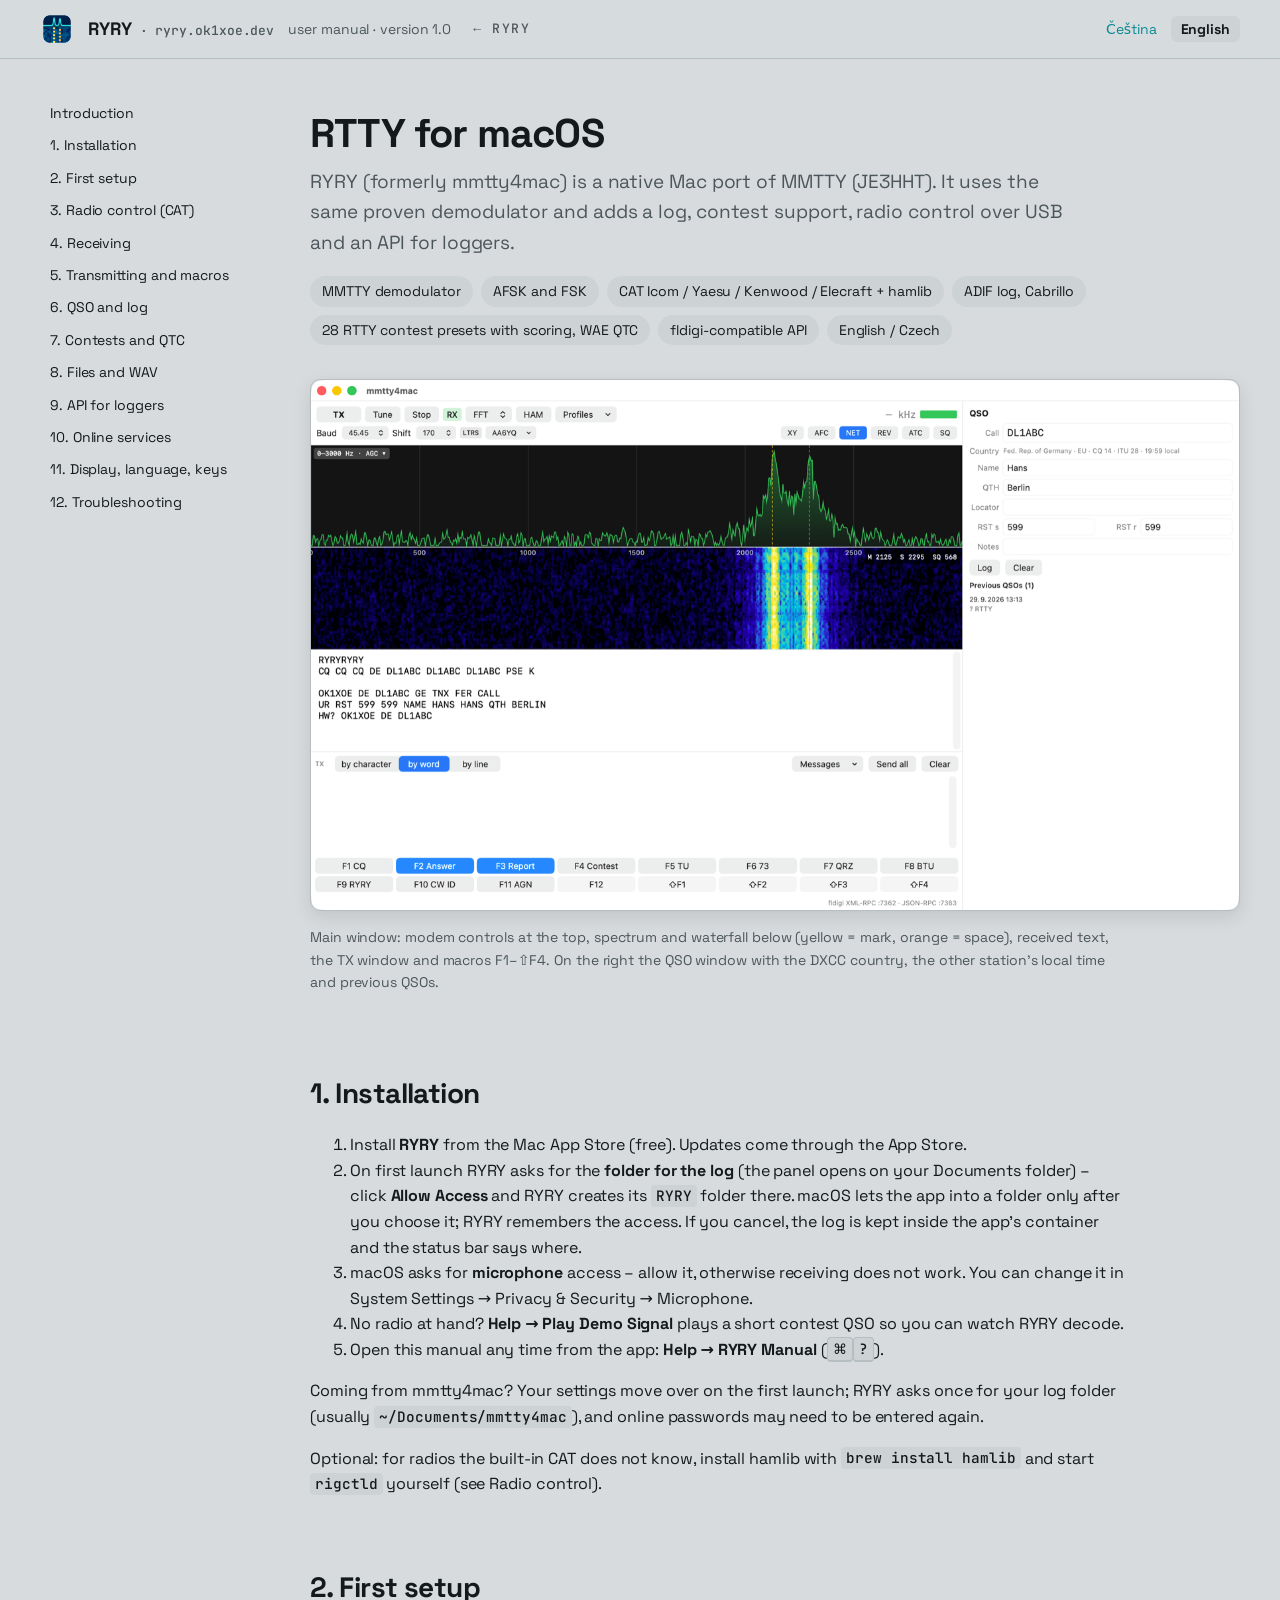
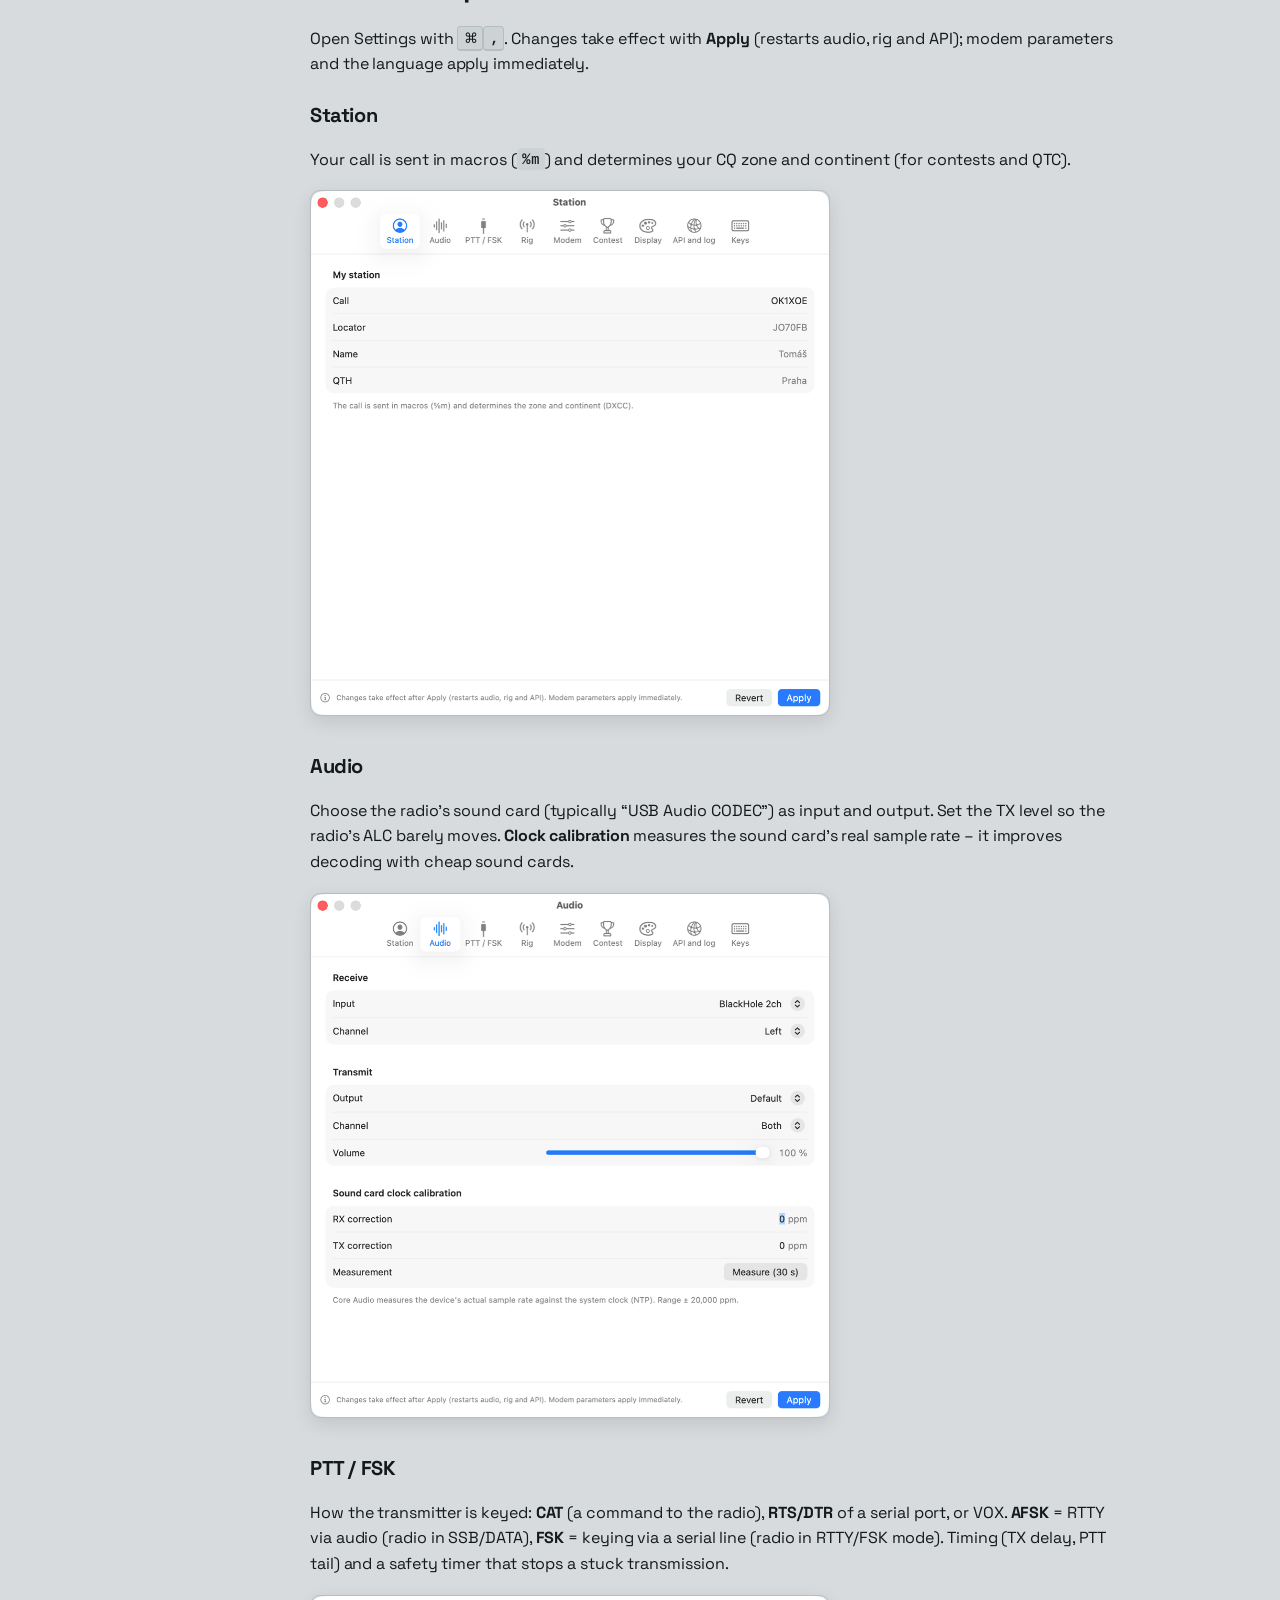
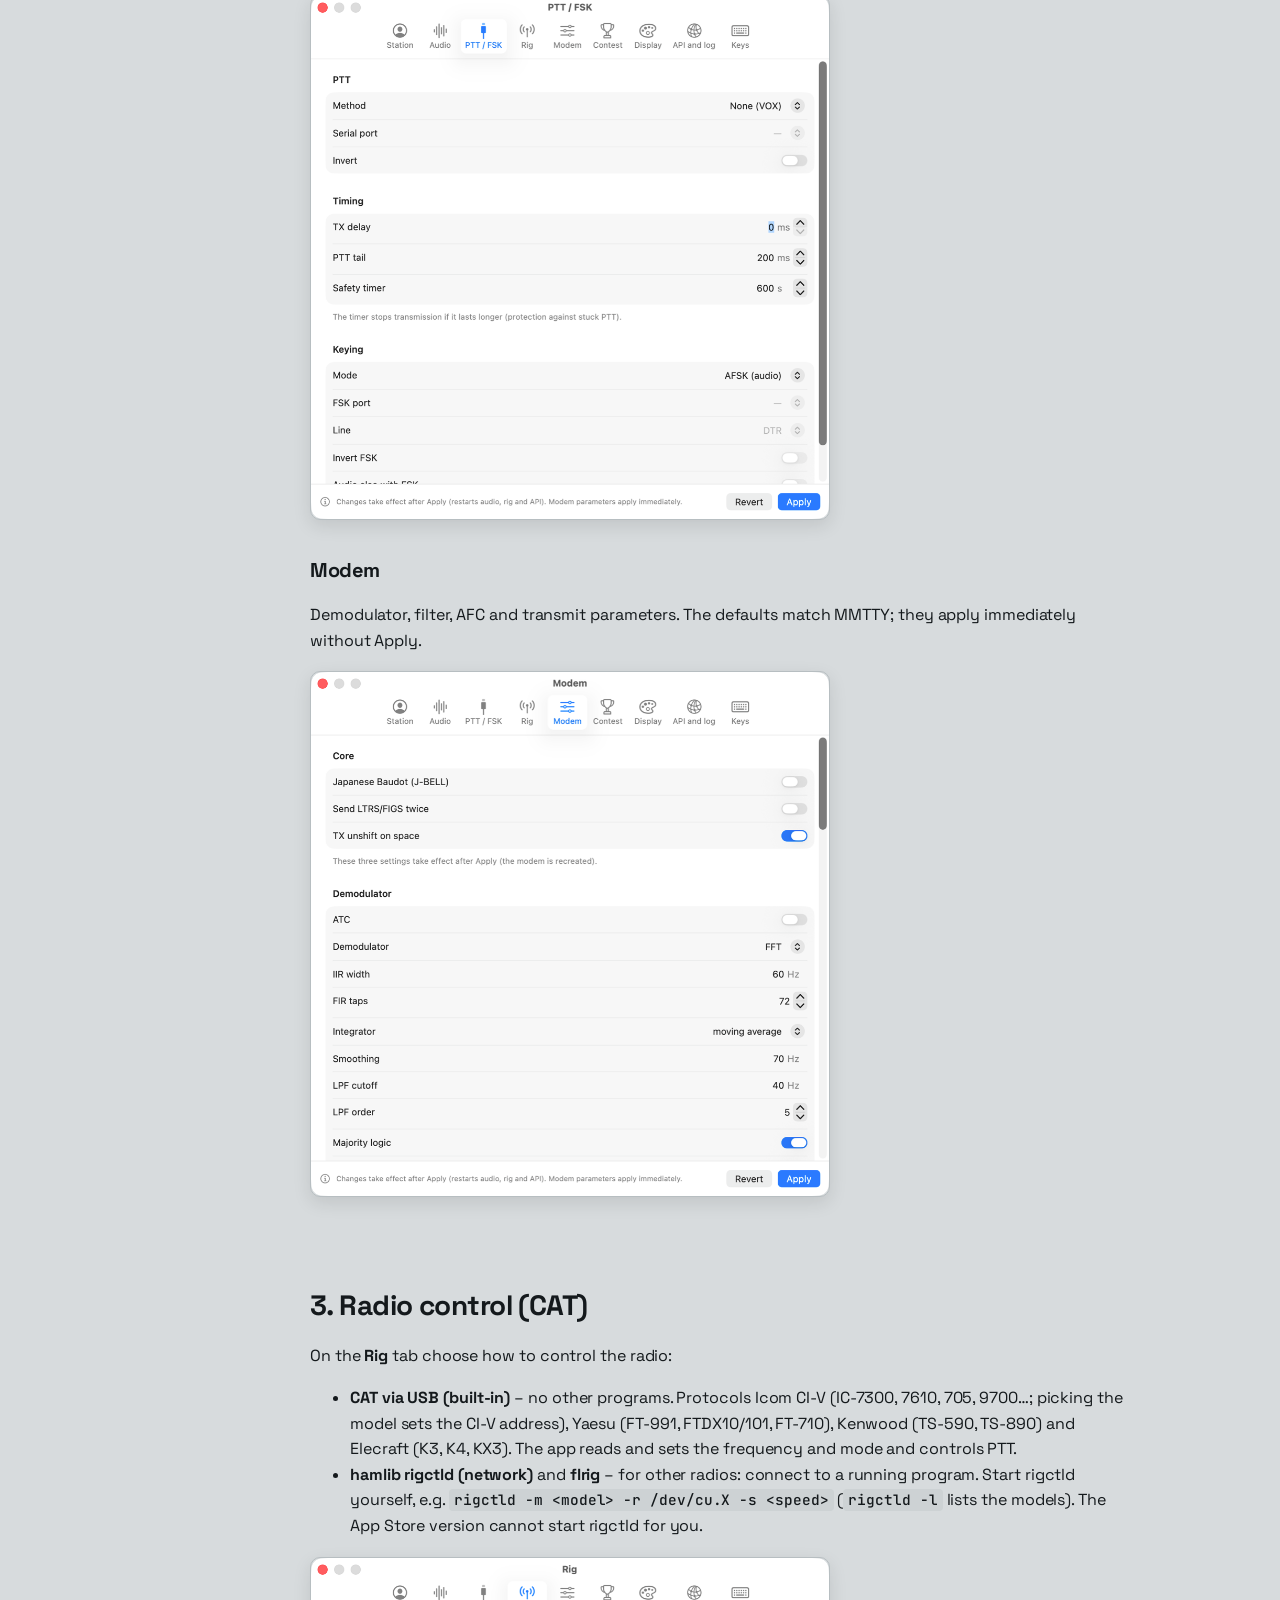
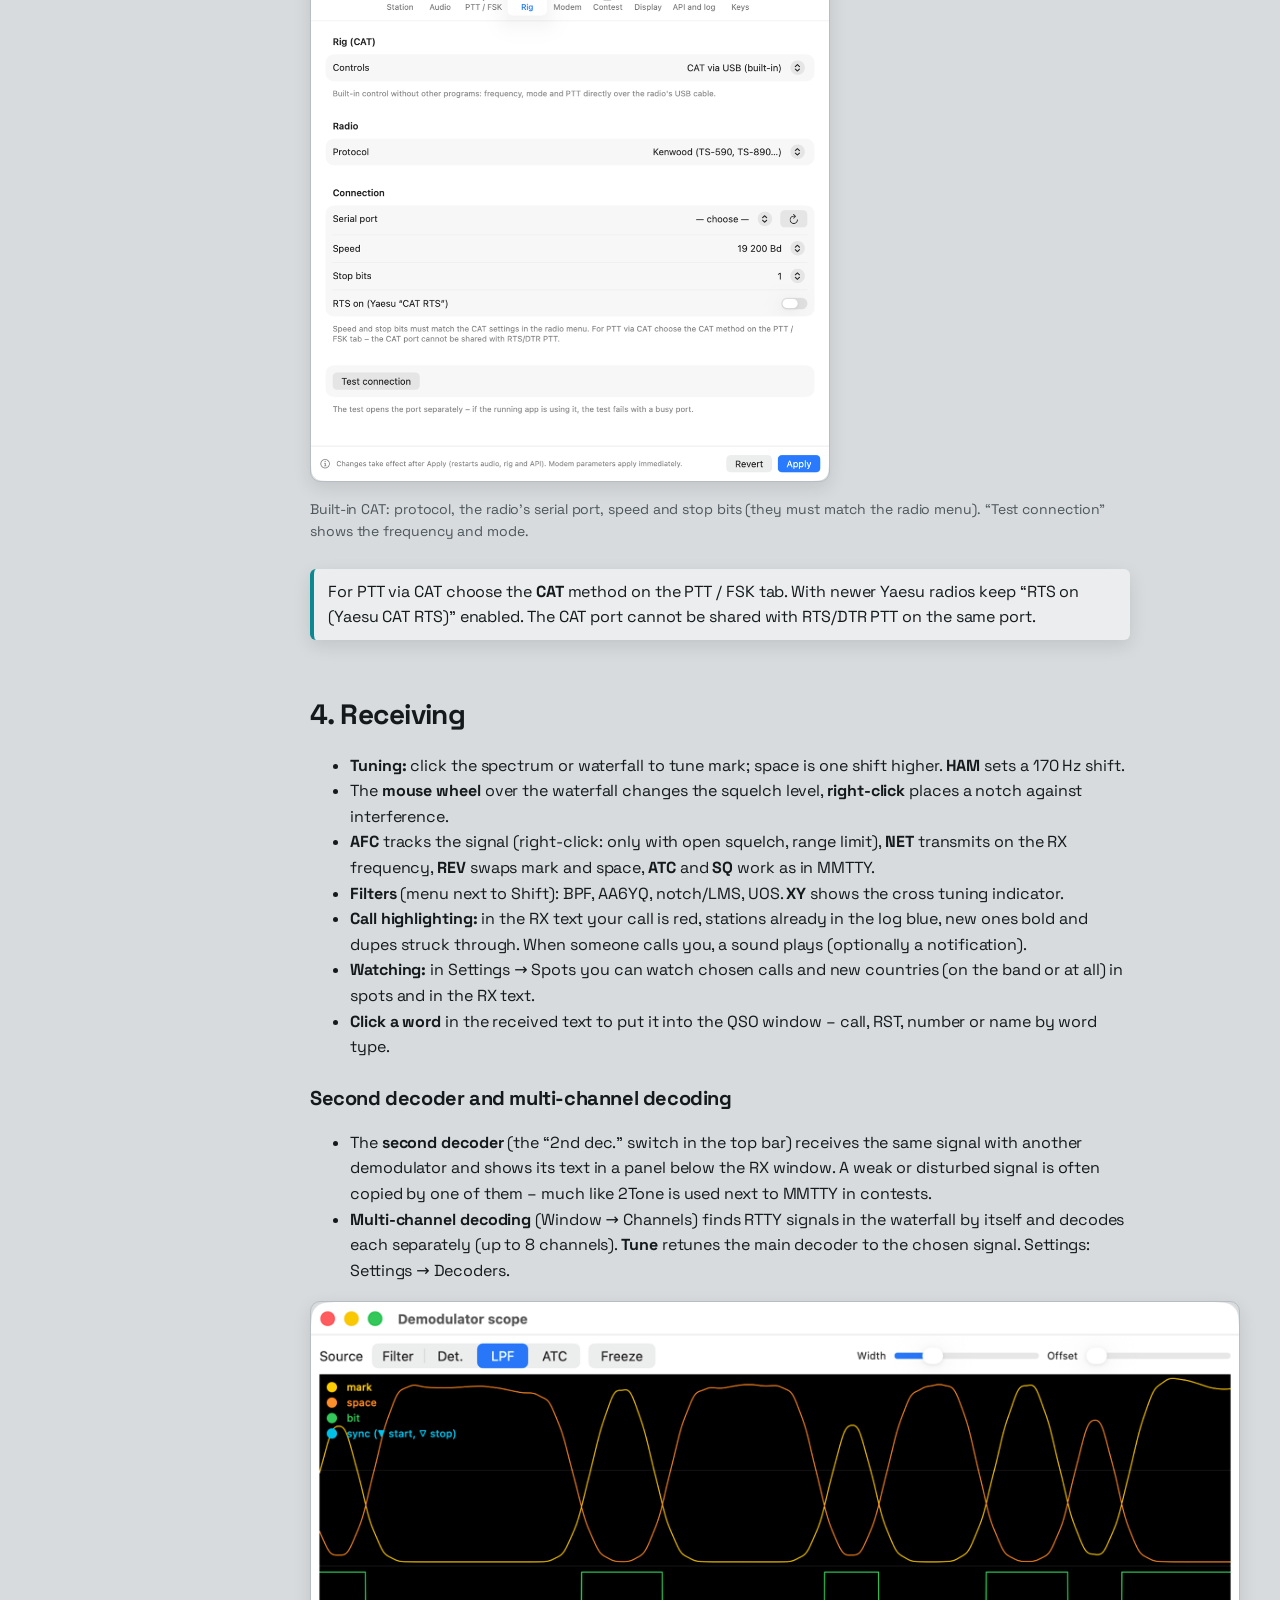
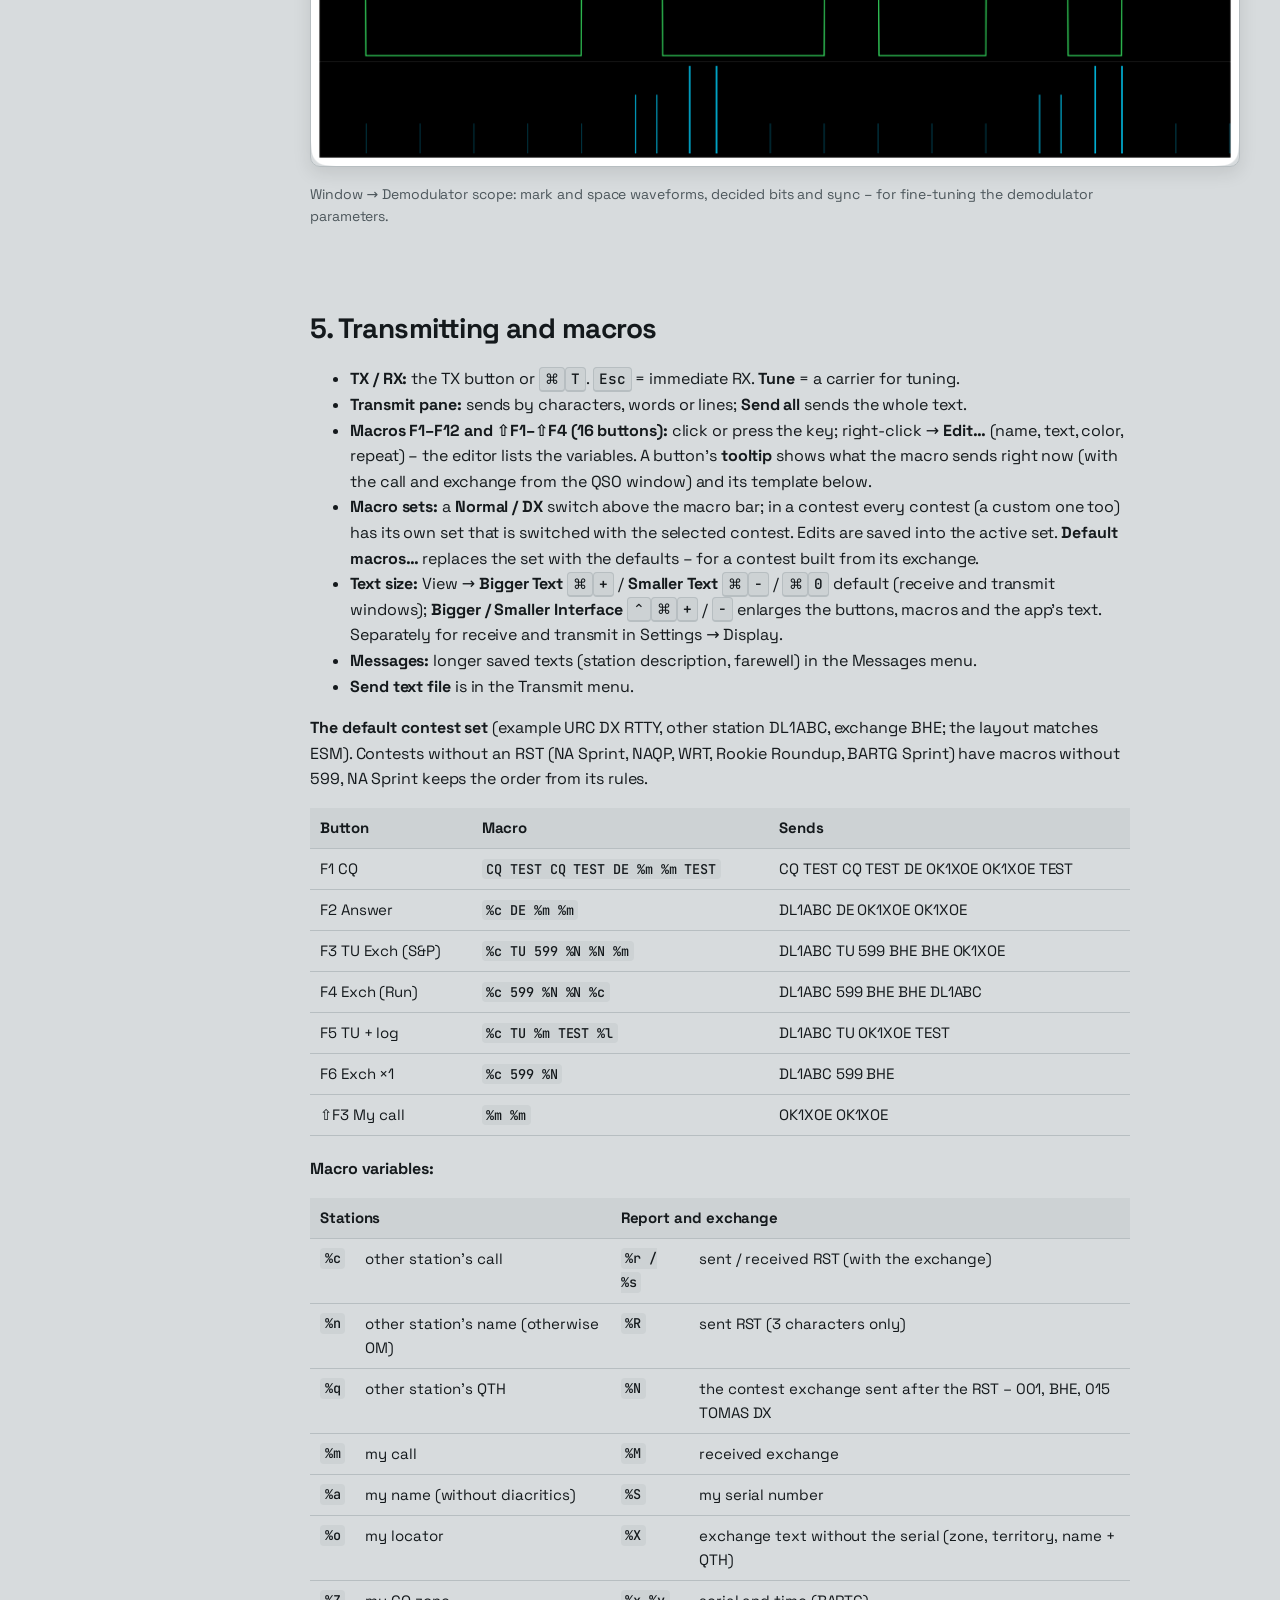
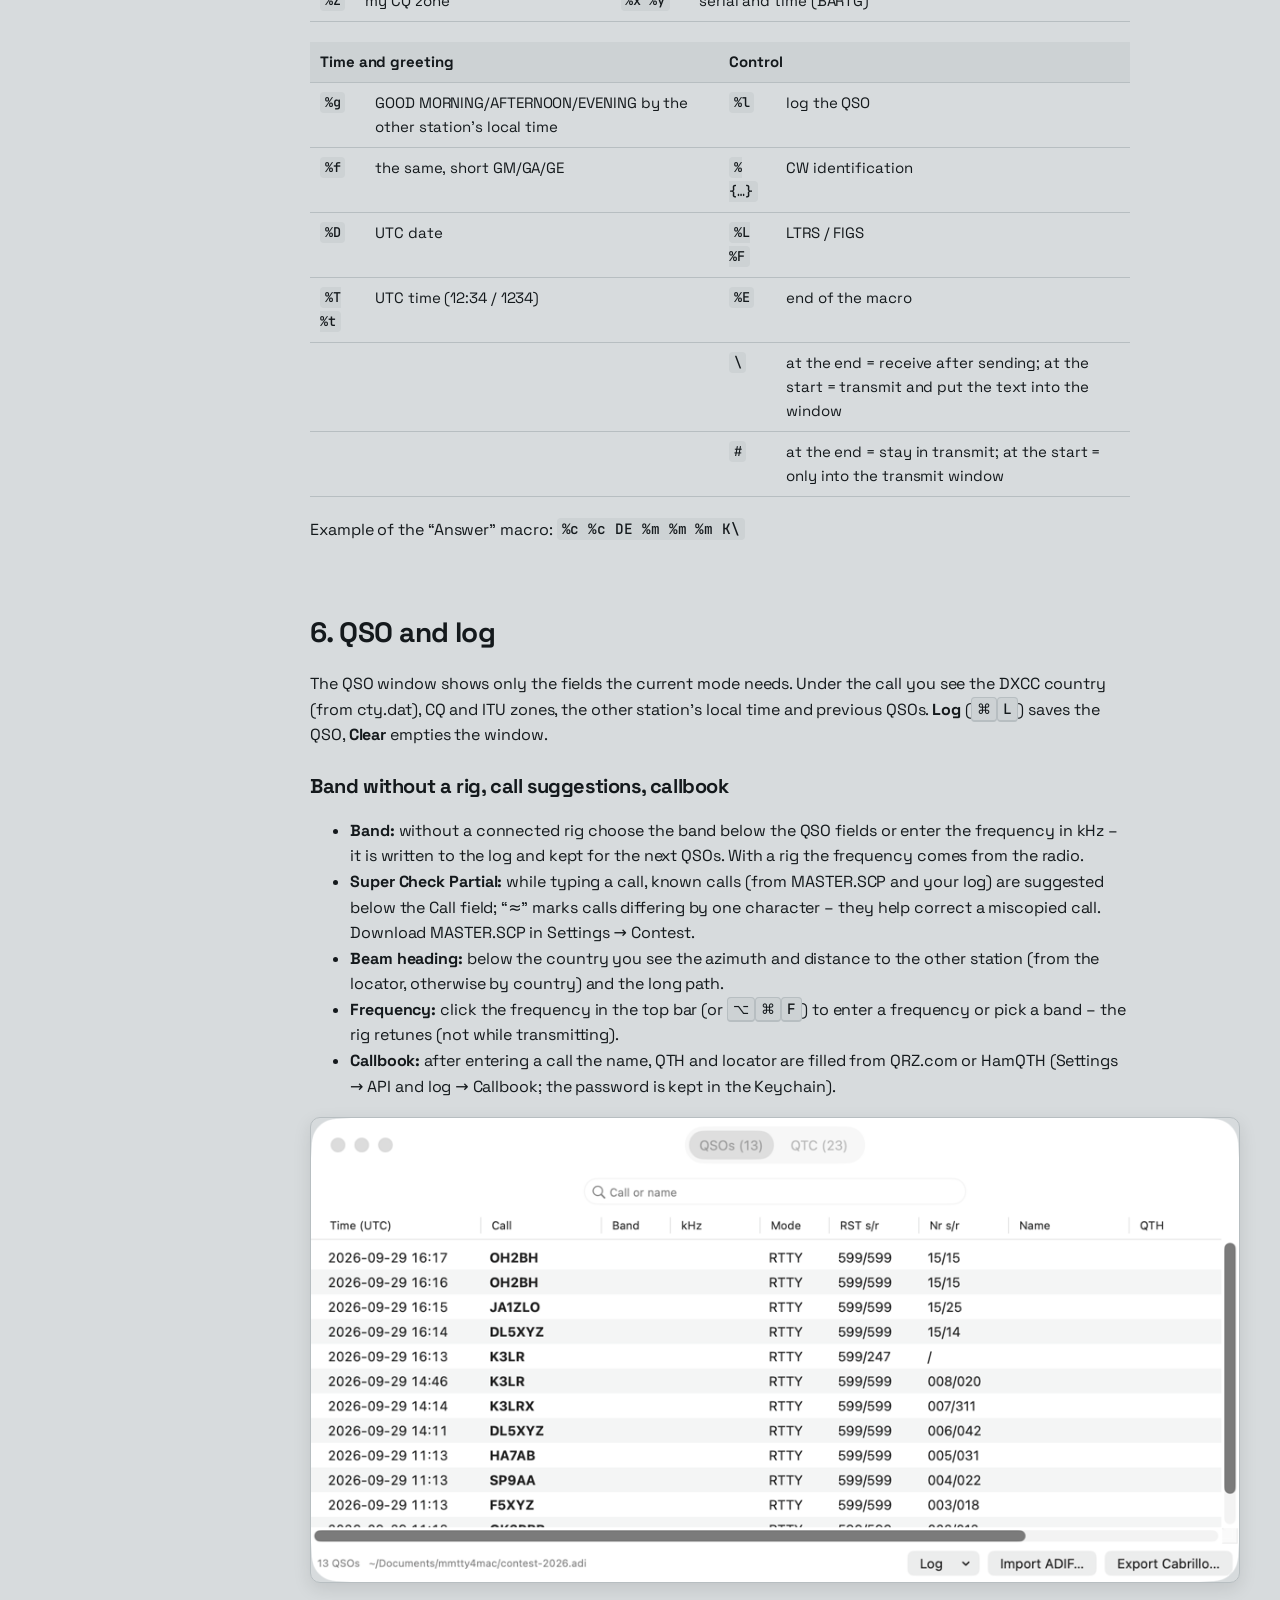
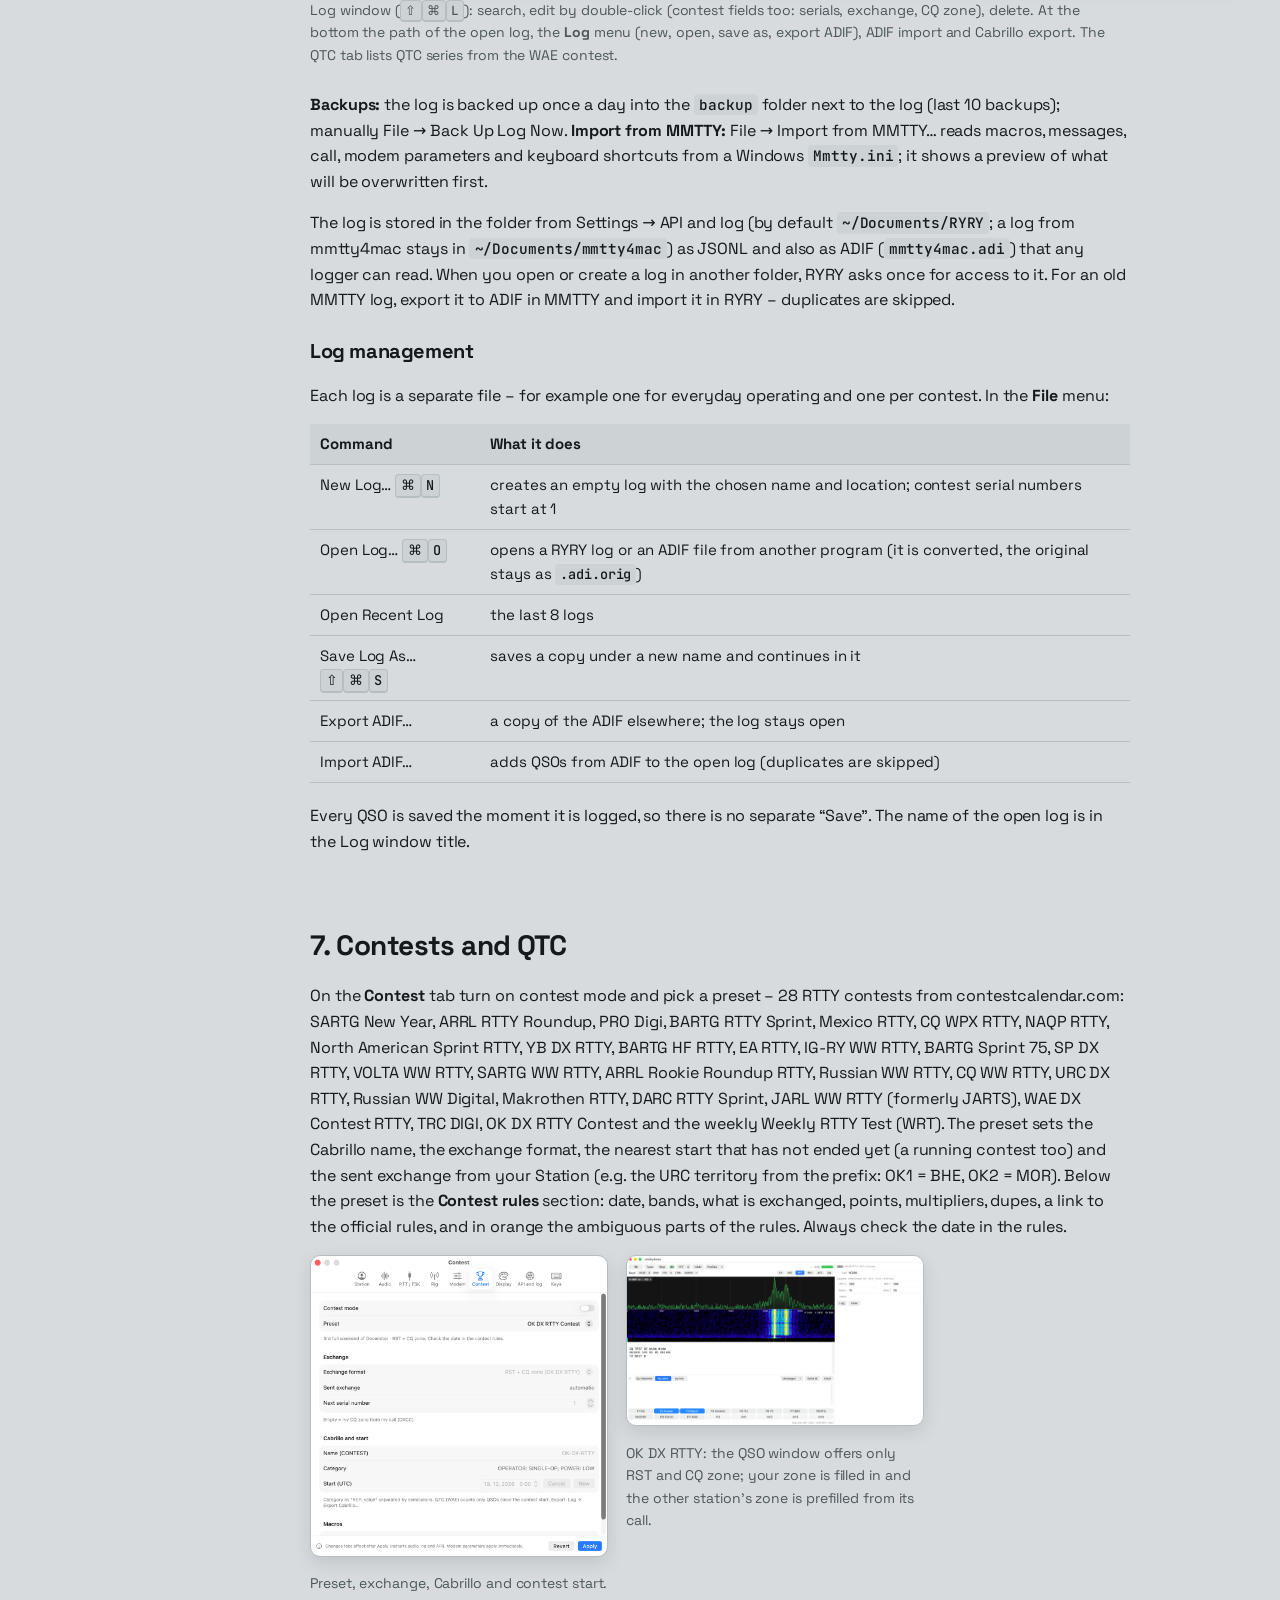
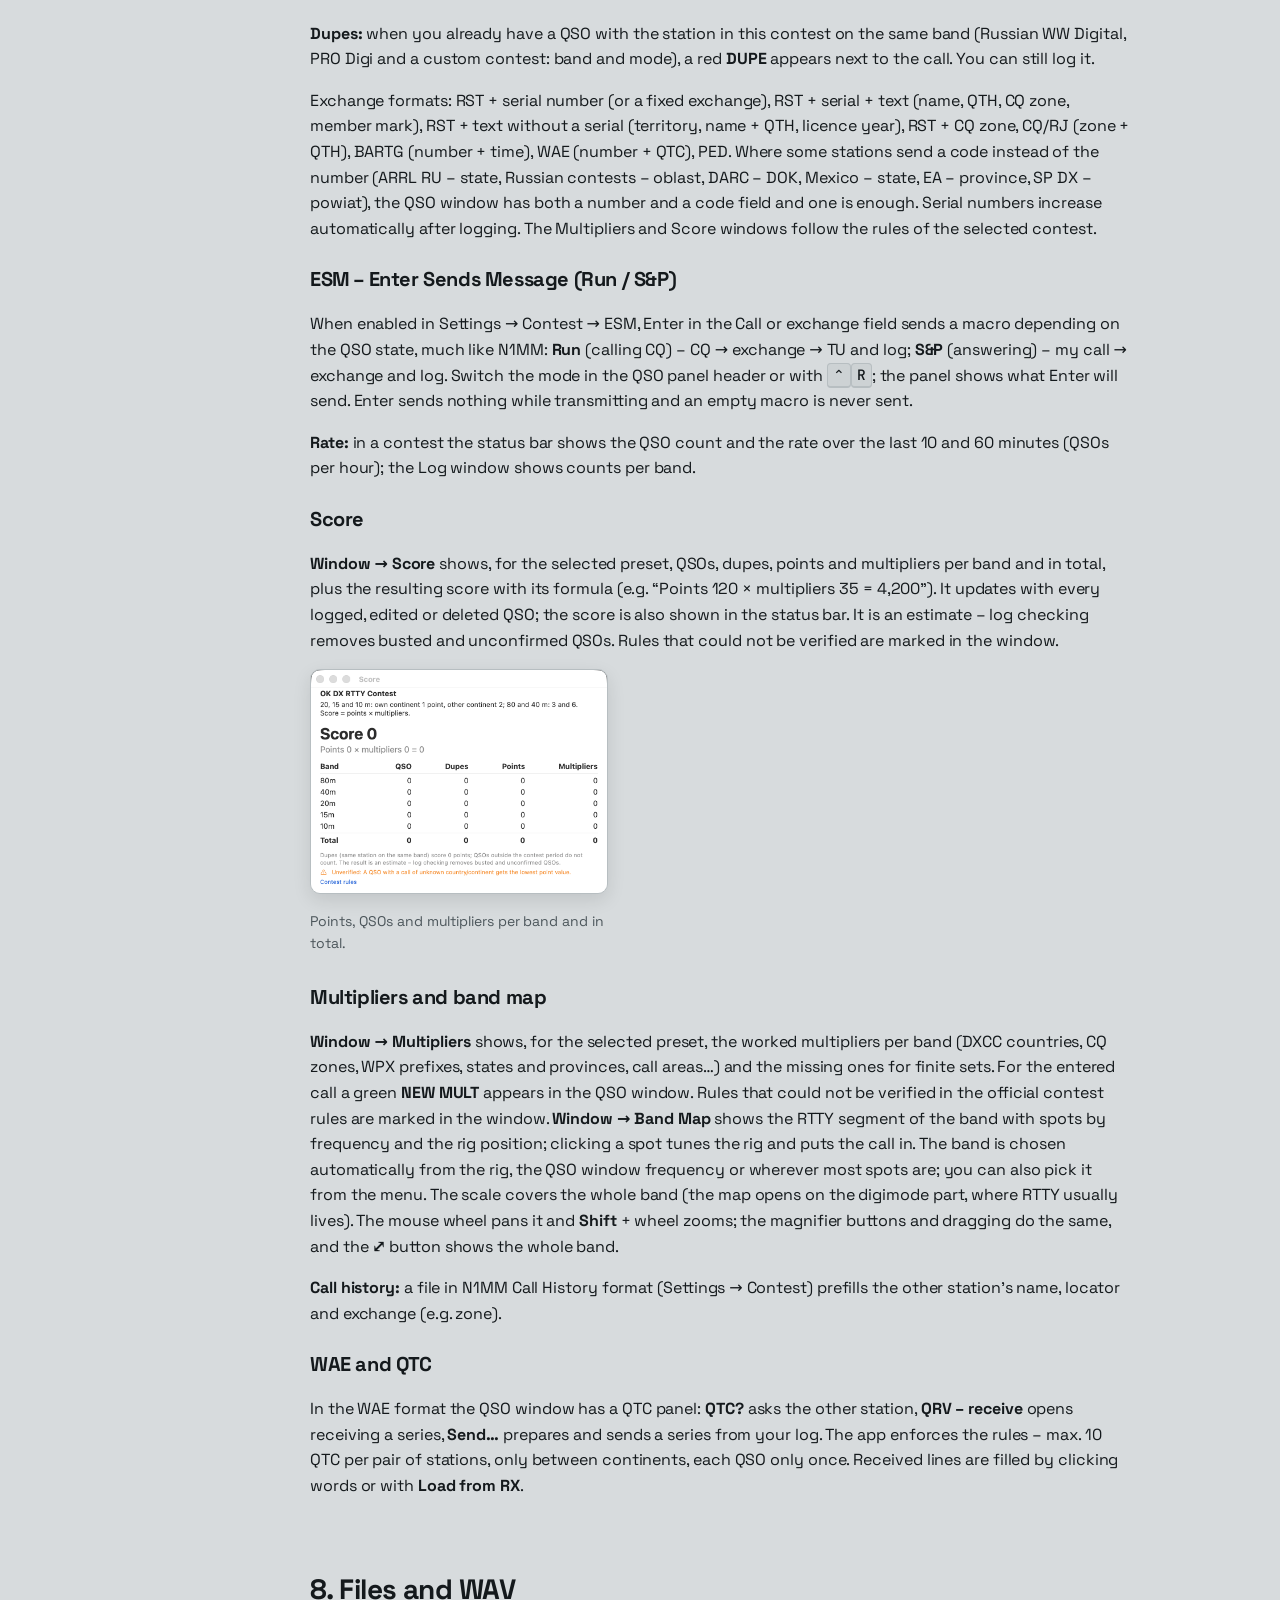
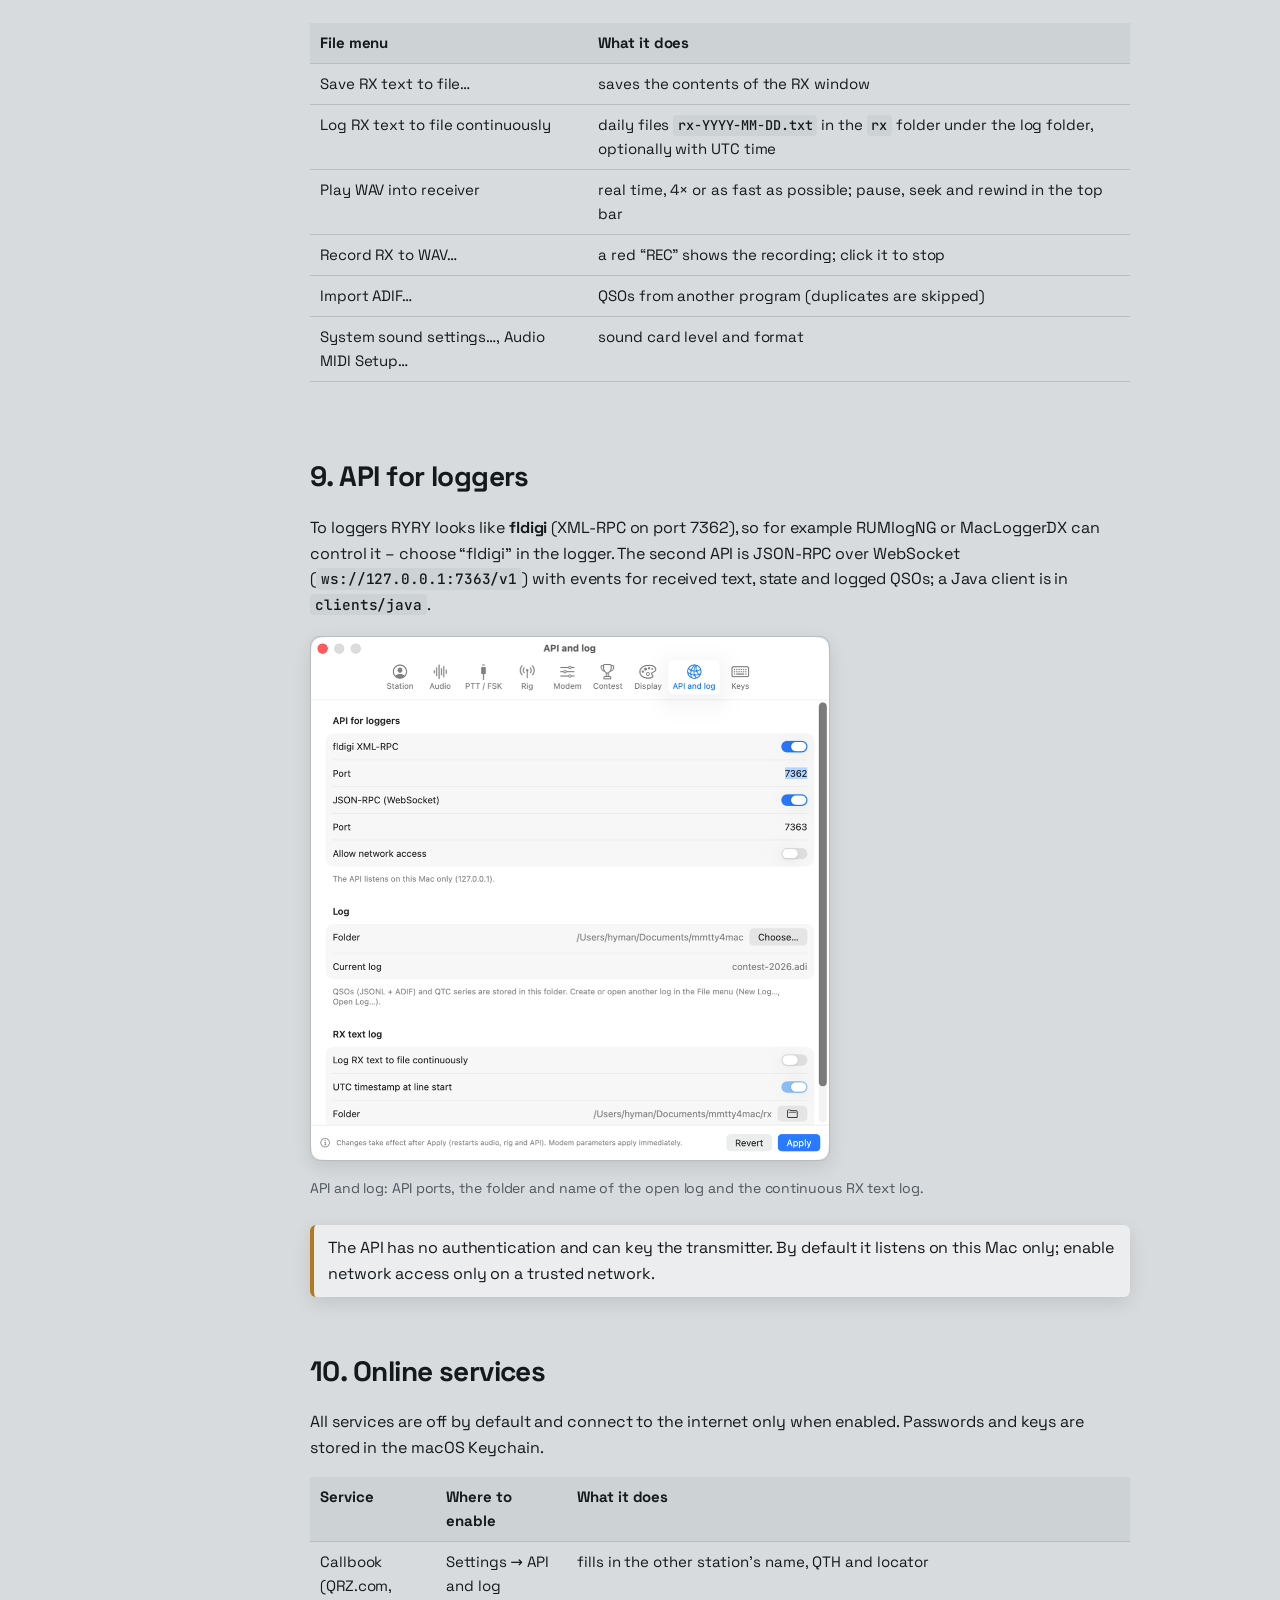
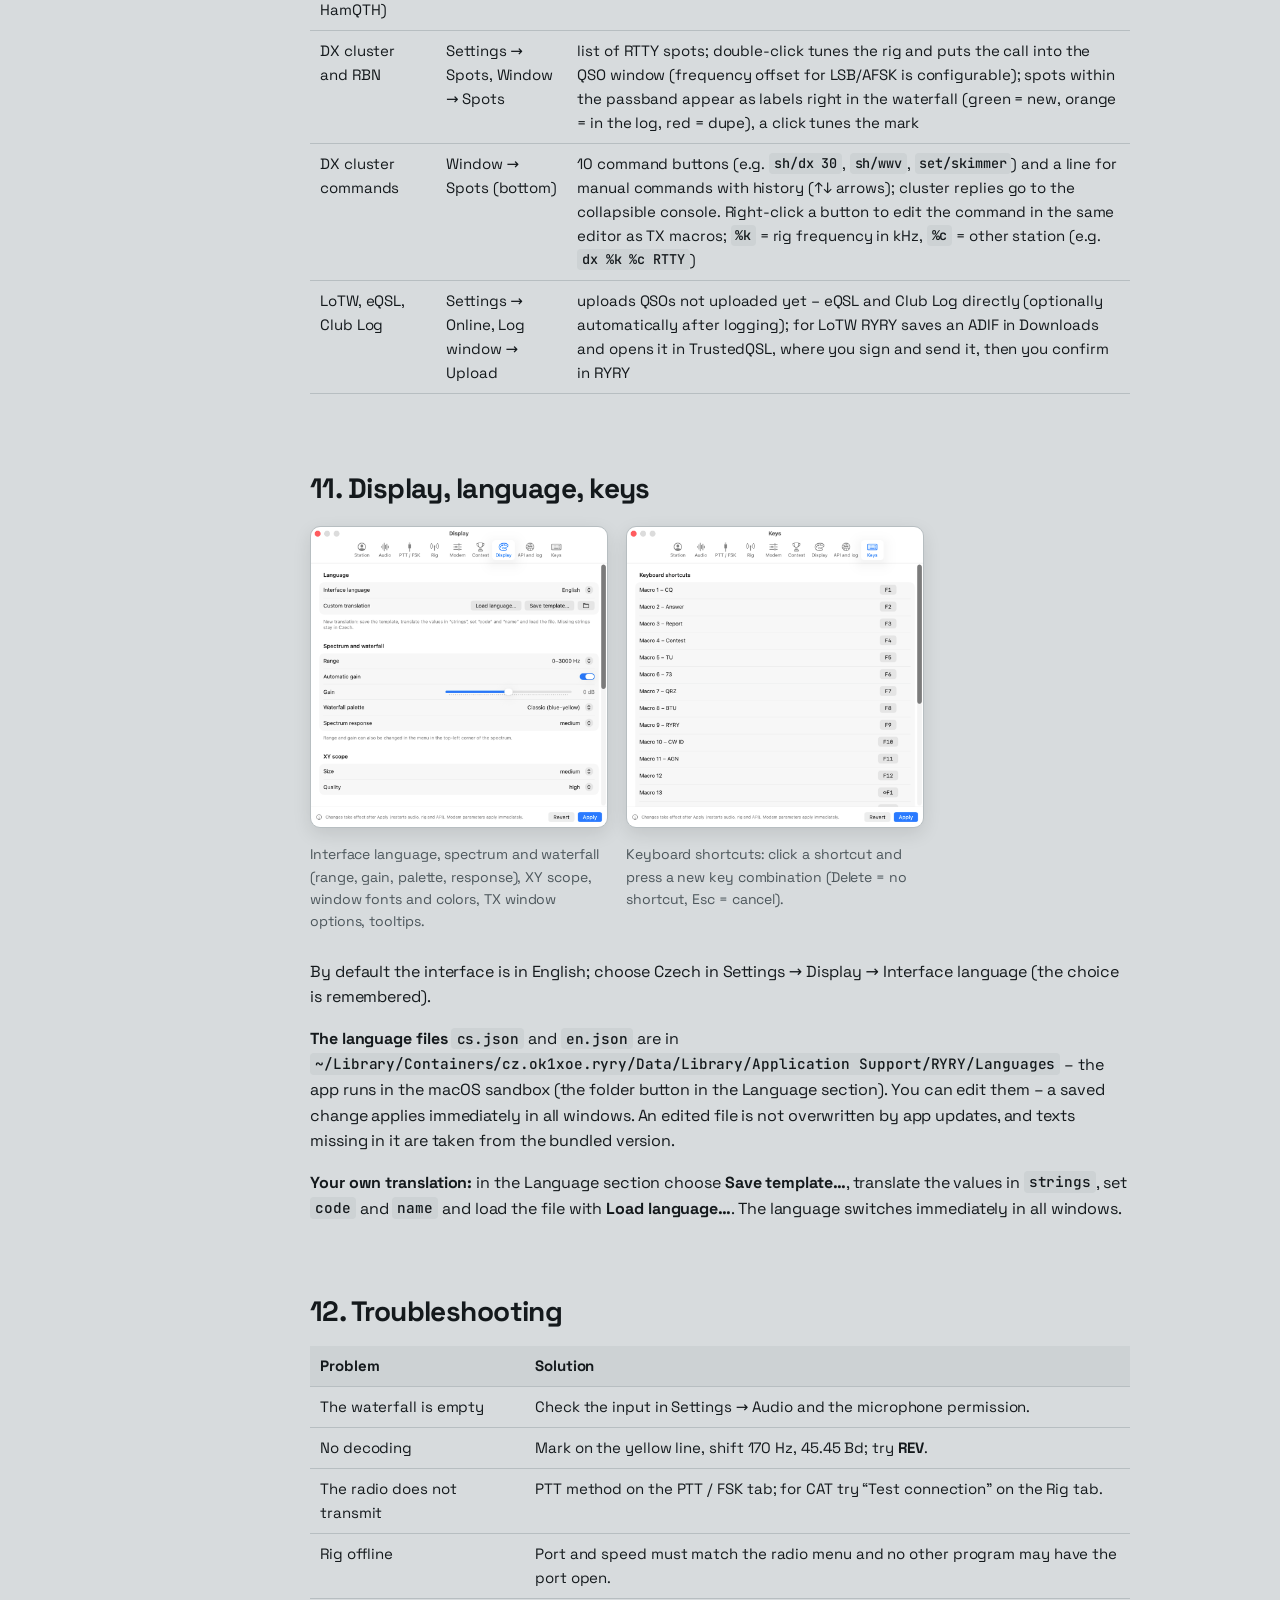
<file: site/manual/en/index.html>
<!doctype html>
<html lang="en">
<head>
<meta charset="utf-8">
<meta name="viewport" content="width=device-width, initial-scale=1">
<title>RYRY – user manual</title>
<meta name="description" content="User manual for RYRY – RTTY for macOS based on MMTTY.">
<link rel="stylesheet" href="../style.css">
<link rel="stylesheet" href="../bridge.css">
<link rel="icon" href="../img/icon.png">
</head>
<body>
<header class="top"><div class="in">
  <img class="icon" src="../img/icon.png" alt="">
  <span class="brand">RYRY</span><span class="ver">user manual · version 1.0</span>
  <a class="home" href="../../index.html">← RYRY</a>
  <span class="lang"><a href="../cs/index.html">Čeština</a> <span>English</span></span>
</div></header>

<div class="wrap">
<nav class="toc" aria-label="Contents">
  <ol>
    <li><a href="#intro">Introduction</a></li>
    <li><a href="#install">1. Installation</a></li>
    <li><a href="#setup">2. First setup</a></li>
    <li><a href="#cat">3. Radio control (CAT)</a></li>
    <li><a href="#rx">4. Receiving</a></li>
    <li><a href="#tx">5. Transmitting and macros</a></li>
    <li><a href="#log">6. QSO and log</a></li>
    <li><a href="#contests">7. Contests and QTC</a></li>
    <li><a href="#files">8. Files and WAV</a></li>
    <li><a href="#api">9. API for loggers</a></li>
    <li><a href="#online">10. Online services</a></li>
    <li><a href="#display">11. Display, language, keys</a></li>
    <li><a href="#trouble">12. Troubleshooting</a></li>
  </ol>
</nav>

<main>
<div class="hero" id="intro">
  <h1>RTTY for macOS</h1>
  <p class="lead">RYRY (formerly mmtty4mac) is a native Mac port of MMTTY (JE3HHT). It uses the same proven demodulator and adds a log, contest support, radio control over USB and an API for loggers.</p>
  <ul class="pills">
    <li>MMTTY demodulator</li><li>AFSK and FSK</li><li>CAT Icom / Yaesu / Kenwood / Elecraft + hamlib</li>
    <li>ADIF log, Cabrillo</li><li>28 RTTY contest presets with scoring, WAE QTC</li><li>fldigi-compatible API</li><li>English / Czech</li>
  </ul>
</div>
<figure>
  <a href="../img/en-main.png"><img src="../img/en-main.png" alt="RYRY main window while receiving" loading="lazy"></a>
  <figcaption>Main window: modem controls at the top, spectrum and waterfall below (yellow = mark, orange = space), received text, the TX window and macros F1–⇧F4. On the right the QSO window with the DXCC country, the other station's local time and previous QSOs.</figcaption>
</figure>

<section id="install">
<h2>1. Installation</h2>
<ol>
  <li>Install <b>RYRY</b> from the Mac App Store (free). Updates come through the App Store.</li>
  <li>On first launch RYRY asks for the <b>folder for the log</b> (the panel opens on your Documents folder) – click <b>Allow Access</b> and RYRY creates its <code>RYRY</code> folder there. macOS lets the app into a folder only after you choose it; RYRY remembers the access. If you cancel, the log is kept inside the app's container and the status bar says where.</li>
  <li>macOS asks for <b>microphone</b> access – allow it, otherwise receiving does not work. You can change it in System Settings → Privacy &amp; Security → Microphone.</li>
  <li>No radio at hand? <b>Help → Play Demo Signal</b> plays a short contest QSO so you can watch RYRY decode.</li>
  <li>Open this manual any time from the app: <b>Help → RYRY Manual</b> (<kbd>⌘</kbd><kbd>?</kbd>).</li>
</ol>
<p>Coming from mmtty4mac? Your settings move over on the first launch; RYRY asks once for your log folder (usually <code>~/Documents/mmtty4mac</code>), and online passwords may need to be entered again.</p>
<p>Optional: for radios the built-in CAT does not know, install hamlib with <code>brew install hamlib</code> and start <code>rigctld</code> yourself (see Radio control).</p>
</section>

<section id="setup">
<h2>2. First setup</h2>
<p>Open Settings with <kbd>⌘</kbd><kbd>,</kbd>. Changes take effect with <b>Apply</b> (restarts audio, rig and API); modem parameters and the language apply immediately.</p>

<h3>Station</h3>
<p>Your call is sent in macros (<code>%m</code>) and determines your CQ zone and continent (for contests and QTC).</p>
<figure class="half"><a href="../img/en-settings-0.png"><img src="../img/en-settings-0.png" alt="Settings – Station" loading="lazy"></a></figure>

<h3>Audio</h3>
<p>Choose the radio's sound card (typically “USB Audio CODEC”) as input and output. Set the TX level so the radio's ALC barely moves. <b>Clock calibration</b> measures the sound card's real sample rate – it improves decoding with cheap sound cards.</p>
<figure class="half"><a href="../img/en-settings-1.png"><img src="../img/en-settings-1.png" alt="Settings – Audio" loading="lazy"></a></figure>

<h3>PTT / FSK</h3>
<p>How the transmitter is keyed: <b>CAT</b> (a command to the radio), <b>RTS/DTR</b> of a serial port, or VOX. <b>AFSK</b> = RTTY via audio (radio in SSB/DATA), <b>FSK</b> = keying via a serial line (radio in RTTY/FSK mode). Timing (TX delay, PTT tail) and a safety timer that stops a stuck transmission.</p>
<figure class="half"><a href="../img/en-settings-2.png"><img src="../img/en-settings-2.png" alt="Settings – PTT / FSK" loading="lazy"></a></figure>

<h3>Modem</h3>
<p>Demodulator, filter, AFC and transmit parameters. The defaults match MMTTY; they apply immediately without Apply.</p>
<figure class="half"><a href="../img/en-settings-4.png"><img src="../img/en-settings-4.png" alt="Settings – Modem" loading="lazy"></a></figure>
</section>

<section id="cat">
<h2>3. Radio control (CAT)</h2>
<p>On the <b>Rig</b> tab choose how to control the radio:</p>
<ul>
  <li><b>CAT via USB (built-in)</b> – no other programs. Protocols Icom CI-V (IC-7300, 7610, 705, 9700…; picking the model sets the CI-V address), Yaesu (FT-991, FTDX10/101, FT-710), Kenwood (TS-590, TS-890) and Elecraft (K3, K4, KX3). The app reads and sets the frequency and mode and controls PTT.</li>
  <li><b>hamlib rigctld (network)</b> and <b>flrig</b> – for other radios: connect to a running program. Start rigctld yourself, e.g. <code>rigctld -m &lt;model&gt; -r /dev/cu.X -s &lt;speed&gt;</code> (<code>rigctld -l</code> lists the models). The App Store version cannot start rigctld for you.</li>
</ul>
<figure class="half"><a href="../img/en-settings-3.png"><img src="../img/en-settings-3.png" alt="Settings – Rig" loading="lazy"></a>
  <figcaption>Built-in CAT: protocol, the radio's serial port, speed and stop bits (they must match the radio menu). “Test connection” shows the frequency and mode.</figcaption></figure>
<div class="note">For PTT via CAT choose the <b>CAT</b> method on the PTT / FSK tab. With newer Yaesu radios keep “RTS on (Yaesu CAT RTS)” enabled. The CAT port cannot be shared with RTS/DTR PTT on the same port.</div>
</section>

<section id="rx">
<h2>4. Receiving</h2>
<ul>
  <li><b>Tuning:</b> click the spectrum or waterfall to tune mark; space is one shift higher. <b>HAM</b> sets a 170 Hz shift.</li>
  <li>The <b>mouse wheel</b> over the waterfall changes the squelch level, <b>right-click</b> places a notch against interference.</li>
  <li><b>AFC</b> tracks the signal (right-click: only with open squelch, range limit), <b>NET</b> transmits on the RX frequency, <b>REV</b> swaps mark and space, <b>ATC</b> and <b>SQ</b> work as in MMTTY.</li>
  <li><b>Filters</b> (menu next to Shift): BPF, AA6YQ, notch/LMS, UOS. <b>XY</b> shows the cross tuning indicator.</li>
  <li><b>Call highlighting:</b> in the RX text your call is red, stations already in the log blue, new ones bold and dupes struck through. When someone calls you, a sound plays (optionally a notification).</li>
  <li><b>Watching:</b> in Settings → Spots you can watch chosen calls and new countries (on the band or at all) in spots and in the RX text.</li>
  <li><b>Click a word</b> in the received text to put it into the QSO window – call, RST, number or name by word type.</li>
</ul>
<h3>Second decoder and multi-channel decoding</h3>
<ul>
  <li>The <b>second decoder</b> (the “2nd dec.” switch in the top bar) receives the same signal with another demodulator and shows its text in a panel below the RX window. A weak or disturbed signal is often copied by one of them – much like 2Tone is used next to MMTTY in contests.</li>
  <li><b>Multi-channel decoding</b> (Window → Channels) finds RTTY signals in the waterfall by itself and decodes each separately (up to 8 channels). <b>Tune</b> retunes the main decoder to the chosen signal. Settings: Settings → Decoders.</li>
</ul>
<figure><a href="../img/en-scope.png"><img src="../img/en-scope.png" alt="Demodulator scope" loading="lazy"></a>
  <figcaption>Window → Demodulator scope: mark and space waveforms, decided bits and sync – for fine-tuning the demodulator parameters.</figcaption></figure>
</section>

<section id="tx">
<h2>5. Transmitting and macros</h2>
<ul>
  <li><b>TX / RX:</b> the TX button or <kbd>⌘</kbd><kbd>T</kbd>. <kbd>Esc</kbd> = immediate RX. <b>Tune</b> = a carrier for tuning.</li>
  <li><b>Transmit pane:</b> sends by characters, words or lines; <b>Send all</b> sends the whole text.</li>
  <li><b>Macros F1–F12 and ⇧F1–⇧F4 (16 buttons):</b> click or press the key; right-click → <b>Edit…</b> (name, text, color, repeat) – the editor lists the variables. A button's <b>tooltip</b> shows what the macro sends right now (with the call and exchange from the QSO window) and its template below.</li>
  <li><b>Macro sets:</b> a <b>Normal / DX</b> switch above the macro bar; in a contest every contest (a custom one too) has its own set that is switched with the selected contest. Edits are saved into the active set. <b>Default macros…</b> replaces the set with the defaults – for a contest built from its exchange.</li>
  <li><b>Text size:</b> View → <b>Bigger Text</b> <kbd>⌘</kbd><kbd>+</kbd> / <b>Smaller Text</b> <kbd>⌘</kbd><kbd>−</kbd> / <kbd>⌘</kbd><kbd>0</kbd> default (receive and transmit windows); <b>Bigger / Smaller Interface</b> <kbd>⌃</kbd><kbd>⌘</kbd><kbd>+</kbd> / <kbd>−</kbd> enlarges the buttons, macros and the app's text. Separately for receive and transmit in Settings → Display.</li>
  <li><b>Messages:</b> longer saved texts (station description, farewell) in the Messages menu.</li>
  <li><b>Send text file</b> is in the Transmit menu.</li>
</ul>
<p><b>The default contest set</b> (example URC DX RTTY, other station DL1ABC, exchange BHE; the layout matches ESM). Contests without an RST (NA Sprint, NAQP, WRT, Rookie Roundup, BARTG Sprint) have macros without 599, NA Sprint keeps the order from its rules.</p>
<table>
  <tr><th>Button</th><th>Macro</th><th>Sends</th></tr>
  <tr><td>F1 CQ</td><td><code>CQ TEST CQ TEST DE %m %m TEST</code></td><td>CQ TEST CQ TEST DE OK1XOE OK1XOE TEST</td></tr>
  <tr><td>F2 Answer</td><td><code>%c DE %m %m</code></td><td>DL1ABC DE OK1XOE OK1XOE</td></tr>
  <tr><td>F3 TU Exch (S&amp;P)</td><td><code>%c TU 599 %N %N %m</code></td><td>DL1ABC TU 599 BHE BHE OK1XOE</td></tr>
  <tr><td>F4 Exch (Run)</td><td><code>%c 599 %N %N %c</code></td><td>DL1ABC 599 BHE BHE DL1ABC</td></tr>
  <tr><td>F5 TU + log</td><td><code>%c TU %m TEST %l</code></td><td>DL1ABC TU OK1XOE TEST</td></tr>
  <tr><td>F6 Exch ×1</td><td><code>%c 599 %N</code></td><td>DL1ABC 599 BHE</td></tr>
  <tr><td>⇧F3 My call</td><td><code>%m %m</code></td><td>OK1XOE OK1XOE</td></tr>
</table>
<p><b>Macro variables:</b></p>
<table class="vars">
  <tr><th colspan="2">Stations</th><th colspan="2">Report and exchange</th></tr>
  <tr><td><code>%c</code></td><td>other station's call</td><td><code>%r / %s</code></td><td>sent / received RST (with the exchange)</td></tr>
  <tr><td><code>%n</code></td><td>other station's name (otherwise OM)</td><td><code>%R</code></td><td>sent RST (3 characters only)</td></tr>
  <tr><td><code>%q</code></td><td>other station's QTH</td><td><code>%N</code></td><td>the contest exchange sent after the RST – 001, BHE, 015 TOMAS DX</td></tr>
  <tr><td><code>%m</code></td><td>my call</td><td><code>%M</code></td><td>received exchange</td></tr>
  <tr><td><code>%a</code></td><td>my name (without diacritics)</td><td><code>%S</code></td><td>my serial number</td></tr>
  <tr><td><code>%o</code></td><td>my locator</td><td><code>%X</code></td><td>exchange text without the serial (zone, territory, name + QTH)</td></tr>
  <tr><td><code>%Z</code></td><td>my CQ zone</td><td><code>%x %y</code></td><td>serial and time (BARTG)</td></tr>
</table>
<table class="vars">
  <tr><th colspan="2">Time and greeting</th><th colspan="2">Control</th></tr>
  <tr><td><code>%g</code></td><td>GOOD MORNING/AFTERNOON/EVENING by the other station's local time</td><td><code>%l</code></td><td>log the QSO</td></tr>
  <tr><td><code>%f</code></td><td>the same, short GM/GA/GE</td><td><code>%{…}</code></td><td>CW identification</td></tr>
  <tr><td><code>%D</code></td><td>UTC date</td><td><code>%L %F</code></td><td>LTRS / FIGS</td></tr>
  <tr><td><code>%T %t</code></td><td>UTC time (12:34 / 1234)</td><td><code>%E</code></td><td>end of the macro</td></tr>
  <tr><td></td><td></td><td><code>\</code></td><td>at the end = receive after sending; at the start = transmit and put the text into the window</td></tr>
  <tr><td></td><td></td><td><code>#</code></td><td>at the end = stay in transmit; at the start = only into the transmit window</td></tr>
</table>
<p>Example of the “Answer” macro: <code>%c %c DE %m %m %m K\</code></p>
</section>

<section id="log">
<h2>6. QSO and log</h2>
<p>The QSO window shows only the fields the current mode needs. Under the call you see the DXCC country (from cty.dat), CQ and ITU zones, the other station's local time and previous QSOs. <b>Log</b> (<kbd>⌘</kbd><kbd>L</kbd>) saves the QSO, <b>Clear</b> empties the window.</p>
<h3>Band without a rig, call suggestions, callbook</h3>
<ul>
  <li><b>Band:</b> without a connected rig choose the band below the QSO fields or enter the frequency in kHz – it is written to the log and kept for the next QSOs. With a rig the frequency comes from the radio.</li>
  <li><b>Super Check Partial:</b> while typing a call, known calls (from MASTER.SCP and your log) are suggested below the Call field; “≈” marks calls differing by one character – they help correct a miscopied call. Download MASTER.SCP in Settings → Contest.</li>
  <li><b>Beam heading:</b> below the country you see the azimuth and distance to the other station (from the locator, otherwise by country) and the long path.</li>
  <li><b>Frequency:</b> click the frequency in the top bar (or <kbd>⌥</kbd><kbd>⌘</kbd><kbd>F</kbd>) to enter a frequency or pick a band – the rig retunes (not while transmitting).</li>
  <li><b>Callbook:</b> after entering a call the name, QTH and locator are filled from QRZ.com or HamQTH (Settings → API and log → Callbook; the password is kept in the Keychain).</li>
</ul>
<figure><a href="../img/en-log.png"><img src="../img/en-log.png" alt="Log window" loading="lazy"></a>
  <figcaption>Log window (<kbd>⇧</kbd><kbd>⌘</kbd><kbd>L</kbd>): search, edit by double-click (contest fields too: serials, exchange, CQ zone), delete. At the bottom the path of the open log, the <b>Log</b> menu (new, open, save as, export ADIF), ADIF import and Cabrillo export. The QTC tab lists QTC series from the WAE contest.</figcaption></figure>
<p><b>Backups:</b> the log is backed up once a day into the <code>backup</code> folder next to the log (last 10 backups); manually File → Back Up Log Now. <b>Import from MMTTY:</b> File → Import from MMTTY… reads macros, messages, call, modem parameters and keyboard shortcuts from a Windows <code>Mmtty.ini</code>; it shows a preview of what will be overwritten first.</p>
<p>The log is stored in the folder from Settings → API and log (by default <code>~/Documents/RYRY</code>; a log from mmtty4mac stays in <code>~/Documents/mmtty4mac</code>) as JSONL and also as ADIF (<code>mmtty4mac.adi</code>) that any logger can read. When you open or create a log in another folder, RYRY asks once for access to it. For an old MMTTY log, export it to ADIF in MMTTY and import it in RYRY – duplicates are skipped.</p>
<h3>Log management</h3>
<p>Each log is a separate file – for example one for everyday operating and one per contest. In the <b>File</b> menu:</p>
<table>
  <tr><th>Command</th><th>What it does</th></tr>
  <tr><td>New Log… <kbd>⌘</kbd><kbd>N</kbd></td><td>creates an empty log with the chosen name and location; contest serial numbers start at 1</td></tr>
  <tr><td>Open Log… <kbd>⌘</kbd><kbd>O</kbd></td><td>opens a RYRY log or an ADIF file from another program (it is converted, the original stays as <code>.adi.orig</code>)</td></tr>
  <tr><td>Open Recent Log</td><td>the last 8 logs</td></tr>
  <tr><td>Save Log As… <kbd>⇧</kbd><kbd>⌘</kbd><kbd>S</kbd></td><td>saves a copy under a new name and continues in it</td></tr>
  <tr><td>Export ADIF…</td><td>a copy of the ADIF elsewhere; the log stays open</td></tr>
  <tr><td>Import ADIF…</td><td>adds QSOs from ADIF to the open log (duplicates are skipped)</td></tr>
</table>
<p>Every QSO is saved the moment it is logged, so there is no separate “Save”. The name of the open log is in the Log window title.</p>
</section>

<section id="contests">
<h2>7. Contests and QTC</h2>
<p>On the <b>Contest</b> tab turn on contest mode and pick a preset – 28 RTTY contests from contestcalendar.com: SARTG New Year, ARRL RTTY Roundup, PRO Digi, BARTG RTTY Sprint, Mexico RTTY, CQ WPX RTTY, NAQP RTTY, North American Sprint RTTY, YB DX RTTY, BARTG HF RTTY, EA RTTY, IG-RY WW RTTY, BARTG Sprint 75, SP DX RTTY, VOLTA WW RTTY, SARTG WW RTTY, ARRL Rookie Roundup RTTY, Russian WW RTTY, CQ WW RTTY, URC DX RTTY, Russian WW Digital, Makrothen RTTY, DARC RTTY Sprint, JARL WW RTTY (formerly JARTS), WAE DX Contest RTTY, TRC DIGI, OK DX RTTY Contest and the weekly Weekly RTTY Test (WRT). The preset sets the Cabrillo name, the exchange format, the nearest start that has not ended yet (a running contest too) and the sent exchange from your Station (e.g. the URC territory from the prefix: OK1 = BHE, OK2 = MOR). Below the preset is the <b>Contest rules</b> section: date, bands, what is exchanged, points, multipliers, dupes, a link to the official rules, and in orange the ambiguous parts of the rules. Always check the date in the rules.</p>
<div class="gallery">
  <figure><a href="../img/en-settings-5.png"><img src="../img/en-settings-5.png" alt="Settings – Contest" loading="lazy"></a><figcaption>Preset, exchange, Cabrillo and contest start.</figcaption></figure>
  <figure><a href="../img/en-contest.png"><img src="../img/en-contest.png" alt="OK DX RTTY Contest in the main window" loading="lazy"></a><figcaption>OK DX RTTY: the QSO window offers only RST and CQ zone; your zone is filled in and the other station's zone is prefilled from its call.</figcaption></figure>
</div>
<p><b>Dupes:</b> when you already have a QSO with the station in this contest on the same band (Russian WW Digital, PRO Digi and a custom contest: band and mode), a red <b>DUPE</b> appears next to the call. You can still log it.</p>
<p>Exchange formats: RST + serial number (or a fixed exchange), RST + serial + text (name, QTH, CQ zone, member mark), RST + text without a serial (territory, name + QTH, licence year), RST + CQ zone, CQ/RJ (zone + QTH), BARTG (number + time), WAE (number + QTC), PED. Where some stations send a code instead of the number (ARRL RU – state, Russian contests – oblast, DARC – DOK, Mexico – state, EA – province, SP DX – powiat), the QSO window has both a number and a code field and one is enough. Serial numbers increase automatically after logging. The Multipliers and Score windows follow the rules of the selected contest.</p>
<h3>ESM – Enter Sends Message (Run / S&amp;P)</h3>
<p>When enabled in Settings → Contest → ESM, Enter in the Call or exchange field sends a macro depending on the QSO state, much like N1MM: <b>Run</b> (calling CQ) – CQ → exchange → TU and log; <b>S&amp;P</b> (answering) – my call → exchange and log. Switch the mode in the QSO panel header or with <kbd>⌃</kbd><kbd>R</kbd>; the panel shows what Enter will send. Enter sends nothing while transmitting and an empty macro is never sent.</p>
<p><b>Rate:</b> in a contest the status bar shows the QSO count and the rate over the last 10 and 60 minutes (QSOs per hour); the Log window shows counts per band.</p>
<h3>Score</h3>
<p><b>Window → Score</b> shows, for the selected preset, QSOs, dupes, points and multipliers per band and in total, plus the resulting score with its formula (e.g. “Points 120 × multipliers 35 = 4,200”). It updates with every logged, edited or deleted QSO; the score is also shown in the status bar. It is an estimate – log checking removes busted and unconfirmed QSOs. Rules that could not be verified are marked in the window.</p>
<div class="gallery">
  <figure><a href="../img/en-score.png"><img src="../img/en-score.png" alt="Score window" loading="lazy"></a><figcaption>Points, QSOs and multipliers per band and in total.</figcaption></figure>
</div>
<h3>Multipliers and band map</h3>
<p><b>Window → Multipliers</b> shows, for the selected preset, the worked multipliers per band (DXCC countries, CQ zones, WPX prefixes, states and provinces, call areas…) and the missing ones for finite sets. For the entered call a green <b>NEW MULT</b> appears in the QSO window. Rules that could not be verified in the official contest rules are marked in the window. <b>Window → Band Map</b> shows the RTTY segment of the band with spots by frequency and the rig position; clicking a spot tunes the rig and puts the call in. The band is chosen automatically from the rig, the QSO window frequency or wherever most spots are; you can also pick it from the menu. The scale covers the whole band (the map opens on the digimode part, where RTTY usually lives). The mouse wheel pans it and <b>Shift</b> + wheel zooms; the magnifier buttons and dragging do the same, and the <b>⤢</b> button shows the whole band.</p>
<p><b>Call history:</b> a file in N1MM Call History format (Settings → Contest) prefills the other station's name, locator and exchange (e.g. zone).</p>
<h3>WAE and QTC</h3>
<p>In the WAE format the QSO window has a QTC panel: <b>QTC?</b> asks the other station, <b>QRV – receive</b> opens receiving a series, <b>Send…</b> prepares and sends a series from your log. The app enforces the rules – max. 10 QTC per pair of stations, only between continents, each QSO only once. Received lines are filled by clicking words or with <b>Load from RX</b>.</p>
</section>

<section id="files">
<h2>8. Files and WAV</h2>
<table>
  <tr><th>File menu</th><th>What it does</th></tr>
  <tr><td>Save RX text to file…</td><td>saves the contents of the RX window</td></tr>
  <tr><td>Log RX text to file continuously</td><td>daily files <code>rx-YYYY-MM-DD.txt</code> in the <code>rx</code> folder under the log folder, optionally with UTC time</td></tr>
  <tr><td>Play WAV into receiver</td><td>real time, 4× or as fast as possible; pause, seek and rewind in the top bar</td></tr>
  <tr><td>Record RX to WAV…</td><td>a red “REC” shows the recording; click it to stop</td></tr>
  <tr><td>Import ADIF…</td><td>QSOs from another program (duplicates are skipped)</td></tr>
  <tr><td>System sound settings…, Audio MIDI Setup…</td><td>sound card level and format</td></tr>
</table>
</section>

<section id="api">
<h2>9. API for loggers</h2>
<p>To loggers RYRY looks like <b>fldigi</b> (XML-RPC on port 7362), so for example RUMlogNG or MacLoggerDX can control it – choose “fldigi” in the logger. The second API is JSON-RPC over WebSocket (<code>ws://127.0.0.1:7363/v1</code>) with events for received text, state and logged QSOs; a Java client is in <code>clients/java</code>.</p>
<figure class="half"><a href="../img/en-settings-7.png"><img src="../img/en-settings-7.png" alt="Settings – API and log" loading="lazy"></a>
  <figcaption>API and log: API ports, the folder and name of the open log and the continuous RX text log.</figcaption></figure>
<div class="note warn">The API has no authentication and can key the transmitter. By default it listens on this Mac only; enable network access only on a trusted network.</div>
</section>

<section id="online">
<h2>10. Online services</h2>
<p>All services are off by default and connect to the internet only when enabled. Passwords and keys are stored in the macOS Keychain.</p>
<table>
  <tr><th>Service</th><th>Where to enable</th><th>What it does</th></tr>
  <tr><td>Callbook (QRZ.com, HamQTH)</td><td>Settings → API and log</td><td>fills in the other station's name, QTH and locator</td></tr>
  <tr><td>DX cluster and RBN</td><td>Settings → Spots, Window → Spots</td><td>list of RTTY spots; double-click tunes the rig and puts the call into the QSO window (frequency offset for LSB/AFSK is configurable); spots within the passband appear as labels right in the waterfall (green = new, orange = in the log, red = dupe), a click tunes the mark</td></tr>
  <tr><td>DX cluster commands</td><td>Window → Spots (bottom)</td><td>10 command buttons (e.g. <code>sh/dx 30</code>, <code>sh/wwv</code>, <code>set/skimmer</code>) and a line for manual commands with history (↑↓ arrows); cluster replies go to the collapsible console. Right-click a button to edit the command in the same editor as TX macros; <code>%k</code> = rig frequency in kHz, <code>%c</code> = other station (e.g. <code>dx %k %c RTTY</code>)</td></tr>
  <tr><td>LoTW, eQSL, Club Log</td><td>Settings → Online, Log window → Upload</td><td>uploads QSOs not uploaded yet – eQSL and Club Log directly (optionally automatically after logging); for LoTW RYRY saves an ADIF in Downloads and opens it in TrustedQSL, where you sign and send it, then you confirm in RYRY</td></tr>
</table>
</section>

<section id="display">
<h2>11. Display, language, keys</h2>
<div class="gallery">
  <figure><a href="../img/en-settings-6.png"><img src="../img/en-settings-6.png" alt="Settings – Display" loading="lazy"></a>
    <figcaption>Interface language, spectrum and waterfall (range, gain, palette, response), XY scope, window fonts and colors, TX window options, tooltips.</figcaption></figure>
  <figure><a href="../img/en-settings-8.png"><img src="../img/en-settings-8.png" alt="Settings – Keys" loading="lazy"></a>
    <figcaption>Keyboard shortcuts: click a shortcut and press a new key combination (Delete = no shortcut, Esc = cancel).</figcaption></figure>
</div>
<p>By default the interface is in English; choose Czech in Settings → Display → Interface language (the choice is remembered).</p>
<p><b>The language files</b> <code>cs.json</code> and <code>en.json</code> are in <code>~/Library/Containers/cz.ok1xoe.ryry/Data/Library/Application Support/RYRY/Languages</code> – the app runs in the macOS sandbox (the folder button in the Language section). You can edit them – a saved change applies immediately in all windows. An edited file is not overwritten by app updates, and texts missing in it are taken from the bundled version.</p>
<p><b>Your own translation:</b> in the Language section choose <b>Save template…</b>, translate the values in <code>strings</code>, set <code>code</code> and <code>name</code> and load the file with <b>Load language…</b>. The language switches immediately in all windows.</p>
</section>

<section id="trouble">
<h2>12. Troubleshooting</h2>
<table>
  <tr><th>Problem</th><th>Solution</th></tr>
  <tr><td>The waterfall is empty</td><td>Check the input in Settings → Audio and the microphone permission.</td></tr>
  <tr><td>No decoding</td><td>Mark on the yellow line, shift 170 Hz, 45.45 Bd; try <b>REV</b>.</td></tr>
  <tr><td>The radio does not transmit</td><td>PTT method on the PTT / FSK tab; for CAT try “Test connection” on the Rig tab.</td></tr>
  <tr><td>Rig offline</td><td>Port and speed must match the radio menu and no other program may have the port open.</td></tr>
  <tr><td>Distorted transmission</td><td>Lower the TX level (Settings → Audio) and watch the radio's ALC.</td></tr>
  <tr><td>The logger does not connect</td><td>Settings → API and log: fldigi XML-RPC on, port 7362.</td></tr>
</table>
</section>

<footer>RYRY © 2026 OK1XOE · GNU LGPL v3 license · source: github.com/ok1xoe/RYRY · demodulator core MMTTY © Makoto Mori (JE3HHT), Nobuyuki Oba · DXCC: cty.dat – Jim Reisert AD1C</footer>
</main>
</div>
</body>
</html>
</file>
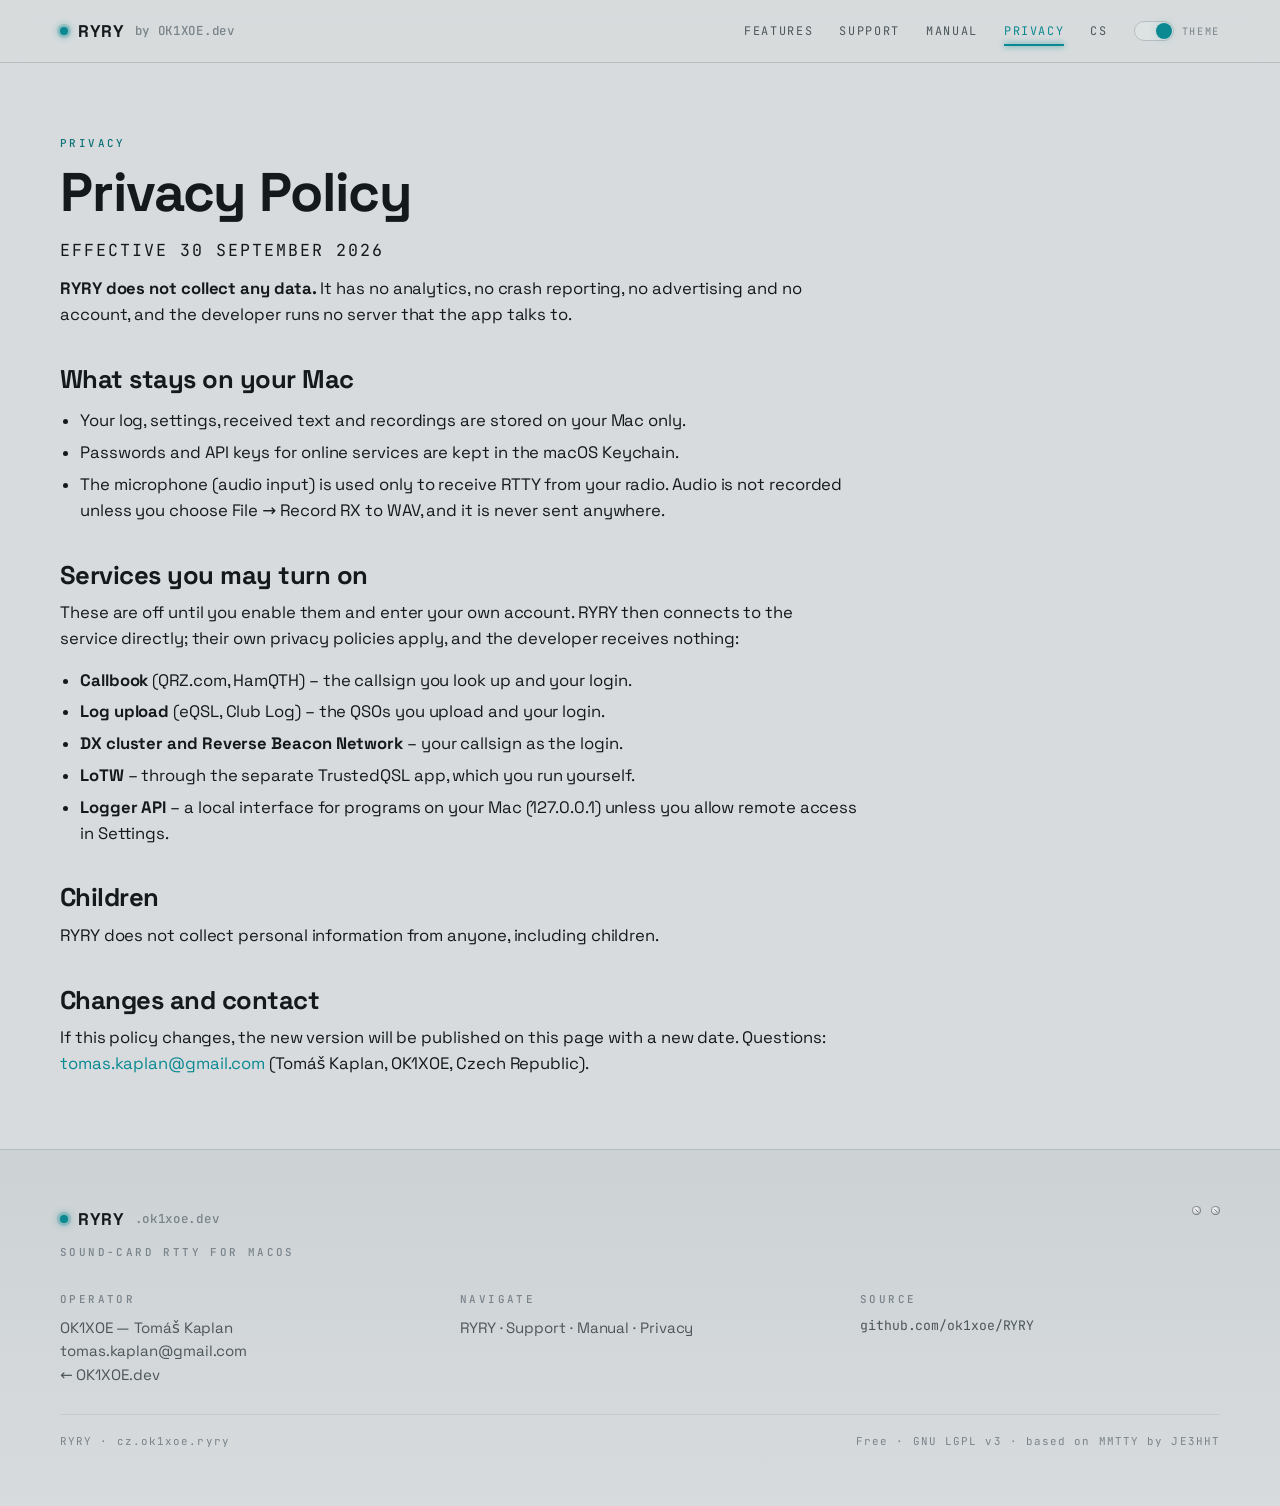
<file: site/privacy.html>
<!doctype html>
<html lang="en">
<head>
<meta charset="utf-8">
<meta name="viewport" content="width=device-width, initial-scale=1">
<title>RYRY — Privacy Policy</title>
<meta name="description" content="RYRY collects no data. What stays on your Mac and which services it contacts only when you turn them on.">
<meta name="theme-color" content="#0A0C0E">
<link rel="icon" href="img/icon-64.png">
<link rel="alternate" hreflang="cs" href="https://ryry.ok1xoe.dev/cs/privacy.html">
<link rel="stylesheet" href="css/site.css">
<link rel="stylesheet" href="css/ryry.css">
</head>
<body data-page="privacy" data-lang="en" data-root=".">
<div id="site-head"></div>
<main class="shell doc">
  <div class="silk silk-sig">Privacy</div>
  <h1>Privacy Policy</h1>
  <p class="meta-date">Effective 30 September 2026</p>

  <p><b>RYRY does not collect any data.</b> It has no analytics, no crash reporting, no advertising and no account,
    and the developer runs no server that the app talks to.</p>

  <h2>What stays on your Mac</h2>
  <ul>
    <li>Your log, settings, received text and recordings are stored on your Mac only.</li>
    <li>Passwords and API keys for online services are kept in the macOS Keychain.</li>
    <li>The microphone (audio input) is used only to receive RTTY from your radio. Audio is not recorded unless you
      choose File → Record RX to WAV, and it is never sent anywhere.</li>
  </ul>

  <h2>Services you may turn on</h2>
  <p>These are off until you enable them and enter your own account. RYRY then connects to the service directly;
    their own privacy policies apply, and the developer receives nothing:</p>
  <ul>
    <li><b>Callbook</b> (QRZ.com, HamQTH) – the callsign you look up and your login.</li>
    <li><b>Log upload</b> (eQSL, Club Log) – the QSOs you upload and your login.</li>
    <li><b>DX cluster and Reverse Beacon Network</b> – your callsign as the login.</li>
    <li><b>LoTW</b> – through the separate TrustedQSL app, which you run yourself.</li>
    <li><b>Logger API</b> – a local interface for programs on your Mac (127.0.0.1) unless you allow remote
      access in Settings.</li>
  </ul>

  <h2>Children</h2>
  <p>RYRY does not collect personal information from anyone, including children.</p>

  <h2>Changes and contact</h2>
  <p>If this policy changes, the new version will be published on this page with a new date. Questions:
    <a href="mailto:tomas.kaplan@gmail.com">tomas.kaplan@gmail.com</a> (Tomáš Kaplan, OK1XOE, Czech Republic).</p>
</main>
<div id="site-foot"></div>
<script src="js/site.js"></script>
</body>
</html>
</file>
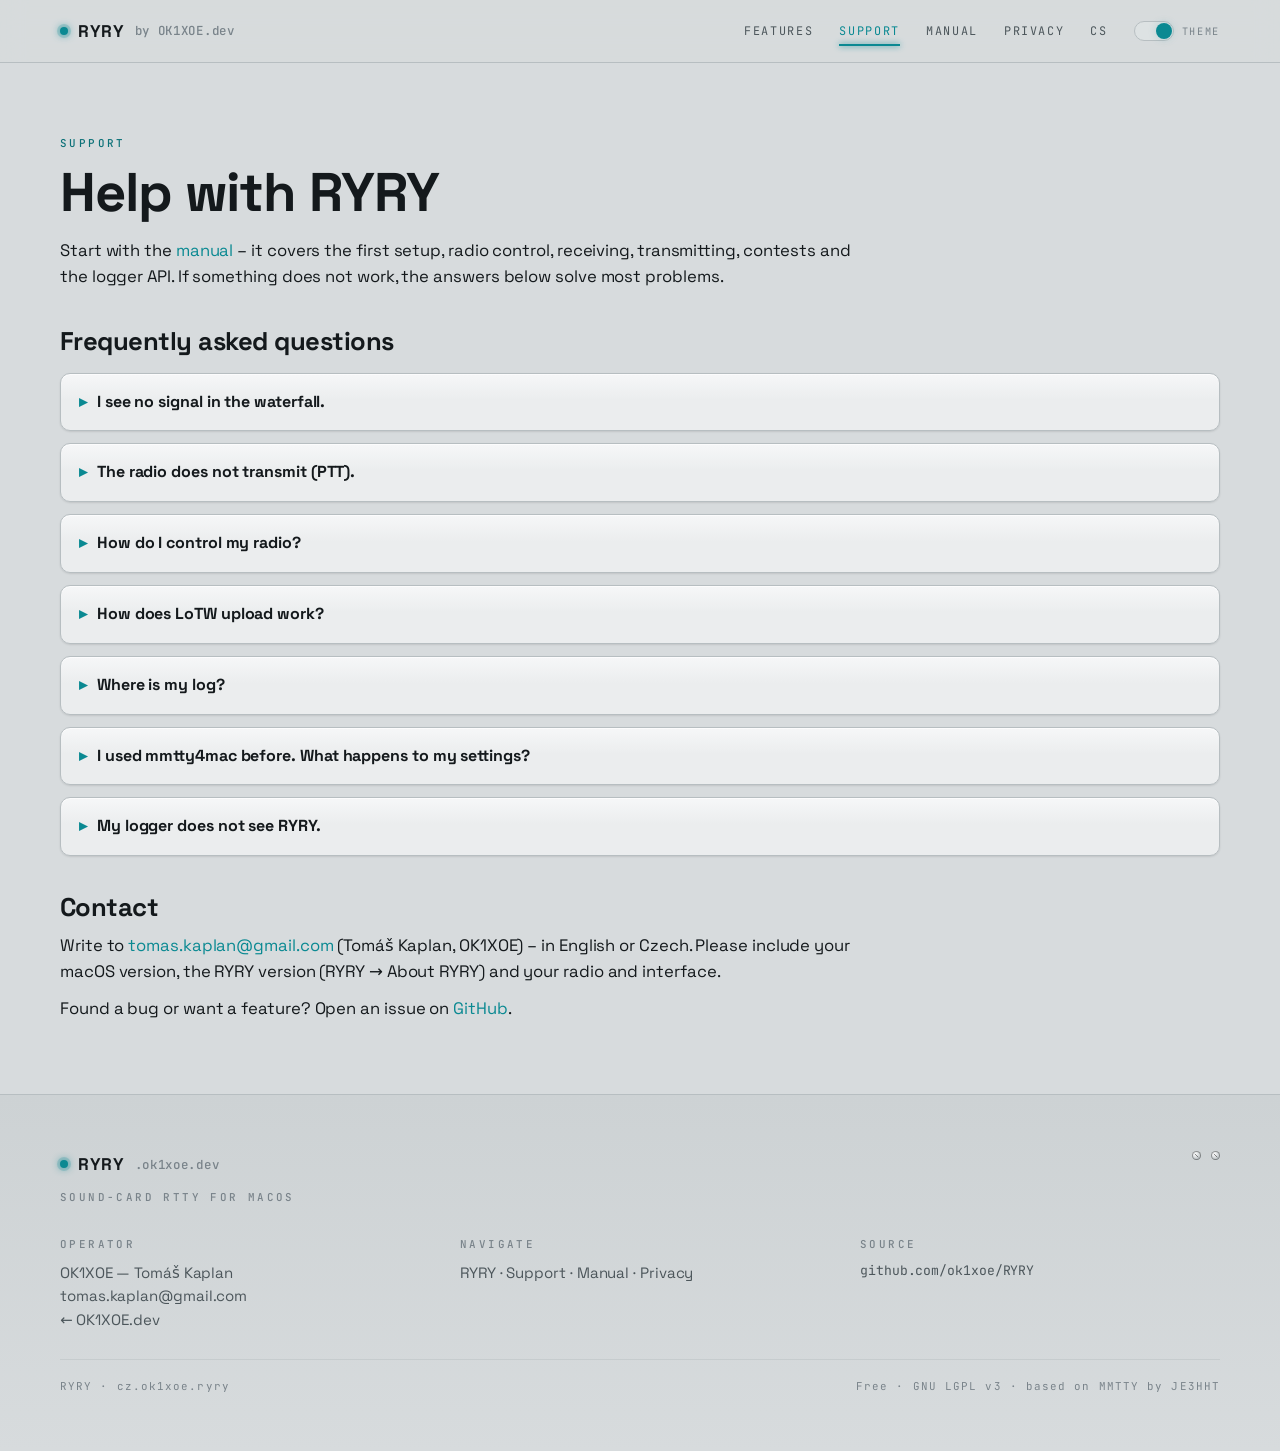
<file: site/support.html>
<!doctype html>
<html lang="en">
<head>
<meta charset="utf-8">
<meta name="viewport" content="width=device-width, initial-scale=1">
<title>RYRY — Support</title>
<meta name="description" content="Help with RYRY, the RTTY app for macOS: audio, PTT, rig control, LoTW, the log folder and moving from mmtty4mac.">
<meta name="theme-color" content="#0A0C0E">
<link rel="icon" href="img/icon-64.png">
<link rel="alternate" hreflang="cs" href="https://ryry.ok1xoe.dev/cs/support.html">
<link rel="stylesheet" href="css/site.css">
<link rel="stylesheet" href="css/ryry.css">
</head>
<body data-page="support" data-lang="en" data-root=".">
<div id="site-head"></div>
<main class="shell doc">
  <div class="silk silk-sig">Support</div>
  <h1>Help with RYRY</h1>
  <p>Start with the <a href="manual/en/index.html">manual</a> – it covers the first setup, radio control, receiving,
    transmitting, contests and the logger API. If something does not work, the answers below solve most problems.</p>

  <h2>Frequently asked questions</h2>
  <div class="faq">
    <details class="faceplate"><summary>I see no signal in the waterfall.</summary>
      <p>Settings → Audio: choose the input of your radio's USB sound card (e.g. “USB Audio CODEC”) and check the level
        in the top bar. The first time, macOS asks for microphone access – if you declined, allow RYRY in System Settings
        → Privacy &amp; Security → Microphone. Without a radio, try Help → Play Demo Signal.</p></details>
    <details class="faceplate"><summary>The radio does not transmit (PTT).</summary>
      <p>Settings → PTT / FSK: choose RTS or DTR on the serial port of your interface, or CAT PTT when the rig is
        controlled over CAT. The CAT port cannot be shared with PTT over RTS/DTR.</p></details>
    <details class="faceplate"><summary>How do I control my radio?</summary>
      <p>Settings → Rig: “CAT via USB (built-in)” for Icom, Yaesu, Kenwood and Elecraft. For other radios start
        hamlib yourself, e.g. <code>rigctld -m &lt;model&gt; -r /dev/cu.X -s &lt;baud&gt;</code>, and choose
        “hamlib rigctld (network)”, or use flrig. The App Store version cannot start rigctld for you.</p></details>
    <details class="faceplate"><summary>How does LoTW upload work?</summary>
      <p>Turn on LoTW in Settings → Online and click L in the Log window. RYRY saves the QSOs not uploaded yet to
        your Downloads folder and opens the file in TrustedQSL, where you sign and send it (the certificate and
        Station Location are set up in TQSL). Then confirm in RYRY and the QSOs are marked as uploaded.</p></details>
    <details class="faceplate"><summary>Where is my log?</summary>
      <p>In the folder shown in Settings → API and log (by default <code>~/Documents/RYRY</code>): a JSONL file and an
        ADIF file any logger can read. macOS lets RYRY into a folder only after you choose it, so RYRY asks once and
        remembers the access. If you refused, the log is inside the app's container – the message in the status bar
        says where.</p></details>
    <details class="faceplate"><summary>I used mmtty4mac before. What happens to my settings?</summary>
      <p>RYRY is the new name of mmtty4mac. On the first launch your settings move over automatically, and RYRY asks
        once for access to your log folder (usually <code>~/Documents/mmtty4mac</code>). Passwords and API keys for
        online services are stored in the Keychain and may have to be entered again.</p></details>
    <details class="faceplate"><summary>My logger does not see RYRY.</summary>
      <p>Choose “fldigi” in the logger: RYRY answers fldigi's XML-RPC on port 7362. Check Settings → API and log that
        the fldigi API is on. By default it listens on this Mac only.</p></details>
  </div>

  <h2>Contact</h2>
  <p>Write to <a href="mailto:tomas.kaplan@gmail.com">tomas.kaplan@gmail.com</a> (Tomáš Kaplan, OK1XOE) – in English
    or Czech. Please include your macOS version, the RYRY version (RYRY → About RYRY) and your radio and interface.</p>
  <p>Found a bug or want a feature? Open an issue on
    <a href="https://github.com/ok1xoe/RYRY/issues">GitHub</a>.</p>
</main>
<div id="site-foot"></div>
<script src="js/site.js"></script>
</body>
</html>
</file>
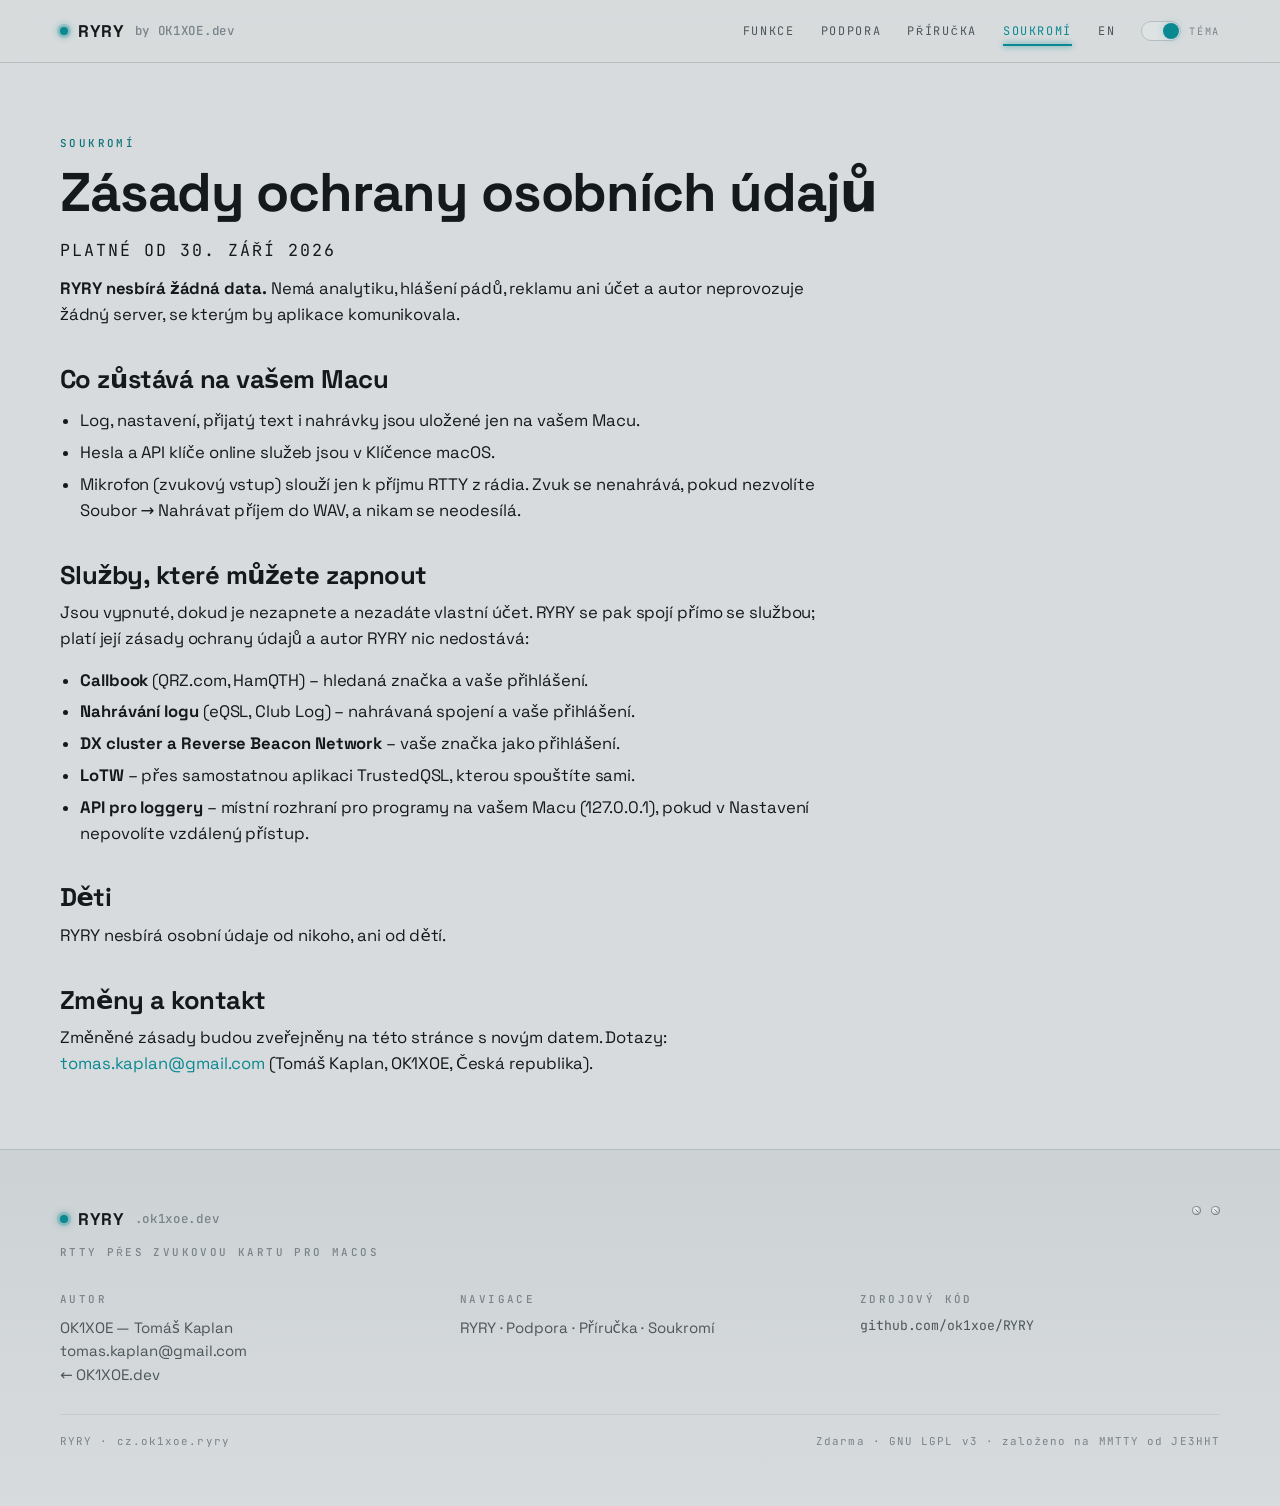
<file: site/cs/privacy.html>
<!doctype html>
<html lang="cs">
<head>
<meta charset="utf-8">
<meta name="viewport" content="width=device-width, initial-scale=1">
<title>RYRY — Zásady ochrany osobních údajů</title>
<meta name="description" content="RYRY nesbírá žádná data. Co zůstává na vašem Macu a se kterými službami se spojí, jen když je zapnete.">
<meta name="theme-color" content="#0A0C0E">
<link rel="icon" href="../img/icon-64.png">
<link rel="alternate" hreflang="en" href="https://ryry.ok1xoe.dev/privacy.html">
<link rel="stylesheet" href="../css/site.css">
<link rel="stylesheet" href="../css/ryry.css">
</head>
<body data-page="privacy" data-lang="cs" data-root="..">
<div id="site-head"></div>
<main class="shell doc">
  <div class="silk silk-sig">Soukromí</div>
  <h1>Zásady ochrany osobních údajů</h1>
  <p class="meta-date">Platné od 30. září 2026</p>

  <p><b>RYRY nesbírá žádná data.</b> Nemá analytiku, hlášení pádů, reklamu ani účet a autor neprovozuje žádný
    server, se kterým by aplikace komunikovala.</p>

  <h2>Co zůstává na vašem Macu</h2>
  <ul>
    <li>Log, nastavení, přijatý text i nahrávky jsou uložené jen na vašem Macu.</li>
    <li>Hesla a API klíče online služeb jsou v Klíčence macOS.</li>
    <li>Mikrofon (zvukový vstup) slouží jen k příjmu RTTY z rádia. Zvuk se nenahrává, pokud nezvolíte Soubor →
      Nahrávat příjem do WAV, a nikam se neodesílá.</li>
  </ul>

  <h2>Služby, které můžete zapnout</h2>
  <p>Jsou vypnuté, dokud je nezapnete a nezadáte vlastní účet. RYRY se pak spojí přímo se službou; platí její zásady
    ochrany údajů a autor RYRY nic nedostává:</p>
  <ul>
    <li><b>Callbook</b> (QRZ.com, HamQTH) – hledaná značka a vaše přihlášení.</li>
    <li><b>Nahrávání logu</b> (eQSL, Club Log) – nahrávaná spojení a vaše přihlášení.</li>
    <li><b>DX cluster a Reverse Beacon Network</b> – vaše značka jako přihlášení.</li>
    <li><b>LoTW</b> – přes samostatnou aplikaci TrustedQSL, kterou spouštíte sami.</li>
    <li><b>API pro loggery</b> – místní rozhraní pro programy na vašem Macu (127.0.0.1), pokud v Nastavení
      nepovolíte vzdálený přístup.</li>
  </ul>

  <h2>Děti</h2>
  <p>RYRY nesbírá osobní údaje od nikoho, ani od dětí.</p>

  <h2>Změny a kontakt</h2>
  <p>Změněné zásady budou zveřejněny na této stránce s novým datem. Dotazy:
    <a href="mailto:tomas.kaplan@gmail.com">tomas.kaplan@gmail.com</a> (Tomáš Kaplan, OK1XOE, Česká republika).</p>
</main>
<div id="site-foot"></div>
<script src="../js/site.js"></script>
</body>
</html>
</file>
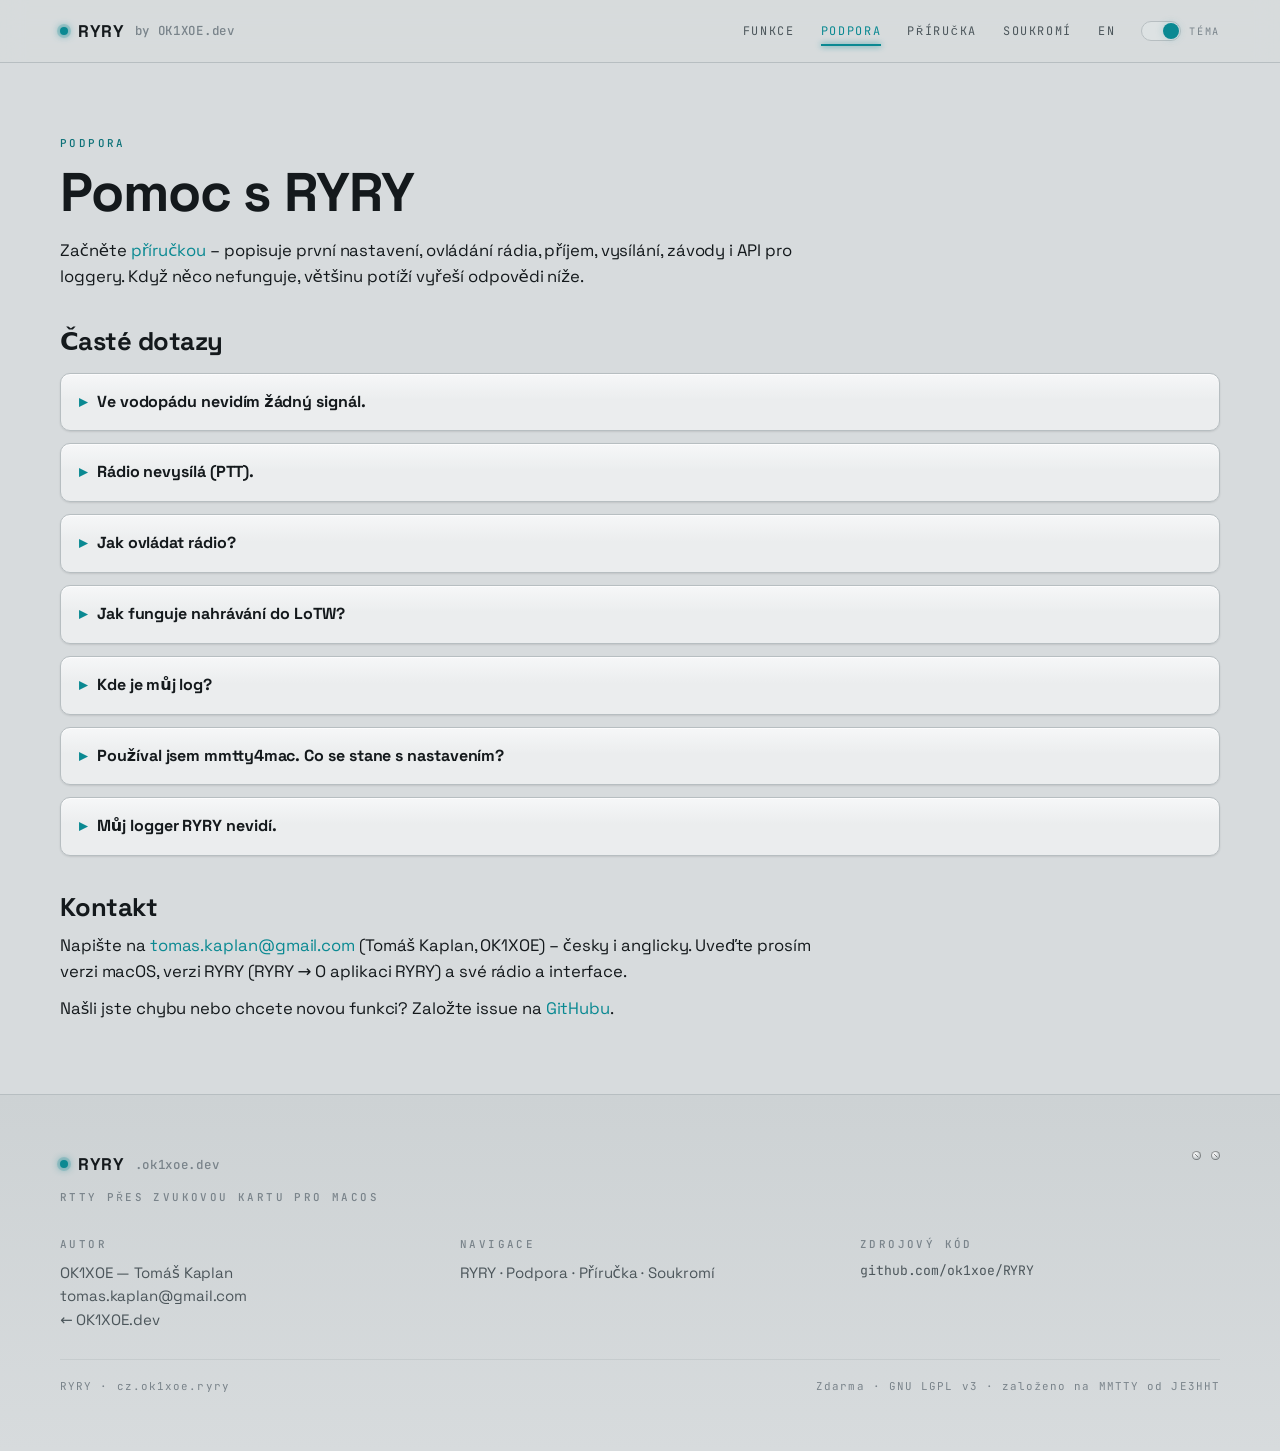
<file: site/cs/support.html>
<!doctype html>
<html lang="cs">
<head>
<meta charset="utf-8">
<meta name="viewport" content="width=device-width, initial-scale=1">
<title>RYRY — Podpora</title>
<meta name="description" content="Pomoc s RYRY, aplikací pro RTTY na macOS: zvuk, PTT, ovládání rádia, LoTW, složka logu a přechod z mmtty4mac.">
<meta name="theme-color" content="#0A0C0E">
<link rel="icon" href="../img/icon-64.png">
<link rel="alternate" hreflang="en" href="https://ryry.ok1xoe.dev/support.html">
<link rel="stylesheet" href="../css/site.css">
<link rel="stylesheet" href="../css/ryry.css">
</head>
<body data-page="support" data-lang="cs" data-root="..">
<div id="site-head"></div>
<main class="shell doc">
  <div class="silk silk-sig">Podpora</div>
  <h1>Pomoc s RYRY</h1>
  <p>Začněte <a href="../manual/cs/index.html">příručkou</a> – popisuje první nastavení, ovládání rádia, příjem,
    vysílání, závody i API pro loggery. Když něco nefunguje, většinu potíží vyřeší odpovědi níže.</p>

  <h2>Časté dotazy</h2>
  <div class="faq">
    <details class="faceplate"><summary>Ve vodopádu nevidím žádný signál.</summary>
      <p>Nastavení → Zvuk: zvolte vstup USB zvukové karty rádia (např. „USB Audio CODEC“) a zkontrolujte úroveň v horní
        liště. Poprvé se macOS zeptá na přístup k mikrofonu – pokud jste ho odmítli, povolte RYRY v Nastavení systému →
        Soukromí a zabezpečení → Mikrofon. Bez rádia vyzkoušejte Nápověda → Přehrát ukázkový signál.</p></details>
    <details class="faceplate"><summary>Rádio nevysílá (PTT).</summary>
      <p>Nastavení → PTT / FSK: zvolte RTS nebo DTR na sériovém portu interfacu, nebo PTT přes CAT, když rig ovládáte
        přes CAT. Port CAT nejde sdílet s PTT přes RTS/DTR.</p></details>
    <details class="faceplate"><summary>Jak ovládat rádio?</summary>
      <p>Nastavení → Rig: „CAT přes USB (vestavěný)“ pro Icom, Yaesu, Kenwood a Elecraft. Pro ostatní rádia spusťte
        hamlib sami, např. <code>rigctld -m &lt;model&gt; -r /dev/cu.X -s &lt;rychlost&gt;</code>, a zvolte
        „hamlib rigctld (síť)“, nebo použijte flrig. Verze z App Store neumí rigctld spustit sama.</p></details>
    <details class="faceplate"><summary>Jak funguje nahrávání do LoTW?</summary>
      <p>Zapněte LoTW v Nastavení → Online a v okně Log klikněte na L. RYRY uloží dosud nenahraná spojení do složky
        Stažené soubory a otevře soubor v TrustedQSL, kde ho podepíšete a odešlete (certifikát a Station Location
        se nastavují v TQSL). Pak odeslání potvrďte v RYRY a spojení se označí jako nahraná.</p></details>
    <details class="faceplate"><summary>Kde je můj log?</summary>
      <p>Ve složce uvedené v Nastavení → API a log (výchozí <code>~/Documents/RYRY</code>): soubor JSONL a soubor ADIF,
        který přečte každý logger. macOS pustí RYRY do složky až po tom, co ji vyberete, proto se RYRY jednou zeptá
        a přístup si zapamatuje. Pokud jste přístup odmítli, log je v kontejneru aplikace – kde přesně, řekne zpráva
        ve stavovém řádku.</p></details>
    <details class="faceplate"><summary>Používal jsem mmtty4mac. Co se stane s nastavením?</summary>
      <p>RYRY je nové jméno mmtty4mac. Při prvním spuštění se nastavení přenese samo a RYRY se jednou zeptá na přístup
        ke složce s logem (obvykle <code>~/Documents/mmtty4mac</code>). Hesla a API klíče online služeb jsou v Klíčence
        a bude je možná potřeba zadat znovu.</p></details>
    <details class="faceplate"><summary>Můj logger RYRY nevidí.</summary>
      <p>V loggeru zvolte „fldigi“: RYRY odpovídá na XML-RPC fldigi na portu 7362. V Nastavení → API a log zkontrolujte,
        že je API fldigi zapnuté. Ve výchozím stavu naslouchá jen na tomto Macu.</p></details>
  </div>

  <h2>Kontakt</h2>
  <p>Napište na <a href="mailto:tomas.kaplan@gmail.com">tomas.kaplan@gmail.com</a> (Tomáš Kaplan, OK1XOE) – česky
    i anglicky. Uveďte prosím verzi macOS, verzi RYRY (RYRY → O aplikaci RYRY) a své rádio a interface.</p>
  <p>Našli jste chybu nebo chcete novou funkci? Založte issue na
    <a href="https://github.com/ok1xoe/RYRY/issues">GitHubu</a>.</p>
</main>
<div id="site-foot"></div>
<script src="../js/site.js"></script>
</body>
</html>
</file>
<file: site/css/site.css>
/* ============================================================
   OK1XOE.dev — "instrument" design system
   Signal / hardware faceplate aesthetic. Dark default + light.
   ============================================================ */

/* ── Fonts (self-hosted, OFL) ── */
@font-face { font-family: "Space Grotesk"; font-style: normal; font-weight: 400;
  font-display: swap; src: url("../assets/fonts/space-grotesk-400.woff2") format("woff2"); }
@font-face { font-family: "Space Grotesk"; font-style: normal; font-weight: 500;
  font-display: swap; src: url("../assets/fonts/space-grotesk-500.woff2") format("woff2"); }
@font-face { font-family: "Space Grotesk"; font-style: normal; font-weight: 700;
  font-display: swap; src: url("../assets/fonts/space-grotesk-700.woff2") format("woff2"); }
@font-face { font-family: "JetBrains Mono"; font-style: normal; font-weight: 400;
  font-display: swap; src: url("../assets/fonts/jetbrains-mono-400.woff2") format("woff2"); }
@font-face { font-family: "JetBrains Mono"; font-style: normal; font-weight: 500;
  font-display: swap; src: url("../assets/fonts/jetbrains-mono-500.woff2") format("woff2"); }
@font-face { font-family: "JetBrains Mono"; font-style: normal; font-weight: 700;
  font-display: swap; src: url("../assets/fonts/jetbrains-mono-700.woff2") format("woff2"); }

/* ── Tokens ── */
:root {
  --bg:        #0A0C0E;
  --bg-2:      #0D1013;
  --panel:     #14181C;   /* faceplate */
  --panel-hi:  #191E23;   /* faceplate top light */
  --screen:    #0B0E10;   /* inset display */
  --line:      #262D33;
  --line-soft: #1B2126;

  --text:      #E7EBED;
  --muted:     #8B959B;
  --faint:     #5B656B;

  --signal:    #34E2E8;   /* electric cyan — the brand signal */
  --signal-dim:#188A90;
  --signal-glow: rgba(52,226,232,.28);

  --led-live:  #43D67F;
  --led-mvp:   #E0A64B;
  --led-dev:   #6C767C;

  --graticule: rgba(52,226,232,.055);
  --bevel-top: rgba(255,255,255,.05);
  --bevel-in:  rgba(0,0,0,.45);
  --screw:     radial-gradient(circle at 38% 34%, #3a4249, #14181c 68%);

  --mono: "JetBrains Mono", ui-monospace, "SF Mono", Menlo, monospace;
  --sans: "Space Grotesk", system-ui, -apple-system, "Segoe UI", Roboto, sans-serif;

  --shell: min(1160px, 92vw);
  --r: 10px;
}

@media (prefers-color-scheme: light) {
  :root {
    --bg:        #D7DBDD;   /* brushed aluminium */
    --bg-2:      #CDD2D4;
    --panel:     #EBEDEE;
    --panel-hi:  #F6F7F8;
    --screen:    #DDE2E3;
    --line:      #B7BEC1;
    --line-soft: #C6CCCE;

    --text:      #14191C;
    --muted:     #4C565B;
    --faint:     #79838A;

    --signal:    #0A8992;
    --signal-dim:#0C7178;
    --signal-glow: rgba(10,137,146,.20);

    --led-live:  #1E9E5A;
    --led-mvp:   #B4791E;
    --led-dev:   #8A949A;

    --graticule: rgba(10,137,146,.08);
    --bevel-top: rgba(255,255,255,.7);
    --bevel-in:  rgba(0,0,0,.10);
    --screw:     radial-gradient(circle at 38% 34%, #ffffff, #b9c0c3 70%);
  }
}
/* explicit toggle wins over system pref */
:root[data-theme="dark"] {
  --bg:#0A0C0E; --bg-2:#0D1013; --panel:#14181C; --panel-hi:#191E23; --screen:#0B0E10;
  --line:#262D33; --line-soft:#1B2126; --text:#E7EBED; --muted:#8B959B; --faint:#5B656B;
  --signal:#34E2E8; --signal-dim:#188A90; --signal-glow:rgba(52,226,232,.28);
  --led-live:#43D67F; --led-mvp:#E0A64B; --led-dev:#6C767C;
  --graticule:rgba(52,226,232,.055); --bevel-top:rgba(255,255,255,.05); --bevel-in:rgba(0,0,0,.45);
  --screw:radial-gradient(circle at 38% 34%, #3a4249, #14181c 68%);
}
:root[data-theme="light"] {
  --bg:#D7DBDD; --bg-2:#CDD2D4; --panel:#EBEDEE; --panel-hi:#F6F7F8; --screen:#DDE2E3;
  --line:#B7BEC1; --line-soft:#C6CCCE; --text:#14191C; --muted:#4C565B; --faint:#79838A;
  --signal:#0A8992; --signal-dim:#0C7178; --signal-glow:rgba(10,137,146,.20);
  --led-live:#1E9E5A; --led-mvp:#B4791E; --led-dev:#8A949A;
  --graticule:rgba(10,137,146,.08); --bevel-top:rgba(255,255,255,.7); --bevel-in:rgba(0,0,0,.10);
  --screw:radial-gradient(circle at 38% 34%, #ffffff, #b9c0c3 70%);
}

/* ── Base ── */
* { box-sizing: border-box; }
html { -webkit-text-size-adjust: 100%; }
body {
  margin: 0; background: var(--bg); color: var(--text);
  font-family: var(--sans); line-height: 1.55; letter-spacing: -.005em;
  -webkit-font-smoothing: antialiased; text-rendering: optimizeLegibility;
  transition: background .25s ease, color .25s ease;
}
a { color: inherit; text-decoration: none; }
h1,h2,h3,h4 { margin: 0; font-weight: 700; text-wrap: balance; letter-spacing: -.02em; line-height: 1.04; }
p { margin: 0; }
img { max-width: 100%; display: block; }
:focus-visible { outline: 2px solid var(--signal); outline-offset: 3px; border-radius: 3px; }

.shell { width: var(--shell); margin-inline: auto; }

/* Silkscreen labels — the instrument's engraved captions */
.silk {
  font-family: var(--mono); font-size: .68rem; font-weight: 500;
  letter-spacing: .22em; text-transform: uppercase; color: var(--faint);
}
.silk-sig { color: var(--signal-dim); }

/* Faceplate — the recurring physical surface */
.faceplate {
  background:
    linear-gradient(180deg, var(--panel-hi), var(--panel) 46%);
  border: 1px solid var(--line);
  border-radius: var(--r);
  box-shadow: inset 0 1px 0 var(--bevel-top), 0 1px 2px var(--bevel-in);
}
.screw { width: 9px; height: 9px; border-radius: 50%; background: var(--screw);
  box-shadow: inset 0 0 0 1px rgba(0,0,0,.35); position: relative; }
.screw::after { content:""; position:absolute; inset:2px; border-radius:50%;
  background: linear-gradient(45deg, transparent 44%, rgba(0,0,0,.45) 46%, rgba(0,0,0,.45) 54%, transparent 56%); }

/* ── Header faceplate ── */
.site-head { position: sticky; top: 0; z-index: 40;
  background: color-mix(in srgb, var(--bg) 86%, transparent);
  backdrop-filter: blur(12px) saturate(1.1);
  border-bottom: 1px solid var(--line); }
.site-head .row { display: flex; align-items: center; gap: 22px; height: 62px; }
.wordmark-sm { display: flex; align-items: center; gap: 10px; font-weight: 700;
  font-size: 1.06rem; letter-spacing: .04em; }
.wordmark-sm .pwr { width: 8px; height: 8px; border-radius: 50%; background: var(--signal);
  box-shadow: 0 0 0 3px var(--signal-glow), 0 0 8px var(--signal); }
.wordmark-sm .tld { color: var(--faint); font-family: var(--mono); font-size: .78rem; font-weight: 500; }
.nav { margin-left: auto; display: flex; align-items: center; gap: 26px; }
.nav a { font-family: var(--mono); font-size: .74rem; letter-spacing: .14em; text-transform: uppercase;
  color: var(--muted); transition: color .16s; }
.nav a:hover, .nav a[aria-current="page"] { color: var(--signal); }
.nav a[aria-current="page"] { position: relative; }
.nav a[aria-current="page"]::after { content:""; position:absolute; left:0; right:0; bottom:-6px;
  height:2px; background: var(--signal); box-shadow: 0 0 6px var(--signal); }

/* Theme switch — a physical toggle */
.tsw { display: inline-flex; align-items: center; gap: 8px; cursor: pointer;
  font-family: var(--mono); font-size: .64rem; letter-spacing: .16em; text-transform: uppercase;
  color: var(--faint); background: none; border: 0; padding: 0; }
.tsw .track { width: 40px; height: 20px; border-radius: 20px; background: var(--screen);
  border: 1px solid var(--line); position: relative; transition: border-color .2s; }
.tsw .knob { position: absolute; top: 1px; left: 1px; width: 16px; height: 16px; border-radius: 50%;
  background: var(--signal); box-shadow: 0 0 8px var(--signal-glow); transition: transform .2s ease; }
:root[data-theme="light"] .tsw .knob, .tsw[data-mode="light"] .knob { transform: translateX(20px); }
.tsw:hover .track { border-color: var(--signal-dim); }

.menu-btn { display: none; }

@media (max-width: 760px) {
  .nav { position: fixed; inset: 62px 0 auto 0; flex-direction: column; align-items: flex-start;
    gap: 0; background: var(--bg); border-bottom: 1px solid var(--line); padding: 8px 4vw 16px;
    transform: translateY(-120%); transition: transform .25s ease; margin: 0; }
  .nav[data-open="true"] { transform: translateY(0); }
  .nav a { padding: 13px 0; font-size: .82rem; width: 100%; border-bottom: 1px solid var(--line-soft); }
  .nav .tsw { padding-top: 14px; }
  .menu-btn { display: inline-flex; margin-left: auto; background: none; border: 0; cursor: pointer;
    color: var(--text); font-family: var(--mono); font-size: .72rem; letter-spacing: .14em;
    text-transform: uppercase; align-items: center; gap: 8px; }
}

/* ── Buttons ── */
.btn { display: inline-flex; align-items: center; gap: 9px; font-family: var(--mono);
  font-size: .76rem; font-weight: 500; letter-spacing: .1em; text-transform: uppercase;
  padding: 12px 18px; border-radius: 7px; border: 1px solid var(--line);
  background: linear-gradient(180deg, var(--panel-hi), var(--panel));
  box-shadow: inset 0 1px 0 var(--bevel-top), 0 1px 2px var(--bevel-in);
  color: var(--text); cursor: pointer; transition: transform .12s, border-color .16s, box-shadow .12s; }
.btn:hover { border-color: var(--signal-dim); transform: translateY(-1px); }
.btn:active { transform: translateY(1px); box-shadow: inset 0 2px 4px var(--bevel-in); }
.btn .arw { color: var(--signal); }
.btn-accent { border-color: var(--signal-dim); color: var(--signal);
  background: linear-gradient(180deg, color-mix(in srgb, var(--signal) 14%, var(--panel)), var(--panel)); }
.btn-accent .arw { color: var(--signal); }

/* ── Section scaffolding ── */
section { padding: clamp(56px, 8vw, 104px) 0; }
.sec-head { margin-bottom: clamp(28px, 4vw, 44px); }
.sec-head .eyebrow { display: flex; align-items: center; gap: 12px; margin-bottom: 16px; }
.sec-head .eyebrow::before { content:""; width: 26px; height: 1px; background: var(--signal); box-shadow: 0 0 6px var(--signal); }
.sec-head h2 { font-size: clamp(1.7rem, 3.6vw, 2.5rem); }
.sec-head .sub { color: var(--muted); margin-top: 12px; max-width: 56ch; font-size: 1.02rem; }

.divider { height: 1px; border: 0; margin: 0; background:
  linear-gradient(90deg, transparent, var(--line) 12%, var(--line) 88%, transparent); }

/* ── Hero / oscilloscope ── */
.hero { position: relative; overflow: hidden; border-bottom: 1px solid var(--line);
  background:
    radial-gradient(120% 90% at 78% 8%, color-mix(in srgb, var(--signal) 8%, transparent), transparent 60%),
    var(--bg); }
#scope { position: absolute; inset: 0; width: 100%; height: 100%; z-index: 0; opacity: .9; }
.hero .shell { position: relative; z-index: 2; padding: clamp(62px, 11vw, 128px) 0 clamp(44px, 7vw, 92px); }
.hero .kick { display: inline-flex; align-items: center; gap: 10px; margin-bottom: 26px; }
.hero .kick .led { width: 7px; height: 7px; border-radius: 50%; background: var(--led-live);
  box-shadow: 0 0 0 3px color-mix(in srgb, var(--led-live) 22%, transparent), 0 0 6px var(--led-live); }
.wordmark { font-weight: 700; line-height: .9; letter-spacing: -.03em;
  font-size: clamp(3.6rem, 15vw, 10.5rem);
  color: var(--text);
  text-shadow: 0 0 26px var(--signal-glow); }
.wordmark .call { position: relative; }
.claim { max-width: 30ch; margin-top: 22px; font-size: clamp(1.12rem, 2.5vw, 1.55rem);
  color: var(--muted); font-weight: 500; letter-spacing: -.01em; }
.claim b { color: var(--text); font-weight: 700; }
.hero .ctas { display: flex; flex-wrap: wrap; gap: 12px; margin-top: 32px; }

/* Readout strip — instrument meters */
.readout { display: grid; grid-template-columns: repeat(4, 1fr); gap: 1px; margin-top: clamp(40px, 6vw, 64px);
  background: var(--line); border: 1px solid var(--line); border-radius: var(--r); overflow: hidden; }
.readout .cell { background: var(--panel); padding: 20px 20px; }
.readout .n { font-family: var(--mono); font-weight: 700; font-size: clamp(1.5rem, 4vw, 2.15rem);
  color: var(--signal); font-variant-numeric: tabular-nums; letter-spacing: -.02em;
  text-shadow: 0 0 16px var(--signal-glow); }
.readout .k { margin-top: 4px; color: var(--muted); font-size: .82rem; }
@media (max-width: 640px) { .readout { grid-template-columns: repeat(2, 1fr); } }

/* ── Module rack (projects) ── */
.rack-label { display: flex; align-items: baseline; gap: 14px; margin: clamp(30px,4vw,42px) 0 18px; }
.rack-label .silk { white-space: nowrap; }
.rack-label .ln { flex: 1; height: 1px; background: var(--line); }
.rack { display: grid; grid-template-columns: repeat(auto-fill, minmax(302px, 1fr)); gap: 15px; }

.module { position: relative; display: flex; flex-direction: column; gap: 14px;
  padding: 18px 18px 16px;
  background: linear-gradient(180deg, var(--panel-hi), var(--panel) 44%);
  border: 1px solid var(--line); border-radius: var(--r);
  box-shadow: inset 0 1px 0 var(--bevel-top), 0 1px 2px var(--bevel-in);
  transition: transform .18s, border-color .18s, box-shadow .18s; }
.module:hover { transform: translateY(-3px); border-color: var(--signal-dim);
  box-shadow: inset 0 1px 0 var(--bevel-top), 0 10px 26px rgba(0,0,0,.28); }
.module .head { display: flex; align-items: flex-start; justify-content: space-between; gap: 10px; }
.module h3 { font-size: 1.1rem; letter-spacing: -.02em; }
.module .cat { font-family: var(--mono); font-size: .6rem; letter-spacing: .18em; text-transform: uppercase;
  color: var(--faint); margin-bottom: 7px; }
/* inset screen */
.module .screen { background: var(--screen); border: 1px solid var(--line-soft); border-radius: 7px;
  padding: 12px 13px; color: var(--muted); font-size: .9rem; min-height: 66px;
  box-shadow: inset 0 1px 6px var(--bevel-in); }
.module .foot { display: flex; align-items: center; justify-content: space-between; gap: 10px;
  margin-top: auto; padding-top: 13px; border-top: 1px solid var(--line-soft); }
.connectors { display: flex; flex-wrap: wrap; gap: 6px; }
.conn { font-family: var(--mono); font-size: .64rem; letter-spacing: .03em; color: var(--muted);
  background: var(--bg-2); border: 1px solid var(--line-soft); border-radius: 4px; padding: 3px 7px; }
.open { font-family: var(--mono); font-size: .66rem; letter-spacing: .12em; text-transform: uppercase;
  color: var(--signal); display: inline-flex; align-items: center; gap: 6px; white-space: nowrap; }

/* Status LED */
.led-stat { display: inline-flex; align-items: center; gap: 7px; font-family: var(--mono);
  font-size: .62rem; letter-spacing: .14em; text-transform: uppercase; white-space: nowrap; }
.led-stat .led { width: 8px; height: 8px; border-radius: 50%; }
.led-stat.live { color: var(--led-live); } .led-stat.live .led { background: var(--led-live);
  box-shadow: 0 0 0 3px color-mix(in srgb, var(--led-live) 20%, transparent), 0 0 6px var(--led-live); }
.led-stat.mvp { color: var(--led-mvp); } .led-stat.mvp .led { background: var(--led-mvp);
  box-shadow: 0 0 0 3px color-mix(in srgb, var(--led-mvp) 20%, transparent), 0 0 6px var(--led-mvp); }
.led-stat.dev { color: var(--led-dev); } .led-stat.dev .led { background: var(--led-dev); }

/* ── Patch bay (stack) ── */
.patchbay { padding: clamp(24px,4vw,34px); }
.patchbay .grp + .grp { margin-top: 22px; }
.patchbay .chips { display: flex; flex-wrap: wrap; gap: 8px; margin-top: 10px; }
.chip { font-family: var(--mono); font-size: .76rem; padding: 7px 12px; border-radius: 6px;
  border: 1px solid var(--line); background: var(--bg-2); color: var(--text); }
.chip.key { border-color: var(--signal-dim); color: var(--signal);
  background: color-mix(in srgb, var(--signal) 8%, var(--bg-2)); }

/* ── Endpoints ── */
.endpoints { display: grid; gap: 0; }
.endpoints .row { display: flex; justify-content: space-between; align-items: baseline; gap: 16px;
  padding: 13px 0; border-top: 1px solid var(--line-soft); font-family: var(--mono); font-size: .86rem; }
.endpoints .row:first-child { border-top: 0; }
.endpoints .svc { color: var(--muted); }
.endpoints .host { color: var(--signal); }

/* ── Work: filter (segmented) ── */
.filter { display: inline-flex; padding: 4px; gap: 4px; border-radius: 9px;
  background: var(--bg-2); border: 1px solid var(--line); box-shadow: inset 0 1px 4px var(--bevel-in); }
.filter button { font-family: var(--mono); font-size: .7rem; letter-spacing: .1em; text-transform: uppercase;
  padding: 8px 15px; border-radius: 6px; border: 1px solid transparent; background: none; color: var(--muted);
  cursor: pointer; transition: color .15s, background .15s, border-color .15s; }
.filter button[aria-pressed="true"] { color: var(--signal); border-color: var(--line);
  background: linear-gradient(180deg, var(--panel-hi), var(--panel)); box-shadow: inset 0 1px 0 var(--bevel-top); }
.count { font-family: var(--mono); font-size: .72rem; color: var(--faint); margin-left: 14px; }

/* ── Project detail ── */
.pj-hero { padding: clamp(48px,7vw,84px) 0 0; }
.pj-back { font-family: var(--mono); font-size: .7rem; letter-spacing: .12em; text-transform: uppercase;
  color: var(--muted); display: inline-flex; gap: 7px; align-items: center; margin-bottom: 26px; }
.pj-back:hover { color: var(--signal); }
.pj-hero h1 { font-size: clamp(2.4rem, 6vw, 4.2rem); margin: 12px 0 0; }
.pj-tagline { color: var(--muted); font-size: clamp(1.1rem,2.4vw,1.4rem); margin-top: 16px; max-width: 46ch;
  font-weight: 500; }
.pj-meta { display: flex; flex-wrap: wrap; gap: 12px 22px; align-items: center; margin-top: 26px; }
.pj-body { display: grid; grid-template-columns: 1.35fr .65fr; gap: clamp(28px,5vw,56px);
  align-items: start; padding: clamp(40px,6vw,72px) 0; }
@media (max-width: 820px) { .pj-body { grid-template-columns: 1fr; } }
.pj-body .prose p { color: var(--text); font-size: 1.06rem; margin-bottom: 16px; }
.pj-body .prose p.lead { font-size: 1.18rem; color: var(--text); }
.features { list-style: none; padding: 0; margin: 22px 0 0; display: grid; gap: 12px; }
.features li { position: relative; padding-left: 24px; color: var(--muted); }
.features li::before { content:"▚"; position: absolute; left: 0; top: 0; color: var(--signal);
  font-family: var(--mono); font-size: .8rem; }
.pj-aside { position: sticky; top: 84px; display: grid; gap: 16px; }
.spec { padding: 18px; }
.spec .k { font-family: var(--mono); font-size: .62rem; letter-spacing: .16em; text-transform: uppercase;
  color: var(--faint); }
.spec .v { margin-top: 5px; margin-bottom: 16px; }
.spec .v:last-child { margin-bottom: 0; }

/* ── Footer back-panel ── */
.backpanel { border-top: 1px solid var(--line); background: linear-gradient(180deg, var(--bg-2), var(--bg)); }
.backpanel .shell { padding: clamp(38px,5vw,56px) 0; }
.bp-top { display: flex; justify-content: space-between; align-items: flex-start; gap: 24px; flex-wrap: wrap; }
.bp-grid { display: grid; grid-template-columns: repeat(3, minmax(0,1fr)); gap: 26px 40px; margin-top: 30px; }
@media (max-width: 640px) { .bp-grid { grid-template-columns: 1fr; gap: 20px; } }
.bp-grid .k { margin-bottom: 8px; }
.bp-grid .v { color: var(--muted); font-size: .94rem; }
.bp-grid a:hover { color: var(--signal); }
.bp-screws { display: flex; gap: 10px; }
.serial { font-family: var(--mono); font-size: .68rem; color: var(--faint); letter-spacing: .1em;
  margin-top: 28px; padding-top: 18px; border-top: 1px solid var(--line-soft);
  display: flex; justify-content: space-between; gap: 16px; flex-wrap: wrap; }
.serial a { color: var(--signal-dim); } .serial a:hover { color: var(--signal); }

/* ── Motion ── */
@media (prefers-reduced-motion: reduce) {
  *, *::before, *::after { animation: none !important; transition: none !important; }
}
</file>
<file: site/css/ryry.css>
/* RYRY — product additions on top of the OK1XOE.dev "instrument" design system (css/site.css). */

/* hero: the app icon next to the wordmark */
.hero .brand { display: flex; align-items: center; gap: clamp(16px, 3vw, 30px); flex-wrap: wrap; }
.hero .brand img { width: clamp(84px, 13vw, 150px); height: auto; filter: drop-shadow(0 10px 30px rgba(0,0,0,.45)); }
.hero .claim { max-width: 34ch; }

/* App Store button: the accent button with an Apple-style two-line label */
.btn-store { flex-direction: column; align-items: flex-start; gap: 2px; padding: 10px 18px; text-transform: none; letter-spacing: 0; }
.btn-store .small { font-size: .64rem; letter-spacing: .14em; text-transform: uppercase; color: var(--muted); }
.btn-store .big { font-family: var(--sans); font-size: 1.05rem; font-weight: 700; color: var(--signal); }

/* screenshots in inset "screen" frames */
.screens { display: grid; gap: 18px; grid-template-columns: 1fr; }
.screens .shot { margin: 0; padding: 12px; }
.screens .shot img { border-radius: 6px; border: 1px solid var(--line-soft); background: var(--screen); width: 100%; height: auto; }
.screens .shot figcaption { margin-top: 10px; color: var(--muted); font-size: .9rem; }
.screens .row3 { display: grid; gap: 18px; grid-template-columns: repeat(3, minmax(0, 1fr)); }
@media (max-width: 820px) { .screens .row3 { grid-template-columns: 1fr; } }

/* module rack without links (feature list) */
.module.static { cursor: default; }
.module.static:hover { transform: none; border-color: var(--line); box-shadow: inset 0 1px 0 var(--bevel-top), 0 1px 2px var(--bevel-in); }
.module .screen ul { margin: 0; padding-left: 18px; }
.module .screen li + li { margin-top: 4px; }

/* long-form pages (support, privacy) */
.doc { padding: clamp(40px, 6vw, 72px) 0; }
.doc h1 { font-size: clamp(2.2rem, 5vw, 3.4rem); margin: 12px 0 18px; }
.doc h2 { font-size: clamp(1.25rem, 2.4vw, 1.6rem); margin: 38px 0 12px; }
.doc p, .doc li { color: var(--text); font-size: 1.04rem; max-width: 72ch; }
.doc p + p { margin-top: 12px; }
.doc ul { padding-left: 20px; }
.doc li + li { margin-top: 6px; }
.doc a { color: var(--signal); }
.doc a:hover { text-decoration: underline; }
.doc code, .doc kbd { font-family: var(--mono); font-size: .9em; background: var(--bg-2); border: 1px solid var(--line-soft);
  border-radius: 4px; padding: 1px 6px; }
.faq { display: grid; gap: 12px; margin-top: 18px; }
.faq details { padding: 16px 18px; }
.faq summary { cursor: pointer; font-weight: 700; list-style: none; display: flex; gap: 10px; align-items: baseline; }
.faq summary::before { content: "▸"; color: var(--signal); font-family: var(--mono); transition: transform .15s; }
.faq details[open] summary::before { transform: rotate(90deg); }
.faq details p { margin-top: 10px; color: var(--muted); }
.meta-date { font-family: var(--mono); font-size: .72rem; letter-spacing: .12em; text-transform: uppercase; color: var(--faint); }
</file>
<file: docs/html/style.css>
/* RYRY – dokumentace / documentation */
:root {
  --bg: #fbfbfd; --fg: #1d1d1f; --muted: #6e6e73; --line: #e3e3e8; --card: #ffffff;
  --accent: #0a6cff; --code: #f2f2f5; --warn: #b25e00; --shadow: 0 6px 24px rgba(0,0,0,.10);
}
@media (prefers-color-scheme: dark) {
  :root:not([data-theme="light"]) {
    --bg: #161618; --fg: #ececf0; --muted: #a0a0a8; --line: #2e2e33; --card: #1f1f22;
    --accent: #4c9dff; --code: #26262a; --warn: #ffb347; --shadow: 0 6px 24px rgba(0,0,0,.5);
  }
}
* { box-sizing: border-box; }
html { scroll-behavior: smooth; }
body { margin: 0; background: var(--bg); color: var(--fg);
       font: 16px/1.6 -apple-system, BlinkMacSystemFont, "SF Pro Text", "Helvetica Neue", Arial, sans-serif; }
a { color: var(--accent); text-decoration: none; }
a:hover { text-decoration: underline; }
code, kbd { font: 0.9em ui-monospace, "SF Mono", Menlo, monospace; background: var(--code);
            padding: 0.1em 0.35em; border-radius: 4px; }
kbd { border: 1px solid var(--line); border-bottom-width: 2px; }

header.top { position: sticky; top: 0; z-index: 10; background: color-mix(in srgb, var(--bg) 88%, transparent);
             backdrop-filter: blur(12px); border-bottom: 1px solid var(--line); }
header.top .in { max-width: 1240px; margin: 0 auto; padding: 12px 20px; display: flex; align-items: center; gap: 14px; }
header.top img.icon { width: 34px; height: 34px; border-radius: 8px; }
header.top .brand { font-weight: 700; font-size: 18px; }
header.top .ver { color: var(--muted); font-size: 14px; }
header.top .lang { margin-left: auto; font-size: 14px; }
header.top .lang a, header.top .lang span { padding: 4px 10px; border-radius: 6px; }
header.top .lang span { background: var(--code); font-weight: 600; }

.wrap { max-width: 1240px; margin: 0 auto; padding: 0 20px; display: grid; grid-template-columns: 230px minmax(0, 1fr); gap: 40px; }
nav.toc { position: sticky; top: 72px; align-self: start; max-height: calc(100vh - 90px); overflow: auto; padding: 24px 0; font-size: 14px; }
nav.toc ol { list-style: none; margin: 0; padding: 0; }
nav.toc li { margin: 2px 0; }
nav.toc a { display: block; padding: 4px 10px; border-radius: 6px; color: var(--fg); }
nav.toc a:hover { background: var(--code); text-decoration: none; }
main { padding: 24px 0 80px; min-width: 0; }

.hero { padding: 28px 0 8px; }
.hero h1 { font-size: 40px; line-height: 1.15; margin: 0 0 10px; letter-spacing: -0.02em; }
.hero p.lead { font-size: 19px; color: var(--muted); margin: 0 0 18px; max-width: 760px; }
.pills { display: flex; flex-wrap: wrap; gap: 8px; margin: 0 0 8px; padding: 0; list-style: none; }
.pills li { background: var(--code); border-radius: 999px; padding: 4px 12px; font-size: 14px; }

section { padding-top: 28px; }
h2 { font-size: 28px; margin: 24px 0 10px; letter-spacing: -0.01em; scroll-margin-top: 80px; }
h3 { font-size: 20px; margin: 22px 0 6px; scroll-margin-top: 80px; }
p, ul, ol, table { max-width: 820px; }

figure { margin: 18px 0 26px; }
figure a { display: inline-block; max-width: 100%; }
figure img { max-width: 100%; height: auto; border-radius: 10px; box-shadow: var(--shadow); border: 1px solid var(--line); display: block; }
figure.half img { max-width: 520px; width: 100%; }
figcaption { color: var(--muted); font-size: 14px; margin-top: 8px; max-width: 820px; }
.gallery { display: grid; grid-template-columns: repeat(auto-fill, minmax(260px, 1fr)); gap: 18px; margin: 16px 0 26px; }
.gallery figure { margin: 0; }

table { border-collapse: collapse; width: 100%; margin: 12px 0 20px; font-size: 15px; }
th, td { text-align: left; vertical-align: top; padding: 8px 10px; border-bottom: 1px solid var(--line); }
th { font-weight: 600; background: var(--code); }
.note { border-left: 4px solid var(--accent); background: var(--card); padding: 10px 14px; border-radius: 6px; max-width: 820px; box-shadow: var(--shadow); }
.note.warn { border-color: var(--warn); }
footer { color: var(--muted); font-size: 14px; border-top: 1px solid var(--line); margin-top: 50px; padding-top: 16px; }

@media (max-width: 900px) {
  .wrap { grid-template-columns: 1fr; gap: 0; }
  nav.toc { position: static; max-height: none; padding: 16px 0 0; border-bottom: 1px solid var(--line); }
  nav.toc ol { columns: 2; }
  .hero h1 { font-size: 30px; }
}
@media (max-width: 520px) { nav.toc ol { columns: 1; } header.top .ver { display: none; } }
</file>
<file: site/manual/style.css>
/* RYRY – dokumentace / documentation */
:root {
  --bg: #fbfbfd; --fg: #1d1d1f; --muted: #6e6e73; --line: #e3e3e8; --card: #ffffff;
  --accent: #0a6cff; --code: #f2f2f5; --warn: #b25e00; --shadow: 0 6px 24px rgba(0,0,0,.10);
}
@media (prefers-color-scheme: dark) {
  :root:not([data-theme="light"]) {
    --bg: #161618; --fg: #ececf0; --muted: #a0a0a8; --line: #2e2e33; --card: #1f1f22;
    --accent: #4c9dff; --code: #26262a; --warn: #ffb347; --shadow: 0 6px 24px rgba(0,0,0,.5);
  }
}
* { box-sizing: border-box; }
html { scroll-behavior: smooth; }
body { margin: 0; background: var(--bg); color: var(--fg);
       font: 16px/1.6 -apple-system, BlinkMacSystemFont, "SF Pro Text", "Helvetica Neue", Arial, sans-serif; }
a { color: var(--accent); text-decoration: none; }
a:hover { text-decoration: underline; }
code, kbd { font: 0.9em ui-monospace, "SF Mono", Menlo, monospace; background: var(--code);
            padding: 0.1em 0.35em; border-radius: 4px; }
kbd { border: 1px solid var(--line); border-bottom-width: 2px; }

header.top { position: sticky; top: 0; z-index: 10; background: color-mix(in srgb, var(--bg) 88%, transparent);
             backdrop-filter: blur(12px); border-bottom: 1px solid var(--line); }
header.top .in { max-width: 1240px; margin: 0 auto; padding: 12px 20px; display: flex; align-items: center; gap: 14px; }
header.top img.icon { width: 34px; height: 34px; border-radius: 8px; }
header.top .brand { font-weight: 700; font-size: 18px; }
header.top .ver { color: var(--muted); font-size: 14px; }
header.top .lang { margin-left: auto; font-size: 14px; }
header.top .lang a, header.top .lang span { padding: 4px 10px; border-radius: 6px; }
header.top .lang span { background: var(--code); font-weight: 600; }

.wrap { max-width: 1240px; margin: 0 auto; padding: 0 20px; display: grid; grid-template-columns: 230px minmax(0, 1fr); gap: 40px; }
nav.toc { position: sticky; top: 72px; align-self: start; max-height: calc(100vh - 90px); overflow: auto; padding: 24px 0; font-size: 14px; }
nav.toc ol { list-style: none; margin: 0; padding: 0; }
nav.toc li { margin: 2px 0; }
nav.toc a { display: block; padding: 4px 10px; border-radius: 6px; color: var(--fg); }
nav.toc a:hover { background: var(--code); text-decoration: none; }
main { padding: 24px 0 80px; min-width: 0; }

.hero { padding: 28px 0 8px; }
.hero h1 { font-size: 40px; line-height: 1.15; margin: 0 0 10px; letter-spacing: -0.02em; }
.hero p.lead { font-size: 19px; color: var(--muted); margin: 0 0 18px; max-width: 760px; }
.pills { display: flex; flex-wrap: wrap; gap: 8px; margin: 0 0 8px; padding: 0; list-style: none; }
.pills li { background: var(--code); border-radius: 999px; padding: 4px 12px; font-size: 14px; }

section { padding-top: 28px; }
h2 { font-size: 28px; margin: 24px 0 10px; letter-spacing: -0.01em; scroll-margin-top: 80px; }
h3 { font-size: 20px; margin: 22px 0 6px; scroll-margin-top: 80px; }
p, ul, ol, table { max-width: 820px; }

figure { margin: 18px 0 26px; }
figure a { display: inline-block; max-width: 100%; }
figure img { max-width: 100%; height: auto; border-radius: 10px; box-shadow: var(--shadow); border: 1px solid var(--line); display: block; }
figure.half img { max-width: 520px; width: 100%; }
figcaption { color: var(--muted); font-size: 14px; margin-top: 8px; max-width: 820px; }
.gallery { display: grid; grid-template-columns: repeat(auto-fill, minmax(260px, 1fr)); gap: 18px; margin: 16px 0 26px; }
.gallery figure { margin: 0; }

table { border-collapse: collapse; width: 100%; margin: 12px 0 20px; font-size: 15px; }
th, td { text-align: left; vertical-align: top; padding: 8px 10px; border-bottom: 1px solid var(--line); }
th { font-weight: 600; background: var(--code); }
.note { border-left: 4px solid var(--accent); background: var(--card); padding: 10px 14px; border-radius: 6px; max-width: 820px; box-shadow: var(--shadow); }
.note.warn { border-color: var(--warn); }
footer { color: var(--muted); font-size: 14px; border-top: 1px solid var(--line); margin-top: 50px; padding-top: 16px; }

@media (max-width: 900px) {
  .wrap { grid-template-columns: 1fr; gap: 0; }
  nav.toc { position: static; max-height: none; padding: 16px 0 0; border-bottom: 1px solid var(--line); }
  nav.toc ol { columns: 2; }
  .hero h1 { font-size: 30px; }
}
@media (max-width: 520px) { nav.toc ol { columns: 1; } header.top .ver { display: none; } }
</file>
<file: site/manual/bridge.css>
/* RYRY manual on ryry.ok1xoe.dev: maps the manual's own tokens (docs/html/style.css) onto the
   OK1XOE.dev "instrument" design – same colours, fonts and theme toggle as the rest of the site. */
@font-face { font-family: "Space Grotesk"; font-weight: 400; font-display: swap; src: url("../assets/fonts/space-grotesk-400.woff2") format("woff2"); }
@font-face { font-family: "Space Grotesk"; font-weight: 700; font-display: swap; src: url("../assets/fonts/space-grotesk-700.woff2") format("woff2"); }
@font-face { font-family: "JetBrains Mono"; font-weight: 500; font-display: swap; src: url("../assets/fonts/jetbrains-mono-500.woff2") format("woff2"); }

:root, :root:not([data-theme="light"]) {
  --bg: #0A0C0E; --fg: #E7EBED; --muted: #8B959B; --line: #262D33; --card: #14181C;
  --accent: #34E2E8; --code: #0D1013; --warn: #E0A64B; --shadow: 0 10px 26px rgba(0,0,0,.28);
}
@media (prefers-color-scheme: light) {
  :root:not([data-theme="dark"]) {
    --bg: #D7DBDD; --fg: #14191C; --muted: #4C565B; --line: #B7BEC1; --card: #EBEDEE;
    --accent: #0A8992; --code: #CDD2D4; --warn: #B4791E; --shadow: 0 6px 18px rgba(0,0,0,.10);
  }
}
:root[data-theme="light"] {
  --bg: #D7DBDD; --fg: #14191C; --muted: #4C565B; --line: #B7BEC1; --card: #EBEDEE;
  --accent: #0A8992; --code: #CDD2D4; --warn: #B4791E; --shadow: 0 6px 18px rgba(0,0,0,.10);
}
body { font-family: "Space Grotesk", system-ui, -apple-system, sans-serif; letter-spacing: -.005em; }
h1, h2, h3 { letter-spacing: -.02em; }
code, kbd { font-family: "JetBrains Mono", ui-monospace, "SF Mono", Menlo, monospace; }
header.top .brand::after { content: " · ryry.ok1xoe.dev"; font-family: "JetBrains Mono", monospace; font-weight: 500;
  font-size: .72em; color: var(--muted); }
header.top .home { font-family: "JetBrains Mono", monospace; font-size: 13px; letter-spacing: .12em;
  text-transform: uppercase; color: var(--muted); margin-left: 8px; }
header.top .home:hover { color: var(--accent); text-decoration: none; }
@media (max-width: 640px) {
  header.top .brand::after, header.top .ver { display: none; }
  header.top .in { flex-wrap: wrap; }
}
/* narrow screens: wide tables and code scroll inside themselves, not the whole page */
@media (max-width: 640px) {
  table, pre { display: block; max-width: 100%; overflow-x: auto; }
  img { max-width: 100%; height: auto; }
  body { overflow-wrap: anywhere; }
}
</file>
